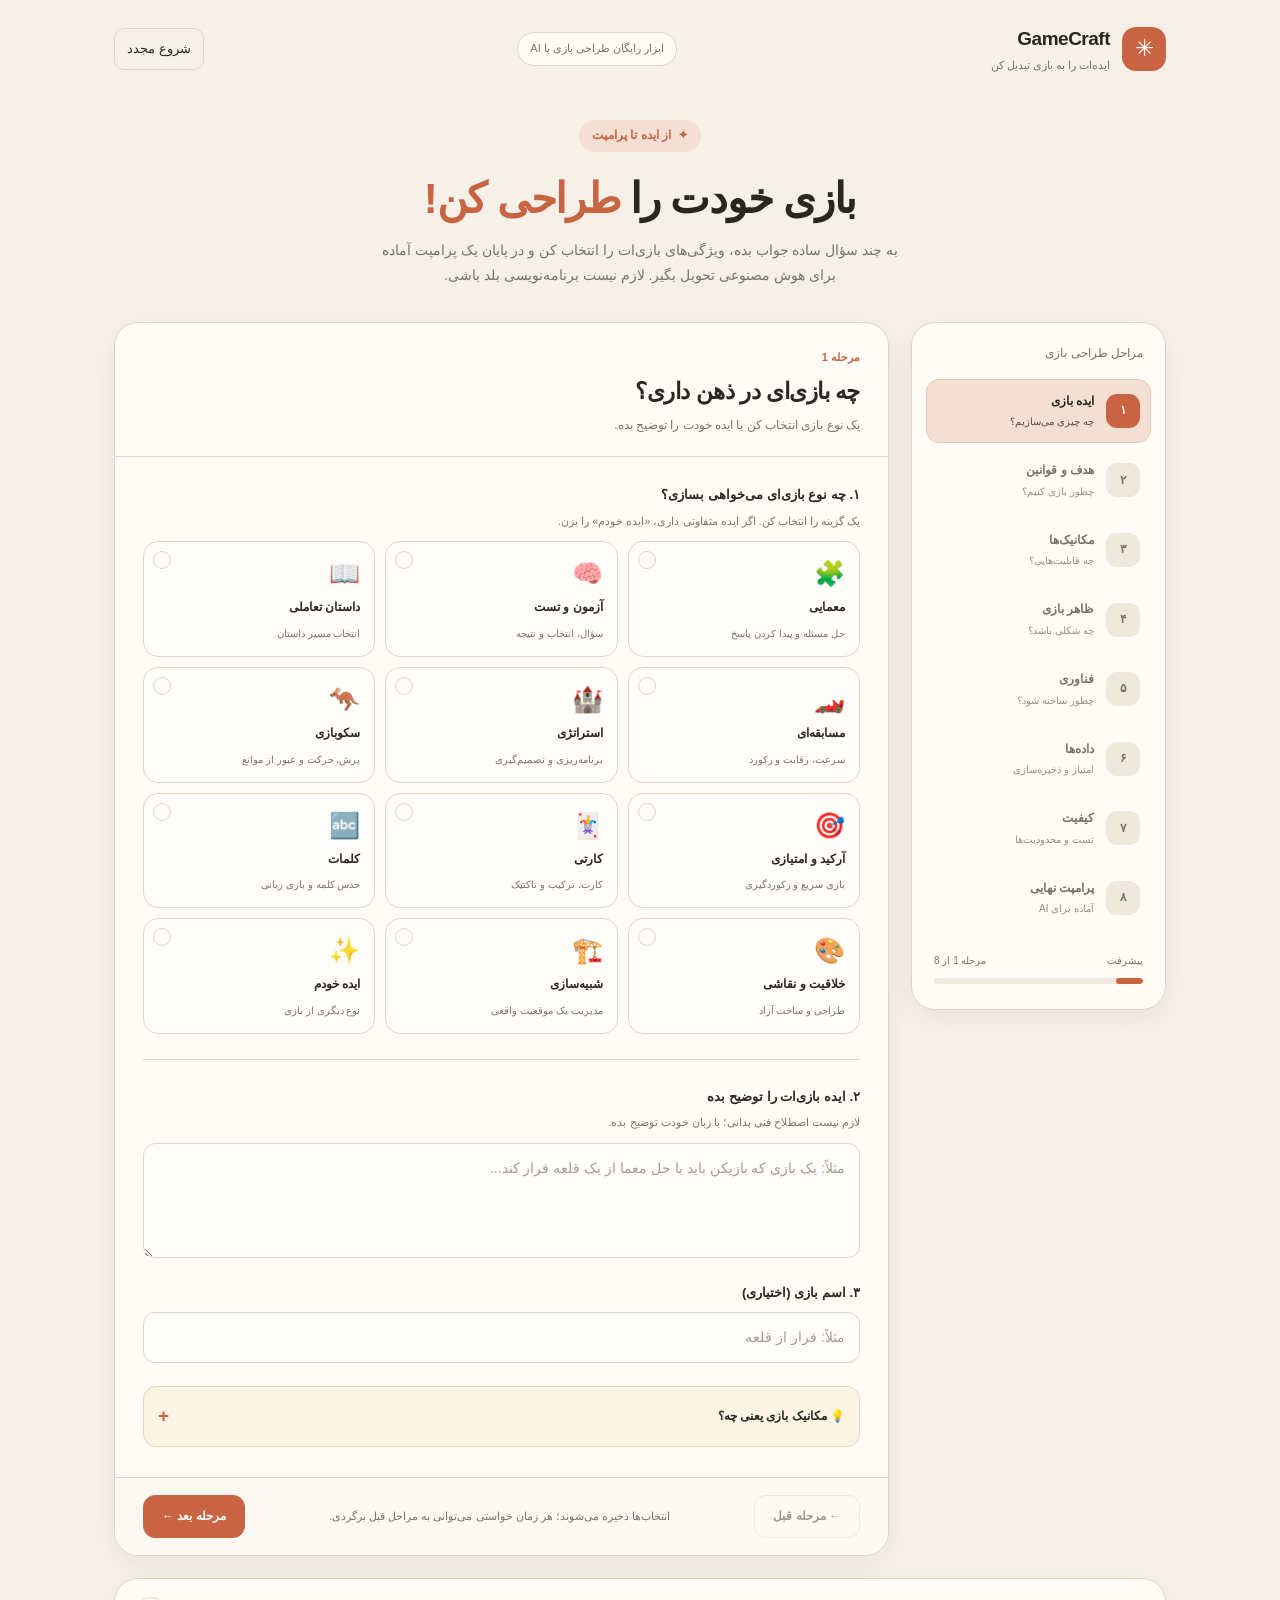
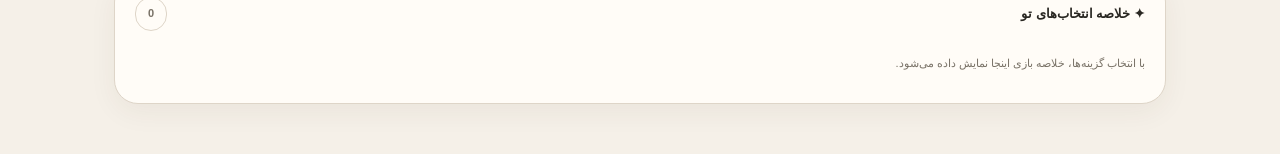
<file: projects/game-craft/game-craft.html>
<!DOCTYPE html>
<html lang="fa" dir="rtl">
<head>
<meta charset="UTF-8">
<meta name="viewport" content="width=device-width, initial-scale=1.0">
<meta name="theme-color" content="#F5F0E8">
<title>GameCraft — سازنده پرامپت بازی</title>

<style>
/* =========================================
   1. DESIGN TOKENS
   Claude-inspired warm visual theme
========================================= */
:root {
  --bg: #F5F0E8;
  --surface: #FFFCF7;
  --surface-2: #EFE8DD;
  --text: #292722;
  --muted: #797267;
  --border: #DED5C8;
  --primary: #C96442;
  --primary-hover: #AE5032;
  --primary-soft: #F4DFD4;
  --success: #47745A;
  --radius-sm: 10px;
  --radius-md: 16px;
  --radius-lg: 24px;
  --shadow: 0 8px 28px rgba(60, 45, 30, .06);
  --font: Tahoma, Arial, sans-serif;
}

* {
  box-sizing: border-box;
}

html {
  scroll-behavior: smooth;
}

body {
  margin: 0;
  background: var(--bg);
  color: var(--text);
  font-family: var(--font);
  font-size: 14px;
  line-height: 1.8;
}

button,
input,
textarea,
select {
  font: inherit;
}

button {
  cursor: pointer;
}

button:focus-visible,
input:focus-visible,
textarea:focus-visible,
select:focus-visible {
  outline: 3px solid rgba(201, 100, 66, .35);
  outline-offset: 3px;
}

button:disabled {
  opacity: .45;
  cursor: not-allowed;
}

.hidden {
  display: none !important;
}

/* =========================================
   2. APP HEADER
========================================= */
.app-header {
  max-width: 1100px;
  margin: auto;
  padding: 22px 24px;
  display: flex;
  align-items: center;
  justify-content: space-between;
  gap: 16px;
}

.brand {
  display: flex;
  align-items: center;
  gap: 12px;
}

.brand-icon {
  width: 44px;
  height: 44px;
  display: grid;
  place-items: center;
  background: var(--primary);
  color: white;
  border-radius: 14px;
  font-size: 23px;
}

.brand-name {
  font-size: 19px;
  font-weight: 800;
  letter-spacing: -.5px;
}

.brand-caption {
  color: var(--muted);
  font-size: 11px;
}

.header-badge {
  border: 1px solid var(--border);
  background: var(--surface);
  color: var(--muted);
  border-radius: 30px;
  padding: 6px 12px;
  font-size: 11px;
}

/* =========================================
   3. PAGE LAYOUT
========================================= */
.app-container {
  max-width: 1100px;
  margin: 10px auto 50px;
  padding: 0 24px;
}

.hero {
  text-align: center;
  max-width: 650px;
  margin: 22px auto 34px;
}

.hero-label {
  display: inline-flex;
  align-items: center;
  gap: 7px;
  color: var(--primary);
  background: var(--primary-soft);
  padding: 5px 13px;
  border-radius: 30px;
  font-size: 12px;
  font-weight: bold;
}

.hero h1 {
  font-size: clamp(27px, 4vw, 42px);
  line-height: 1.5;
  letter-spacing: -1.2px;
  margin: 15px 0 8px;
}

.hero h1 span {
  color: var(--primary);
}

.hero p {
  color: var(--muted);
  font-size: 14px;
  max-width: 530px;
  margin: auto;
}

/* =========================================
   4. WIZARD SHELL
========================================= */
.wizard-layout {
  display: grid;
  grid-template-columns: 255px minmax(0, 1fr);
  gap: 22px;
  align-items: start;
}

.sidebar,
.wizard-card,
.summary-card {
  background: var(--surface);
  border: 1px solid var(--border);
  border-radius: var(--radius-lg);
  box-shadow: var(--shadow);
}

/* =========================================
   5. SIDEBAR / STEPPER
========================================= */
.sidebar {
  padding: 20px 14px;
  position: sticky;
  top: 16px;
}

.sidebar-title {
  font-size: 12px;
  color: var(--muted);
  margin: 0 8px 14px;
}

.steps-list {
  display: flex;
  flex-direction: column;
  gap: 5px;
}

.step-item {
  display: flex;
  align-items: center;
  gap: 12px;
  width: 100%;
  padding: 11px 10px;
  border: 1px solid transparent;
  background: transparent;
  color: var(--muted);
  text-align: right;
  border-radius: 13px;
  transition: background .2s, color .2s;
}

.step-item:hover {
  background: var(--surface-2);
}

.step-item.active {
  background: var(--primary-soft);
  border-color: #E8C7B8;
  color: var(--text);
}

.step-item.completed .step-number {
  background: var(--success);
  color: white;
}

.step-number {
  width: 34px;
  height: 34px;
  flex: 0 0 34px;
  display: grid;
  place-items: center;
  border-radius: 11px;
  background: var(--surface-2);
  color: var(--muted);
  font-size: 12px;
  font-weight: bold;
}

.step-item.active .step-number {
  background: var(--primary);
  color: white;
}

.step-label {
  font-size: 12px;
  font-weight: bold;
}

.step-description {
  font-size: 10px;
  opacity: .8;
  margin-top: 1px;
}

.sidebar-progress {
  margin: 22px 8px 5px;
}

.progress-meta {
  display: flex;
  justify-content: space-between;
  color: var(--muted);
  font-size: 10px;
  margin-bottom: 8px;
}

.progress-track {
  height: 6px;
  background: var(--surface-2);
  border-radius: 10px;
  overflow: hidden;
}

.progress-fill {
  height: 100%;
  width: 0%;
  background: var(--primary);
  border-radius: inherit;
  transition: width .3s ease;
}

/* =========================================
   6. MAIN WIZARD CARD
========================================= */
.wizard-card {
  min-width: 0;
  overflow: hidden;
}

.wizard-card-header {
  padding: 25px 28px 20px;
  border-bottom: 1px solid var(--border);
}

.step-kicker {
  color: var(--primary);
  font-size: 11px;
  font-weight: bold;
  margin-bottom: 5px;
}

.step-heading {
  margin: 0;
  font-size: 23px;
  line-height: 1.6;
  letter-spacing: -.5px;
}

.step-subtitle {
  color: var(--muted);
  margin: 5px 0 0;
  font-size: 12px;
}

.wizard-content {
  padding: 26px 28px 30px;
  min-height: 360px;
}

.wizard-footer {
  padding: 17px 28px;
  border-top: 1px solid var(--border);
  display: flex;
  align-items: center;
  justify-content: space-between;
  gap: 12px;
  background: #FCF8F2;
}

.footer-hint {
  font-size: 11px;
  color: var(--muted);
}

/* =========================================
   7. BUTTONS
========================================= */
.btn {
  border: 1px solid var(--border);
  background: var(--surface);
  color: var(--text);
  padding: 10px 18px;
  border-radius: 12px;
  display: inline-flex;
  align-items: center;
  justify-content: center;
  gap: 8px;
  font-weight: bold;
  font-size: 12px;
  transition: background .2s, transform .2s;
}

.btn:hover:not(:disabled) {
  transform: translateY(-1px);
  background: var(--surface-2);
}

.btn-primary {
  color: white;
  background: var(--primary);
  border-color: var(--primary);
}

.btn-primary:hover:not(:disabled) {
  background: var(--primary-hover);
}

.btn-quiet {
  border-color: transparent;
  background: transparent;
}

.btn-small {
  padding: 7px 11px;
  font-size: 11px;
}

/* =========================================
   8. FORM ELEMENTS
========================================= */
.field {
  margin-bottom: 23px;
}

.field:last-child {
  margin-bottom: 0;
}

.field-label {
  display: block;
  font-weight: bold;
  font-size: 13px;
  margin-bottom: 8px;
}

.field-hint {
  color: var(--muted);
  font-size: 11px;
  margin: -3px 0 10px;
}

.text-input,
.text-area,
.select-input {
  display: block;
  width: 100%;
  padding: 12px 14px;
  border: 1px solid var(--border);
  border-radius: 12px;
  background: #FFFEFB;
  color: var(--text);
  outline: none;
  transition: border-color .2s, box-shadow .2s;
}

.text-input:focus,
.text-area:focus,
.select-input:focus {
  border-color: var(--primary);
  box-shadow: 0 0 0 3px rgba(201, 100, 66, .09);
}

.text-area {
  min-height: 115px;
  resize: vertical;
}

.text-area::placeholder,
.text-input::placeholder {
  color: #A69C8E;
}

/* =========================================
   9. OPTION CARDS
========================================= */
.option-grid {
  display: grid;
  grid-template-columns: repeat(3, minmax(0, 1fr));
  gap: 10px;
}

.option-card {
  position: relative;
  min-width: 0;
}

.option-card input {
  position: absolute;
  opacity: 0;
  pointer-events: none;
}

.option-card label {
  display: flex;
  flex-direction: column;
  align-items: flex-start;
  gap: 6px;
  min-height: 108px;
  padding: 14px;
  border: 1px solid var(--border);
  border-radius: 15px;
  background: #FFFEFB;
  cursor: pointer;
  transition: border-color .2s, background .2s, transform .2s;
}

.option-card label:hover {
  border-color: #D8A18C;
  transform: translateY(-2px);
}

.option-card input:checked + label {
  background: var(--primary-soft);
  border-color: var(--primary);
  box-shadow: inset 0 0 0 1px var(--primary);
}

.option-card input:focus-visible + label {
  outline: 3px solid rgba(201, 100, 66, .35);
  outline-offset: 2px;
}

.option-icon {
  font-size: 25px;
  line-height: 1.4;
}

.option-title {
  font-size: 12px;
  font-weight: bold;
}

.option-description {
  color: var(--muted);
  font-size: 10px;
  line-height: 1.7;
}

/* =========================================
   10. COLLAPSIBLE HELP
========================================= */
.help-box {
  margin-top: 18px;
  border: 1px solid #E6D7B8;
  background: #FBF4E5;
  border-radius: 13px;
  overflow: hidden;
}

.help-box summary {
  list-style: none;
  cursor: pointer;
  display: flex;
  align-items: center;
  gap: 9px;
  padding: 12px 14px;
  font-size: 12px;
  font-weight: bold;
}

.help-box summary::-webkit-details-marker {
  display: none;
}

.help-box summary::after {
  content: "+";
  margin-right: auto;
  font-size: 19px;
  color: var(--primary);
}

.help-box[open] summary::after {
  content: "−";
}

.help-content {
  padding: 0 14px 14px;
  color: #665B4A;
  font-size: 12px;
}

.help-content p {
  margin: 0 0 8px;
}

.help-content p:last-child {
  margin-bottom: 0;
}

/* =========================================
   11. SUMMARY PANEL
========================================= */
.summary-card {
  margin-top: 22px;
  padding: 18px 20px;
}

.summary-heading {
  display: flex;
  align-items: center;
  justify-content: space-between;
  gap: 10px;
  font-weight: bold;
  font-size: 13px;
  margin-bottom: 12px;
}

.summary-content {
  display: flex;
  flex-wrap: wrap;
  gap: 8px;
}

.summary-chip {
  border: 1px solid var(--border);
  background: var(--surface-2);
  border-radius: 30px;
  padding: 5px 10px;
  color: var(--muted);
  font-size: 10px;
}

.summary-empty {
  color: var(--muted);
  font-size: 11px;
}

/* =========================================
   12. TOAST NOTIFICATION
========================================= */
.toast {
  position: fixed;
  z-index: 1000;
  bottom: 22px;
  left: 50%;
  transform: translate(-50%, 20px);
  background: #292722;
  color: white;
  padding: 11px 18px;
  border-radius: 12px;
  font-size: 12px;
  opacity: 0;
  pointer-events: none;
  transition: opacity .25s, transform .25s;
  box-shadow: 0 6px 24px rgba(0, 0, 0, .15);
}

.toast.show {
  opacity: 1;
  transform: translate(-50%, 0);
}

/* =========================================
   13. RESPONSIVE
========================================= */
@media (max-width: 800px) {
  .wizard-layout {
    grid-template-columns: 1fr;
  }

  .sidebar {
    position: static;
    padding: 12px;
  }

  .sidebar-title,
  .sidebar-progress {
    display: none;
  }

  .steps-list {
    flex-direction: row;
    overflow-x: auto;
    gap: 7px;
    padding-bottom: 3px;
  }

  .step-item {
    flex: 0 0 47px;
    width: 47px;
    justify-content: center;
    padding: 5px;
  }

  .step-item > div:last-child {
    display: none;
  }

  .step-number {
    width: 34px;
    height: 34px;
  }

  .hero {
    margin-top: 10px;
  }

  .option-grid {
    grid-template-columns: repeat(2, minmax(0, 1fr));
  }
}

@media (max-width: 480px) {
  .app-header {
    padding: 16px;
  }

  .app-container {
    padding: 0 12px;
    margin-top: 5px;
  }

  .brand-name {
    font-size: 16px;
  }

  .header-badge {
    font-size: 10px;
    padding: 5px 8px;
  }

  .hero h1 {
    font-size: 28px;
  }

  .wizard-card-header {
    padding: 20px 17px 16px;
  }

  .wizard-content {
    padding: 20px 17px 24px;
    min-height: 300px;
  }

  .wizard-footer {
    padding: 14px 17px;
  }

  .step-heading {
    font-size: 20px;
  }

  .option-grid {
    gap: 8px;
  }

  .option-card label {
    min-height: 100px;
    padding: 11px;
  }

  .footer-hint {
    display: none;
  }

  .btn {
    padding: 10px 13px;
  }
}

@media (prefers-reduced-motion: reduce) {
  *,
  *::before,
  *::after {
    scroll-behavior: auto !important;
    animation-duration: .01ms !important;
    transition-duration: .01ms !important;
  }
}
</style>
</head>

<body>

<header class="app-header">
  <div class="brand">
    <div class="brand-icon" aria-hidden="true">✳</div>
    <div>
      <div class="brand-name">GameCraft</div>
      <div class="brand-caption">ایده‌ات را به بازی تبدیل کن</div>
    </div>
  </div>

  <div class="header-badge">ابزار رایگان طراحی بازی با AI</div>
</header>

<main class="app-container">

  <section class="hero">
    <div class="hero-label">
      <span>✦</span>
      <span>از ایده تا پرامپت</span>
    </div>

    <h1>بازی خودت را <span>طراحی کن!</span></h1>

    <p>
      به چند سؤال ساده جواب بده، ویژگی‌های بازی‌ات را انتخاب کن
      و در پایان یک پرامپت آماده برای هوش مصنوعی تحویل بگیر.
      لازم نیست برنامه‌نویسی بلد باشی.
    </p>
  </section>

  <section class="wizard-layout">

    <!-- SIDEBAR: STEPS -->
    <aside class="sidebar">
      <p class="sidebar-title">مراحل طراحی بازی</p>

      <nav class="steps-list" id="stepsList" aria-label="مراحل ویزارد">

        <button class="step-item active" type="button" data-step="0">
          <span class="step-number">۱</span>
          <div>
            <div class="step-label">ایده بازی</div>
            <div class="step-description">چه چیزی می‌سازیم؟</div>
          </div>
        </button>

        <button class="step-item" type="button" data-step="1">
          <span class="step-number">۲</span>
          <div>
            <div class="step-label">هدف و قوانین</div>
            <div class="step-description">چطور بازی کنیم؟</div>
          </div>
        </button>

        <button class="step-item" type="button" data-step="2">
          <span class="step-number">۳</span>
          <div>
            <div class="step-label">مکانیک‌ها</div>
            <div class="step-description">چه قابلیت‌هایی؟</div>
          </div>
        </button>

        <button class="step-item" type="button" data-step="3">
          <span class="step-number">۴</span>
          <div>
            <div class="step-label">ظاهر بازی</div>
            <div class="step-description">چه شکلی باشد؟</div>
          </div>
        </button>

        <button class="step-item" type="button" data-step="4">
          <span class="step-number">۵</span>
          <div>
            <div class="step-label">فناوری</div>
            <div class="step-description">چطور ساخته شود؟</div>
          </div>
        </button>

        <button class="step-item" type="button" data-step="5">
          <span class="step-number">۶</span>
          <div>
            <div class="step-label">داده‌ها</div>
            <div class="step-description">امتیاز و ذخیره‌سازی</div>
          </div>
        </button>

        <button class="step-item" type="button" data-step="6">
          <span class="step-number">۷</span>
          <div>
            <div class="step-label">کیفیت</div>
            <div class="step-description">تست و محدودیت‌ها</div>
          </div>
        </button>

        <button class="step-item" type="button" data-step="7">
          <span class="step-number">۸</span>
          <div>
            <div class="step-label">پرامپت نهایی</div>
            <div class="step-description">آماده برای AI</div>
          </div>
        </button>

      </nav>

      <div class="sidebar-progress">
        <div class="progress-meta">
          <span>پیشرفت</span>
          <span id="progressText">مرحله ۱ از ۸</span>
        </div>
        <div
          class="progress-track"
          role="progressbar"
          aria-label="پیشرفت مراحل"
          aria-valuemin="0"
          aria-valuemax="100"
          aria-valuenow="12"
          id="progressTrack"
        >
          <div class="progress-fill" id="progressFill"></div>
        </div>
      </div>
    </aside>

    <!-- MAIN WIZARD -->
    <section class="wizard-card" aria-live="polite">

      <header class="wizard-card-header">
        <div class="step-kicker" id="stepKicker">مرحله ۱ · شروع خلاقیت</div>
        <h2 class="step-heading" id="stepHeading">چه بازی‌ای در ذهن داری؟</h2>
        <p class="step-subtitle" id="stepSubtitle">
          یک نوع بازی انتخاب کن یا ایده خودت را توضیح بده.
        </p>
      </header>

      <!--
        پارت ۲:
        محتوای مرحله‌های ۱ تا ۴
        از اینجا اضافه می‌شود.
      -->
      <div class="wizard-content" id="wizardContent">
        <div id="partOnePlaceholder">
          <p>محتوای مراحل در پارت‌های بعدی اضافه خواهد شد.</p>
        </div>
      </div>

      <footer class="wizard-footer">
        <button
          type="button"
          class="btn"
          id="prevBtn"
          disabled
        >
          ← مرحله قبل
        </button>

        <span class="footer-hint" id="footerHint">
          می‌توانی بعداً انتخاب‌هایت را تغییر بدهی.
        </span>

        <button
          type="button"
          class="btn btn-primary"
          id="nextBtn"
        >
          مرحله بعد →
        </button>
      </footer>

    </section>

  </section>

  <!-- LIVE SUMMARY -->
  <section class="summary-card">
    <div class="summary-heading">
      <span>✦ خلاصه انتخاب‌های تو</span>
      <span class="header-badge" id="summaryCount">۰ انتخاب</span>
    </div>

    <div class="summary-content" id="summaryContent">
      <span class="summary-empty">
        با انتخاب گزینه‌ها، خلاصه بازی تو اینجا نمایش داده می‌شود.
      </span>
    </div>
  </section>

</main>

<div class="toast" id="toast" role="status" aria-live="polite"></div>

<!--
  محل ادامه کد جاوااسکریپت در پارت‌های بعدی.

  پارت ۲: فرم‌ها و محتوای مراحل ۱ تا ۴
  پارت ۳: مراحل ۵ تا ۸ و تولید پرامپت
  پارت ۴: منطق ویزارد، انتخاب‌ها، ذخیره‌سازی،
          خلاصه زنده و Copy for AI

  در پایان پارت ۴، تگ‌های script و body و html
  بسته خواهند شد.
-->
<!-- =====================================================
     PART 2 OF 4
     GameCraft: Wizard Steps 1–4
     Paste directly after Part 1
===================================================== -->

<style>
/* Additional wizard styles */

.section-divider {
  height: 1px;
  background: var(--border);
  margin: 25px 0;
}

.field-required {
  color: var(--primary);
  margin-right: 3px;
}

.selected-note {
  margin-top: 10px;
  font-size: 11px;
  color: var(--success);
}

.inline-fields {
  display: grid;
  grid-template-columns: repeat(2, minmax(0, 1fr));
  gap: 14px;
}

.option-card label {
  height: 100%;
}

.option-card input[type="checkbox"] + label::after,
.option-card input[type="radio"] + label::after {
  content: "";
  position: absolute;
  top: 10px;
  left: 10px;
  width: 16px;
  height: 16px;
  border: 1px solid var(--border);
  border-radius: 50%;
  background: var(--surface);
}

.option-card input[type="checkbox"] + label::after {
  border-radius: 5px;
}

.option-card input:checked + label::after {
  content: "✓";
  display: grid;
  place-items: center;
  background: var(--primary);
  color: white;
  border-color: var(--primary);
  font-size: 10px;
  font-weight: bold;
}

.choice-group {
  display: flex;
  flex-wrap: wrap;
  gap: 8px;
}

.choice-pill {
  position: relative;
}

.choice-pill input {
  position: absolute;
  opacity: 0;
  pointer-events: none;
}

.choice-pill label {
  display: inline-flex;
  align-items: center;
  justify-content: center;
  gap: 7px;
  padding: 8px 13px;
  background: var(--surface);
  border: 1px solid var(--border);
  border-radius: 30px;
  cursor: pointer;
  font-size: 11px;
  transition: all .2s;
}

.choice-pill input:checked + label {
  background: var(--primary-soft);
  border-color: var(--primary);
  color: var(--text);
}

.choice-pill input:focus-visible + label {
  outline: 3px solid rgba(201, 100, 66, .35);
  outline-offset: 2px;
}

.conditional-field {
  margin-top: 13px;
  padding: 15px;
  background: var(--surface-2);
  border-radius: 13px;
}

.counter-note {
  text-align: left;
  color: var(--muted);
  font-size: 10px;
  margin-top: 5px;
}

@media (max-width: 480px) {
  .inline-fields {
    grid-template-columns: 1fr;
  }
}
</style>

<script>
/* =====================================================
   GAMECRAFT DATA
   Shared state and helper functions
===================================================== */

window.GameCraft = window.GameCraft || {};

GameCraft.state = GameCraft.state || {
  currentStep: 0,
  answers: {},
  completedSteps: []
};

GameCraft.steps = GameCraft.steps || [
  {
    kicker: "مرحله ۱ · شروع خلاقیت",
    title: "چه بازی‌ای در ذهن داری؟",
    subtitle: "یک نوع بازی انتخاب کن یا ایده خودت را توضیح بده."
  },
  {
    kicker: "مرحله ۲ · هدف و قوانین",
    title: "بازیکن قرار است چه کاری انجام دهد؟",
    subtitle: "هدف بازی و قوانین اصلی آن را مشخص کن."
  },
  {
    kicker: "مرحله ۳ · مکانیک‌های بازی",
    title: "چه قابلیت‌هایی در بازی باشد؟",
    subtitle: "هر تعداد قابلیت که لازم داری انتخاب کن."
  },
  {
    kicker: "مرحله ۴ · ظاهر و تجربه",
    title: "بازی تو چه شکلی باشد؟",
    subtitle: "ظاهر، حس‌وحال، انیمیشن و کنترل‌ها را انتخاب کن."
  },
  {
    kicker: "مرحله ۵ · فناوری",
    title: "بازی چطور ساخته شود؟",
    subtitle: "روش ساخت را مشخص کن یا انتخاب را به AI بسپار."
  },
  {
    kicker: "مرحله ۶ · داده‌ها",
    title: "چه چیزهایی باید ذخیره شوند؟",
    subtitle: "امتیاز، پیشرفت و اطلاعات بازیکن را تنظیم کن."
  },
  {
    kicker: "مرحله ۷ · کیفیت",
    title: "چه انتظاری از نتیجه داری؟",
    subtitle: "محدودیت‌ها و استانداردهای اجرای بازی را مشخص کن."
  },
  {
    kicker: "مرحله ۸ · خروجی نهایی",
    title: "پرامپت بازی تو آماده است!",
    subtitle: "خلاصه را بررسی کن و پرامپت را برای AI کپی کن."
  }
];

/* Helper: create a safe HTML option */
GameCraft.option = function (
  group,
  value,
  icon,
  title,
  description = "",
  type = "checkbox"
) {
  const id = "gc-" + group + "-" +
    String(value).replace(/[^a-zA-Z0-9_-]/g, "-");

  return `
    <div class="option-card">
      <input
        type="${type}"
        id="${id}"
        name="${group}"
        value="${GameCraft.escape(value)}"
        data-group="${group}"
      >
      <label for="${id}">
        <span class="option-icon">${icon}</span>
        <span class="option-title">${title}</span>
        ${description
          ? `<span class="option-description">${description}</span>`
          : ""}
      </label>
    </div>
  `;
};

GameCraft.escape = function (value) {
  return String(value).replace(/[&<>"']/g, function (char) {
    return {
      "&": "&amp;",
      "<": "&lt;",
      ">": "&gt;",
      '"': "&quot;",
      "'": "&#39;"
    }[char];
  });
};

GameCraft.field = function (
  id,
  label,
  placeholder,
  hint = "",
  type = "textarea"
) {
  const safeId = GameCraft.escape(id);
  const safeLabel = GameCraft.escape(label);
  const safePlaceholder = GameCraft.escape(placeholder);

  if (type === "input") {
    return `
      <div class="field">
        <label class="field-label" for="${safeId}">
          ${safeLabel}
        </label>
        ${hint
          ? `<p class="field-hint">${hint}</p>`
          : ""}
        <input
          class="text-input"
          id="${safeId}"
          name="${safeId}"
          type="text"
          placeholder="${safePlaceholder}"
          data-field="${safeId}"
        >
      </div>
    `;
  }

  return `
    <div class="field">
      <label class="field-label" for="${safeId}">
        ${safeLabel}
      </label>
      ${hint
        ? `<p class="field-hint">${hint}</p>`
        : ""}
      <textarea
        class="text-area"
        id="${safeId}"
        name="${safeId}"
        placeholder="${safePlaceholder}"
        data-field="${safeId}"
      ></textarea>
    </div>
  `;
};

GameCraft.pills = function (group, options, type = "radio") {
  return `
    <div class="choice-group">
      ${options.map(function (item, index) {
        const id = "gc-pill-" + group + "-" + index;

        return `
          <div class="choice-pill">
            <input
              type="${type}"
              id="${id}"
              name="${group}"
              value="${GameCraft.escape(item.value)}"
              data-group="${group}"
            >
            <label for="${id}">
              ${item.icon || ""}
              ${item.label}
            </label>
          </div>
        `;
      }).join("")}
    </div>
  `;
};

GameCraft.help = function (title, content) {
  return `
    <details class="help-box">
      <summary>💡 ${title}</summary>
      <div class="help-content">
        ${content}
      </div>
    </details>
  `;
};

/* =====================================================
   STEP 1: GAME IDEA
===================================================== */

GameCraft.renderStep0 = function () {
  const types = [
    ["puzzle", "🧩", "معمایی", "حل مسئله و پیدا کردن پاسخ"],
    ["quiz", "🧠", "آزمون و تست", "سؤال، انتخاب و نتیجه"],
    ["story", "📖", "داستان تعاملی", "انتخاب مسیر داستان"],
    ["racing", "🏎️", "مسابقه‌ای", "سرعت، رقابت و رکورد"],
    ["strategy", "🏰", "استراتژی", "برنامه‌ریزی و تصمیم‌گیری"],
    ["platformer", "🦘", "سکوبازی", "پرش، حرکت و عبور از موانع"],
    ["arcade", "🎯", "آرکید و امتیازی", "بازی سریع و رکوردگیری"],
    ["cards", "🃏", "کارتی", "کارت، ترکیب و تاکتیک"],
    ["words", "🔤", "کلمات", "حدس کلمه و بازی زبانی"],
    ["creative", "🎨", "خلاقیت و نقاشی", "طراحی و ساخت آزاد"],
    ["simulation", "🏗️", "شبیه‌سازی", "مدیریت یک موقعیت واقعی"],
    ["custom", "✨", "ایده خودم", "نوع دیگری از بازی"]
  ];

  return `
    <div class="field">
      <span class="field-label">
        ۱. چه نوع بازی‌ای می‌خواهی بسازی؟
      </span>
      <p class="field-hint">
        یک گزینه را انتخاب کن. اگر ایده متفاوتی داری، «ایده خودم» را بزن.
      </p>

      <div class="option-grid" id="gameTypeGrid">
        ${types.map(function (item) {
          return GameCraft.option(
            "gameType",
            item[0],
            item[1],
            item[2],
            item[3],
            "radio"
          );
        }).join("")}
      </div>
    </div>

    <div class="section-divider"></div>

    ${GameCraft.field(
      "gameIdea",
      "۲. ایده بازی‌ات را توضیح بده",
      "مثلاً: یک بازی که بازیکن باید با حل معما از یک قلعه فرار کند...",
      "لازم نیست اصطلاح فنی بدانی؛ با زبان خودت توضیح بده."
    )}

    ${GameCraft.field(
      "gameName",
      "۳. اسم بازی (اختیاری)",
      "مثلاً: فرار از قلعه",
      "",
      "input"
    )}

    ${GameCraft.help(
      "مکانیک بازی یعنی چه؟",
      `
        <p>
          <strong>مکانیک</strong> یعنی کاری که بازیکن در بازی انجام می‌دهد.
          برای مثال، پریدن، حل معما، انتخاب جواب یا جمع‌آوری سکه.
        </p>
        <p>
          <strong>نمونه:</strong> «بازیکن باید ۵ کلید پیدا کند تا در خروجی باز شود.»
        </p>
      `
    )}
  `;
};

/* =====================================================
   STEP 2: GOAL AND RULES
===================================================== */

GameCraft.renderStep1 = function () {
  return `
    ${GameCraft.field(
      "playerGoal",
      "۱. هدف اصلی بازیکن چیست؟",
      "مثلاً: پیدا کردن گنج قبل از تمام شدن زمان..."
    )}

    <div class="field">
      <span class="field-label">۲. ساختار بازی چگونه باشد؟</span>
      ${GameCraft.pills("gameStructure", [
        { value: "levels", icon: "🪜", label: "مرحله‌ای" },
        { value: "endless", icon: "♾️", label: "بی‌پایان" },
        { value: "single", icon: "🎯", label: "یک دور کوتاه" },
        { value: "story", icon: "📖", label: "داستانی" }
      ])}
    </div>

    <div class="section-divider"></div>

    <div class="field">
      <span class="field-label">۳. شرایط پایان بازی</span>
      <p class="field-hint">
        می‌توانی چند مورد را انتخاب کنی.
      </p>
      <div class="option-grid">
        ${GameCraft.option(
          "endConditions", "win", "🏆", "شرط برد",
          "مثلاً رسیدن به هدف"
        )}
        ${GameCraft.option(
          "endConditions", "lose", "💥", "شرط باخت",
          "مثلاً تمام شدن جان‌ها"
        )}
        ${GameCraft.option(
          "endConditions", "timer", "⏱️", "پایان زمان",
          "تمام شدن تایمر"
        )}
        ${GameCraft.option(
          "endConditions", "free", "🕊️", "بدون باخت",
          "آزادی برای تجربه کردن"
        )}
      </div>
    </div>

    ${GameCraft.field(
      "gameRules",
      "۴. قوانین ویژه (اختیاری)",
      "مثلاً: بازیکن فقط سه فرصت دارد و هر پاسخ درست یک امتیاز می‌دهد..."
    )}

    ${GameCraft.help(
      "چطور قوانین خوب بنویسیم؟",
      `
        <p>قوانین باید مشخص کنند بازیکن چه کاری می‌تواند انجام دهد.</p>
        <p>
          <strong>مثال:</strong> هر پاسخ درست ۱۰ امتیاز دارد؛
          سه پاسخ اشتباه باعث پایان بازی می‌شود.
        </p>
        <p>
          اگر نمی‌دانی چه قوانینی مناسب‌اند، این بخش را خالی بگذار.
          پرامپت نهایی از AI می‌خواهد قوانین ساده و سازگار با ایده پیشنهاد کند.
        </p>
      `
    )}
  `;
};

/* =====================================================
   STEP 3: GAME MECHANICS
===================================================== */

GameCraft.renderStep2 = function () {
  const mechanics = [
    ["score", "🏆", "امتیاز", "افزایش امتیاز بازیکن"],
    ["timer", "⏱️", "تایمر", "محدودیت زمانی"],
    ["lives", "❤️", "جان محدود", "تعداد فرصت‌های بازیکن"],
    ["levels", "🪜", "مراحل", "پیشروی در بازی"],
    ["choices", "🔀", "انتخاب و پیامد", "تصمیم‌ها نتیجه دارند"],
    ["inventory", "🎒", "کوله‌پشتی", "نگهداری آیتم‌ها"],
    ["random", "🎲", "اتفاق تصادفی", "نتایج غیرقابل‌پیش‌بینی"],
    ["puzzle", "🧩", "معما", "حل مسئله برای پیشروی"],
    ["combo", "⚡", "ترکیب حرکات", "پاداش برای زنجیره حرکت‌ها"],
    ["unlock", "🔓", "قابلیت‌های قفل‌شده", "باز شدن محتوا"],
    ["save", "💾", "ذخیره پیشرفت", "ادامه از آخرین وضعیت"],
    ["achievements", "🏅", "دستاوردها", "پاداش برای رسیدن به هدف"],
    ["dragdrop", "✋", "کشیدن و رها کردن", "جابجایی با لمس یا ماوس"],
    ["matching", "🃏", "جفت‌یابی", "پیدا کردن موارد مرتبط"],
    ["physics", "⚙️", "حرکت و برخورد", "جاذبه و برخورد ساده"],
    ["drawing", "✏️", "طراحی آزاد", "کشیدن شکل با ماوس یا لمس"]
  ];

  return `
    <div class="field">
      <span class="field-label">
        قابلیت‌های موردنظر را انتخاب کن
      </span>
      <p class="field-hint">
        انتخاب چند گزینه مجاز است. فقط مواردی را انتخاب کن که واقعاً به بازی کمک می‌کنند.
      </p>

      <div class="option-grid">
        ${mechanics.map(function (item) {
          return GameCraft.option(
            "mechanics",
            item[0],
            item[1],
            item[2],
            item[3]
          );
        }).join("")}
      </div>
    </div>

    <div class="section-divider"></div>

    <div class="field">
      <span class="field-label">
        بازی چندنفره باشد؟
      </span>
      ${GameCraft.pills("multiplayer", [
        { value: "solo", icon: "👤", label: "تک‌نفره" },
        { value: "local", icon: "👥", label: "چندنفره روی یک دستگاه" },
        { value: "online", icon: "🌐", label: "چندنفره آنلاین" }
      ])}
      <p class="field-hint">
        بازی آنلاین معمولاً به سرور نیاز دارد و از نسخه تک‌فایلی پیچیده‌تر است.
      </p>
    </div>

    ${GameCraft.field(
      "customMechanics",
      "قابلیت دیگری در نظر داری؟ (اختیاری)",
      "مثلاً: امکان تغییر ظاهر شخصیت یا ساخت مرحله توسط بازیکن..."
    )}

    ${GameCraft.help(
      "آیا باید همه قابلیت‌ها را انتخاب کنم؟",
      `
        <p>
          نه! برای اولین نمونه، یک یا دو مکانیک اصلی کافی است.
          قابلیت‌های زیاد ممکن است ساخت بازی را دشوار و پرخطا کند.
        </p>
        <p>
          <strong>مثال:</strong> برای بازی حدس کلمه، انتخاب‌های مناسب
          می‌توانند امتیاز، تایمر و شروع مجدد باشند.
        </p>
      `
    )}
  `;
};

/* =====================================================
   STEP 4: VISUAL DESIGN AND UX
===================================================== */

GameCraft.renderStep3 = function () {
  return `
    <div class="field">
      <span class="field-label">۱. سبک بصری</span>
      ${GameCraft.pills("visualStyle", [
        { value: "minimal", icon: "◻️", label: "مینیمال" },
        { value: "cartoon", icon: "🎨", label: "کارتونی" },
        { value: "pixel", icon: "👾", label: "پیکسلی" },
        { value: "handdrawn", icon: "✏️", label: "دست‌کشیده" },
        { value: "neon", icon: "💜", label: "نئونی" },
        { value: "3d", icon: "🧊", label: "سه‌بعدی‌نما" },
        { value: "material", icon: "📱", label: "Material 3" }
      ])}
    </div>

    <div class="field">
      <span class="field-label">۲. تم رنگی</span>
      ${GameCraft.pills("colorTheme", [
        { value: "light", icon: "☀️", label: "روشن" },
        { value: "dark", icon: "🌙", label: "تاریک" },
        { value: "colorful", icon: "🌈", label: "رنگارنگ" },
        { value: "warm", icon: "🧡", label: "گرم و خاکی" },
        { value: "custom", icon: "🎨", label: "رنگ دلخواه" }
      ])}

      <div class="conditional-field hidden" id="customColorField">
        <label class="field-label" for="customColors">
          رنگ‌های دلخواه
        </label>
        <input
          class="text-input"
          id="customColors"
          data-field="customColors"
          placeholder="مثلاً کرم، نارنجی و قهوه‌ای"
        >
      </div>
    </div>

    <div class="field">
      <span class="field-label">۳. حس‌وحال بازی</span>
      ${GameCraft.pills("gameMood", [
        { value: "relaxing", icon: "🌿", label: "آرامش‌بخش" },
        { value: "funny", icon: "😂", label: "بامزه" },
        { value: "exciting", icon: "🔥", label: "هیجان‌انگیز" },
        { value: "mysterious", icon: "🔍", label: "مرموز" },
        { value: "competitive", icon: "🏁", label: "رقابتی" },
        { value: "educational", icon: "📚", label: "آموزشی" }
      ])}
    </div>

    <div class="section-divider"></div>

    <div class="field">
      <span class="field-label">۴. انیمیشن‌ها</span>
      ${GameCraft.pills("animationLevel", [
        { value: "none", label: "بدون انیمیشن" },
        { value: "simple", label: "ساده و روان" },
        { value: "rich", label: "پیشرفته" }
      ])}
    </div>

    <div class="field">
      <span class="field-label">۵. صدا</span>
      ${GameCraft.pills("soundLevel", [
        { value: "none", label: "بدون صدا" },
        { value: "sfx", label: "افکت صوتی" },
        { value: "music", label: "موسیقی و افکت" }
      ])}
    </div>

    <div class="field">
      <span class="field-label">۶. اجزای رابط کاربری</span>
      <div class="option-grid">
        ${GameCraft.option(
          "uiElements", "menu", "📋", "منوی اصلی",
          "شروع و تنظیمات"
        )}
        ${GameCraft.option(
          "uiElements", "hud", "📊", "نمایش وضعیت",
          "امتیاز، جان و تایمر"
        )}
        ${GameCraft.option(
          "uiElements", "progress", "📈", "نوار پیشرفت",
          "نمایش میزان پیشروی"
        )}
        ${GameCraft.option(
          "uiElements", "instructions", "💡", "راهنما",
          "آموزش نحوه بازی"
        )}
        ${GameCraft.option(
          "uiElements", "endScreen", "🏁", "صفحه پایان",
          "نتیجه و شروع مجدد"
        )}
        ${GameCraft.option(
          "uiElements", "settings", "⚙️", "تنظیمات",
          "کنترل صدا و ظاهر"
        )}
      </div>
    </div>

    <div class="field">
      <span class="field-label">۷. دستگاه هدف</span>
      ${GameCraft.pills("targetDevice", [
        { value: "mobile", icon: "📱", label: "موبایل" },
        { value: "desktop", icon: "💻", label: "کامپیوتر" },
        { value: "both", icon: "📱💻", label: "هر دو" }
      ])}
    </div>

    ${GameCraft.field(
      "visualNotes",
      "توضیحات ظاهری دلخواه (اختیاری)",
      "مثلاً: کارت‌های گرد، پس‌زمینه کرم، دکمه‌های بزرگ و انیمیشن نرم..."
    )}

    ${GameCraft.help(
      "UX و طراحی واکنش‌گرا یعنی چه؟",
      `
        <p>
          <strong>UX</strong> یعنی تجربه کاربر؛ بازی باید قابل‌فهم،
          راحت و لذت‌بخش باشد.
        </p>
        <p>
          <strong>طراحی واکنش‌گرا</strong> یعنی ظاهر بازی متناسب با
          اندازه صفحه موبایل یا کامپیوتر تغییر کند.
        </p>
        <p>
          <strong>Microinteraction</strong> یعنی واکنش کوچک رابط کاربری؛
          مثلاً دکمه هنگام کلیک تغییر کند یا پاسخ درست با انیمیشن نمایش داده شود.
        </p>
      `
    )}
  `;
};

/* =====================================================
   END OF PART 2
   Do not close the HTML document here.

   Part 3 will add:
   - Steps 5–8 content
   - Technology options
   - Data and storage options
   - Quality requirements
   - Final prompt preview and Copy for AI interface
===================================================== */
</script>
<!-- =====================================================
     PART 3 OF 4
     GameCraft: Wizard Steps 5–8
     Paste directly after Part 2
===================================================== -->

<style>
/* Part 3 additional styles */

.tech-note {
  padding: 13px 15px;
  background: #F5F0E8;
  border: 1px solid var(--border);
  border-radius: 12px;
  color: var(--muted);
  font-size: 11px;
  margin-top: 12px;
}

.tech-note strong {
  color: var(--text);
}

.prompt-preview {
  background: #292722;
  color: #F7F1E7;
  border-radius: 16px;
  padding: 18px;
  max-height: 450px;
  overflow: auto;
  direction: rtl;
  text-align: right;
  white-space: pre-wrap;
  overflow-wrap: anywhere;
  font-family: Tahoma, Arial, sans-serif;
  font-size: 12px;
  line-height: 2;
  border: 1px solid #49453D;
}

.prompt-toolbar {
  display: flex;
  align-items: center;
  justify-content: space-between;
  gap: 10px;
  flex-wrap: wrap;
  margin: 15px 0 10px;
}

.prompt-toolbar-title {
  font-size: 13px;
  font-weight: bold;
}

.prompt-actions {
  display: flex;
  flex-wrap: wrap;
  gap: 8px;
}

.btn-copy {
  background: #D97757;
  color: white;
  border-color: #D97757;
}

.btn-copy:hover:not(:disabled) {
  background: #BF6041;
}

.review-list {
  display: grid;
  gap: 10px;
  margin-bottom: 22px;
}

.review-item {
  display: flex;
  align-items: flex-start;
  gap: 12px;
  padding: 12px;
  border: 1px solid var(--border);
  border-radius: 12px;
  background: #FFFEFB;
}

.review-icon {
  font-size: 20px;
}

.review-label {
  font-size: 11px;
  color: var(--muted);
}

.review-value {
  font-size: 12px;
  font-weight: bold;
  overflow-wrap: anywhere;
}

.complexity-grid {
  display: grid;
  grid-template-columns: repeat(3, minmax(0, 1fr));
  gap: 10px;
}

.complexity-card {
  position: relative;
}

.complexity-card input {
  position: absolute;
  opacity: 0;
}

.complexity-card label {
  display: block;
  height: 100%;
  padding: 13px;
  background: #FFFEFB;
  border: 1px solid var(--border);
  border-radius: 13px;
  cursor: pointer;
}

.complexity-card input:checked + label {
  background: var(--primary-soft);
  border-color: var(--primary);
}

.complexity-card input:focus-visible + label {
  outline: 3px solid rgba(201, 100, 66, .35);
  outline-offset: 2px;
}

.complexity-card strong {
  display: block;
  font-size: 12px;
  margin-bottom: 5px;
}

.complexity-card span {
  display: block;
  font-size: 10px;
  color: var(--muted);
}

.review-warning {
  padding: 12px 14px;
  border-radius: 12px;
  background: #FBF4E5;
  border: 1px solid #E6D7B8;
  font-size: 11px;
  margin-bottom: 16px;
}

@media (max-width: 480px) {
  .complexity-grid {
    grid-template-columns: 1fr;
  }

  .prompt-preview {
    padding: 13px;
    max-height: 350px;
  }
}
</style>

<script>
/* =====================================================
   GAMECRAFT: STEP 5 — TECHNOLOGY
===================================================== */

GameCraft.renderStep4 = function () {
  return `
    <div class="field">
      <span class="field-label">۱. خروجی بازی</span>
      <p class="field-hint">
        برای شروع، پیشنهاد می‌کنیم گزینه اول را انتخاب کنی.
      </p>

      ${GameCraft.pills("outputFormat", [
        {
          value: "single",
          icon: "📄",
          label: "یک فایل HTML"
        },
        {
          value: "multi",
          icon: "📁",
          label: "پروژه چندفایلی"
        },
        {
          value: "ai",
          icon: "🤖",
          label: "انتخاب توسط AI"
        }
      ])}

      <div class="tech-note">
        <strong>فایل HTML مستقل:</strong>
        کد، ظاهر و منطق بازی در یک فایل قرار می‌گیرند.
        برای بازی‌های ساده و نمونه‌های اولیه انتخاب مناسبی است.
      </div>
    </div>

    <div class="field">
      <span class="field-label">۲. فناوری ساخت</span>
      ${GameCraft.pills("technology", [
        {
          value: "vanilla",
          icon: "🌐",
          label: "HTML + CSS + JS"
        },
        {
          value: "libraries",
          icon: "🧰",
          label: "کتابخانه‌های کمکی"
        },
        {
          value: "ai",
          icon: "🤖",
          label: "انتخاب توسط AI"
        }
      ])}
    </div>

    <div class="field">
      <span class="field-label">۳. ساختار کد</span>
      ${GameCraft.pills("codeStructure", [
        {
          value: "simple",
          icon: "🧒",
          label: "ساده و مبتدی"
        },
        {
          value: "modular",
          icon: "🧩",
          label: "ماژولار و قابل توسعه"
        },
        {
          value: "ai",
          icon: "🤖",
          label: "متناسب با بازی"
        }
      ])}
    </div>

    <div class="field">
      <span class="field-label">۴. سطح پیچیدگی پروژه</span>

      <div class="complexity-grid">
        ${[
          {
            value: "poc",
            title: "نمونه اولیه",
            desc: "کوچک، سریع و مناسب آزمایش ایده"
          },
          {
            value: "mvp",
            title: "نسخه قابل استفاده",
            desc: "بازی کامل با امکانات ضروری"
          },
          {
            value: "advanced",
            title: "پیشرفته",
            desc: "امکانات بیشتر در صورت نیاز واقعی"
          }
        ].map(function (item, index) {
          const id = "gc-complexity-" + index;

          return `
            <div class="complexity-card">
              <input
                type="radio"
                name="complexity"
                id="${id}"
                value="${item.value}"
                data-group="complexity"
              >
              <label for="${id}">
                <strong>${item.title}</strong>
                <span>${item.desc}</span>
              </label>
            </div>
          `;
        }).join("")}
      </div>
    </div>

    <div class="field">
      <span class="field-label">۵. کتابخانه یا ابزار خاص (اختیاری)</span>
      <input
        class="text-input"
        id="preferredLibrary"
        data-field="preferredLibrary"
        placeholder="مثلاً GSAP برای انیمیشن یا Chart.js برای نمودار"
      >
      <p class="field-hint">
        اگر ابزار خاصی مدنظر نداری، خالی بگذار.
      </p>
    </div>

    ${GameCraft.help(
      "کتابخانه، POC و MVP چه معنایی دارند؟",
      `
        <p>
          <strong>کتابخانه:</strong>
          کد آماده‌ای که قابلیت خاصی را ساده‌تر می‌کند.
        </p>
        <p>
          <strong>POC:</strong>
          نمونه کوچک برای بررسی اینکه ایده شدنی است یا نه.
        </p>
        <p>
          <strong>MVP:</strong>
          کوچک‌ترین نسخه‌ای که قابلیت‌های اصلی و قابل استفاده بازی را دارد.
        </p>
        <p>
          برای شروع معمولاً POC بهترین انتخاب است؛
          اول بازی را قابل اجرا کن، بعد قابلیت اضافه کن.
        </p>
      `
    )}
  `;
};

/* =====================================================
   GAMECRAFT: STEP 6 — DATA AND SAVING
===================================================== */

GameCraft.renderStep5 = function () {
  return `
    <div class="field">
      <span class="field-label">۱. چه اطلاعاتی در بازی نیاز داری؟</span>
      <p class="field-hint">
        فقط موارد موردنیاز را انتخاب کن.
      </p>

      <div class="option-grid">
        ${GameCraft.option(
          "dataFeatures", "score", "🏆", "امتیاز و رکورد",
          "ثبت بهترین نتیجه"
        )}
        ${GameCraft.option(
          "dataFeatures", "progress", "📈", "پیشرفت مراحل",
          "ذخیره مرحله فعلی"
        )}
        ${GameCraft.option(
          "dataFeatures", "profile", "👤", "پروفایل بازیکن",
          "مثلاً نام و آواتار"
        )}
        ${GameCraft.option(
          "dataFeatures", "questions", "❓", "بانک سؤال",
          "محتوای قابل تغییر"
        )}
        ${GameCraft.option(
          "dataFeatures", "items", "🎒", "آیتم‌ها",
          "اشیا و وسایل بازی"
        )}
        ${GameCraft.option(
          "dataFeatures", "leaderboard", "🥇", "جدول رتبه‌بندی",
          "مقایسه نتایج بازیکنان"
        )}
        ${GameCraft.option(
          "dataFeatures", "report", "📊", "گزارش عملکرد",
          "خلاصه نتیجه بازی"
        )}
        ${GameCraft.option(
          "dataFeatures", "custom", "🗂️", "داده سفارشی",
          "اطلاعات مخصوص بازی"
        )}
      </div>
    </div>

    <div class="section-divider"></div>

    <div class="field">
      <span class="field-label">۲. اطلاعات کجا ذخیره شوند؟</span>
      ${GameCraft.pills("storage", [
        {
          value: "none",
          icon: "🚫",
          label: "بدون ذخیره‌سازی"
        },
        {
          value: "local",
          icon: "💾",
          label: "در مرورگر"
        },
        {
          value: "cloud",
          icon: "☁️",
          label: "سرور یا فضای ابری"
        },
        {
          value: "ai",
          icon: "🤖",
          label: "پیشنهاد AI"
        }
      ])}

      <div class="conditional-field hidden" id="cloudStorageField">
        <p class="field-hint">
          ذخیره‌سازی ابری معمولاً به سرور، تنظیمات امنیتی و گاهی حساب کاربری نیاز دارد.
          این بخش برای نسخه تک‌فایلی ساده مناسب نیست.
        </p>

        <label class="field-label" for="cloudNotes">
          توضیحات ذخیره‌سازی ابری
        </label>

        <textarea
          class="text-area"
          id="cloudNotes"
          data-field="cloudNotes"
          placeholder="مثلاً: کاربران با حساب کاربری وارد شوند و پیشرفتشان روی سرور ذخیره شود..."
        ></textarea>
      </div>
    </div>

    <div class="field">
      <span class="field-label">۳. محتوای بازی چگونه تعریف شود؟</span>
      ${GameCraft.pills("contentStructure", [
        {
          value: "inline",
          label: "داخل کد"
        },
        {
          value: "data",
          label: "جدا از منطق بازی"
        },
        {
          value: "ai",
          label: "انتخاب توسط AI"
        }
      ])}
      <p class="field-hint">
        جدا کردن محتوا کمک می‌کند سؤال‌ها، مراحل و آیتم‌ها را راحت‌تر تغییر بدهی.
      </p>
    </div>

    ${GameCraft.field(
      "dataNotes",
      "توضیحات بیشتر درباره داده‌ها (اختیاری)",
      "مثلاً: پاسخ‌های آزمون در یک آرایه باشند تا بعداً بتوانم سؤال‌ها را تغییر بدهم..."
    )}

    ${GameCraft.help(
      "Local Storage و JSON یعنی چه؟",
      `
        <p>
          <strong>Local Storage:</strong>
          فضایی در مرورگر برای نگهداری اطلاعات ساده؛
          اطلاعات به‌طور خودکار بین دستگاه‌های مختلف همگام نمی‌شوند.
        </p>
        <p>
          <strong>JSON:</strong>
          روشی متنی برای نگهداری داده‌ها به‌صورت ساختاریافته؛
          مثلاً فهرست سؤال‌ها و پاسخ‌ها.
        </p>
        <p>
          <strong>نکته:</strong>
          Local Storage برای رمز عبور یا اطلاعات حساس مناسب نیست.
        </p>
      `
    )}
  `;
};

/* =====================================================
   GAMECRAFT: STEP 7 — QUALITY
===================================================== */

GameCraft.renderStep6 = function () {
  const quality = [
    ["working", "✅", "همه دکمه‌ها کار کنند", "بدون کنترل‌های نمایشی و بی‌عملکرد"],
    ["restart", "🔄", "شروع مجدد", "شروع بازی از ابتدا"],
    ["responsive", "📱", "طراحی واکنش‌گرا", "مناسب موبایل و دسکتاپ"],
    ["touch", "👆", "کنترل لمسی", "مناسب صفحه‌های لمسی"],
    ["keyboard", "⌨️", "پشتیبانی از کیبورد", "در صورت تناسب با بازی"],
    ["feedback", "💬", "بازخورد فوری", "نمایش نتیجه انتخاب‌ها"],
    ["validation", "🛡️", "مدیریت ورودی نامعتبر", "جلوگیری از خطاهای رایج"],
    ["testing", "🧪", "آزمایش مسیرهای بازی", "بررسی شروع تا پایان"],
    ["accessibility", "♿", "دسترس‌پذیری", "خوانایی و کنترل قابل فهم"],
    ["reducedMotion", "🌿", "کاهش حرکت", "احترام به تنظیم کاهش انیمیشن"],
    ["comments", "📝", "توضیحات در کد", "قابل فهم برای مبتدی"],
    ["minimal", "🧹", "وابستگی حداقلی", "پرهیز از ابزارهای غیرضروری"]
  ];

  return `
    <div class="field">
      <span class="field-label">
        ۱. الزامات کیفیت
      </span>
      <p class="field-hint">
        پیشنهاد می‌شود این گزینه‌ها را فعال نگه داری.
      </p>

      <div class="option-grid">
        ${quality.map(function (item) {
          return GameCraft.option(
            "quality",
            item[0],
            item[1],
            item[2],
            item[3]
          );
        }).join("")}
      </div>
    </div>

    <div class="section-divider"></div>

    <div class="field">
      <span class="field-label">۲. سطح توضیحات کد</span>
      ${GameCraft.pills("codeComments", [
        {
          value: "beginner",
          icon: "🧒",
          label: "مناسب مبتدی"
        },
        {
          value: "normal",
          icon: "📝",
          label: "توضیحات ضروری"
        },
        {
          value: "minimal",
          icon: "⚡",
          label: "حداقلی"
        }
      ])}
    </div>

    <div class="field">
      <span class="field-label">۳. خروجی موردانتظار از AI</span>
      ${GameCraft.pills("delivery", [
        {
          value: "code",
          label: "کد بازی"
        },
        {
          value: "instructions",
          label: "کد + راهنمای اجرا"
        },
        {
          value: "full",
          label: "کد + تست + محدودیت‌ها"
        }
      ])}
    </div>

    <div class="field">
      <span class="field-label">۴. محدودیت‌های اضافی (اختیاری)</span>
      <textarea
        class="text-area"
        id="constraints"
        data-field="constraints"
        placeholder="مثلاً: بدون اینترنت، بدون نصب نرم‌افزار، بدون API پولی و بدون حساب کاربری..."
      ></textarea>
    </div>

    ${GameCraft.help(
      "چرا تست بازی مهم است؟",
      `
        <p>
          ممکن است بازی در ظاهر درست باشد اما دکمه‌ها کار نکنند،
          امتیاز اشتباه محاسبه شود یا شروع مجدد وضعیت قبلی را پاک نکند.
        </p>
        <p>
          از AI بخواه مسیرهای اصلی بازی را آزمایش کند و مشکلات را
          پیش از تحویل برطرف سازد.
        </p>
        <p>
          البته درخواست تست به‌تنهایی تضمین نمی‌کند که تمام خطاها پیدا شوند؛
          بازی را در مرورگر نیز امتحان کن.
        </p>
      `
    )}
  `;
};

/* =====================================================
   GAMECRAFT: STEP 8 — FINAL PROMPT PREVIEW
===================================================== */

GameCraft.renderStep7 = function () {
  return `
    <div class="review-warning">
      ✦ این پرامپت از انتخاب‌های تو ساخته می‌شود.
      قبل از کپی کردن، آن را بررسی کن.
      می‌توانی به مراحل قبلی برگردی و تغییرات ایجاد کنی.
    </div>

    <div class="review-list" id="finalReview">
      <div class="review-item">
        <span class="review-icon">🎮</span>
        <div>
          <div class="review-label">ایده بازی</div>
          <div class="review-value">در حال آماده‌سازی...</div>
        </div>
      </div>
    </div>

    <div class="prompt-toolbar">
      <div class="prompt-toolbar-title">پرامپت آماده برای هوش مصنوعی</div>
      <div class="prompt-actions">
        <button type="button" class="btn btn-small" id="refreshPromptBtn">
          ↻ به‌روزرسانی
        </button>
      </div>
    </div>

    <pre
      class="prompt-preview"
      id="promptPreview"
      dir="auto"
    >پرامپت پس از تکمیل مراحل ساخته می‌شود.</pre>

    <div class="prompt-actions" style="margin-top: 15px;">
      <button
        type="button"
        class="btn btn-primary btn-copy"
        id="copyPromptBtn"
      >
        📋 Copy for AI
      </button>

      <button
        type="button"
        class="btn"
        id="downloadPromptBtn"
      >
        ⬇ دریافت فایل متنی
      </button>
    </div>

    <div class="tech-note">
      <strong>روش استفاده:</strong>
      پرامپت را در ابزار کدنویسی هوش مصنوعی خود قرار بده.
      اگر ابزار از ساخت پروژه پشتیبانی می‌کند، از آن بخواه ابتدا نسخه کوچک
      و قابل‌بازی را بسازد و سپس امکانات اضافی را مرحله‌به‌مرحله اضافه کند.
    </div>
  `;
};

/* =====================================================
   END OF PART 3

   Part 4 will connect:
   - Wizard navigation
   - Form state and persistence
   - Live summary
   - Final prompt generation
   - Copy for AI
   - Download prompt
   - Conditional fields
   - Reset and error handling

   Do not close body/html yet.
===================================================== */
</script>
<script>
(function () {
  "use strict";

  const GC = window.GameCraft;

  if (!GC || !GC.state || !Array.isArray(GC.steps)) {
    console.error("GameCraft initialization failed. Check Parts 1–3.");
    return;
  }

  const STORAGE_KEY = "gamecraft-builder-v1";

  const $ = (selector, root = document) => root.querySelector(selector);
  const $$ = (selector, root = document) => Array.from(root.querySelectorAll(selector));

  /*
   * توابع رندر ممکن است روی GameCraft یا در محدوده سراسری تعریف شده باشند.
   * هر دو حالت پشتیبانی می‌شوند.
   */
  function getRenderer(index) {
    const names = [
      "renderStep0",
      "renderStep1",
      "renderStep2",
      "renderStep3",
      "renderStep4",
      "renderStep5",
      "renderStep6",
      "renderStep7"
    ];

    return GC[names[index]] ||
      window[names[index]] ||
      GC["step" + index] ||
      null;
  }

  const labels = {
    gameType: {
      puzzle: "معمایی",
      quiz: "آزمون و اطلاعات عمومی",
      story: "داستانی و انتخاب‌محور",
      racing: "مسابقه‌ای",
      strategy: "استراتژی",
      platformer: "سکوبازی",
      arcade: "آرکید",
      cards: "کارتی",
      words: "کلمات و واژه‌ها",
      creative: "خلاقانه",
      simulation: "شبیه‌سازی",
      custom: "ایده اختصاصی"
    },
    goal: {
      solve: "حل مسئله",
      learn: "یادگیری",
      score: "کسب امتیاز",
      survive: "زنده ماندن",
      explore: "اکتشاف",
      create: "خلق کردن",
      decide: "تصمیم‌گیری",
      compete: "رقابت",
      custom: "هدف اختصاصی"
    },
    structure: {
      levels: "مرحله‌ای",
      endless: "بدون پایان مشخص",
      single: "یک دور بازی",
      story: "مسیر داستانی"
    },
    endCondition: {
      win: "شرط برد",
      lose: "شرط باخت",
      timer: "محدودیت زمانی",
      free: "بدون برد و باخت"
    },
    multiplayer: {
      solo: "تک‌نفره",
      local: "چند بازیکن روی یک دستگاه",
      online: "چندبازیکن آنلاین",
      ai: "بازی با حریف هوش مصنوعی"
    },
    visualStyle: {
      minimal: "مینیمال",
      cartoon: "کارتونی",
      pixel: "پیکسل‌آرت",
      handdrawn: "دست‌کشیده",
      neon: "نئونی",
      threeD: "سه‌بعدی",
      material: "طراحی مدرن و تمیز"
    },
    colorTheme: {
      light: "روشن",
      dark: "تیره",
      colorful: "رنگارنگ",
      warm: "گرم",
      custom: "رنگ‌های سفارشی"
    },
    mood: {
      calm: "آرام",
      playful: "سرگرم‌کننده",
      mysterious: "مرموز",
      competitive: "رقابتی",
      serious: "جدی",
      educational: "آموزشی"
    },
    animation: {
      none: "بدون انیمیشن اضافی",
      subtle: "ملایم",
      expressive: "پر تحرک",
      polished: "روان و حرفه‌ای"
    },
    sound: {
      none: "بدون صدا",
      effects: "افکت صوتی",
      music: "موسیقی",
      both: "موسیقی و افکت صوتی"
    },
    targetDevice: {
      mobile: "موبایل",
      desktop: "کامپیوتر",
      both: "موبایل و کامپیوتر"
    },
    outputFormat: {
      single: "یک فایل HTML مستقل",
      multi: "چند فایل جداگانه",
      ai: "انتخاب ساختار مناسب توسط هوش مصنوعی"
    },
    technology: {
      vanilla: "HTML، CSS و JavaScript ساده",
      libraries: "استفاده از کتابخانه‌های مناسب",
      ai: "انتخاب فناوری مناسب توسط هوش مصنوعی"
    },
    codeStructure: {
      simple: "ساده و قابل فهم برای مبتدی",
      modular: "ماژولار و قابل توسعه",
      ai: "انتخاب ساختار مناسب توسط هوش مصنوعی"
    },
    complexity: {
      poc: "نمونه اولیه کوچک (POC)",
      mvp: "نسخه اولیه قابل استفاده (MVP)",
      advanced: "نسخه پیشرفته"
    },
    preferredLibrary: {
      none: "بدون کتابخانه اضافی",
      gsap: "GSAP برای انیمیشن",
      phaser: "Phaser برای بازی دوبعدی",
      pixi: "PixiJS برای گرافیک دوبعدی",
      other: "کتابخانه مناسب با انتخاب هوش مصنوعی"
    },
    storage: {
      none: "بدون ذخیره‌سازی",
      local: "ذخیره در مرورگر",
      cloud: "ذخیره‌سازی آنلاین",
      ai: "انتخاب روش مناسب توسط هوش مصنوعی"
    },
    contentStructure: {
      inline: "محتوا داخل کد",
      data: "جدا کردن محتوا از منطق بازی",
      ai: "انتخاب ساختار مناسب توسط هوش مصنوعی"
    },
    codeComments: {
      beginner: "توضیحات ساده و مناسب مبتدی",
      important: "توضیح بخش‌های مهم",
      minimal: "حداقل توضیحات"
    },
    delivery: {
      code: "فقط کد نهایی",
      instructions: "کد همراه راهنمای اجرا",
      full: "کد، راهنما و چک‌لیست آزمایش"
    },
    mechanics: {
      score: "امتیاز",
      timer: "زمان‌سنج",
      lives: "جان",
      levels: "مرحله‌ها",
      choices: "انتخاب‌ها",
      inventory: "موجودی و آیتم‌ها",
      random: "اتفاقات تصادفی",
      puzzle: "معما",
      combo: "ترکیب حرکات",
      unlock: "باز کردن قابلیت‌ها",
      save: "ذخیره پیشرفت",
      achievements: "دستاوردها",
      dragdrop: "کشیدن و رها کردن",
      matching: "تطبیق",
      physics: "فیزیک",
      drawing: "نقاشی"
    },
    dataFeatures: {
      score: "امتیاز",
      progress: "پیشرفت",
      profile: "پروفایل",
      questions: "پرسش‌ها",
      items: "آیتم‌ها",
      leaderboard: "جدول رتبه‌بندی",
      report: "گزارش نتیجه",
      custom: "داده اختصاصی"
    },
    quality: {
      buttons: "عملکرد صحیح دکمه‌ها",
      restart: "شروع مجدد",
      responsive: "طراحی واکنش‌گرا",
      touch: "کنترل لمسی",
      keyboard: "کنترل صفحه‌کلید",
      feedback: "بازخورد فوری",
      validation: "اعتبارسنجی ورودی‌ها",
      testing: "آزمایش سناریوها",
      accessibility: "دسترس‌پذیری",
      reducedMotion: "رعایت کاهش حرکت",
      comments: "توضیحات کد",
      dependencies: "حداقل وابستگی"
    },
    uiElements: {
      score: "نمایش امتیاز",
      timer: "نمایش زمان",
      progress: "نوار پیشرفت",
      instructions: "راهنما",
      pause: "توقف بازی",
      restart: "شروع مجدد",
      settings: "تنظیمات",
      results: "صفحه نتایج"
    }
  };

  function escapeHTML(value) {
    if (typeof GC.escape === "function") {
      return GC.escape(String(value ?? ""));
    }

    return String(value ?? "").replace(/[&<>"']/g, char => ({
      "&": "&amp;",
      "<": "&lt;",
      ">": "&gt;",
      '"': "&quot;",
      "'": "&#39;"
    })[char]);
  }

  function getAnswer(key) {
    return GC.state.answers[key];
  }

  function getText(key, fallback = "") {
    const value = getAnswer(key);

    if (Array.isArray(value)) return value.join("، ");
    if (value === undefined || value === null) return fallback;

    const text = String(value).trim();
    return text || fallback;
  }

  function getLabel(key, value) {
    if (Array.isArray(value)) {
      return value.map(item => getLabel(key, item)).filter(Boolean).join("، ");
    }

    if (value === undefined || value === null || value === "") return "";

    const map = labels[key];

    if (map && Object.prototype.hasOwnProperty.call(map, value)) {
      return map[value];
    }

    return String(value);
  }

  function getChoice(key, fallback = "مشخص نشده") {
    return getLabel(key, getAnswer(key)) || fallback;
  }

  function showToast(message) {
    const toast = $("#toast");
    if (!toast) {
      console.info(message);
      return;
    }

    toast.textContent = message;
    toast.classList.add("show");

    clearTimeout(showToast.timer);
    showToast.timer = setTimeout(() => {
      toast.classList.remove("show");
    }, 2600);
  }

  function loadState() {
    try {
      const raw = localStorage.getItem(STORAGE_KEY);
      if (!raw) return;

      const saved = JSON.parse(raw);

      if (!saved || typeof saved !== "object") return;

      if (
        saved.answers &&
        typeof saved.answers === "object" &&
        !Array.isArray(saved.answers)
      ) {
        GC.state.answers = {
          ...GC.state.answers,
          ...saved.answers
        };
      }

      if (
        Number.isInteger(saved.currentStep) &&
        saved.currentStep >= 0 &&
        saved.currentStep < GC.steps.length
      ) {
        GC.state.currentStep = saved.currentStep;
      }

      if (Array.isArray(saved.completedSteps)) {
        GC.state.completedSteps = saved.completedSteps.filter(
          index => Number.isInteger(index) &&
            index >= 0 &&
            index < GC.steps.length
        );
      }
    } catch (error) {
      console.warn("GameCraft: could not restore saved data.", error);
    }
  }

  function saveState() {
    try {
      localStorage.setItem(STORAGE_KEY, JSON.stringify({
        currentStep: GC.state.currentStep,
        answers: GC.state.answers,
        completedSteps: GC.state.completedSteps
      }));
    } catch (error) {
      // فرم حتی در صورت غیرفعال بودن localStorage قابل استفاده است.
    }
  }

  function collectValues() {
    const root = $("#wizardContent");
    if (!root) return;

    const groups = new Set(
      $$("[data-group]", root).map(input => input.dataset.group)
    );

    groups.forEach(group => {
      const inputs = $$("[data-group]", root).filter(
        input => input.dataset.group === group
      );

      if (!inputs.length) return;

      if (inputs[0].type === "checkbox") {
        GC.state.answers[group] = inputs
          .filter(input => input.checked)
          .map(input => input.value);
      } else {
        const selected = inputs.find(input => input.checked);

        if (selected) {
          GC.state.answers[group] = selected.value;
        } else {
          delete GC.state.answers[group];
        }
      }
    });

    $$("[data-field]", root).forEach(field => {
      const key = field.dataset.field || field.id;
      if (key) GC.state.answers[key] = field.value;
    });
  }

  function restoreValues() {
    const root = $("#wizardContent");
    if (!root) return;

    $$("[data-group]", root).forEach(input => {
      const answer = GC.state.answers[input.dataset.group];

      if (input.type === "checkbox") {
        input.checked = Array.isArray(answer) && answer.includes(input.value);
      } else if (input.type === "radio") {
        input.checked = answer === input.value;
      }
    });

    $$("[data-field]", root).forEach(field => {
      const key = field.dataset.field || field.id;

      if (
        key &&
        GC.state.answers[key] !== undefined &&
        GC.state.answers[key] !== null
      ) {
        field.value = GC.state.answers[key];
      }
    });
  }

  function updateConditionalFields() {
    const customColors = $("#customColorField");
    const cloudStorage = $("#cloudStorageField");

    if (customColors) {
      customColors.hidden = GC.state.answers.colorTheme !== "custom";
    }

    if (cloudStorage) {
      cloudStorage.hidden = GC.state.answers.storage !== "cloud";
    }
  }

  function updateSummary() {
    const container = $("#summaryContent");
    const count = $("#summaryCount");

    if (!container) return;

    const answers = GC.state.answers;

    const rows = [
      ["نوع بازی", getChoice("gameType", "")],
      ["ایده", getText("gameIdea", "")],
      ["هدف", getChoice("goal", "")],
      ["مکانیک‌ها", getChoice("mechanics", "")],
      ["سبک بصری", getChoice("visualStyle", "")],
      ["خروجی", getChoice("outputFormat", "")],
      ["ذخیره‌سازی", getChoice("storage", "")]
    ].filter(row => row[1]);

    if (count) {
      count.textContent = String(
        Object.values(answers).filter(value =>
          Array.isArray(value)
            ? value.length > 0
            : String(value ?? "").trim() !== ""
        ).length
      );
    }

    if (!rows.length) {
      container.innerHTML =
        '<p class="summary-empty">با انتخاب گزینه‌ها، خلاصه بازی اینجا نمایش داده می‌شود.</p>';
      return;
    }

    container.innerHTML = rows.map(([title, value]) => `
      <div class="summary-row">
        <span class="summary-label">${escapeHTML(title)}</span>
        <span class="summary-value">${escapeHTML(value)}</span>
      </div>
    `).join("");
  }

  function updateProgress() {
    const current = GC.state.currentStep;
    const total = GC.steps.length;
    const percent = Math.round(((current + 1) / total) * 100);

    const progressText = $("#progressText");
    const progressFill = $("#progressFill");
    const progressTrack = $("#progressTrack");
    const previous = $("#prevBtn");
    const next = $("#nextBtn");
    const footerHint = $("#footerHint");

    if (progressText) {
      progressText.textContent = `مرحله ${current + 1} از ${total}`;
    }

    if (progressFill) {
      progressFill.style.width = `${percent}%`;
    }

    if (progressTrack) {
      progressTrack.setAttribute("aria-valuenow", String(percent));
    }

    $$(".step-item[data-step]").forEach(button => {
      const index = Number(button.dataset.step);

      button.classList.toggle("active", index === current);
      button.classList.toggle(
        "completed",
        index < current || GC.state.completedSteps.includes(index)
      );

      if (index === current) {
        button.setAttribute("aria-current", "step");
      } else {
        button.removeAttribute("aria-current");
      }
    });

    if (previous) previous.disabled = current === 0;

    if (next) {
      next.textContent = current === total - 1 ? "پایان" : "مرحله بعد ←";
      next.disabled = current === total - 1;
    }

    if (footerHint) {
      footerHint.textContent = current === total - 1
        ? "پرامپت را بررسی کن و برای ابزار هوش مصنوعی کپی بگیر."
        : "انتخاب‌ها ذخیره می‌شوند؛ هر زمان خواستی می‌توانی به مراحل قبل برگردی.";
    }
  }

  function generatePrompt() {
    const mechanics = getLabel("mechanics", getAnswer("mechanics"));
    const dataFeatures = getLabel("dataFeatures", getAnswer("dataFeatures"));
    const quality = getLabel("quality", getAnswer("quality"));
    const uiElements = getLabel("uiElements", getAnswer("uiElements"));

    const idea = getText("gameIdea", "ایده دقیق هنوز مشخص نشده است.");
    const gameName = getText("gameName", "بازی جدید");
    const gameType = getChoice("gameType", "متناسب با ایده انتخاب شود");
    const goal = getChoice("goal", "متناسب با ایده انتخاب شود");
    const structure = getChoice("structure", "متناسب با ایده انتخاب شود");
    const endCondition = getChoice("endCondition", "قوانین مناسب طراحی شود");
    const multiplayer = getChoice("multiplayer", "تک‌نفره");
    const visualStyle = getChoice("visualStyle", "ساده و تمیز");
    const colorTheme = getChoice("colorTheme", "هماهنگ با موضوع بازی");
    const mood = getChoice("mood", "");
    const animation = getChoice("animation", "");
    const sound = getChoice("sound", "");
    const device = getChoice("targetDevice", "موبایل و کامپیوتر");
    const output = getChoice("outputFormat", "یک فایل HTML مستقل");
    const technology = getChoice("technology", "HTML، CSS و JavaScript ساده");
    const structureCode = getChoice("codeStructure", "ساده و قابل فهم برای مبتدی");
    const complexity = getChoice("complexity", "نمونه اولیه کوچک (POC)");
    const library = getChoice("preferredLibrary", "");
    const storage = getChoice("storage", "بدون ذخیره‌سازی");
    const contentStructure = getChoice("contentStructure", "جدا کردن محتوا از منطق بازی");
    const comments = getChoice("codeComments", "توضیحات مناسب مبتدی");
    const delivery = getChoice("delivery", "کد، راهنما و چک‌لیست آزمایش");

    const sections = [];

    sections.push(
      "# پرامپت ساخت بازی وب",
      "",
      "نقش تو: طراح بازی، طراح تجربه کاربری و توسعه‌دهنده وب هستی. یک بازی واقعاً قابل اجرا و منسجم بساز، نه صرفاً یک طرح ظاهری.",
      "",
      "## ۱. ایده و هدف",
      `- نام بازی: ${gameName}`,
      `- نوع بازی: ${gameType}`,
      `- ایده: ${idea}`,
      `- هدف بازیکن: ${goal}`,
      `- ساختار بازی: ${structure}`,
      `- شرایط پایان: ${endCondition}`,
      "",
      "## ۲. قوانین و مکانیک‌ها",
      getText("rules", "قوانین را بر اساس ایده طراحی کن و پیش از پیاده‌سازی مطمئن شو با یکدیگر تناقض ندارند."),
      `- مکانیک‌ها: ${mechanics || "مکانیک‌های ضروری و متناسب با ایده"}`,
      `- حالت بازی: ${multiplayer}`,
      `- مکانیک اختصاصی: ${getText("customMechanics", "مورد خاصی تعیین نشده است.")}`,
      "",
      "## ۳. طراحی بصری و تجربه کاربری",
      `- سبک: ${visualStyle}`,
      `- رنگ‌بندی: ${colorTheme}`,
      `- حس‌وحال: ${mood || "متناسب با موضوع بازی"}`,
      `- انیمیشن: ${animation || "در حد نیاز"}`,
      `- صدا: ${sound || "در صورت نیاز"}`,
      `- دستگاه هدف: ${device}`,
      `- اجزای رابط کاربری: ${uiElements || "اجزای ضروری و کاربردی"}`,
      `- رنگ‌های سفارشی: ${getText("customColors", "تعیین نشده")}`,
      `- نکات طراحی: ${getText("visualNotes", "رابطی خوانا، هماهنگ، خلوت و متناسب با موضوع بازی طراحی کن.")}`,
      "",
      "الزامات تجربه کاربری:",
      "- بازیکن باید بداند چه کاری انجام دهد و نتیجه هر اقدام را ببیند.",
      "- وضعیت بازی، امتیاز، پیشرفت و نتیجه را در صورت نیاز نمایش بده.",
      "- کنترل‌ها باید واضح و قابل استفاده باشند.",
      "- از قابلیت‌ها و افکت‌های غیرضروری پرهیز کن.",
      "",
      "## ۴. فناوری و ساختار",
      `- قالب خروجی: ${output}`,
      `- فناوری: ${technology}`,
      `- ساختار کد: ${structureCode}`,
      `- پیچیدگی: ${complexity}`,
      `- کتابخانه پیشنهادی: ${library}`,
      `- توضیحات کد: ${comments}`
    );

    if (output === "یک فایل HTML مستقل") {
      sections.push(
        "- HTML، CSS و JavaScript را در یک فایل HTML قرار بده.",
        "- تا حد امکان از وابستگی خارجی، نصب و راه‌اندازی پیچیده پرهیز کن.",
        "- اگر کتابخانه خارجی لازم است، وابستگی به اینترنت را مشخص کن."
      );
    } else if (output === "چند فایل جداگانه") {
      sections.push(
        "- فایل‌ها را با نام و مسئولیت مشخص ارائه کن.",
        "- ساختار پوشه‌ها و دستورالعمل اجرای پروژه را توضیح بده.",
        "- تمام فایل‌های لازم را کامل ارائه کن."
      );
    }

    sections.push(
      "",
      "## ۵. داده و ذخیره‌سازی",
      `- روش ذخیره‌سازی: ${storage}`,
      `- ساختار محتوا: ${contentStructure}`,
      `- اطلاعات موردنیاز: ${dataFeatures || "فقط اطلاعات ضروری"}`,
      `- توضیحات داده‌ها: ${getText("dataNotes", "ساختار داده را متناسب با نیاز بازی طراحی کن.")}`
    );

    if (storage === "ذخیره در مرورگر") {
      sections.push(
        "- برای ذخیره محلی از localStorage یا راهکار ساده مناسب استفاده کن.",
        "- ذخیره، بارگذاری مجدد و نبود داده قبلی را آزمایش کن."
      );
    }

    if (storage === "ذخیره‌سازی آنلاین") {
      sections.push(
        "- ذخیره‌سازی آنلاین به سرویس سمت سرور یا API نیاز دارد و با HTML مستقل به‌تنهایی فراهم نمی‌شود.",
        `- جزئیات موردنیاز: ${getText("cloudNotes", "سرویس و معماری مناسب را پیشنهاد بده.")}`,
        "- هیچ کلید محرمانه‌ای را در کد سمت کاربر قرار نده.",
        "- اگر زیرساخت آماده نیست، محدودیت را اعلام کن و نسخه اولیه قابل اجرا بساز."
      );
    }

    if (multiplayer === "چندبازیکن آنلاین") {
      sections.push(
        "- بازی آنلاین چندنفره به ارتباط شبکه‌ای و معمولاً سرویس سمت سرور نیاز دارد.",
        "- آنلاین بودن را صرفاً به‌صورت ظاهری شبیه‌سازی نکن؛ زیرساخت موردنیاز را توضیح بده."
      );
    }

    sections.push(
      "",
      "## ۶. کیفیت و آزمایش",
      `موارد مورد تأکید: ${quality || "عملکرد صحیح، واکنش‌گرایی و امکان شروع مجدد"}`,
      "",
      "پیش از تحویل:",
      "۱. تمام دکمه‌ها و تعاملات را بررسی کن.",
      "۲. مسیر بازی را از شروع تا پایان آزمایش کن.",
      "۳. شرایط برد، باخت، امتیازدهی و شروع مجدد را بررسی کن.",
      "۴. نمایش و کنترل‌ها را روی موبایل و کامپیوتر بررسی کن.",
      "۵. خطاهای JavaScript و مشکلات رابط کاربری را رفع کن.",
      "۶. قابلیت‌هایی را که پیاده‌سازی نشده‌اند، آماده و کامل معرفی نکن.",
      "",
      "## ۷. محدودیت‌ها",
      getText("constraints", "پیاده‌سازی را ساده نگه دار و از قابلیت‌های غیرضروری پرهیز کن."),
      "",
      "## ۸. روش تحویل",
      `- خروجی مورد انتظار: ${delivery}`,
      "- اگر جزئیات کوچکی نامشخص است، فرضی منطقی و ساده انتخاب کن و آن را اعلام کن.",
      "- ابتدا یک نسخه کوچک، کامل و قابل اجرا بساز.",
      "- راهنمای اجرا و کنترل‌های بازی را توضیح بده.",
      "- اگر امکان آزمایش واقعی نداری، صادقانه اعلام کن چه مواردی آزمایش نشده‌اند.",
      "",
      "معیار موفقیت: بازی قابل اجرا، قابل فهم و متناسب با ایده کاربر؛ نه صرفاً یک رابط زیبا."
    );

    return sections.join("\n");
  }

  function updateFinalReview() {
    const prompt = generatePrompt();
    const preview = $("#promptPreview");
    const review = $("#finalReview");

    if (preview) preview.textContent = prompt;

    if (review) {
      review.innerHTML = `
        <div class="review-item">
          <span class="review-label">نام بازی</span>
          <strong>${escapeHTML(getText("gameName", "بازی جدید"))}</strong>
        </div>
        <div class="review-item">
          <span class="review-label">نوع بازی</span>
          <strong>${escapeHTML(getChoice("gameType", "مشخص نشده"))}</strong>
        </div>
        <div class="review-item">
          <span class="review-label">ایده</span>
          <p>${escapeHTML(getText("gameIdea", "ایده هنوز تکمیل نشده است."))}</p>
        </div>
        <div class="review-item">
          <span class="review-label">قالب خروجی</span>
          <strong>${escapeHTML(getChoice("outputFormat", "یک فایل HTML مستقل"))}</strong>
        </div>
        <div class="review-item">
          <span class="review-label">پیچیدگی</span>
          <strong>${escapeHTML(getChoice("complexity", "نمونه اولیه کوچک (POC)"))}</strong>
        </div>
      `;
    }
  }

  function renderCurrentStep() {
    const index = GC.state.currentStep;
    const step = GC.steps[index];
    const content = $("#wizardContent");

    if (!step || !content) return;

    const kicker = $("#stepKicker");
    const heading = $("#stepHeading");
    const subtitle = $("#stepSubtitle");

    if (kicker) kicker.textContent = `مرحله ${index + 1}`;
    if (heading) heading.textContent = step.title || step.heading || step.name || "";
    if (subtitle) subtitle.textContent = step.subtitle || step.description || "";

    const renderer = getRenderer(index);

    if (typeof renderer !== "function") {
      content.innerHTML = `
        <div class="error-message">
          <p>تابع ساخت محتوای این مرحله پیدا نشد.</p>
          <p>نام تابع مورد انتظار: <code>renderStep${index}</code></p>
        </div>
      `;
      console.error(`GameCraft: renderStep${index} is missing.`);
      updateProgress();
      return;
    }

    content.innerHTML = renderer();

    restoreValues();
    updateConditionalFields();
    updateProgress();
    updateSummary();

    if (index === 7) updateFinalReview();

    saveState();
  }

  function markStepComplete() {
    const current = GC.state.currentStep;

    if (!GC.state.completedSteps.includes(current)) {
      GC.state.completedSteps.push(current);
    }
  }

  function goToStep(index) {
    collectValues();

    if (!Number.isInteger(index) || index < 0 || index >= GC.steps.length) {
      return;
    }

    if (index > GC.state.currentStep) markStepComplete();

    GC.state.currentStep = index;
    saveState();
    renderCurrentStep();
  }

  function nextStep() {
    collectValues();

    if (GC.state.currentStep === 0) {
      if (!getText("gameIdea", "") && !getText("gameType", "")) {
        showToast("برای شروع، نوع بازی یا ایده‌ات را وارد کن.");
        return;
      }
    }

    if (GC.state.currentStep < GC.steps.length - 1) {
      markStepComplete();
      goToStep(GC.state.currentStep + 1);
    }
  }

  function previousStep() {
    if (GC.state.currentStep > 0) {
      goToStep(GC.state.currentStep - 1);
    }
  }

  async function copyPrompt() {
    collectValues();

    const prompt = generatePrompt();

    try {
      if (navigator.clipboard && window.isSecureContext) {
        await navigator.clipboard.writeText(prompt);
      } else {
        const textarea = document.createElement("textarea");
        textarea.value = prompt;
        textarea.readOnly = true;
        textarea.style.position = "fixed";
        textarea.style.opacity = "0";

        document.body.appendChild(textarea);
        textarea.select();
        textarea.setSelectionRange(0, textarea.value.length);

        const copied = document.execCommand("copy");
        textarea.remove();

        if (!copied) throw new Error("Clipboard copy failed");
      }

      showToast("پرامپت کپی شد؛ حالا آن را در ابزار هوش مصنوعی قرار بده.");
    } catch (error) {
      showToast("کپی خودکار ناموفق بود؛ متن پیش‌نمایش را دستی کپی کن.");
      const preview = $("#promptPreview");
      if (preview) {
        preview.focus();
        preview.select?.();
      }
    }
  }

  function downloadPrompt() {
    collectValues();

    const prompt = generatePrompt();
    const blob = new Blob([prompt], {
      type: "text/plain;charset=utf-8"
    });

    const url = URL.createObjectURL(blob);
    const link = document.createElement("a");

    const fileName = getText("gameName", "gamecraft-prompt")
      .replace(/[\\/:*?"<>|]/g, "-")
      .trim()
      .slice(0, 60) || "gamecraft-prompt";

    link.href = url;
    link.download = `${fileName}.txt`;

    document.body.appendChild(link);
    link.click();
    link.remove();

    setTimeout(() => URL.revokeObjectURL(url), 1000);

    showToast("فایل پرامپت دانلود شد.");
  }

  function resetWizard() {
    const confirmed = window.confirm(
      "تمام انتخاب‌های ذخیره‌شده پاک شوند و از ابتدا شروع کنی؟"
    );

    if (!confirmed) return;

    GC.state.currentStep = 0;
    GC.state.answers = {};
    GC.state.completedSteps = [];

    try {
      localStorage.removeItem(STORAGE_KEY);
    } catch (error) {}

    renderCurrentStep();
    showToast("فرم از ابتدا شروع شد.");
  }

  function bindEvents() {
    const previous = $("#prevBtn");
    const next = $("#nextBtn");

    if (previous) previous.addEventListener("click", previousStep);
    if (next) next.addEventListener("click", nextStep);

    $$(".step-item[data-step]").forEach(button => {
      button.addEventListener("click", () => {
        goToStep(Number(button.dataset.step));
      });
    });

    const content = $("#wizardContent");

    if (content) {
      content.addEventListener("input", event => {
        if (!event.target.matches("[data-field]")) return;

        collectValues();
        updateConditionalFields();
        updateSummary();

        if (GC.state.currentStep === 7) updateFinalReview();

        saveState();
      });

      content.addEventListener("change", event => {
        if (!event.target.matches("[data-group], [data-field]")) return;

        collectValues();
        updateConditionalFields();
        updateSummary();

        if (GC.state.currentStep === 7) updateFinalReview();

        saveState();
      });
    }

    const refresh = $("#refreshPromptBtn");
    const copy = $("#copyPromptBtn");
    const download = $("#downloadPromptBtn");

    if (refresh) {
      refresh.addEventListener("click", () => {
        collectValues();
        updateFinalReview();
        showToast("پرامپت به‌روزرسانی شد.");
      });
    }

    if (copy) copy.addEventListener("click", copyPrompt);
    if (download) download.addEventListener("click", downloadPrompt);

    const header = $("header") || $(".app-header") || $(".topbar");

    if (header && !$("#gameCraftResetButton")) {
      const reset = document.createElement("button");

      reset.id = "gameCraftResetButton";
      reset.type = "button";
      reset.className = "reset-button";
      reset.textContent = "شروع مجدد";
      reset.style.cssText = [
        "border:1px solid var(--border,#e5d9ca)",
        "border-radius:10px",
        "padding:8px 12px",
        "background:transparent",
        "color:var(--text,#3d3028)",
        "cursor:pointer",
        "font:inherit",
        "font-size:13px"
      ].join(";");

      reset.addEventListener("click", resetWizard);
      header.appendChild(reset);
    }
  }

  function init() {
    loadState();
    bindEvents();
    renderCurrentStep();
  }

  if (document.readyState === "loading") {
    document.addEventListener("DOMContentLoaded", init, { once: true });
  } else {
    init();
  }
})();
</script>
</body>
</html>
</file>
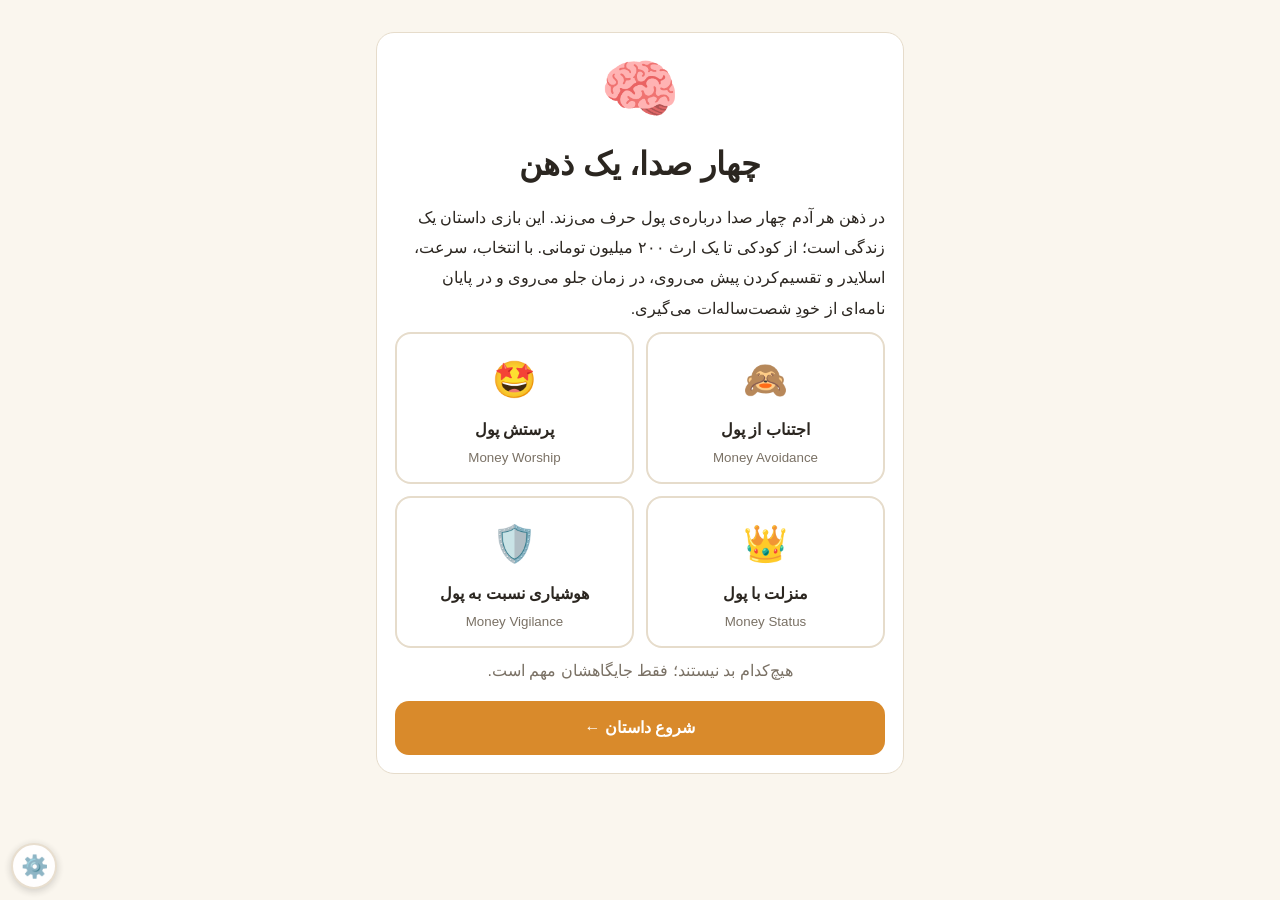
<file: projects/financial-simulation-games/projects/00-money-scripts.html>
<!DOCTYPE html>
<html lang="fa" dir="rtl">
<head>
<meta charset="utf-8">
<meta name="viewport" content="width=device-width, initial-scale=1, viewport-fit=cover">
<title>چهار صدای پول در ذهن تو</title>
<script src="assets/howler.min.js"></script>
<style>
:root{--bg:#faf6ee;--card:#fff;--tx:#2b2620;--mu:#7a7165;--ac:#d98a2b;--bd:#e6dccb;--bb:#f1e9da;box-sizing:border-box;padding-top:env(safe-area-inset-top,0px);padding-bottom:env(safe-area-inset-bottom,0px)}
@media(prefers-color-scheme:dark){:root:not([data-theme="light"]){--bg:#1d1a16;--card:#2a251f;--tx:#f3ece0;--mu:#a89d8e;--bd:#3e362c;--bb:#38302a}}
:root[data-theme="dark"]{--bg:#1d1a16;--card:#2a251f;--tx:#f3ece0;--mu:#a89d8e;--bd:#3e362c;--bb:#38302a}
*{box-sizing:border-box}
html{scroll-padding-top:env(safe-area-inset-top,0px)}
body{margin:0;background:var(--bg);color:var(--tx);font-family:Vazirmatn,Tahoma,"Segoe UI",sans-serif;line-height:1.9;transition:background .8s}
#app{max-width:560px;margin:0 auto;padding:18px 16px 60px}
.top{display:flex;justify-content:space-between;align-items:center;color:var(--mu);font-size:14px}
.card{background:var(--card);border:1px solid var(--bd);border-radius:18px;padding:18px;margin:14px 0}
.big{font-size:64px;text-align:center;line-height:1.2;animation:pop .5s}
@keyframes pop{from{transform:scale(.85);opacity:0}to{transform:scale(1);opacity:1}}
@keyframes blink{50%{opacity:.35}}
h1{margin:6px 0;text-align:center}
p{margin:8px 0}
button{font:inherit;color:inherit;cursor:pointer}
.btn{display:block;width:100%;padding:12px;border-radius:14px;border:0;background:var(--ac);color:#fff;font-weight:bold;margin-top:14px}
.btn:disabled{opacity:.4}
.ch{display:block;width:100%;text-align:right;padding:12px 14px;margin:8px 0;border-radius:14px;border:1.5px solid var(--bd);background:var(--card)}
.ch:hover{border-color:var(--ac)}
.grid{display:grid;grid-template-columns:1fr 1fr;gap:12px}
.hc{border:2px solid var(--bd);border-radius:16px;background:var(--card);padding:12px 8px;text-align:center}
.hc.on{border-color:var(--ac)}
.hc small{display:block;color:var(--mu)}
.bb{display:flex;gap:10px;align-items:flex-start;margin:12px 0;animation:pop .4s}
.bb>span{font-size:28px;line-height:1.4}
.bb small{display:block;font-weight:bold;color:var(--mu);font-size:13px}
.bb p{margin:0;background:var(--bb);border-radius:14px;padding:6px 12px 8px}
.q{border-top:1px dashed var(--bd);margin-top:14px;padding-top:12px}
.pr{color:var(--ac);font-weight:bold}
.rx{border-right:4px solid var(--ac);padding:4px 12px;margin-top:12px;animation:pop .4s}
.w{text-align:center;color:var(--mu)}
.hint{text-align:center;color:var(--mu);animation:blink 1.6s infinite;margin-top:16px}
.pg{height:8px;border-radius:4px;background:var(--bd);margin:10px 0;overflow:hidden}.pg i{display:block;height:100%;background:var(--ac)}
.lab{display:flex;justify-content:space-between;font-size:13px;color:var(--mu)}
.row{display:flex;justify-content:space-between;align-items:center;margin:8px 0}
.row button{width:36px;height:36px;border-radius:50%;border:1.5px solid var(--bd);background:var(--card);font-size:20px}
input[type=range]{width:100%}
.jc{border-radius:14px;padding:8px 12px;margin:10px 0;border:1.5px solid;animation:pop .4s}
.jc.bad{border-color:#d0583a;background:rgba(208,88,58,.08)}.jc.ok{border-color:#3a9d5d;background:rgba(58,157,93,.08)}
.letter{line-height:2.1}.letter p{margin:10px 0}
.shimg{width:100%;border-radius:14px;border:1px solid var(--bd)}
textarea{width:100%;height:150px;font:inherit;border-radius:10px;border:1px solid var(--bd);background:var(--card);color:var(--tx);padding:8px}
.ov{position:fixed;inset:0;z-index:9;display:flex;flex-direction:column;align-items:center;justify-content:center;color:var(--tx);animation:fi .4s}
.ov.out{opacity:0;transition:opacity .4s}
.ov h2{margin:8px 0 0}.ov p{color:var(--mu);margin:0}
.em{position:relative;width:140px;height:140px;font-size:110px;text-align:center;line-height:140px}
.em span{position:absolute;inset:0}
.em .o{animation:fo 1s .5s forwards}
.em .n{opacity:0;animation:ageup 1s 1.2s forwards}
@keyframes fo{to{opacity:0;transform:scale(.3) rotate(-30deg)}}
@keyframes ageup{0%{opacity:0;transform:scale(.3) rotate(30deg)}70%{opacity:1;transform:scale(1.2)}100%{opacity:1;transform:scale(1)}}
@keyframes fi{from{opacity:0}}
</style>
<script src="assets/ui.js"></script>
</head>
<body>
<div id="app"></div>
<script>
function fa(s){return String(s).replace(/\d/g,function(d){return '۰۱۲۳۴۵۶۷۸۹'[d]})}
function wav(n,d){d=d||.15;var r=8000,o=[];n.forEach(function(f){var L=r*d;for(var i=0;i<L;i++)o.push(128+Math.round(60*Math.sin(2*Math.PI*f*i/r)*(1-i/L)))});
var b=new Uint8Array(44+o.length),v=new DataView(b.buffer),s=function(p,t){for(var i=0;i<t.length;i++)b[p+i]=t.charCodeAt(i)};
s(0,'RIFF');v.setUint32(4,36+o.length,true);s(8,'WAVEfmt ');v.setUint32(16,16,true);v.setUint16(20,1,true);v.setUint16(22,1,true);v.setUint32(24,r,true);v.setUint32(28,r,true);v.setUint16(32,1,true);v.setUint16(34,8,true);s(36,'data');v.setUint32(40,o.length,true);b.set(o,44);
var t='';b.forEach(function(x){t+=String.fromCharCode(x)});return 'data:audio/wav;base64,'+btoa(t)}
var DEF={click:[[660],.07],pop:[[500,600],.06],tick:[[300],.05],good:[[392,523,659],.16],win:[[523,659,784,1047],.18]};
var SND={},muted=false;
function play(k){if(muted||!window.Howl)return;try{if(!SND[k])SND[k]=new Howl({src:[wav(DEF[k][0],DEF[k][1])],format:['wav'],volume:.5});SND[k].play()}catch(e){}}

var V={a:['🙈','اجتناب از پول','Money Avoidance'],w:['🤩','پرستش پول','Money Worship'],s:['👑','منزلت با پول','Money Status'],v:['🛡️','هوشیاری نسبت به پول','Money Vigilance']};
function vo(k,t){return [V[k][0],V[k][1],t]}
var R='راوی',T='تو (در دلت)',U='تو';
var ST=[{n:'کودکی',e:'🧒',age:'۹ سالگی',c:['#fff1cc','#3b3017']},{n:'نوجوانی',e:'🧑‍🎓',age:'۱۴ سالگی',c:['#dcecfb','#1a2a3a']},{n:'جوانی',e:'🧑‍💼',age:'۲۴ تا ۲۷ سالگی',c:['#e0f3df','#1b2f21']},{n:'بزرگسالی',e:'🧔',age:'۳۰ سالگی',c:['#f1e2f4','#2d2036']},{n:'یک سال بعد',e:'🌅',age:'۳۱ سالگی',c:['#fde5d3','#35241a']},{n:'نامه از آینده',e:'🧓',age:'۶۰ سالگی',c:['#f4efe0','#2a2820']}];
var ECH={a:'«فعلاً نگاه نکن؛ بعداً درستش می‌کنیم.»',w:'«یک کم بیشتر که باشد، همه‌چیز آرام می‌شود.»',s:'«مهم است دیگران چطور می‌بینند.»',v:'«اول مطمئن شو که خطری در راه نیست.»'};
var Z={
a:['نگاه مستقیم به پول برایت راحت است؛ مراقب باش این نگاه به وسواس نرسد و آرامشت را نگیرد.','با «نگاه‌کردن» به پول رابطه‌ی متعادلی داری.','وقتی پول می‌آید گاهی نگاه را برمی‌گردانی. هفته‌ای یک قرار ثابت ۱۵ دقیقه‌ای با حساب، هزینه‌اش کم و آرامشش زیاد است.'],
w:['پول برایت ابزاری کم‌صداست؛ شاید جا برای هدف‌گذاری و رشد بیشتری داری.','پول را ابزاری ارزشمند می‌دانی نه هدف؛ همین را نگه دار.','صدای «بیشتر» بلند است. یک عدد «کافی» بنویس تا رشد جایی برای ایستادن داشته باشد.'],
s:['به تصویر بیرونی کم اهمیت می‌دهی؛ مراقب باش لذت و تعلق را قربانی نکنی.','دیده‌شدن و لذت سهم معقولی در زندگی‌ات دارند.','تصویر بیرونی بر تصمیم‌هایت اثر زیادی دارد. سهم ثابت ۱۰٪ برای لذت بهتر از قرض برای نمایش است.'],
v:['احتیاط کم‌صداست؛ صندوق اضطراری ۶ ماهه و بیمه شروع خوبی است.','حاشیه‌ی امن در حد خوبی داری.','ترس نگهبان خوبی است ولی راننده‌ی بدی. بگذار بخشی از پول زندگی کند.']};
var ZN=['کم‌صدا','متعادل','پرصدا'];
var PR={choice:'حالا به این پرسش پاسخ بده:',timed:'⏱️ حالا سریع به این پرسش پاسخ بده (۱۵ ثانیه وقت داری):',slider:'حالا این اسلایدر را مشخص کن:',cards:'حالا برای هر جمله بگو شبیه توست یا نه:',alloc:'حالا بسته‌ها را بین پاکت‌ها تقسیم کن:',jump:'حالا یک صدا و یک بازه‌ی زمانی انتخاب کن و هر دو مسیر را ببین:',mixer:'حالا با اسلایدرها صدای ایده‌آل هر کدام را مشخص کن:'};

var M=[
{st:0,e:'🌙',dm:'awsv',d:[
 ['📖',R,'شب پاییزی است. تو نه‌ساله‌ای و برای آب‌خوردن از اتاقت بیرون آمده‌ای، اما صدای آشپزخانه تو را پشت در نگه می‌دارد.'],
 ['👩','مادر','«اجاره‌ی این ماه را از کجا بیاوریم؟ صاحب‌خانه دو بار زنگ زده. ما باید یاد بگیریم همیشه یک پس‌انداز داشته باشیم، نه اینکه هر ماه نفس‌نفس بزنیم!»'],
 ['👨','پدر','«بس کن! جلوی بچه‌ها از پول حرف نزن. فردا یک راهی پیدا می‌شود.»'],
 ['👩','مادر','«فردا، فردا... بچه‌ها همه‌چیز را می‌فهمند.»'],
 ['🧒',T,'قلبت تند می‌زند. نمی‌دانی چرا، ولی حس می‌کنی پول چیزی است که خانه را ناآرام می‌کند. همین شب در ذهنت چهار صدا بیدار می‌شود و هر کدام درس خودش را برمی‌دارد.']],
 t:'choice',q:'کدام جمله بیشتر در ذهنت ماند؟',o:[['«بهتر است به پول فکر نکنم؛ دعوا می‌آورد.»',{a:3}],['«باید پول زیاد داشته باشم تا دیگر ترسی نباشد.»',{w:3}],['«نباید کسی ببیند که ما سختی داریم.»',{s:3}],['«بدون ذخیره، هر لحظه همه‌چیز می‌ریزد.»',{v:3}]],
 k:'به این «اسکریپت پول» (Money Script) می‌گویند: باوری ناخودآگاه که از تجربه‌ی کودکی ساخته می‌شود، نه از حساب‌وکتاب. هر چهار برداشت منطقی‌اند و هیچ‌کدام بد یا خوب نیست.'},
{st:0,e:'🎒',dm:'as',d:[
 ['🧑‍🏫','معلم','«بچه‌ها، ثبت‌نام اردوی علمی تا فردا است. عزیزم، تو چرا هنوز ثبت‌نام نکرده‌ای؟»'],
 ['👧','همکلاسی','«حتماً پول ندارند!» (می‌خندد)'],
 ['📖',R,'گوش‌هایت داغ می‌شود. همه‌ی کلاس برگشته‌اند و منتظر جواب تو هستند.'],
 ['🧒',T,'«کاش زمین دهان باز کند و من را ببلعد.»']],
 t:'timed',def:2,q:'به معلم چه جوابی می‌دهی؟',o:[['«دوست ندارم.» (دروغ)',{a:2,s:3}],['«پول نداریم.» (راست)',{}],['سکوت می‌کنم و سرم را پایین می‌اندازم.',{a:3,s:1}]],
 k:'دروغ یا سکوت برای فرار از شرم، ریشه‌ی «اجتناب از پول» و «منزلت با پول» است. راستگویی آرام درباره‌ی پول نشانه‌ی رابطه‌ی سالم با آن است.'},
{st:1,e:'🐷',dm:'v',d:[
 ['📖',R,'چهارده‌ساله‌ای و هر ماه کمی پول‌توجیبی داری. قلک سفالی‌ات روی طاقچه است و ترکی کوچک برداشته، چون هر چه پول داخلش می‌رود دیگر بیرون نمی‌آید.'],
 ['🧑','دوستت (رضا)','«بیا امروز بعد از مدرسه بستنی بخوریم و ساندویچ هم بزنیم! من مهمان تو، دفعه‌ی بعد تو.»'],
 ['🧑‍🎓',T,'«اگر خرج کنم، آخر ماه چیزی ندارم. اگر نروم، مثل آدم‌های خسیس می‌شوم.»']],
 t:'slider',q:'چند درصد پول‌توجیبی‌ات را قلک می‌کنی؟',l:'همه را خرج می‌کنم',r:'همه را نگه می‌دارم',f:function(x){return {v:x/100*3}},
 k:'پس‌انداز نیمه‌ی سالم «هوشیاری نسبت به پول» است. اما قلکی که هیچ‌وقت شکسته نشود یعنی ترس جای لذت را گرفته. جای درست معمولاً میانه است.'},
{st:1,e:'🌌',dm:'awsv',d:[
 ['📖',R,'پانزده‌ساله‌ای. شب‌ها روی تخت دراز می‌کشی و به خودت فکر می‌کنی: من درباره‌ی پول چطور آدمی هستم؟'],
 ['🧑‍🎓',T,'«نه درست و غلط دارد، نه نمره؛ فقط ببین کدام جمله به تو نزدیک‌تر است.»']],
 t:'cards',q:'هر جمله شبیه توست؟',c:[['وقتی قبض می‌آید، اول می‌گذارمش کنار.','a'],['اگر پولم دو برابر شود، بالاخره راحت می‌شوم.','w'],['خودم را با چیزهایی که دیگران دارند مقایسه می‌کنم.','s'],['قبل از هر خرج بزرگ باید ذخیره‌ی اضطراری داشته باشم.','v']],
 k:'«شبیه من» گفتن ایرادی ندارد. هر صدا یک نیمه‌ی سالم دارد؛ مهم این است که صدای کدام بلندتر است.'},
{st:2,e:'☕',dm:'awsv',d:[
 ['📖',R,'۲۴ ساله‌ای. اولین حقوق واقعی‌ات به حساب نشسته: ۳۰ میلیون تومان. اولین بار است که پول خودت را داری و چهار صدا همزمان شروع می‌کنند.'],
 vo('a','«نگاه نکن. اگر بازش کنی دوباره نگران می‌شوی.»'),
 vo('w','«اگر همه‌اش را الان به کار بیندازی، تا یک سال دیگر دو برابر می‌شود.»'),
 vo('s','«بالاخره می‌توانی همان کت و کفشی را بخری که همکارها دارند.»'),
 vo('v','«اول ببین اجاره و قبض‌ها چقدر است؛ بعد بقیه.»')],
 t:'choice',q:'اولین کاری که با حقوق می‌کنی؟',o:[['گوشی را خاموش می‌کنم؛ بعداً نگاه می‌کنم.',{a:3}],['همه‌اش را یک‌جا در سرمایه‌گذاری می‌ریزم؛ زودتر پولدار شوم.',{w:3}],['یک دست لباس برند می‌خرم؛ باید بدرخشم!',{s:3}],['نصفش را ثابت کنار می‌گذارم، باقی را برای زندگی.',{v:1,w:1,s:1}]],
 k:'اسکریپت‌ها با تصمیم‌های کوچک شکل می‌گیرند. گزینه‌ی آخر چیزی از هر صدا دارد بی‌آنکه یکی را تنها بگذارد.'},
{st:2,e:'📬',dm:'av',d:[
 ['🏦','پیامک بانک','«مشتری گرامی، سررسید قسط وام شما فردا است.»'],
 ['👩‍💼','همکار (مریم)','«راستی تو هم وام گرفته بودی؟ من پارسال دیرکردش را ندیده بودم؛ جریمه‌اش سه برابر شد!»'],
 ['📖',R,'روی میز کنار لپ‌تاپ‌ات سه پاکت بسته است. دو هفته است که باز نشده‌اند.']],
 t:'timed',def:1,q:'با قسط و قبض‌ها چه می‌کنی؟',o:[['همین حالا همه را باز می‌کنم و حساب می‌کنم.',{v:1}],['گوشی را برمی‌گردانم؛ فردا.',{a:3}],['پرداخت خودکار می‌گذارم تا هر ماه خودش برود.',{v:1}]],
 k:'«بعداً» در کوتاه‌مدت آرام می‌کند و در بلندمدت جریمه می‌آورد. پرداخت خودکار فایده‌ی اجتناب (کم‌دغدغه بودن) را نگه می‌دارد، بی‌هزینه.'},
{st:2,e:'💒',dm:'s',d:[
 ['📖',R,'عروسی همکلاسی قدیمی‌ات است. کنار در، میزی هست که همه پاکت هدیه را آنجا می‌گذارند.'],
 ['🧑‍🎓','دوست قدیمی (امیر)','«ما با بچه‌ها هر کدام پنج میلیون گذاشتیم. تو چقدر می‌خواهی بگذاری؟»'],
 vo('s','«نکند فکر کنند کم داده‌ای. همه نگاه می‌کنند.»'),
 ['🧑‍💼',T,'«این ماه قسطم هم هست...»']],
 t:'slider',q:'چقدر هدیه می‌دهی؟',l:'خیلی کمتر از توانم',r:'بیش از توانم',f:function(x){return {s:x/100*3}},
 k:'«منزلت با پول» یعنی ارزش دادن به دیده‌شدن و تعلق، و این طبیعی است. مرز سالم آنجاست که برای تصویرت قرض نکنی.'},
{st:2,e:'📈',dm:'wva',d:[
 ['🧑‍💼','دوستت (کیان)','«داداش، یک فرصت دارم: یک ارز دیجیتال که قول داده‌اند سه ماهه دو برابر شود. من همه‌ی پس‌اندازم را ریختم!»'],
 vo('w','«فرصت‌ها همیشه نمی‌مانند. هر چه بیشتر بگذاری، بیشتر برمی‌داری!»'),
 vo('v','«وقتی کسی فقط از سود می‌گوید و از ریسک حرف نمی‌زند، یعنی چیزی را پنهان می‌کند.»')],
 t:'choice',q:'چه می‌کنی؟',o:[['همه‌ی پس‌اندازم را می‌گذارم.',{w:3}],['می‌پرسم کجا، کی، چه ریسکی؛ بعد یک مبلغ کوچک.',{w:1,v:1}],['اصلاً گوش نمی‌دهم؛ پول را دست نمی‌زنم.',{a:2,v:3}]],
 k:'«پرستش پول» انگیزه‌ی رشد می‌دهد ولی «کافی» را تعریف نمی‌کند. سؤال «چقدر ریسک؟» بیشتر از «چقدر سود؟» کمکت می‌کند.'},
{st:3,e:'💌',dm:'awsv',d:[
 ['📖',R,'سی‌ساله‌ای. پدربزرگ بعد از یک بیماری طولانی درگذشته؛ روز هفتم، وکیل خانواده تماس می‌گیرد.'],
 ['⚖️','وکیل','«ایشان وصیت کرده‌اند ۲۰۰ میلیون تومان به نام شما باشد. نوشته‌اند: "هر طور صلاح می‌دانی، ولی عاقلانه."»'],
 ['🧔',T,'«بغض و ذوق با هم آمده. چقدر عجیب است که با رفتن او، این پول برسد.»']],
 t:'choice',q:'اولین واکنش درونی‌ات چیست؟',o:[['«الان نمی‌خواهم بهش فکر کنم.»',{a:3}],['«اگر کمی بیشتر شود، همه‌چیز عوض می‌شود.»',{w:3}],['«بالاخره می‌توانم چیزی بخرم که دیده شوم.»',{s:3}],['«اول باید جایی امن نگهش دارم.»',{v:3}]],
 k:'پول ناگهانی اسکریپت‌ها را بلند می‌کند، چون تصمیم‌ها بزرگ‌تر و احساس‌ها پررنگ‌ترند.'},
{st:3,e:'💰',dm:'awsv',d:[
 ['🏦','راوی','۲۰۰ میلیون تومان در حساب است: ده بسته‌ی ۲۰ میلیونی.'],
 vo('v','«قبل از هر چیز، صندوق اضطراری و بیمه.»'),
 vo('s','«برای خودت هم باید چیزی بماند؛ سال‌ها صبر کرده‌ای!»'),
 vo('a','«نیازی نیست الان تصمیم بگیری. بگذارش همان‌جا.»')],
 t:'alloc',q:'بسته‌ها را بین چهار پاکت تقسیم کن.',it:[['🛡️ صندوق اضطراری و بیمه','v'],['📈 رشد و سرمایه‌گذاری','w'],['👑 لذت و ظاهر و هدیه به خودت','s'],['🙈 فعلاً همان‌جا می‌ماند','a']],
 k:'تقسیم متعادل یعنی هر صدا سهمی دارد و هیچ‌کدام همه‌چیز را نمی‌برد. اگر یک پاکت بیش از ۵ بسته گرفت، آن صدا فرماندهی می‌کند.'},
{st:3,e:'⏱️',dm:'sav',d:[
 ['🏪','فروشنده','«فقط امروز! اگر الان بخرید ۳۰٪ تخفیف دارید؛ فردا قیمت اصلی است. دو نفر دیگر هم دارند فکر می‌کنند.»'],
 vo('s','«همه این را دارند. وقتش است تو هم داشته باشی.»'),
 ['📖',R,'قلبت کمی تندتر می‌زند. فروشنده منتظر است.']],
 t:'timed',def:0,q:'چه می‌کنی؟',o:[['همین حالا می‌خرم!',{s:3}],['می‌گویم ۲۴ ساعت فکر می‌کنم و می‌روم.',{v:1}],['حوصله ندارم؛ می‌روم و فراموش می‌کنم.',{a:3}]],
 k:'فشار زمان اسکریپت‌ها را بلندتر می‌کند. قانون ۲۴ ساعت، تصمیم را از اسکریپت جدا می‌کند.'},
{st:3,e:'🌙',dm:'av',d:[
 ['📖',R,'ساعت یک بامداد است. روی تخت دراز کشیده‌ای و گوشی در دستت است.'],
 vo('a','«نگاه نکن. فردا نگاه می‌کنی.»'),
 vo('v','«فقط یک بار دیگر موجودی را ببین؛ مطمئن شو چیزی کم نشده.»')],
 t:'slider',q:'چند بار در هفته موجودی حساب را چک می‌کنی؟',l:'هیچ‌وقت',r:'هر ساعت',f:function(x){return {a:(100-x)/100*3,v:x/100*3}},
 k:'نگاه‌نکردن و وسواسی‌نگاه‌کردن هر دو افراط‌اند. یک قرار ثابت هفتگی هم آرامش می‌دهد هم آگاهی.'},
{st:4,e:'🔧',dm:'awsv',
 d:function(){var o={a:'یک سال بعد: بخشی از پول بی‌حرکت مانده و تورم آن را خورده. هنوز دقیقاً نمی‌دانی چقدر داری.',w:'یک سال بعد: بیشتر پول در ریسک است. ارزشش بالا و پایین می‌شود و آرامش نداری.',s:'یک سال بعد: ظاهر زندگی‌ات درخشان است، ولی ذخیره‌ی واقعی کم است.',v:'یک سال بعد: ذخیره‌ات امن است، ولی لذت‌ها عقب افتاده‌اند و زندگی همان‌جا مانده.'};return [['🌅',R,o[lead()]],['🔧','تعمیرکار','«موتور ماشین مشکل دارد. حدود ۲۰ میلیون تومان می‌شود؛ تا فردا باید جواب بدهید.»']]},
 t:'choice',q:'چه می‌کنی؟',o:[['از صندوق اضطراری می‌پردازم؛ دقیقاً برای همین بود.',{v:1}],['پرداختش را عقب می‌اندازم و بهش نگاه نمی‌کنم.',{a:3}],['قرض می‌گیرم تا سرمایه‌گذاری‌ها دست نخورد.',{w:3}],['با کارت اعتباری می‌پردازم تا شکل زندگی‌ام عوض نشود.',{s:3}]],
 k:'پیامد اسکریپت‌ها معمولاً وقتی دیده می‌شود که زندگی غافلگیرت کند. حاشیه‌ی امن یعنی آن لحظه برایت فاجعه نباشد.'},
{st:4,e:'⏳',ne:1,t:'jump',d:[
 ['⏳',R,'حالا فرض کن می‌شود زمان را جلو برد. یک صدا را انتخاب می‌کنی و می‌بینی اگر فرمانده‌ی زندگی‌ات شود، یا اگر در جای درستش بنشیند، ۱ سال، ۵ سال و ۲۰ سال بعد چه می‌شود.'],
 ['📝',R,'این یک سناریوست، نه پیش‌گویی؛ برای دیدن است، نه برای ترسیدن.']],q:'کدام صدا را می‌خواهی در زمان جلو ببری؟',
 k:'تفاوت دو مسیر معمولاً در سال اول دیده نمی‌شود؛ هزینه‌ی افراط آهسته و بی‌صدا جمع می‌شود. برای همین عادت‌های کوچک امروز مهم‌اند.'},
{st:4,e:'🎚️',ne:1,t:'mixer',d:[['🎚️',R,'حالا پشت میز صدا نشسته‌ای و همه‌ی دستگیره‌ها دست توست.']],q:'صدای ایده‌آل هر کدام در ذهنت چقدر باشد؟',
 k:'در آخر، ایده‌آلی که تعیین کردی را با آنچه از تصمیم‌هایت درآمد مقایسه می‌کنیم.'}
];
var S,X,I,AL,CI,JV,JH,JT,COM,WANT,TM,TO,RN=0,CUR=-1,CHATON=false,app=document.getElementById('app');
function ap(d,dm){for(var k in d)S[k]+=d[k];for(var j=0;j<dm.length;j++)X[dm[j]]+=3}
function pc(k){return X[k]?Math.round(S[k]/X[k]*100):0}
function lead(){var b='a',bp=-1;['a','w','s','v'].forEach(function(k){if(pc(k)>bp){bp=pc(k);b=k}});return b}
function dark(){var t=document.documentElement.getAttribute('data-theme');return t?t=='dark':!!(window.matchMedia&&matchMedia('(prefers-color-scheme: dark)').matches)}
function paint(s){if(s<0)document.documentElement.style.removeProperty('--bg');else document.documentElement.style.setProperty('--bg',ST[s].c[dark()?1:0])}
function vn(k){return V[k][0]+' '+V[k][1]+' <small dir="ltr">'+V[k][2]+'</small>'}
function hdr(){var n=Math.min(I+1,16);return '<div class="top"><span>🧠 چهار صدای پول</span><span>'+fa(n)+' از ۱۶</span><button onclick="muteT(this)" style="background:none;border:0">'+(muted?'🔇':'🔊')+'</button></div><div class="pg"><i style="width:'+(n*100/16)+'%"></i></div>'}
function muteT(b){muted=!muted;b.textContent=muted?'🔇':'🔊'}
function hub(){
 CUR=-1;CHATON=false;paint(-1);
 app.innerHTML='<div class="card"><div class="big">🧠</div><h1>چهار صدا، یک ذهن</h1><p>در ذهن هر آدم چهار صدا درباره‌ی پول حرف می‌زند. این بازی داستان یک زندگی است؛ از کودکی تا یک ارث ۲۰۰ میلیون تومانی. با انتخاب، سرعت، اسلایدر و تقسیم‌کردن پیش می‌روی، در زمان جلو می‌روی و در پایان نامه‌ای از خودِ شصت‌ساله‌ات می‌گیری.</p><div class="grid">'+
 ['a','w','s','v'].map(function(k){return '<div class="hc"><div style="font-size:36px">'+V[k][0]+'</div><b>'+V[k][1]+'</b><small dir="ltr">'+V[k][2]+'</small></div>'}).join('')+'</div><p class="w">هیچ‌کدام بد نیستند؛ فقط جایگاهشان مهم است.</p><button class="btn" onclick="go()">شروع داستان ←</button></div>';
}
function go(){I=0;S={a:0,w:0,s:0,v:0};X={a:0,w:0,s:0,v:0};WANT=null;COM=null;CUR=-1;r(0)}
function age(s,cb){
 var o=document.createElement('div');o.className='ov';o.style.background=ST[s].c[dark()?1:0];
 o.innerHTML='<div class="em"><span class="o">'+(CUR<0?'✨':ST[CUR].e)+'</span><span class="n">'+ST[s].e+'</span></div><h2>'+(CUR<0?'':'سال‌ها می‌گذرد... ')+ST[s].n+'</h2><p>'+ST[s].age+'</p>';
 document.body.appendChild(o);paint(s);play('good');CHATON=false;var d=false;
 function end(){if(d)return;d=true;o.classList.add('out');setTimeout(function(){o.remove();cb()},400)}
 o.onclick=end;setTimeout(end,3000);
}
function getD(m){var d=typeof m.d=='function'?m.d():m.d.slice();if(I>=4&&!m.ne){var L=lead();d.push(vo(L,ECH[L]))}return d}
function bub(l){return '<div class="bb"><span>'+l[0]+'</span><div><small>'+l[1]+'</small><p>'+l[2]+'</p></div></div>'}
function head(m){var s=ST[m.st];return '<div class="top"><span>'+s.e+' '+s.n+' · '+s.age+'</span><span>ماژول '+fa(I+1)+' از ۱۶</span></div>'}
function r(n){clearInterval(TM);var m=M[I];
 if(n==0&&m.st!==CUR){var s=m.st;CHATON=false;age(s,function(){CUR=s;r2(0)});return}
 r2(n)}
function r2(n){
 RN=n;clearInterval(TM);var m=M[I],D=getD(m),inter=n>=D.length;CHATON=!inter;play('pop');
 var h=hdr()+'<div class="card">'+head(m)+(n==0?'<div class="big">'+m.e+'</div>':'')+D.slice(0,Math.min(n+1,D.length)).map(bub).join('');
 if(inter)h+='<div class="q"><p class="pr">👉 '+PR[m.t]+'</p><p><b>'+m.q+'</b></p><div id="ui">'+ui(m)+'</div></div>';
 else h+='<p class="hint">👆 برای ادامه‌ی گفتگو روی صفحه بزن</p>';
 app.innerHTML=h+'</div>';
 if(inter&&m.t=='timed')timer(m);
 setTimeout(function(){window.scrollTo({top:document.body.scrollHeight,behavior:'smooth'})},60);
}
document.addEventListener('click',function(e){if(!CHATON||e.target.closest('button'))return;r2(RN+1)});
document.addEventListener('keydown',function(e){if(CHATON&&(e.key==' '||e.key=='Enter')){e.preventDefault();r2(RN+1)}});
function opts(m){return m.o.map(function(o,j){return '<button class="ch" onclick="pk('+j+')">'+o[0]+'</button>'}).join('')}
function ui(m){
 if(m.t=='choice')return opts(m);
 if(m.t=='timed')return '<div class="pg"><i id="tb" style="width:100%"></i></div><p class="w" id="tc">'+fa(15)+' ثانیه</p>'+opts(m);
 if(m.t=='slider')return '<input id="sl" type="range" min="0" max="100" value="50"><div class="lab"><span>'+m.l+'</span><span>'+m.r+'</span></div><button class="btn" onclick="sv()">ثبت</button>';
 if(m.t=='cards'){CI=0;return cardUI()}
 if(m.t=='alloc'){AL=[0,0,0,0];return allocUI()}
 if(m.t=='jump'){JV=lead();JH=[];JT=-1;return jumpUI()}
 if(m.t=='mixer')return ['a','w','s','v'].map(function(k,j){return '<div class="row"><b>'+V[k][0]+' '+V[k][1]+'</b></div><input id="mx'+j+'" type="range" min="0" max="100" value="50">'}).join('')+'<button class="btn" onclick="mx()">ثبت</button>';
}
function timer(m){TO=0;var t0=Date.now(),L=15000;TM=setInterval(function(){var left=L-(Date.now()-t0),b=document.getElementById('tb'),c=document.getElementById('tc');if(b)b.style.width=Math.max(left/L,0)*100+'%';if(c)c.textContent=fa(Math.max(Math.ceil(left/1000),0))+' ثانیه';if(left<=0){clearInterval(TM);TO=1;pk(m.def)}},100)}
function pk(j){clearInterval(TM);var m=M[I],o=m.o[j];ap(o[1],m.dm);fin(o[0])}
function sv(){var m=M[I],v=+document.getElementById('sl').value;ap(m.f(v),m.dm);fin('عدد '+fa(v)+' از ۱۰۰')}
function cardUI(){var s=M[I].c[CI];return '<p class="w" style="font-size:18px">«'+s[0]+'»</p><div class="grid"><button class="hc" onclick="cd(1)">👍 شبیه من</button><button class="hc" onclick="cd(0)">👎 نه</button></div><p class="w">'+fa(CI+1)+' از ۴</p>'}
function cd(y){var s=M[I].c[CI];X[s[1]]+=3;if(y)S[s[1]]+=3;CI++;play('tick');if(CI>=M[I].c.length)fin('به هر چهار جمله پاسخ دادی.');else document.getElementById('ui').innerHTML=cardUI()}
function allocUI(){var m=M[I],t=AL.reduce(function(a,b){return a+b},0);return m.it.map(function(x,j){return '<div class="row"><span>'+x[0]+'</span><span><button onclick="al('+j+',-1)">−</button> <b>'+fa(AL[j])+'</b> <button onclick="al('+j+',1)">+</button></span></div>'}).join('')+'<p class="w">باقی‌مانده: '+fa(10-t)+' بسته</p><button class="btn" '+(t==10?'':'disabled')+' onclick="ad()">ثبت تقسیم</button>'}
function al(j,d){var t=AL.reduce(function(a,b){return a+b},0);if(AL[j]+d<0||t+d>10)return;AL[j]+=d;play('tick');document.getElementById('ui').innerHTML=allocUI()}
function ad(){var m=M[I];m.it.forEach(function(x,j){S[x[1]]+=Math.min(3,AL[j]*.4);X[x[1]]+=3});fin('تقسیم ۱۰ بسته ثبت شد.')}
var JM={
a:[['قبض‌های باز‌نشده جریمه می‌شوند. آرام به نظر می‌رسی، ولی زیر آن نگرانی بی‌نامی موج می‌زند.','دیرکردها و تورم پس‌انداز را کوچک کرده‌اند. تصمیم‌های مهم را دیگران گرفته‌اند، چون نمی‌دانستی چقدر داری.','در بیماری یا بیکاری ناگهان غافلگیر می‌شوی. بدهی و ناآگاهی روی هم آمده و شرم دلیل سکوتت شده است.'],
 ['هفته‌ای ۱۵ دقیقه نگاه می‌کنی. اولش سخت است، بعد عادی. هیولا اندازه‌ی واقعی‌اش را پیدا می‌کند.','پرداخت‌ها خودکار است و عدد دارایی‌ات را می‌دانی. پول مرکز زندگی‌ات نیست، ولی دیگر غافلگیرت نمی‌کند.','ذهنت آزاد است چون چیزی پنهان نیست. با فرزندانت راحت از پول حرف می‌زنی؛ همان کاری که برای خودت اتفاق نیفتاد.']],
w:[['درآمدت بالا رفته، ولی «کافی» جلوتر رفته است. شب‌ها به بازار نگاه می‌کنی و آرام نمی‌گیری.','چند سرمایه‌گذاری پرریسک شکسته‌اند. رابطه‌ها کم‌رنگ شده؛ همسرت می‌گوید حتی وقتی کنارم هستی، کنارم نیستی.','ثروت زیادی داری و کسی کنارت نیست که برایش خرج کنی. پول ابزار بود، شد خودِ زندگی.'],
 ['عدد «کافی» را نوشته‌ای. بخشی سرمایه‌گذاری می‌شود و بخشی خرج زندگی.','رشدت کندتر ولی پایدار است. شب‌ها به‌جای بازار، سر میز شام هستی.','ثروتی ساخته‌ای که فقط عدد نیست؛ آزادی انتخاب دارد و کسانی را که کنارت می‌خندند.']],
s:[['زندگی‌ات از بیرون درخشان است: سفر، برند، عکس. پشت صحنه، کارت اعتباری به سقف رسیده.','قسط‌ها به لذت‌ها چنگ می‌زنند. وقتی تنها هستی، خانه‌ای را که برای دیگران خریدی دوست نداری و فقط نگهش می‌داری.','تصویر ثروتمند ماند، ثروت نه. بازنشستگی با دست خالی است و دعوت‌ها کم شده‌اند.'],
 ['۱۰٪ درآمد را برای لذتی معنادار کنار می‌گذاری؛ بدون قرض و بدون عذاب وجدان.','چیزهایی که خریده‌ای واقعاً مال خودت است. دوستانت به‌خاطر خودت می‌آیند، نه تصویرت.','ثروتت دیده نمی‌شود، ولی خودت دیده می‌شوی؛ با آرامش و عزت‌نفسی که کسی نمی‌تواند بگیرد.']],
v:[['ذخیره‌ات رشد می‌کند و هیچ خرجی بی‌دلیل نیست. ولی سفر خانوادگی را دوباره عقب انداخته‌ای.','حساب بانکی پر است و خانه خاموش. فرزندت دیگر نمی‌پرسد «برویم سفر؟»؛ یاد گرفته جوابت نه است.','پول زیادی مانده، ولی خاطره‌ای که بشود به آن لبخند زد نه. ترس نگهبان بود و راننده شد.'],
 ['صندوق اضطراری ۶ ماهه و بیمه داری و بخشی از پول برای سفر کنار گذاشته شده.','وقتی بحران آمد، غافلگیر نشدی چون آماده بودی. و آن سفر را هم رفتی.','امنیت و زندگی هر دو را داری. خانواده‌ات از تو ترس را یاد نگرفته‌اند، آمادگی را.']]};
function jumpUI(){var m=M[I],H=['۱ سال بعد','۵ سال بعد','۲۰ سال بعد'];
 var h='<div class="grid">'+['a','w','s','v'].map(function(k){return '<button class="hc'+(k==JV?' on':'')+'" onclick="jv(\''+k+'\')"><div style="font-size:30px">'+V[k][0]+'</div><b>'+V[k][1]+'</b></button>'}).join('')+'</div><div class="grid" style="grid-template-columns:repeat(3,1fr);margin-top:12px">'+H.map(function(t,j){return '<button class="hc'+(j==JT?' on':'')+'" onclick="jt('+j+')">'+(JH.indexOf(j)>-1?'✔ ':'')+t+'</button>'}).join('')+'</div>';
 if(JT>=0)h+='<div class="jc bad"><b>🔥 اگر «'+V[JV][1]+'» فرمانده شود</b><p>'+JM[JV][0][JT]+'</p></div><div class="jc ok"><b>⚖️ اگر در جای درستش بنشیند</b><p>'+JM[JV][1][JT]+'</p></div>';else h+='<p class="w">یک بازه‌ی زمانی را انتخاب کن.</p>';
 if(JH.length==3)h+='<div class="rx">💡 '+m.k+'</div><p class="w">می‌توانی صدای دیگری را هم ببینی.</p><button class="btn" onclick="nx()">ادامه ←</button>';return h}
function jv(k){JV=k;play('pop');document.getElementById('ui').innerHTML=jumpUI()}
function jt(j){JT=j;if(JH.indexOf(j)<0)JH.push(j);play('pop');document.getElementById('ui').innerHTML=jumpUI()}
function mx(){WANT={};['a','w','s','v'].forEach(function(k,j){WANT[k]=+document.getElementById('mx'+j).value});fin('تنظیم ایده‌آل ثبت شد.')}
function fin(t){
 clearInterval(TM);var m=M[I];play('click');CHATON=false;
 app.innerHTML=hdr()+'<div class="card">'+head(m)+'<p><b>'+m.q+'</b></p>'+(TO?'<p class="w">⏱️ وقت تمام شد؛ ذهن به عادتش برگشت و این هم یک انتخاب بود.</p>':'')+'<p>✔ '+t+'</p><div class="rx">💡 '+m.k+'</div><button class="btn" onclick="nx()">'+(I>=14?'🪞 دیدن آینه':'ادامه ←')+'</button></div>';TO=0;
}
function nx(){I++;if(I>=15)age(5,function(){CUR=5;final()});else r(0)}
var LT={a:['یادم هست چقدر دوست داشتی به پول نگاه نکنی. آن آرامش کوتاه هزینه‌ی سنگینی داشت؛ بعضی تصمیم‌ها را دیگران برایم گرفتند، چون من آنجا نبودم.','ممنونم که یاد گرفتی به پول نگاه کنی. آن قرارهای کوتاه آرامشی ساخت که هیچ عددی نمی‌خرد.'],
w:['یادم هست «کافی» همیشه یک پله بالاتر بود. ثروت جمع شد، ولی خیلی از شام‌ها را از دست دادم.','ممنونم که پول را ابزار دیدی و برایش «کافی» تعریف کردی. رشدمان آرام بود، کنار آدم‌هایی که دوستشان داشتیم.'],
s:['یادم هست چقدر مهم بود دیگران چه فکری می‌کنند. خیلی چیزها را برای آن‌ها خریدم و گاهی فراموش کردم خودم چه می‌خواهم.','ممنونم که لذت و دیده‌شدن را بدون قرض و نمایش چشیدی. زندگی‌ام قشنگ بود و لازم نبود کسی تأییدش کند.'],
v:['یادم هست چقدر محتاط بودی. هیچ بحرانی ما را نبرد، ولی خاطره‌های کمی ساخته شد که بشود به آن‌ها لبخند زد.','ممنونم که حاشیه‌ی امن ساختی و بعد اجازه دادی زندگی کنیم. وقتی روزهای سخت آمد آماده بودیم و روزهای خوب هم از دست نرفت.']};
var LW={a:'یک خواهش دارم: گاهی نگاهی هم به حساب بینداز. نگاه‌کردن از نادیدن ترسناک‌تر نیست.',w:'یک خواهش دارم: برای رشد هم هدفی بگذار؛ پول می‌تواند آزادی بسازد.',s:'یک خواهش دارم: از لذت و دیده‌شدن نترس؛ زندگی فقط حساب‌وکتاب نیست.',v:'یک خواهش دارم: برای روز مبادا هم جایی بگذار؛ امنیت هدیه‌ای است به آینده‌ی خودت.'};
var CMT={a:'هفته‌ای یک قرار ۱۵ دقیقه‌ای با حساب بانکی',w:'نوشتن یک عدد «کافی» برای خودم',s:'تعیین سهم ثابت ۱۰٪ برای لذت، بدون قرض',v:'شروع صندوق اضطراری ۶ ماهه (حتی با مبلغ کوچک)'};
function weak(L){var b='a',bp=1e9;['a','w','s','v'].forEach(function(k){if(k!=L&&pc(k)<bp){bp=pc(k);b=k}});return b}
function ext(){var b='a',bd=-1;['a','w','s','v'].forEach(function(k){var d=Math.abs(pc(k)-46);if(d>bd){bd=d;b=k}});return b}
function zi(p){return p<30?0:p<=62?1:2}
function shareText(){var L=lead(),t='🧠 چهار صدای پول در ذهن من\nنزدیک‌ترین: '+V[L][0]+' '+V[L][1]+' ('+fa(pc(L))+'٪)\n';['a','w','s','v'].forEach(function(k){t+=V[k][0]+' '+V[k][1]+': '+fa(pc(k))+'٪ ('+ZN[zi(pc(k))]+')\n'});if(COM)t+='تعهدم: '+CMT[COM]+'\n';return t+'تو کدام صدا را داری؟'}
function cmtUI(){var r=ext();return '<p><b>🤝 یک تعهد کوچک برای هفته‌ی آینده</b></p>'+['a','w','s','v'].map(function(k){return '<button class="ch" onclick="cm(\''+k+'\')">'+(COM==k?'✅ ':'')+V[k][0]+' '+CMT[k]+(k==r?' ⭐':'')+'</button>'}).join('')+'<p class="w">⭐ نزدیک‌ترین به صدای پرتنش تو</p>'}
function cm(k){COM=k;play('good');document.getElementById('cmt').innerHTML=cmtUI()}
function cardImg(L){try{var c=document.createElement('canvas');c.width=1080;c.height=1350;var x=c.getContext('2d'),col={a:'#4a8fd0',w:'#d98a2b',s:'#a45cc2',v:'#3a9d5d'};
 x.fillStyle='#faf6ee';x.fillRect(0,0,1080,1350);x.fillStyle=col[L];x.fillRect(0,0,1080,18);x.textAlign='center';x.direction='rtl';
 x.font='200px sans-serif';x.fillText(V[L][0],540,290);
 x.font='46px Tahoma,sans-serif';x.fillStyle='#7a7165';x.fillText('نزدیک‌ترین صدای پولی من',540,380);
 x.font='bold 84px Tahoma,sans-serif';x.fillStyle=col[L];x.fillText(V[L][1],540,490);
 x.font='40px Tahoma,sans-serif';x.direction='ltr';x.fillText(V[L][2],540,550);x.direction='rtl';
 ['a','w','s','v'].forEach(function(k,j){var y=650+j*135,p=pc(k);x.font='38px Tahoma,sans-serif';x.fillStyle='#2b2620';x.textAlign='right';x.fillText(V[k][0]+' '+V[k][1],1000,y);x.textAlign='left';x.fillText(fa(p)+'٪',80,y);x.fillStyle='#e6dccb';x.fillRect(80,y+22,920,26);x.fillStyle=col[k];x.fillRect(1000-920*p/100,y+22,920*p/100,26)});
 x.textAlign='center';x.fillStyle='#2b2620';x.font='bold 44px Tahoma,sans-serif';x.fillText('تو کدام صدا را داری؟',540,1240);x.fillStyle='#7a7165';x.font='30px Tahoma,sans-serif';x.fillText('بازی «چهار صدای پول در ذهن تو»',540,1295);
 return c.toDataURL('image/png')}catch(e){return ''}}
function cp(){var t=shareText(),fb=function(){document.getElementById('cpa').innerHTML='<textarea id="cpt" readonly></textarea>';var a=document.getElementById('cpt');a.value=t;a.select();document.getElementById('cpm').textContent='متن را انتخاب کن و کپی کن.'};
 try{if(navigator.clipboard&&navigator.clipboard.writeText)navigator.clipboard.writeText(t).then(function(){document.getElementById('cpm').textContent='کپی شد ✅'},fb);else fb()}catch(e){fb()}}
function final(){
 play('win');I=15;CHATON=false;var L=lead(),hi=pc(L)>62,Wk=weak(L);
 var img=cardImg(L);
 app.innerHTML=hdr()+
 '<div class="card letter"><div class="big">🧓</div><h1>نامه از خودِ شصت‌ساله‌ات</h1><p>به تو، که هنوز در سی‌ویک‌سالگی تصمیم می‌گیری،</p><p>'+LT[L][hi?0:1]+'</p><p>'+LW[Wk]+'</p><p>و بیشتر از همه‌چیز: هیچ‌کدام از آن چهار صدا دشمن تو نیست. بگذار هر کدام جای درستش بنشیند.</p><p>— خودِ شصت‌ساله‌ات 🧓</p></div>'+
 '<div class="card"><div class="big">'+V[L][0]+'</div><h1>نزدیک‌ترین صدا به تو: '+V[L][1]+'</h1><p class="w" dir="ltr">'+V[L][2]+'</p><p class="w">'+fa(pc(L))+'٪ از انتخاب‌هایت با این صدا هم‌جهت بود</p></div>'+
 ['a','w','s','v'].map(function(k){var p=pc(k),z=zi(p),w=WANT?WANT[k]:null,g='';
  if(w!==null&&Math.abs(w-p)>=25)g='<p class="rx">🎚️ ایده‌آل تو '+fa(w)+'٪ بود و رفتارت '+fa(p)+'٪؛ '+(p>w?'این صدا در عمل بلندتر از چیزی است که می‌خواهی.':'این صدا در عمل کم‌صداتر از چیزی است که می‌خواهی.')+'</p>';
  return '<div class="card"><div class="row"><b>'+vn(k)+'</b><span>'+fa(p)+'٪ · '+ZN[z]+'</span></div><div class="pg" style="position:relative;overflow:visible"><i style="width:'+p+'%"></i>'+(w!==null?'<span style="position:absolute;top:-14px;right:'+w+'%;font-size:12px;transform:translateX(50%)">▼</span>':'')+'</div><p>'+Z[k][z]+'</p>'+g+'</div>'}).join('')+
 '<div class="card" id="cmt">'+cmtUI()+'</div>'+
 '<div class="card"><p><b>📤 کارت نتیجه‌ی تو</b></p>'+(img?'<img class="shimg" src="'+img+'" alt="کارت نتیجه"><p class="w">عکس را نگه دار (یا راست‌کلیک کن) و ذخیره کن.</p>':'')+'<button class="btn" onclick="cp()">📋 کپی متن نتیجه</button><div id="cpa"></div><p class="w" id="cpm"></p></div>'+
 '<div class="card"><p><b>⚖️ درس نهایی</b></p><p>هیچ‌کدام از این چهار صدا بد نیست. آگاهی، رشد، لذت و امنیت هر کدام یک نیاز واقعی‌اند. مشکل وقتی است که یکی همه‌ی مسیر را فرماندهی کند. هدف خاموش‌کردن صداها نیست؛ نشاندن هر یک جای درستش است.</p><p class="w">📝 این بازی ابزار تشخیص روان‌شناختی نیست؛ فقط آینه‌ای برای فکر کردن است.</p></div><button class="btn" onclick="hub()">↻ دوباره بازی کن</button>';
 window.scrollTo({top:0});
}
hub();
</script>
</body>
</html>
</file>
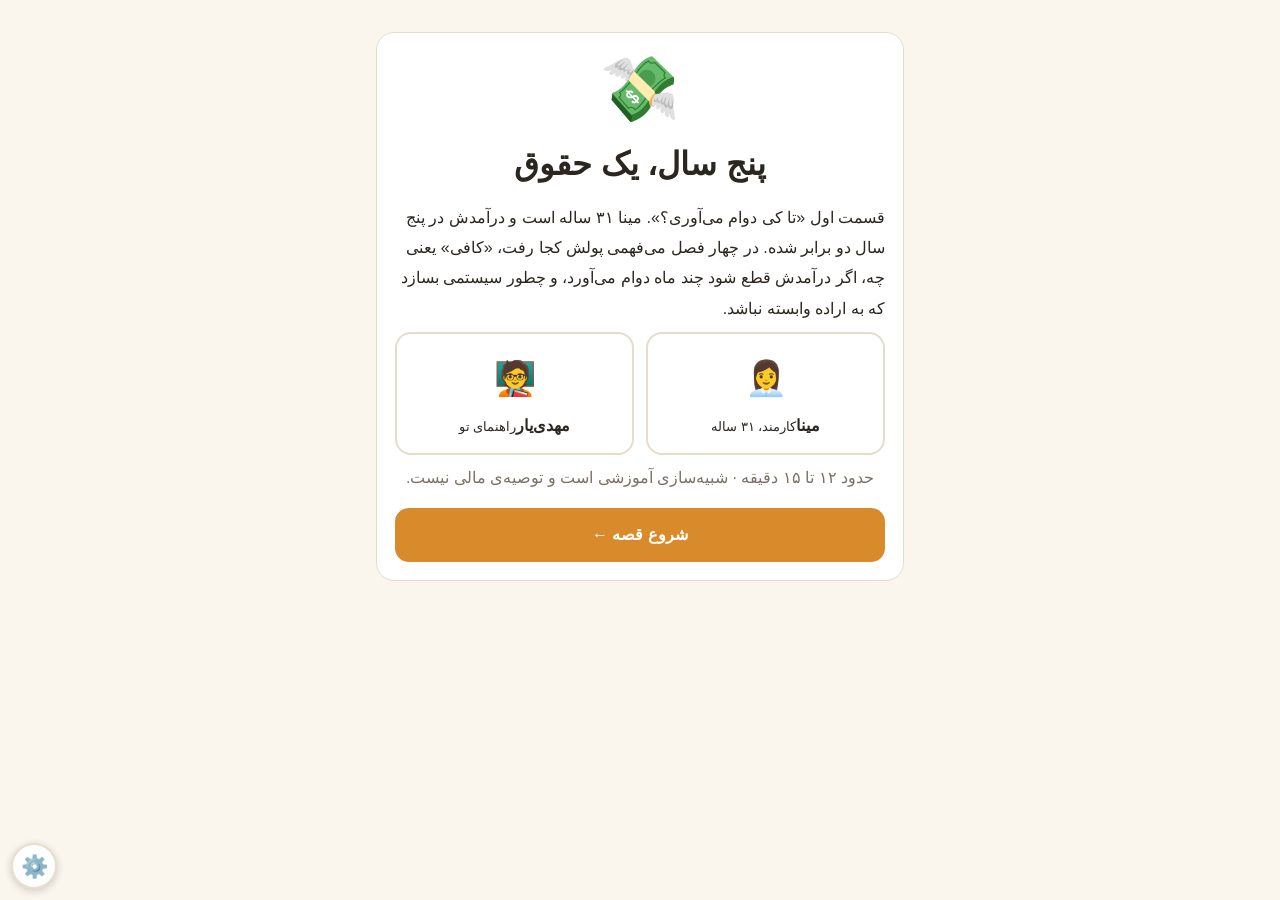
<file: projects/financial-simulation-games/projects/01-game-a-panj-sal-yek-hoghoogh.html>
<!DOCTYPE html>
<html lang="fa" dir="rtl">
<head>
<meta charset="utf-8">
<meta name="viewport" content="width=device-width, initial-scale=1, viewport-fit=cover">
<title>پنج سال، یک حقوق</title>
<script src="assets/howler.min.js"></script>
<style>
:root{--bg:#faf6ee;--card:#fff;--tx:#2b2620;--mu:#7a7165;--ac:#d98a2b;--bd:#e6dccb;--bb:#f1e9da;--bad:#b23a26;--good:#2b7a5b;--mid:#c27a12;box-sizing:border-box;padding-top:env(safe-area-inset-top,0px);padding-bottom:env(safe-area-inset-bottom,0px)}
@media(prefers-color-scheme:dark){:root:not([data-theme="light"]){--bg:#1d1a16;--card:#2a251f;--tx:#f3ece0;--mu:#a89d8e;--bd:#3e362c;--bb:#38302a}}
:root[data-theme="dark"]{--bg:#1d1a16;--card:#2a251f;--tx:#f3ece0;--mu:#a89d8e;--bd:#3e362c;--bb:#38302a}
*{box-sizing:border-box}
html{scroll-padding-top:env(safe-area-inset-top,0px)}
body{margin:0;background:var(--bg);color:var(--tx);font-family:Vazirmatn,Tahoma,"Segoe UI",sans-serif;line-height:1.9;transition:background .8s}
#app{max-width:560px;margin:0 auto;padding:18px 16px 60px}
.top{display:flex;justify-content:space-between;align-items:center;color:var(--mu);font-size:14px}
.card{background:var(--card);border:1px solid var(--bd);border-radius:18px;padding:18px;margin:14px 0}
.big{font-size:64px;text-align:center;line-height:1.2;animation:pop .5s}
@keyframes pop{from{transform:scale(.85);opacity:0}to{transform:scale(1);opacity:1}}
@keyframes blink{50%{opacity:.35}}
h1{margin:6px 0;text-align:center}
p{margin:8px 0}
button{font:inherit;color:inherit;cursor:pointer}
.btn{display:block;width:100%;padding:12px;border-radius:14px;border:0;background:var(--ac);color:#fff;font-weight:bold;margin-top:14px}
.btn:disabled{opacity:.4}
.btn.sec{background:transparent;border:1.5px solid var(--ac);color:var(--tx)}
.ch{display:block;width:100%;text-align:right;padding:12px 14px;margin:8px 0;border-radius:14px;border:1.5px solid var(--bd);background:var(--card)}
.ch:hover{border-color:var(--ac)}
.grid{display:grid;grid-template-columns:1fr 1fr;gap:12px}
.hc{border:2px solid var(--bd);border-radius:16px;background:var(--card);padding:12px 8px;text-align:center}
.hc.on{border-color:var(--ac)}
.bb{display:flex;gap:10px;align-items:flex-start;margin:12px 0;animation:pop .4s}
.bb>span{font-size:28px;line-height:1.4}
.bb small{display:block;font-weight:bold;color:var(--mu);font-size:13px}
.bb p{margin:0;background:var(--bb);border-radius:14px;padding:6px 12px 8px}
.q{border-top:1px dashed var(--bd);margin-top:14px;padding-top:12px}
.pr{color:var(--ac);font-weight:bold}
.rx{border-right:4px solid var(--ac);padding:4px 12px;margin-top:12px;animation:pop .4s}
.w{text-align:center;color:var(--mu)}
.hint{text-align:center;color:var(--mu);animation:blink 1.6s infinite;margin-top:16px}
.pg{height:8px;border-radius:4px;background:var(--bd);margin:6px 0 10px;overflow:hidden}.pg i{display:block;height:100%;background:var(--ac)}
.row{display:flex;justify-content:space-between;align-items:center;margin:8px 0}
.row button{width:36px;height:36px;border-radius:50%;border:1.5px solid var(--bd);background:var(--card);font-size:20px}
input[type=range]{width:100%;accent-color:var(--ac)}
.hero{background:#14283d;color:#fff;border-radius:20px;padding:18px 14px 8px;margin:12px 0;text-align:center}
.hero .tag{display:inline-block;padding:2px 14px;border-radius:999px;font-weight:700;font-size:14px;background:var(--mid)}
.hero.bad .tag{background:var(--bad)}.hero.good .tag{background:var(--good)}
.hero .hb{font-size:72px;font-weight:800;line-height:1.1;color:#e0a21b}
.hero p{color:#cfd8e0;margin:2px 0}
svg{width:100%;height:auto;display:block}
.bar{transform-box:fill-box;transform:scaleY(0);animation:grow .5s ease-out forwards}
@keyframes grow{to{transform:scaleY(1)}}
@media (prefers-reduced-motion:reduce){.bar{animation:none;transform:none}.hint{animation:none}}
.shimg{width:100%;border-radius:14px;border:1px solid var(--bd)}
textarea{width:100%;height:140px;font:inherit;border-radius:10px;border:1px solid var(--bd);background:var(--card);color:var(--tx);padding:8px}
.ov{position:fixed;inset:0;z-index:9;display:flex;flex-direction:column;align-items:center;justify-content:center;color:var(--tx);animation:fi .4s}
.ov.out{opacity:0;transition:opacity .4s}
.ov h2{margin:8px 0 0}.ov p{color:var(--mu);margin:0}
.em{position:relative;width:140px;height:140px;font-size:110px;text-align:center;line-height:140px}
.em span{position:absolute;inset:0}
.em .o{animation:fo 1s .5s forwards}
.em .n{opacity:0;animation:ageup 1s 1.2s forwards}
@keyframes fo{to{opacity:0;transform:scale(.3) rotate(-30deg)}}
@keyframes ageup{0%{opacity:0;transform:scale(.3) rotate(30deg)}70%{opacity:1;transform:scale(1.2)}100%{opacity:1;transform:scale(1)}}
@keyframes fi{from{opacity:0}}
</style>
<script src="assets/ui.js"></script>
</head>
<body>
<div id="app"></div>
<script>
function fa(s){return String(s).replace(/\d/g,function(d){return '۰۱۲۳۴۵۶۷۸۹'[d]})}
function m1(n){return fa(Math.round(n*10)/10)}
function wav(n,d){d=d||.15;var r=8000,o=[];n.forEach(function(f){var L=r*d;for(var i=0;i<L;i++)o.push(128+Math.round(60*Math.sin(2*Math.PI*f*i/r)*(1-i/L)))});
var b=new Uint8Array(44+o.length),v=new DataView(b.buffer),s=function(p,t){for(var i=0;i<t.length;i++)b[p+i]=t.charCodeAt(i)};
s(0,'RIFF');v.setUint32(4,36+o.length,true);s(8,'WAVEfmt ');v.setUint32(16,16,true);v.setUint16(20,1,true);v.setUint16(22,1,true);v.setUint32(24,r,true);v.setUint32(28,r,true);v.setUint16(32,1,true);v.setUint16(34,8,true);s(36,'data');v.setUint32(40,o.length,true);b.set(o,44);
var t='';b.forEach(function(x){t+=String.fromCharCode(x)});return 'data:audio/wav;base64,'+btoa(t)}
var DEF={click:[[660],.07],pop:[[500,600],.06],tick:[[300],.05],good:[[392,523,659],.16],bad:[[247,196],.2],storm:[[196,165,131],.25],win:[[523,659,784,1047],.18]};
var SND={},muted=false;
function play(k){if(muted||!window.Howl)return;try{if(!SND[k])SND[k]=new Howl({src:[wav(DEF[k][0],DEF[k][1])],format:['wav'],volume:.5});SND[k].play()}catch(e){}}

var AX={cf:['💸','انضباط جریان نقدی'],rs:['🛟','تاب‌آوری']};
var R='راوی',T='مینا (در دلت)',MD='مهدی‌یار';
var ST=[{n:'سال‌های رشد',e:'🌱',age:'سال اول تا پنجم',c:['#fff1cc','#3b3017']},
{n:'وقتی «کافی» نیست',e:'🏔️',age:'سال پنجم',c:['#e0f3df','#1b2f21']},
{n:'روز تعدیل',e:'⛈️',age:'یک سه‌شنبه‌ی بد',c:['#dfe6ee','#1c2430']},
{n:'بازسازی',e:'🌅',age:'سه ماه بعد',c:['#fde5d3','#35241a']},
{n:'آینه',e:'🪞',age:'پایان قصه',c:['#f4efe0','#2a2820']}];
var PR={choice:'حالا به این پرسش پاسخ بده:',timed:'⏱️ حالا سریع به این پرسش پاسخ بده (۱۵ ثانیه وقت داری):',slider:'حالا این اسلایدر را مشخص کن:',self:'حالا سه حدس درباره‌ی خودت را مشخص کن:',cards:'حالا برای هر مورد تصمیم بگیر:',alloc:'حالا سهم‌ها را تقسیم کن:',lab:'حالا شبیه‌سازی را اجرا کن:',whatif:'حالا هر سه تغییر را امتحان کن:',jump:'حالا بازه‌ی زمانی را انتخاب کن:'};

var M=[
{st:0,e:'🌱',dm:[],t:'self',d:[
 ['📖',R,'مینا ۳۱ ساله است و پنج سال از اولین روز کارش در یک شرکت می‌گذرد. امشب دورهمی خانوادگی است و همه فکر می‌کنند او «آدم منظم و پولداری» شده.'],
 ['🧑','سینا (پسرخاله)','«مینا، شنیدم حقوقت تقریباً دو برابر شده! حتماً کلی هم پس‌انداز کرده‌ای، نه؟»'],
 ['👩‍🦳','مادر','«مینا همیشه حساب‌کتاب‌دار بوده. من نگران نیستم؛ اگر یک روز کارش هم قطع شود، چند ماه راحت می‌رسد.»'],
 ['🧑‍🏫',MD,'«قبل از شروع قصه، سه حدس ساده درباره‌ی خودت بزن. آخر قصه با هم می‌سنجیم. قضاوتی در کار نیست.»']],
 q:'سه حدس درباره‌ی خودت',k:'این حدس‌ها نگه داشته می‌شوند. هدف قضاوت نیست؛ آخر قصه می‌بینی فاصله‌ی تصورت با رفتار واقعی‌ات چقدر است.'},
{st:0,e:'🎉',dm:['cf'],t:'choice',d:[
 ['📖',R,'سال دوم. مینا ارتقا گرفته و حقوقش از ۳۰ به ۳۶ میلیون می‌رسد؛ شش میلیون اضافه در هر ماه.'],
 ['👩‍🦰','سیما (همکار)','«ارتقا مبارک! یک شام بیرون که می‌ارزد؛ بالاخره زحمتش را کشیدی.»'],
 ['🧑‍🏫',MD,'«شش میلیون اضافه یک تصمیم ساده می‌خواهد: هر ماه این پول کجا برود؟»'],
 ['👩‍💼',T,'«نمی‌خواهم مثل مادرم همیشه نگران باشم، ولی نمی‌خواهم فقط حساب‌کتاب هم بکنم.»']],
 q:'شش میلیونِ اضافه‌ی هر ماه کجا برود؟',o:[['همه‌اش را خرج ارتقای زندگی می‌کنم؛ حقم است.',{cf:0},.3],['یک‌سومش پس‌انداز، بقیه ارتقا.',{cf:1},.45],['نصفش پس‌انداز خودکار، نصف دیگر لذت.',{cf:3},.7],['همه‌اش پس‌انداز؛ هیچ لذتی.',{cf:2},.8]],
 k:'پولِ تازه یا قبل از عادت‌شدن به خرج می‌رود پس‌انداز، یا در هزینه‌های ثابت حل می‌شود. اولین ماه بعد از ارتقا مهم‌ترین ماه است.'},
{st:0,e:'📊',dm:['cf'],t:'cards',d:[
 ['📖',R,'سال دوم تا پنجم. هر سال یک «ثابتِ تازه» به در می‌زند و هر کدام کوچک و منطقی به نظر می‌رسد.'],
 ['🧑‍🏫',MD,'«هر کدام را جدا ببین؛ درست و غلط ندارد. فقط آخرش را نگاه کن.»']],
 q:'هر پیشنهاد را قبول می‌کنی؟',c:[['خانه‌ی بزرگ‌تر با اجاره‌ی بیشتر',5],['ماشین بهتر با قسط ماهانه',6],['اشتراک‌ها، رستوران و دورهمی‌های بیشتر',4],['سفر و گوشی و لباسِ سطح بالاتر هر سال',5]],
 k:'درآمد دو برابر شد، اما هر «ثابتِ تازه» پله‌ای بود که پایین نیامد. به این «سبک‌زندگیِ خزنده» (Lifestyle Creep) می‌گویند. مسئله درآمد نبود؛ نرخ پس‌انداز بود.'},
{st:0,e:'🔎',dm:['cf'],t:'choice',d:[
 ['🧑‍🏫',MD,'«نمودار را دیدی. حالا سؤال اصلی: پول مینا کجا رفت؟»'],
 ['👩‍💼',T,'«درآمدم دو برابر شده ولی ته حساب همان است. یعنی من بد خرج کرده‌ام؟»']],
 q:'ریشه‌ی مشکل چیست؟',o:[['درآمدم هنوز کم است.',{cf:0}],['خرج بزرگی نکردم؛ فقط ثابت‌ها پله‌پله بالا رفتند.',{cf:3}],['تورم همه‌چیز را خورد؛ کاری از من برنمی‌آمد.',{cf:1}]],
 k:'جواب دوم دقیق‌تر است: ثابت‌ها (اجاره، قسط، اشتراک) بعد از پذیرفته‌شدن برنمی‌گردند. تورم واقعی است، ولی نرخ پس‌انداز را تصمیم‌ها عوض می‌کنند.'},
{st:1,e:'🧑',dm:['cf'],t:'choice',d:[
 ['📖',R,'سال پنجم. سینا، دوستِ دوران دانشگاه، بعد از مدت‌ها زنگ می‌زند. درآمد او سه برابر شده است.'],
 ['🧑','سینا','«راستش را بگویم؟ درآمدم سه برابر شده ولی هنوز احساس می‌کنم کم است. هر ماه فکر می‌کنم با کمی بیشتر همه‌چیز درست می‌شود.»'],
 ['🧑','سینا','«تو چطور؟ اگر پولت دو برابر شود، مطمئنی مشکلت حل می‌شود؟»']],
 q:'جواب سینا را چه می‌دهی؟',o:[['بله؛ فقط کمی بیشتر لازم است.',{cf:0}],['نمی‌دانم؛ بیا اول بنویسیم «کافی» یعنی چه عددی.',{cf:3}],['پول بیشتر فقط مشکل را بزرگ‌تر می‌کند؛ ولش کن.',{cf:1}]],
 k:'وقتی «کافی» عدد ندارد، هر پله‌ی تازه بعد از مدتی عادی می‌شود (سازگاری لذتی) و خط پایان جلوتر می‌رود.'},
{st:1,e:'🎯',dm:['cf'],t:'slider',d:function(){var c=ctx();return [['🧑‍🏫',MD,'«سینا یک سؤال ساده پرسید که کمتر کسی جواب می‌دهد: چقدر برای تو کافی است؟»'],['📖',R,'درآمد فعلی مینا ماهی '+fa(Math.round(c.I))+' میلیون و هزینه‌هایش ماهی '+fa(Math.round(c.E))+' میلیون است.']]},
 q:'ماهانه چند میلیون برایت «کافی» است؟',
 k:'عدد «کافی» را یک بار بنویس و هر سال بازنگری کن. عددی که روی کاغذ نیست، با هر ارتقا جابه‌جا می‌شود.'},
{st:1,e:'🚗',dm:['cf'],t:'timed',def:0,d:[
 ['🏪','فروشنده‌ی ماشین','«خانم مینا، ماشین بهتر با ۳۰٪ تخفیف و اقساط راحت؛ فقط تا امشب.»'],
 ['👩‍🦰','سیما','«بگیر! همه‌ی همکارها در این سطح ماشین دارند.»'],
 ['📖',R,'ساعت ۶ عصر است و فروشنده منتظر جواب.']],
 q:'چه می‌کنی؟',o:[['همین حالا قرارداد را امضا می‌کنم.',{cf:0}],['می‌گویم ۲۴ ساعت فکر می‌کنم.',{cf:3}],['نه؛ ماشین فعلی را نگه می‌دارم.',{cf:2}]],
 k:'فشار زمانِ فروش، تصمیم را از برنامه جدا می‌کند. قانون ۲۴ ساعت یعنی خرید بزرگ همان روز امضا نمی‌شود.'},
{st:1,e:'📝',dm:['cf'],t:'choice',d:[
 ['🧑‍🏫',MD,'«هر بار که درآمد بالا می‌رود، یک قانون ساده می‌تواند ثابت‌ها را کنترل کند.»'],
 ['👩‍💼',T,'«اگر قبل از رسیدن ارتقای بعدی، قاعده‌ای از خودم بنویسم...»'],
 ['📖',R,'فردا صبح، ایمیلی از منابع انسانی در صندوق مینا نشسته است.']],
 q:'قانون ارتقای مینا چه باشد؟',o:[['از هر ارتقا فقط نصفش به خرج ثابت برود.',{cf:3}],['فقط وقتی ذخیره‌ی ۳ ماهه‌ام کامل شد.',{cf:2}],['قانونی نمی‌نویسم؛ ببینیم چه می‌شود.',{cf:0}]],
 k:'قانون ارتقا یعنی تصمیم را قبل از رسیدن پول می‌گیری، وقتی هیجان کم است.'},
{st:2,e:'📩',dm:['rs'],t:'choice',snd:'storm',d:function(){var c=ctx();return [
 ['📖',R,'صبح یک سه‌شنبه. ایمیل: «جلسه‌ی فوری، ساعت ۱۰». مینا بوی خبر بد را حس می‌کند.'],
 ['🧑‍💼','آقای رضایی (منابع انسانی)','«متأسفانه شرکت ناچار به تعدیل نیرو شده. همکاری شما از پایان همین ماه تمام می‌شود.»'],
 ['👩‍💼',T,'«ماهی '+fa(Math.round(c.I))+' میلیون... و ماه بعد صفر.»'],
 ['🧑‍🏫',MD,'«نفس بکش. رفتار ۲۴ ساعت اول، مسیر بعدی را می‌سازد.»']]},
 q:'اولین واکنش مینا چیست؟',o:[['دو هفته به حساب‌ها نگاه نمی‌کنم.',{rs:0}],['به همه خبر می‌دهم تا کمک کنند.',{rs:1}],['همین الان حساب می‌کنم چند ماه می‌رسد.',{rs:3}]],
 k:'اولین واکنش به شوک درآمدی معمولاً از جنس هیجان است. کسی که زود شمارش می‌کند، دقیقاً می‌داند چقدر زمان دارد.'},
{st:2,e:'🧮',dm:['rs'],t:'lab',d:function(){var c=ctx();return [
 ['🧑‍🏫',MD,'«بیا با اعداد خودِ مینا حساب کنیم، نه با حدس.»'],
 ['📖',R,'هزینه‌ی ماهانه‌ی مینا '+fa(Math.round(c.E))+' میلیون و پس‌انداز نقدش حدود '+fa(Math.round(c.S0))+' میلیون است. این اعداد از تصمیم‌هایی آمده‌اند که تا اینجا گرفتی.'],
 ['⚙️','فرض‌های آموزشی','درآمد از ماه اول صفر است، تورم سالانه ۴۰٪ فرض شده و یک خرج ناگهانی در ماه سوم می‌رسد. این توصیه‌ی مالی نیست.']]},
 q:'پول مینا چند ماه می‌رسد؟',k:'ماه‌های دوام = پس‌انداز نقد ÷ هزینه‌ی ماهانه‌ای که با تورم بالا می‌رود. هر خرج ناگهانی هم از این زمان کم می‌کند.'},
{st:2,e:'☎️',dm:['rs'],t:'choice',d:[
 ['👩','ندا (خواهر)','«مینا، صدایت گرفته است. چیزی شده؟»'],
 ['👩‍💼',T,'«اگر بگویم نگران می‌شوند؛ اگر نگویم تنها می‌مانم.»'],
 ['👩‍🦳','مادر','«هر چه هست، با هم حلش می‌کنیم.»']],
 q:'مینا چه می‌کند؟',o:[['پنهان می‌کنم تا خودم حلش کنم.',{rs:0}],['فقط به یک نفر می‌گویم.',{rs:1}],['شفاف می‌گویم و با هم یک برنامه‌ی ۳ ماهه می‌چینیم.',{rs:3}]],
 k:'تاب‌آوری فقط پول نیست؛ شبکه‌ی حمایت، اطلاعات و برنامه هم ماه‌های دوام را بیشتر می‌کنند.'},
{st:2,e:'🔁',dm:[],t:'whatif',d:[
 ['🧑‍🏫',MD,'«حالا شگفت‌انگیزترین بخش: همان سال را با تغییرهایی که می‌توانستی از قبل بدهی، دوباره ببین.»']],
 q:'هر سه تغییر را امتحان کن.',k:'صندوق اضطراری، درآمد جانبی و کاهش هزینه هر کدام زمان می‌خرند؛ ولی صندوق از قبل بزرگ‌ترین اثر را دارد، چون وقتی بحران رسیده، ساختنش سخت است.'},
{st:3,e:'💼',dm:['cf'],t:'timed',def:0,d:[
 ['📖',R,'سه ماه بعد. مینا کار تازه‌ای با حقوق ۴۵ میلیون پیدا کرده است. اولین حقوق امروز واریز شده.'],
 ['👩‍🦰','سیما','«بیا امشب جشن بگیریم! تازه کار پیدا کردی.»'],
 ['🧑‍🏫',MD,'«هر ماه همین لحظه، تصمیم است: اول خرج یا اول پس‌انداز؟»']],
 q:'روز حقوق، پول اول به کجا می‌رود؟',o:[['اول خرج؛ هرچه ماند پس‌انداز.',{cf:0}],['اول پس‌انداز، به‌صورت دستی.',{cf:2}],['انتقال خودکار در همان روز حقوق.',{cf:3}]],
 k:'پس‌اندازی که به اراده وابسته باشد، آخر ماه معمولاً چیزی از آن نمی‌ماند. «اول پس‌انداز» خودکار، تصمیم را از آن لحظه برمی‌دارد.'},
{st:3,e:'🧩',dm:['cf'],t:'alloc',d:[
 ['🧑‍🏫',MD,'«سیستمی بساز که به اراده وابسته نباشد. حقوق ۴۵ میلیونی را ده سهمِ ۴٫۵ میلیونی ببین.»'],
 ['👩‍💼',T,'«این بار می‌خواهم هم امنیت داشته باشم، هم زندگی.»']],
 q:'ده سهم را بین چهار پاکت تقسیم کن.',it:[['💸 پس‌انداز و صندوق خودکار'],['🏠 هزینه‌های ثابت'],['🛒 خرج روزمره'],['🎈 لذت و جشن']],
 sc:function(a){var s=a[0],c=(s>=2&&s<=4)?3:((s==1||s==5)?2:(s==0?0:1));if(a[3]==0)c=Math.max(c-1,0);return {cf:c}},
 k:'سیستم خوب هم پس‌انداز دارد هم لذت؛ سیستمی که هیچ لذتی نداشته باشد معمولاً بعد از چند ماه رها می‌شود.'},
{st:3,e:'⏳',dm:[],t:'jump',d:[
 ['🧑‍🏫',MD,'«ببین اگر این سیستم را راه بیندازی چه می‌شود. مقایسه با ماهی که فقط «هر چه ماند، پس‌انداز» را می‌گذاشتی.»'],
 ['📝',R,'این یک سناریو است، نه پیش‌گویی.']],
 q:'کدام بازه را می‌خواهی ببینی؟',k:'تفاوت دو مسیر در ماه اول دیده نمی‌شود؛ مثل سود مرکب، اثرش در سال‌ها خودش را نشان می‌دهد.'}
];

var S,X,I,G,CI,AL,TM,TO,RN=0,CUR=-1,CHATON=false,WI,JT,EV=[],app=document.getElementById('app');
function ev(t,v){EV.push({event_type:t,lesson_id:'game-a',scene_index:I,timestamp:Date.now(),value:v})}
function ap(d,dm){for(var k in d)S[k]+=d[k];for(var j=0;j<dm.length;j++)X[dm[j]]+=3}
function pc(k){return X[k]?Math.round(S[k]/X[k]*100):0}
var CAmt=[5,6,4,5];
function ctx(){var inc=[],exp=[],sv=[],tot=0;
 for(var i=0;i<5;i++){var a=0;for(var j=0;j<4;j++)if(G.CA[j]&&j+1<=i)a+=CAmt[j];
  var ic=30*Math.pow(1.2,i),ex=22*Math.pow(1.12,i)+a;inc.push(ic);exp.push(ex);sv.push(ic-ex);tot+=Math.max(ic-ex,0)*12}
 return {inc:inc,exp:exp,sv:sv,S0:tot*G.keep,E:exp[4],I:inc[4]}}
function run(S0,E,o){o=o||{};var mi=Math.pow(1.4,1/12)-1,bal=S0,h=[],fail=0;
 for(var m=1;m<=12;m++){var p=Math.pow(1+mi,m),ex=E*(o.cut?1-o.cut:1)*p,sh=(m==3)?.8*E*p:0,inc=(o.side&&m>=2)?o.side:0;bal+=inc-ex-sh;h.push({m:m,bal:bal,sh:m==3});if(bal<0){fail=m;break}}
 return {h:h,fail:fail,months:fail?fail-1:12,S0:S0}}
function lifeChart(c){var W=360,H=200,top=26,bot=22,hh=H-top-bot,mx=Math.max.apply(null,c.inc),y=function(a){return top+(mx-a)/mx*hh},b=top+hh;
 var s='<svg viewBox="0 0 360 200" role="img" aria-label="درآمد و هزینه در پنج سال">';
 for(var i=0;i<5;i++){var gx=W-34-i*68,iy=y(c.inc[i]),ey=y(c.exp[i]),rate=Math.round(c.sv[i]/c.inc[i]*100);
  s+='<rect class="bar" style="animation-delay:'+i*90+'ms;transform-origin:50% 100%" x="'+(gx-26)+'" y="'+iy+'" width="24" height="'+(b-iy)+'" rx="3" fill="#4fb58a"/><rect class="bar" style="animation-delay:'+(i*90+60)+'ms;transform-origin:50% 100%" x="'+(gx+2)+'" y="'+ey+'" width="24" height="'+(b-ey)+'" rx="3" fill="#e0624a"/><text x="'+gx+'" y="16" text-anchor="middle" font-size="12" fill="currentColor">'+fa(rate)+'٪</text><text x="'+gx+'" y="'+(H-6)+'" text-anchor="middle" font-size="11" fill="currentColor">سال '+fa(i+1)+'</text>'}
 return s+'</svg><p class="w" style="font-size:13px;margin:0">سبز: درآمد · قرمز: هزینه · عدد بالای هر سال: نرخ پس‌انداز</p>'}
function runChart(o){var W=360,H=190,top=24,bot=22,hh=H-top-bot,n=12,bw=20,gap=(W-n*bw)/(n+1),v=o.h.map(function(x){return x.bal}),mx=Math.max(o.S0,1),mn=Math.min.apply(null,[0].concat(v)),rg=mx-mn,y=function(a){return top+(mx-a)/rg*hh},y0=y(0);
 var s='<svg viewBox="0 0 360 190" role="img" aria-label="موجودی هر ماه"><line x1="0" x2="360" y1="'+y0+'" y2="'+y0+'" stroke="#6f8296"/>';
 for(var i=0;i<n;i++){var x=W-gap-(i+1)*bw-i*gap,d=o.h[i];
  if(d){var yy=y(d.bal),up=d.bal>=0,yt=Math.min(yy,y0),hh2=Math.max(Math.abs(yy-y0),2);
   s+='<rect class="bar" style="animation-delay:'+i*70+'ms;transform-origin:50% '+(up?'100%':'0%')+'" x="'+x+'" y="'+yt+'" width="'+bw+'" height="'+hh2+'" rx="3" fill="'+(up?'#4fb58a':'#e0624a')+'"/>';
   if(d.sh)s+='<text x="'+(x+bw/2)+'" y="16" text-anchor="middle" font-size="15">🔧</text>'}
  else s+='<rect x="'+x+'" y="'+(y0-2)+'" width="'+bw+'" height="4" rx="2" fill="#3b516a"/>';
  s+='<text x="'+(x+bw/2)+'" y="'+(H-6)+'" text-anchor="middle" font-size="10" fill="#9fb0c0">'+fa(i+1)+'</text>'}
 return s+'</svg>'}
function hero(o,lab){var m=o.months,kind=m>=6?'good':m>=3?'mid':'bad',tag=m>=6?'امن':m>=3?'لنگان':'زنگ خطر';
 return '<div class="hero '+kind+'"><span class="tag">'+tag+'</span><div class="hb">'+(o.fail?'ماه '+fa(m):'+۱۲ ماه')+'</div><p>'+(lab||(o.fail?'پولِ مینا بعد از '+fa(m)+' ماه تمام شد':'مینا تا ۱۲ ماه دوام آورد'))+'</p>'+runChart(o)+'<p style="font-size:13px;color:#9fb0c0">موجودی هر ماه · 🔧 خرج ناگهانی</p></div>'}

function dark(){var t=document.documentElement.getAttribute('data-theme');return t?t=='dark':!!(window.matchMedia&&matchMedia('(prefers-color-scheme: dark)').matches)}
function paint(s){if(s<0)document.documentElement.style.removeProperty('--bg');else document.documentElement.style.setProperty('--bg',ST[s].c[dark()?1:0])}
function hdr(){var n=Math.min(I+1,16);return '<div class="top"><span>💸 پنج سال، یک حقوق</span><span>'+fa(n)+' از ۱۶</span><button onclick="muteT(this)" style="background:none;border:0">'+(muted?'🔇':'🔊')+'</button></div><div class="pg"><i style="width:'+(n*100/16)+'%"></i></div>'}
function muteT(b){muted=!muted;b.textContent=muted?'🔇':'🔊'}
function hub(){CUR=-1;CHATON=false;paint(-1);
 app.innerHTML='<div class="card"><div class="big">💸</div><h1>پنج سال، یک حقوق</h1><p>قسمت اول «تا کی دوام می‌آوری؟». مینا ۳۱ ساله است و درآمدش در پنج سال دو برابر شده. در چهار فصل می‌فهمی پولش کجا رفت، «کافی» یعنی چه، اگر درآمدش قطع شود چند ماه دوام می‌آورد، و چطور سیستمی بسازد که به اراده وابسته نباشد.</p><div class="grid"><div class="hc"><div style="font-size:34px">👩‍💼</div><b>مینا</b><small>کارمند، ۳۱ ساله</small></div><div class="hc"><div style="font-size:34px">🧑‍🏫</div><b>مهدی‌یار</b><small>راهنمای تو</small></div></div><p class="w">حدود ۱۲ تا ۱۵ دقیقه · شبیه‌سازی آموزشی است و توصیه‌ی مالی نیست.</p><button class="btn" onclick="go()">شروع قصه ←</button></div>'}
function go(){I=0;S={cf:0,rs:0};X={cf:0,rs:0};G={keep:.5,CA:[0,0,0,0],s1:5,s2:4,s3:3,lab:0};CUR=-1;EV=[];r(0)}
function age(s,cb){var o=document.createElement('div');o.className='ov';o.style.background=ST[s].c[dark()?1:0];
 o.innerHTML='<div class="em"><span class="o">'+(CUR<0?'✨':ST[CUR].e)+'</span><span class="n">'+ST[s].e+'</span></div><h2>'+(CUR<0?'':'ادامه‌ی قصه... ')+ST[s].n+'</h2><p>'+ST[s].age+'</p>';
 document.body.appendChild(o);paint(s);play(s==2?'storm':'good');CHATON=false;var d=false;
 function end(){if(d)return;d=true;o.classList.add('out');setTimeout(function(){o.remove();cb()},400)}
 o.onclick=end;setTimeout(end,3000)}
function getD(m){return typeof m.d=='function'?m.d():m.d.slice()}
function bub(l){return '<div class="bb"><span>'+l[0]+'</span><div><small>'+l[1]+'</small><p>'+l[2]+'</p></div></div>'}
function head(m){var s=ST[m.st];return '<div class="top"><span>'+s.e+' '+s.n+' · '+s.age+'</span><span>ماژول '+fa(I+1)+' از ۱۶</span></div>'}
function r(n){clearInterval(TM);var m=M[I];
 if(n==0&&m.st!==CUR){var s=m.st;CHATON=false;age(s,function(){CUR=s;r2(0)});return}
 r2(n)}
function r2(n){RN=n;clearInterval(TM);var m=M[I],D=getD(m),inter=n>=D.length;CHATON=!inter;play(m.snd&&n==0?m.snd:'pop');
 var h=hdr()+'<div class="card">'+head(m)+(n==0?'<div class="big">'+m.e+'</div>':'')+D.slice(0,Math.min(n+1,D.length)).map(bub).join('');
 if(inter)h+='<div class="q"><p class="pr">👉 '+PR[m.t]+'</p><p><b>'+m.q+'</b></p><div id="ui">'+ui(m)+'</div></div>';
 else h+='<p class="hint">👆 برای ادامه‌ی گفتگو روی صفحه بزن</p>';
 app.innerHTML=h+'</div>';if(inter&&m.t=='timed')timer(m);
 setTimeout(function(){window.scrollTo({top:document.body.scrollHeight,behavior:'smooth'})},60)}
document.addEventListener('click',function(e){if(!CHATON||e.target.closest('button'))return;r2(RN+1)});
document.addEventListener('keydown',function(e){if(CHATON&&(e.key==' '||e.key=='Enter')){e.preventDefault();r2(RN+1)}});
function slr(id,mn,mx,v,lab,sfx){sfx=sfx||'';return '<div class="row"><b>'+lab+'</b><span id="'+id+'v">'+fa(v)+sfx+'</span></div><input id="'+id+'" type="range" min="'+mn+'" max="'+mx+'" value="'+v+'" oninput="document.getElementById(\''+id+'v\').textContent=fa(this.value)+\''+sfx+'\'">'}
function opts(m){return m.o.map(function(o,j){return '<button class="ch" onclick="pk('+j+')">'+o[0]+'</button>'}).join('')}
function ui(m){
 if(m.t=='choice')return opts(m);
 if(m.t=='timed')return '<div class="pg"><i id="tb" style="width:100%"></i></div><p class="w" id="tc">'+fa(15)+' ثانیه</p>'+opts(m);
 if(m.t=='self')return slr('s1',1,10,5,'من چقدر پس‌اندازگرم؟ (۱ تا ۱۰)')+slr('s2',0,12,4,'اگر فردا درآمدم قطع شود، چند ماه دوام می‌آورم؟',' ماه')+slr('s3',1,5,3,'هرچه درآمدم بیشتر شود، پس‌اندازم هم بیشتر می‌شود. (۱ مخالف … ۵ موافق)')+'<button class="btn" onclick="ss()">ثبت حدس‌ها</button>';
 if(m.t=='slider'){var c=ctx();return slr('sl',30,150,Math.round(c.E*1.3),'عدد «کافی» تو',' میلیون')+'<button class="btn" onclick="sv()">ثبت</button>'}
 if(m.t=='cards'){CI=0;return cardUI()}
 if(m.t=='alloc'){AL=[0,0,0,0];return allocUI()}
 if(m.t=='lab')return '<button class="btn" onclick="lab()">▶ اجرای شبیه‌سازی ماه‌به‌ماه</button>';
 if(m.t=='whatif'){WI={};return wiUI()}
 if(m.t=='jump'){JT=-1;return jumpUI()}}
function timer(m){TO=0;var t0=Date.now(),L=15000;TM=setInterval(function(){var left=L-(Date.now()-t0),b=document.getElementById('tb'),c=document.getElementById('tc');if(b)b.style.width=Math.max(left/L,0)*100+'%';if(c)c.textContent=fa(Math.max(Math.ceil(left/1000),0))+' ثانیه';if(left<=0){clearInterval(TM);TO=1;pk(m.def)}},100)}
function pk(j){clearInterval(TM);var m=M[I],o=m.o[j];ap(o[1],m.dm);if(o[2]!==undefined)G.keep=o[2];ev('choice_made',{m:I,j:j,to:TO});fin(o[0])}
function ss(){G.s1=+document.getElementById('s1').value;G.s2=+document.getElementById('s2').value;G.s3=+document.getElementById('s3').value;ev('guess_submitted',{self:G.s1,months:G.s2,belief:G.s3});fin('پس‌اندازگری '+fa(G.s1)+' از ۱۰ · دوام '+fa(G.s2)+' ماه · باور '+fa(G.s3)+' از ۵')}
function sv(){var m=M[I],v=+document.getElementById('sl').value,c=ctx(),E=c.E,d=v<=E*1.15?3:v<=E*1.4?2:v<=E*1.8?1:0;ap({cf:d},m.dm);ev('choice_made',{m:I,v:v});fin(fa(v)+' میلیون در ماه',lifeNote(v,c))}
function lifeNote(v,c){return '<p>هزینه‌ی فعلی مینا '+fa(Math.round(c.E))+' میلیون است. «کافیِ» تو '+fa(Math.round(v/c.E*100))+'٪ آن است'+(v>c.E*1.4?'؛ یعنی خط پایان از همین حالا جلوتر از وضعیت فعلی است.':'؛ یعنی هنوز نزدیک به زندگی فعلی‌ات است.')+'</p>'}
function cardUI(){var c=M[I].c[CI];return '<p class="w" style="font-size:18px">«'+c[0]+'»</p><p class="w">+'+fa(c[1])+' میلیون خرج ثابت در ماه</p><div class="grid"><button class="hc" onclick="cd(1)">👍 قبول می‌کنم</button><button class="hc" onclick="cd(0)">👎 فعلاً نه</button></div><p class="w">'+fa(CI+1)+' از ۴</p>'}
function cd(y){G.CA[CI]=y;X.cf+=3;if(!y)S.cf+=3;CI++;play('tick');if(CI>=M[I].c.length){var c=ctx();ev('choice_made',{m:I,CA:G.CA});fin('پنج سال گذشت.','<div class="card" style="margin:10px 0">'+lifeChart(c)+'<p>نرخ پس‌انداز: سال اول '+fa(Math.round(c.sv[0]/c.inc[0]*100))+'٪ ← سال پنجم '+fa(Math.round(c.sv[4]/c.inc[4]*100))+'٪</p></div>')}else document.getElementById('ui').innerHTML=cardUI()}
function allocUI(){var m=M[I],t=AL.reduce(function(a,b){return a+b},0);return m.it.map(function(x,j){return '<div class="row"><span>'+x[0]+'</span><span><button onclick="al('+j+',-1)">−</button> <b>'+fa(AL[j])+'</b> <button onclick="al('+j+',1)">+</button></span></div>'}).join('')+'<p class="w">باقی‌مانده: '+fa(10-t)+' سهم</p><button class="btn" '+(t==10?'':'disabled')+' onclick="ad()">ثبت تقسیم</button>'}
function al(j,d){var t=AL.reduce(function(a,b){return a+b},0);if(AL[j]+d<0||t+d>10)return;AL[j]+=d;play('tick');document.getElementById('ui').innerHTML=allocUI()}
function ad(){var m=M[I];ap(m.sc(AL),m.dm);G.AL=AL.slice();ev('choice_made',{m:I,AL:AL});fin('پس‌انداز '+fa(AL[0])+' · ثابت '+fa(AL[1])+' · روزمره '+fa(AL[2])+' · لذت '+fa(AL[3]))}
function lab(){var c=ctx(),o=run(c.S0,c.E);G.lab=o.months;G.c0=c;var d=o.months>=6?3:o.months>=4?2:o.months>=2?1:0;ap({rs:d},M[I].dm);play(o.months>=3?'good':'bad');ev('choice_made',{m:I,months:o.months});
 var gap=G.s2-o.months;
 fin(o.fail?'پول مینا '+fa(o.months)+' ماه دوام آورد.':'مینا بیش از ۱۲ ماه دوام آورد.',hero(o)+'<p>در ابتدای قصه حدس زدی <b>'+fa(G.s2)+' ماه</b>؛ شبیه‌سازی می‌گوید <b>'+(o.fail?fa(o.months):'بیش از ۱۲')+' ماه</b>.'+(gap>=2?' فکر می‌کردی بیشتر دوام می‌آوری؛ این طبیعی است، چون خرج ناگهانی و تورم در حدس‌ها معمولاً دیده نمی‌شوند.':gap<=-2?' دوامت بیشتر از تصورت بود.':' حدست نزدیک بود.')+'</p>')}
function wiUI(){var c=G.c0||ctx(),b=run(c.S0,c.E),it=[['fund','🏦 اگر صندوق ۳ ماه هزینه داشتی',function(){return run(Math.max(c.S0,3*c.E),c.E)}],['side','💼 اگر از ماه دوم ماهی ۱۵ میلیون درآمد جانبی داشتی',function(){return run(c.S0,c.E,{side:15})}],['cut','✂️ اگر ۲۰٪ هزینه‌ها را کم می‌کردی',function(){return run(c.S0,c.E,{cut:.2})}]];
 var h='<p class="w">وضع فعلی: <b>'+(b.fail?fa(b.months)+' ماه':'بیش از ۱۲ ماه')+'</b></p>';
 it.forEach(function(x,j){var done=WI[x[0]];h+='<button class="ch" onclick="wi(\''+x[0]+'\','+j+')">'+(done?'✔ ':'')+x[1]+(done?' ← <b>'+(done.fail?fa(done.months)+' ماه':'بیش از ۱۲ ماه')+'</b>':'')+'</button>'});
 if(Object.keys(WI).length==3)h+='<div class="rx">💡 '+M[I].k+'</div><button class="btn" onclick="nx()">ادامه ←</button>';
 wiUI.it=it;return h}
function wi(k,j){var o=wiUI.it[j][2]();WI[k]=o;play('good');ev('choice_made',{m:I,whatif:k,months:o.months});document.getElementById('ui').innerHTML=wiUI()}
function jumpUI(){var H=[['۶ ماه بعد',6],['۲ سال بعد',24],['۵ سال بعد',60]],u=4.5,s1=AL?0:0;var a=G.AL||[3,3,3,1],sv1=a[0]*u,sv2=2.25,ess=Math.max((a[1]+a[2])*u,1);
 var h='<div class="grid" style="grid-template-columns:repeat(3,1fr)">'+H.map(function(t,j){return '<button class="hc'+(j==JT?' on':'')+'" onclick="jt('+j+')">'+t[0]+'</button>'}).join('')+'</div>';
 if(JT>=0){var mm=H[JT][1],A=sv1*mm,B=sv2*mm;h+='<div class="card" style="border-color:#3a9d5d"><b>⚖️ با سیستم خودکار تو</b><p>پس‌انداز: '+m1(A)+' میلیون = '+m1(A/ess)+' ماه هزینه‌ی ضروری</p></div><div class="card" style="border-color:#d0583a"><b>🔥 اگر «هرچه ماند، پس‌انداز»</b><p>پس‌انداز: '+m1(B)+' میلیون = '+m1(B/ess)+' ماه هزینه‌ی ضروری</p></div>'}
 else h+='<p class="w">یک بازه را انتخاب کن. (بدون احتساب سود و تورم؛ فقط ساده‌ترین حساب)</p>';
 if(G.jv&&G.jv.length==3)h+='<div class="rx">💡 '+M[I].k+'</div><button class="btn" onclick="nx()">🪞 دیدن آینه</button>';return h}
function jt(j){JT=j;G.jv=G.jv||[];if(G.jv.indexOf(j)<0)G.jv.push(j);play('pop');document.getElementById('ui').innerHTML=jumpUI()}
function fin(t,ex){clearInterval(TM);var m=M[I];play('click');CHATON=false;
 app.innerHTML=hdr()+'<div class="card">'+head(m)+'<p><b>'+m.q+'</b></p>'+(TO?'<p class="w">⏱️ وقت تمام شد؛ ذهن به عادتش برگشت و این هم یک انتخاب بود.</p>':'')+'<p>✔ '+t+'</p>'+(ex||'')+'<div class="rx">💡 '+m.k+'</div><button class="btn" onclick="nx()">ادامه ←</button></div>';TO=0}
function nx(){I++;if(I>=15)age(4,function(){CUR=4;pre()});else r(0)}
function pre(){I=15;CHATON=false;G.jv=null;
 app.innerHTML=hdr()+'<div class="card"><div class="big">🪞</div><h1>یک سؤال آخر</h1><p class="w">قبل از دیدن آینه:</p>'+slr('b2',1,5,3,'هرچه درآمدم بیشتر شود، پس‌اندازم هم بیشتر می‌شود. (۱ مخالف … ۵ موافق)')+'<button class="btn" onclick="mirror()">نمایش آینه ←</button></div>'}
function cmp(lab,sp,bp,su,bu,txt){return '<div class="card"><b>'+lab+'</b><div class="row"><span>تصور تو</span><b>'+su+'</b></div><div class="pg"><i style="width:'+sp+'%;background:#8fa2b5"></i></div><div class="row"><span>رفتار تو</span><b>'+bu+'</b></div><div class="pg"><i style="width:'+bp+'%"></i></div><p>'+txt+'</p></div>'}
function gapTxt(d,t){return d>=t?'🔦 <b>نقطه‌ی کور:</b> خودت را بهتر از رفتارت می‌بینی. این شرم‌آور نیست؛ بیشتر خرج‌های ریز دیده نمی‌شوند.':d<=-t?'💪 <b>قدرت پنهان:</b> رفتارت بهتر از تصورت است. به خودت اعتماد بیشتری بده.':'🎯 تصورت و رفتارت نزدیک‌اند؛ خودت را خوب می‌شناسی.'}
function share(){var t='💸 پنج سال، یک حقوق\nپس‌اندازگری: تصور '+fa(G.s1*10)+'٪ ← رفتار '+fa(pc('cf'))+'٪\nدوام در بحران: تصور '+fa(G.s2)+' ماه ← شبیه‌سازی '+(G.lab>=12?'+۱۲':fa(G.lab))+' ماه'+(G.cm?'\nتعهدم: '+G.cm:'')+'\nتو چند ماه دوام می‌آوری؟';return t}
function cardImg(){try{var c=document.createElement('canvas');c.width=1080;c.height=1350;var x=c.getContext('2d'),F='Tahoma,sans-serif';x.fillStyle='#14283d';x.fillRect(0,0,1080,1350);x.direction='rtl';x.textAlign='center';
 x.fillStyle='#e0a21b';x.font='bold 60px '+F;x.fillText('پنج سال، یک حقوق',540,140);x.font='160px sans-serif';x.fillText('💸',540,330);
 x.fillStyle='#cfd8e0';x.font='46px '+F;x.fillText('تصور من از دوامم',540,450);x.fillStyle='#8fa2b5';x.font='bold 120px '+F;x.fillText(fa(G.s2)+' ماه',540,580);
 x.fillStyle='#cfd8e0';x.font='46px '+F;x.fillText('شبیه‌سازی می‌گوید',540,700);x.fillStyle='#e0a21b';x.font='bold 170px '+F;x.fillText((G.lab>=12?'+۱۲':fa(G.lab))+' ماه',540,870);
 x.fillStyle='#cfd8e0';x.font='44px '+F;x.fillText('پس‌اندازگری: تصور '+fa(G.s1*10)+'٪ ← رفتار '+fa(pc('cf'))+'٪',540,1000);
 x.fillStyle='#fff';x.font='bold 48px '+F;x.fillText('تو چند ماه دوام می‌آوری؟',540,1180);x.fillStyle='#8fa2b5';x.font='30px '+F;x.fillText('شبیه‌سازی آموزشی؛ توصیه‌ی مالی نیست',540,1290);
 return c.toDataURL('image/png')}catch(e){return ''}}
function cp(){var t=share(),fb=function(){document.getElementById('cpa').innerHTML='<textarea id="cpt" readonly></textarea>';var a=document.getElementById('cpt');a.value=t;a.select();document.getElementById('cpm').textContent='متن را انتخاب کن و کپی کن.'};
 try{if(navigator.clipboard&&navigator.clipboard.writeText)navigator.clipboard.writeText(t).then(function(){document.getElementById('cpm').textContent='کپی شد ✅'},fb);else fb()}catch(e){fb()}}
var CM=['انتقال خودکار ۱۰٪ حقوق در روز واریز','نوشتن عدد «کافی» برای خودم','محاسبه‌ی ماه‌های دوام خودم با اعداد واقعی'];
function cmx(j){G.cm=CM[j];play('good');document.getElementById('cmt').innerHTML=cmUI()}
function cmUI(){return '<p><b>🤝 یک تعهد کوچک برای هفته‌ی آینده</b></p>'+CM.map(function(t,j){return '<button class="ch" onclick="cmx('+j+')">'+(G.cm==t?'✅ ':'')+t+'</button>'}).join('')}
function mirror(){play('win');G.b2=+document.getElementById('b2').value;var c=G.c0||ctx(),cf=pc('cf'),rs=pc('rs'),lab=Math.min(G.lab,12),b1=G.s3,b2=G.b2;
 try{localStorage.setItem('fc_game_a',JSON.stringify({cf:cf,rs:rs,selfCf:G.s1*10,labMonths:G.lab,claimMonths:G.s2,belief:[b1,b2]}))}catch(e){}
 ev('completion',{cf:cf,rs:rs});
 var bt=b2<b1?'ذهنت عوض شد: درآمد بیشتر به‌تنهایی پس‌انداز نمی‌آورد؛ تصمیم می‌آورد.':(b1<=2?'از اول هم می‌دانستی که درآمد بیشتر خودبه‌خود پس‌انداز نمی‌شود.':'هنوز فکر می‌کنی درآمد بیشتر یعنی پس‌انداز بیشتر. نمودار فصل اول را دوباره ببین: نرخ پس‌انداز، نه درآمد، تعیین‌کننده بود.');
 var img=cardImg(),dc=G.s1*10-cf,dm=G.s2-lab,note=(dc>=20||dm>=2)?'بیشتر آدم‌ها دوام و پس‌انداز خودشان را بیشتر از واقعیت می‌بینند، چون خرج‌های ریز و شوک‌ها در ذهن ثبت نمی‌شوند. دیدنِ این فاصله اولین قدمِ پر کردنش است.':(dc<=-20||dm<=-2)?'رفتارت از آنچه فکر می‌کردی بهتر بود. حالا که می‌دانی، می‌توانی با اطمینان بیشتری تصمیم بگیری.':'تصورت و رفتارت نزدیک بودند. حالا وقت آن است که هر دو را بهتر کنی.';
 app.innerHTML=hdr()+'<div class="card"><div class="big">🪞</div><h1>آینه‌ی مینا، و تو</h1><p class="w">تصور تو در برابر رفتار تو</p></div>'+
 cmp('💸 پس‌اندازگری',G.s1*10,cf,fa(G.s1*10)+'٪',fa(cf)+'٪',gapTxt(G.s1*10-cf,20))+
 cmp('🛟 دوام در بحران',Math.round(G.s2/12*100),Math.round(lab/12*100),fa(G.s2)+' ماه',(G.lab>=12?'+۱۲':fa(G.lab))+' ماه',gapTxt((G.s2-lab)*8,16)+' <span class="w">(تاب‌آوری رفتاری تو در تصمیم‌های بحران: '+fa(rs)+'٪)</span>')+
 '<div class="card"><b>🧠 باور تو</b><p>قبل: '+fa(b1)+' از ۵ ← بعد: '+fa(b2)+' از ۵</p><p>'+bt+'</p></div>'+
 '<div class="card"><b>📈 نمودار زندگی مینا</b>'+lifeChart(c)+'</div>'+
 '<div class="card"><div class="row"><b>🧑‍🏫 یادداشت مهدی‌یار</b></div><p>'+note+'</p></div>'+
 '<div class="card" id="cmt">'+cmUI()+'</div>'+
 '<div class="card"><p><b>📤 کارت نتیجه‌ی تو</b></p>'+(img?'<img class="shimg" src="'+img+'" alt="کارت نتیجه"><p class="w">عکس را نگه دار (یا راست‌کلیک کن) و ذخیره کن.</p>':'')+'<button class="btn" onclick="cp()">📋 کپی متن نتیجه</button><div id="cpa"></div><p class="w" id="cpm"></p></div>'+
 '<div class="card"><p><b>⏭️ قسمت بعد</b></p><p>«شبی که بازار لرزید»؛ یک شب پرتنش که در آن می‌فهمی وقتی همه می‌خرند یا قیمت ۲۰٪ می‌ریزد، چه می‌کنی. به‌زودی.</p><p class="w">📝 این بازی ابزار تشخیص نیست؛ آینه‌ای برای فکر کردن است.</p></div><button class="btn sec" onclick="hub()">↻ دوباره بازی کن</button>';
 window.scrollTo({top:0})}
hub();
</script>
</body>
</html>
</file>
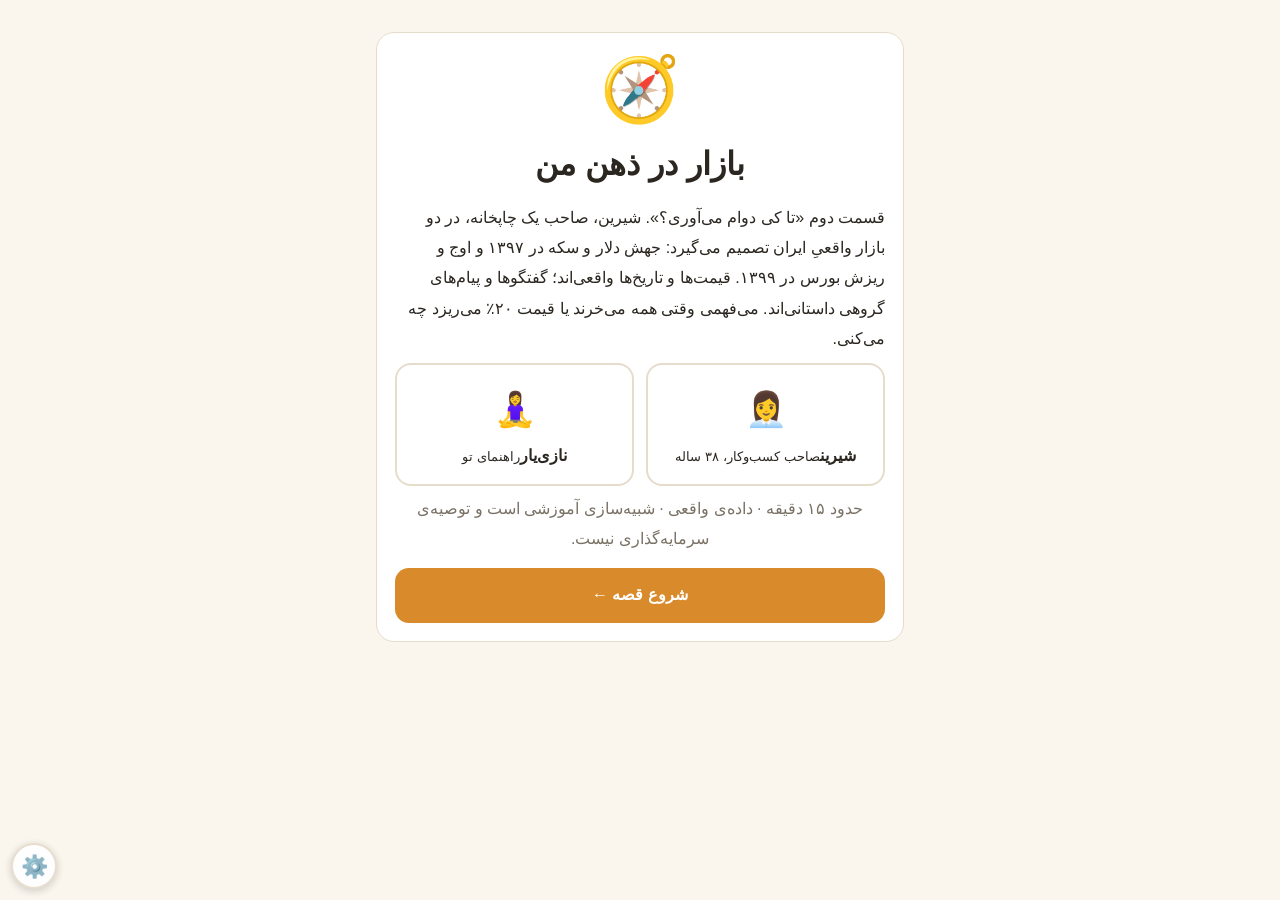
<file: projects/financial-simulation-games/projects/02-game-b-bazar-dar-zehn-man.html>
<!DOCTYPE html>
<html lang="fa" dir="rtl">
<head>
<meta charset="utf-8">
<meta name="viewport" content="width=device-width, initial-scale=1, viewport-fit=cover">
<title>بازار در ذهن من</title>
<script src="assets/howler.min.js"></script>
<style>
:root{--bg:#faf6ee;--card:#fff;--tx:#2b2620;--mu:#7a7165;--ac:#d98a2b;--bd:#e6dccb;--bb:#f1e9da;--bad:#b23a26;--good:#2b7a5b;box-sizing:border-box;padding-top:env(safe-area-inset-top,0px);padding-bottom:env(safe-area-inset-bottom,0px)}
@media(prefers-color-scheme:dark){:root:not([data-theme="light"]){--bg:#1d1a16;--card:#2a251f;--tx:#f3ece0;--mu:#a89d8e;--bd:#3e362c;--bb:#38302a}}
:root[data-theme="dark"]{--bg:#1d1a16;--card:#2a251f;--tx:#f3ece0;--mu:#a89d8e;--bd:#3e362c;--bb:#38302a}
*{box-sizing:border-box}
html{scroll-padding-top:env(safe-area-inset-top,0px)}
body{margin:0;background:var(--bg);color:var(--tx);font-family:Vazirmatn,Tahoma,"Segoe UI",sans-serif;line-height:1.9;transition:background .8s}
#app{max-width:560px;margin:0 auto;padding:18px 16px 60px}
.top{display:flex;justify-content:space-between;align-items:center;color:var(--mu);font-size:14px}
.card{background:var(--card);border:1px solid var(--bd);border-radius:18px;padding:18px;margin:14px 0}
.big{font-size:64px;text-align:center;line-height:1.2;animation:pop .5s}
@keyframes pop{from{transform:scale(.85);opacity:0}to{transform:scale(1);opacity:1}}
@keyframes blink{50%{opacity:.35}}
h1{margin:6px 0;text-align:center}
p{margin:8px 0}
button{font:inherit;color:inherit;cursor:pointer}
.btn{display:block;width:100%;padding:12px;border-radius:14px;border:0;background:var(--ac);color:#fff;font-weight:bold;margin-top:14px}
.btn:disabled{opacity:.4}
.btn.sec{background:transparent;border:1.5px solid var(--ac);color:var(--tx)}
.ch{display:block;width:100%;text-align:right;padding:12px 14px;margin:8px 0;border-radius:14px;border:1.5px solid var(--bd);background:var(--card)}
.ch:hover:not(:disabled){border-color:var(--ac)}
.ch:disabled{opacity:.4}
.grid{display:grid;grid-template-columns:1fr 1fr;gap:12px}
.hc{border:2px solid var(--bd);border-radius:16px;background:var(--card);padding:12px 8px;text-align:center}
.hc.on{border-color:var(--ac)}
.bb{display:flex;gap:10px;align-items:flex-start;margin:12px 0;animation:pop .4s}
.bb>span{font-size:28px;line-height:1.4}
.bb small{display:block;font-weight:bold;color:var(--mu);font-size:13px}
.bb p{margin:0;background:var(--bb);border-radius:14px;padding:6px 12px 8px}
.q{border-top:1px dashed var(--bd);margin-top:14px;padding-top:12px}
.pr{color:var(--ac);font-weight:bold}
.rx{border-right:4px solid var(--ac);padding:4px 12px;margin-top:12px;animation:pop .4s}
.w{text-align:center;color:var(--mu)}
.hint{text-align:center;color:var(--mu);animation:blink 1.6s infinite;margin-top:16px}
.pg{height:8px;border-radius:4px;background:var(--bd);margin:6px 0 10px;overflow:hidden}.pg i{display:block;height:100%;background:var(--ac)}
.row{display:flex;justify-content:space-between;align-items:center;margin:8px 0}
.row button{width:36px;height:36px;border-radius:50%;border:1.5px solid var(--bd);background:var(--card);font-size:20px}
input[type=range]{width:100%;accent-color:var(--ac)}
svg{width:100%;height:auto;display:block}
.tb{width:100%;border-collapse:collapse;font-size:14px}.tb td,.tb th{padding:4px 6px;border-bottom:1px solid var(--bd);text-align:center}
.pos{background:var(--bb);border-radius:12px;padding:6px 12px;font-size:14px;margin:8px 0}
.shimg{width:100%;border-radius:14px;border:1px solid var(--bd)}
textarea{width:100%;height:140px;font:inherit;border-radius:10px;border:1px solid var(--bd);background:var(--card);color:var(--tx);padding:8px}
.ov{position:fixed;inset:0;z-index:9;display:flex;flex-direction:column;align-items:center;justify-content:center;color:var(--tx);animation:fi .4s}
.ov.out{opacity:0;transition:opacity .4s}
.ov h2{margin:8px 0 0}.ov p{color:var(--mu);margin:0}
.em{position:relative;width:140px;height:140px;font-size:110px;text-align:center;line-height:140px}
.em span{position:absolute;inset:0}
.em .o{animation:fo 1s .5s forwards}
.em .n{opacity:0;animation:ageup 1s 1.2s forwards}
@keyframes fo{to{opacity:0;transform:scale(.3) rotate(-30deg)}}
@keyframes ageup{0%{opacity:0;transform:scale(.3) rotate(30deg)}70%{opacity:1;transform:scale(1.2)}100%{opacity:1;transform:scale(1)}}
@keyframes fi{from{opacity:0}}
@media (prefers-reduced-motion:reduce){.hint{animation:none}}
</style>
<script src="assets/ui.js"></script>
</head>
<body>
<div id="app"></div>
<script>
function fa(s){return String(s).replace(/\d/g,function(d){return '۰۱۲۳۴۵۶۷۸۹'[d]})}
function nf(n){return fa(Math.round(n).toString().replace(/\B(?=(\d{3})+(?!\d))/g,'٬'))}
function m1(n){return fa(Math.round(n*10)/10)}
function wav(n,d){d=d||.15;var r=8000,o=[];n.forEach(function(f){var L=r*d;for(var i=0;i<L;i++)o.push(128+Math.round(60*Math.sin(2*Math.PI*f*i/r)*(1-i/L)))});
var b=new Uint8Array(44+o.length),v=new DataView(b.buffer),s=function(p,t){for(var i=0;i<t.length;i++)b[p+i]=t.charCodeAt(i)};
s(0,'RIFF');v.setUint32(4,36+o.length,true);s(8,'WAVEfmt ');v.setUint32(16,16,true);v.setUint16(20,1,true);v.setUint16(22,1,true);v.setUint32(24,r,true);v.setUint32(28,r,true);v.setUint16(32,1,true);v.setUint16(34,8,true);s(36,'data');v.setUint32(40,o.length,true);b.set(o,44);
var t='';b.forEach(function(x){t+=String.fromCharCode(x)});return 'data:audio/wav;base64,'+btoa(t)}
var DEF={click:[[660],.07],pop:[[500,600],.06],tick:[[300],.05],good:[[392,523,659],.16],bad:[[247,196],.2],storm:[[196,165,131],.25],win:[[523,659,784,1047],.18]};
var SND={},muted=false;
function play(k){if(muted||!window.Howl)return;try{if(!SND[k])SND[k]=new Howl({src:[wav(DEF[k][0],DEF[k][1])],format:['wav'],volume:.5});SND[k].play()}catch(e){}}
/* تاریخ شمسی */
function g2j(gy,gm,gd){var gdm=[0,31,59,90,120,151,181,212,243,273,304,334],gy2=gm>2?gy+1:gy,days=355666+365*gy+Math.floor((gy2+3)/4)-Math.floor((gy2+99)/100)+Math.floor((gy2+399)/400)+gd+gdm[gm-1],jy=-1595+33*Math.floor(days/12053);days%=12053;jy+=4*Math.floor(days/1461);days%=1461;if(days>365){jy+=Math.floor((days-1)/365);days=(days-1)%365}var jm,jd;if(days<186){jm=1+Math.floor(days/31);jd=1+days%31}else{jm=7+Math.floor((days-186)/30);jd=1+(days-186)%30}return [jy,jm,jd]}
var JMN=['فروردین','اردیبهشت','خرداد','تیر','مرداد','شهریور','مهر','آبان','آذر','دی','بهمن','اسفند'];
function jd(n){var y=Math.floor(n/10000),m=Math.floor(n/100)%100,d=n%100,j=g2j(y,m,d);return fa(j[2])+' '+JMN[j[1]-1]+' '+fa(j[0])}
function di(n){return Date.UTC(Math.floor(n/10000),Math.floor(n/100)%100-1,n%100)/864e5}
function sub(n,days){var t=new Date(di(n)*864e5-days*864e5);return t.getUTCFullYear()*10000+(t.getUTCMonth()+1)*100+t.getUTCDate()}
function ser(a,x,y){return a.filter(function(p){return p[0]>=x&&p[0]<=y})}
function at(a,n){var v=null;for(var i=0;i<a.length;i++){if(a[i][0]<=n)v=a[i][1];else break}return v}
function mom(a,n){var v=at(a,n),w=at(a,sub(n,30));return w?(v/w-1)*100:0}
var D={"u":[[20180301,44690],[20180303,47700],[20180304,47690],[20180305,47750],[20180306,47880],[20180307,47860],[20180308,47890],[20180310,48030],[20180311,48260],[20180312,48160],[20180313,48510],[20180314,48490],[20180315,48650],[20180317,48190],[20180318,48570],[20180319,48990],[20180325,51030],[20180326,50490],[20180327,50460],[20180328,50450],[20180329,51020],[20180403,50560],[20180404,50940],[20180405,50940],[20180407,56600],[20180408,58650],[20180409,58200],[20180410,55030],[20180411,46600],[20180414,49200],[20180415,52700],[20180417,44100],[20180418,48780],[20180419,51929],[20180421,55870],[20180422,55290],[20180423,54500],[20180424,54230],[20180425,56234],[20180428,58540],[20180429,57030],[20180430,59650],[20180501,59640],[20180503,61160],[20180505,63500],[20180506,59230],[20180507,63900],[20180508,65710],[20180509,66530],[20180510,66900],[20180512,64550],[20180513,63300],[20180514,64140],[20180515,61520],[20180516,62740],[20180517,62640],[20180519,62010],[20180520,63330],[20180521,63870],[20180522,63640],[20180523,63440],[20180524,63670],[20180526,63630],[20180527,63530],[20180528,62920],[20180529,64380],[20180530,64640],[20180531,65020],[20180602,64390],[20180603,64250],[20180607,64390],[20180609,65760],[20180610,67810],[20180611,70350],[20180612,70080],[20180613,67690],[20180614,68670],[20180617,70540],[20180618,72270],[20180619,74000],[20180620,74911],[20180623,87050],[20180624,81550],[20180625,78910],[20180626,79740],[20180627,82280],[20180628,82280],[20180630,83580],[20180701,83310],[20180702,81600],[20180703,80140],[20180704,78470],[20180705,80370],[20180707,79860],[20180708,79460],[20180709,77882],[20180711,77900],[20180712,78220],[20180714,80740],[20180715,79190],[20180716,81950],[20180717,81340],[20180718,81960],[20180719,81490],[20180721,88970],[20180722,93700],[20180723,94060],[20180724,91550],[20180725,93160],[20180726,94560],[20180728,110368],[20180729,114700],[20180730,105410],[20180731,105980],[20180801,112960],[20180802,105770],[20180804,98170],[20180805,95960],[20180806,89760],[20180807,102540],[20180808,103360],[20180809,109430],[20180811,100850],[20180812,106260],[20180813,105550],[20180814,105030],[20180815,107090],[20180816,107120],[20180818,103050],[20180819,104140],[20180820,105840],[20180821,105460],[20180823,102790],[20180825,105430],[20180826,107150],[20180827,110610],[20180828,110110],[20180829,110350],[20180901,124573],[20180903,127950],[20180904,136890],[20180905,134771],[20180908,129630],[20180909,138160],[20180910,135330],[20180911,137160],[20180912,137600],[20180913,137650],[20180915,142700],[20180916,143650],[20180917,145880],[20180918,145880],[20180922,149340],[20180923,160000],[20180924,169990],[20180925,186680],[20180926,175390],[20180927,175390],[20180929,170220],[20180930,151770],[20181001,145288],[20181002,132200],[20181003,126800],[20181005,128800],[20181006,131100],[20181007,141400],[20181008,121400],[20181009,123700],[20181010,121900],[20181012,142700],[20181013,131000],[20181014,125100],[20181015,135500],[20181016,121800],[20181017,134000],[20181019,134300],[20181021,144150],[20181022,141940],[20181023,140390],[20181024,118800],[20181026,118400],[20181027,120600],[20181028,118400],[20181030,120500],[20181031,119600],[20181102,119200],[20181103,120300],[20181104,120500],[20181105,120300],[20181109,118600],[20181110,120600],[20181111,119900],[20181112,119200],[20181114,118400],[20181115,118400],[20181117,120870],[20181118,127220],[20181119,128400],[20181120,127910],[20181121,127710],[20181122,127710],[20181124,127250],[20181126,123030],[20181127,121150],[20181128,112450],[20181129,112450],[20181201,121100],[20181202,114300],[20181203,113670],[20181204,113520],[20181205,113418],[20181208,112410],[20181209,107900],[20181210,108190],[20181211,97100],[20181212,101300],[20181213,101300],[20181215,99500],[20181216,99400],[20181217,99400],[20181218,99900],[20181219,99700],[20181220,99700],[20181221,100970],[20181223,101000],[20181224,105000],[20181225,112000],[20181226,107500],[20181227,107500],[20181229,107000],[20181230,108000],[20181231,105000],[20190101,104500],[20190102,106000],[20190103,106000],[20190105,105500],[20190106,107000],[20190107,109000],[20190108,108800],[20190109,108900],[20190110,108900],[20190112,114000],[20190113,109900],[20190114,112500],[20190115,114500],[20190116,115900],[20190117,115900],[20190119,114500],[20190120,116300],[20190121,116500],[20190122,115400],[20190123,115000],[20190124,115000],[20190126,117900],[20190127,118000],[20190128,118300],[20190129,119450],[20190130,118500],[20190131,118500],[20190202,110000],[20190203,116500],[20190204,117500],[20190205,118500],[20190206,116450],[20190207,116450],[20190210,117100],[20190212,119300],[20190213,118500],[20190214,118500],[20190216,123500],[20190217,129000],[20190218,128000],[20190219,129700],[20190220,126380],[20190223,136500],[20190224,134500],[20190225,133000],[20190226,132500],[20190227,132000],[20190228,132000],[20190302,129860],[20190303,127070],[20190304,125980],[20190305,131540],[20190306,130370],[20190307,130370],[20190309,130420],[20190310,129050],[20190311,128470],[20190312,128550],[20190313,131020],[20190314,131020],[20190316,128830],[20190317,128890],[20190318,128940],[20190319,128940],[20190325,129510],[20190326,129420],[20190327,131890],[20190328,131890],[20190330,132000]],"c":[[20180301,15535000],[20180302,15730000],[20180303,15910000],[20180304,15917000],[20180305,15888000],[20180306,15861000],[20180307,15831000],[20180308,15837000],[20180309,15750000],[20180310,15820000],[20180311,16000000],[20180312,16144000],[20180313,16402000],[20180314,16300000],[20180316,16000000],[20180317,16060000],[20180318,16166000],[20180319,16143000],[20180321,16211000],[20180324,16361000],[20180325,17100000],[20180326,17125000],[20180327,17050000],[20180328,17250000],[20180402,17290000],[20180403,17360000],[20180404,17490000],[20180405,17390000],[20180406,17830000],[20180407,19300000],[20180408,19550000],[20180409,17700000],[20180410,17910000],[20180411,17850000],[20180412,17850000],[20180414,17810000],[20180415,18560000],[20180416,17970000],[20180417,18400000],[20180418,18290000],[20180419,18290000],[20180420,18350000],[20180421,18200000],[20180422,17700000],[20180423,17600000],[20180424,17470000],[20180425,17670000],[20180426,17670000],[20180427,18000000],[20180428,18450000],[20180429,18550000],[20180430,19000000],[20180501,19080000],[20180502,19600000],[20180503,19660000],[20180504,20475000],[20180505,20370000],[20180506,18980000],[20180507,20020000],[20180508,20190000],[20180509,21030000],[20180510,21060000],[20180511,20580000],[20180512,19790000],[20180513,19040000],[20180514,19050000],[20180515,19380000],[20180516,19750000],[20180517,19760000],[20180518,19360000],[20180519,19560000],[20180520,19960000],[20180521,20130000],[20180522,20070000],[20180523,20360000],[20180524,20220000],[20180525,20310000],[20180526,20450000],[20180527,20775000],[20180528,21450000],[20180529,21495000],[20180530,21550000],[20180531,21560000],[20180601,21380000],[20180602,21745000],[20180603,21760000],[20180604,22210000],[20180605,22150000],[20180606,22440000],[20180607,22250000],[20180608,23270000],[20180609,24535000],[20180610,24755000],[20180611,25245000],[20180612,25125000],[20180613,23955000],[20180614,23865000],[20180615,23830000],[20180616,24535000],[20180617,24930000],[20180618,25200000],[20180619,25530000],[20180620,25820000],[20180621,25945000],[20180622,28210000],[20180623,29760000],[20180624,28160000],[20180625,28220000],[20180626,28700000],[20180627,29000000],[20180628,29200000],[20180629,28625000],[20180630,29920000],[20180701,29830000],[20180702,29560000],[20180703,28700000],[20180704,27470000],[20180705,28830000],[20180706,28920000],[20180707,28720000],[20180708,28500000],[20180709,27400000],[20180710,26600000],[20180711,27150000],[20180712,27000000],[20180713,28570000],[20180714,28240000],[20180715,27450000],[20180716,28600000],[20180717,28925000],[20180718,29930000],[20180719,29930000],[20180720,31570000],[20180721,32535000],[20180722,34035000],[20180723,34730000],[20180724,33510000],[20180725,34750000],[20180726,35250000],[20180727,38700000],[20180728,45110000],[20180729,44210000],[20180730,39050000],[20180731,37880000],[20180801,40600000],[20180802,39050000],[20180803,37310000],[20180804,36650000],[20180805,34350000],[20180806,30600000],[20180807,37650000],[20180808,38150000],[20180809,38160000],[20180810,38400000],[20180811,36980000],[20180812,38450000],[20180813,38750000],[20180814,37330000],[20180815,38000000],[20180816,38000000],[20180817,37150000],[20180818,37780000],[20180819,38010000],[20180820,38700000],[20180821,38650000],[20180822,38380000],[20180823,38180000],[20180824,37980000],[20180825,38540000],[20180826,39720000],[20180827,40250000],[20180828,40740000],[20180829,40480000],[20180830,40330000],[20180831,41740000],[20180901,44400000],[20180902,45750000],[20180903,45700000],[20180904,45350000],[20180905,43800000],[20180906,44550000],[20180907,41450000],[20180908,41900000],[20180909,43800000],[20180910,44030000],[20180911,43910000],[20180912,44030000],[20180913,44000000],[20180914,44350000],[20180915,45530000],[20180916,45450000],[20180917,45880000],[20180918,45970000],[20180920,45080000],[20180921,44850000],[20180922,46050000],[20180923,47630000],[20180924,49200000],[20180925,54150000],[20180926,51700000],[20180927,51300000],[20180928,51000000],[20180929,49900000],[20180930,45700000],[20181001,44000000],[20181002,43800000],[20181003,40510000],[20181005,39010000],[20181006,37800000],[20181007,40950000],[20181008,46100000],[20181009,45010000],[20181010,45010000],[20181012,42810000],[20181013,42810000],[20181109,45250000],[20181110,43150000],[20181111,42500000],[20181112,41750000],[20181113,39300000],[20181114,39600000],[20181116,39950000],[20181123,39400000],[20181126,38450000],[20181127,36500000],[20181128,37550000],[20181129,37650000],[20181130,37130000],[20181201,39030000],[20181202,37430000],[20181203,37580000],[20181204,37770000],[20181205,38950000],[20181206,38800000],[20181207,38920000],[20181208,37650000],[20181209,36550000],[20181210,36170000],[20181211,35800000],[20181212,36500000],[20181214,34800000],[20181215,33800000],[20181216,35000000],[20181217,35060000],[20181218,33820000],[20181219,33550000],[20181221,33850000],[20181222,34600000],[20181223,34660000],[20181224,37050000],[20181225,36830000],[20181226,35710000],[20181228,34700000],[20181229,36180000],[20181230,37170000],[20181231,36200000],[20190101,36210000],[20190102,36630000],[20190104,36120000],[20190105,36900000],[20190106,37570000],[20190107,37450000],[20190108,37840000],[20190109,38210000],[20190111,38970000],[20190112,37650000],[20190113,38450000],[20190114,38900000],[20190115,39240000],[20190116,38900000],[20190118,39520000],[20190119,39960000],[20190120,40675000],[20190121,40180000],[20190122,40540000],[20190123,40670000],[20190125,41490000],[20190126,41510000],[20190127,42020000],[20190128,42390000],[20190129,42050000],[20190130,41380000],[20190201,39780000],[20190202,40920000],[20190203,41600000],[20190204,42110000],[20190206,41410000],[20190209,42340000],[20190211,42770000],[20190212,42935000],[20190213,42490000],[20190215,43235000],[20190216,43625000],[20190217,44480000],[20190218,44835000],[20190219,45970000],[20190220,45960000],[20190222,46990000],[20190223,47895000],[20190224,46480000],[20190225,46630000],[20190226,46400000],[20190227,46100000],[20190301,45990000],[20190302,44670000],[20190303,44180000],[20190304,45100000],[20190305,44990000],[20190306,44560000],[20190308,45490000],[20190309,44950000],[20190310,44690000],[20190311,44580000],[20190312,46520000],[20190313,46370000],[20190315,46030000],[20190316,45520000],[20190317,46140000],[20190318,46620000],[20190324,46290000],[20190325,46530000],[20190326,46840000],[20190329,46670000],[20190330,46780000]],"t":[[20200601,988121],[20200602,1028538],[20200606,1068844],[20200607,1116187],[20200608,1118912],[20200609,1118118],[20200610,1153680],[20200613,1189807],[20200614,1185377],[20200615,1200121],[20200616,1229702],[20200620,1270603],[20200621,1300828],[20200622,1341532],[20200623,1391041],[20200624,1419439],[20200627,1466276],[20200628,1491952],[20200629,1481924],[20200630,1546850],[20200701,1612882],[20200704,1621368],[20200705,1655407],[20200706,1718350],[20200707,1747078],[20200708,1753678],[20200711,1741296],[20200712,1812832],[20200713,1822117],[20200714,1844860],[20200715,1841696],[20200718,1809147],[20200719,1864946],[20200720,1924798],[20200721,1916202],[20200722,1901169],[20200725,1952921],[20200726,1946134],[20200727,1933944],[20200728,1941157],[20200729,1904316],[20200801,1961649],[20200802,2011493],[20200803,1993328],[20200804,1995037],[20200805,2034187],[20200809,2078512],[20200810,2065112],[20200811,1999854],[20200812,1975545],[20200815,1903259],[20200816,1813574],[20200817,1815696],[20200818,1825354],[20200819,1757258],[20200822,1727265],[20200823,1662205],[20200824,1608544],[20200825,1650026],[20200826,1718763],[20200831,1727953],[20200901,1684741],[20200902,1631884],[20200905,1642038],[20200906,1647855],[20200907,1607212],[20200908,1570049],[20200909,1556315],[20200912,1583747],[20200913,1578186],[20200914,1607491],[20200915,1664559],[20200916,1704099],[20200919,1699506],[20200920,1652249],[20200921,1595148],[20200922,1581206],[20200923,1611452],[20200926,1615678],[20200927,1572158],[20200928,1515933],[20200929,1492902],[20200930,1503413],[20201003,1546147],[20201004,1522938],[20201005,1490154],[20201006,1514699],[20201007,1540707],[20201010,1541843],[20201011,1597045],[20201012,1579566],[20201013,1579633],[20201014,1561451],[20201018,1514244],[20201019,1462382],[20201020,1419312],[20201021,1412300],[20201024,1374049],[20201026,1336583],[20201027,1301959],[20201028,1288286],[20201031,1305979],[20201101,1279902],[20201102,1264538],[20201104,1290507],[20201107,1262870],[20201108,1240513],[20201109,1215223],[20201110,1211936],[20201111,1221082],[20201114,1247591],[20201115,1257364],[20201116,1273747],[20201117,1296958],[20201118,1345295],[20201121,1366536],[20201122,1358848],[20201123,1375530],[20201124,1356944],[20201125,1367171],[20201128,1390803],[20201129,1427199],[20201130,1465934],[20201201,1473702],[20201202,1470968],[20201205,1490713],[20201206,1523106],[20201207,1512962],[20201208,1507363],[20201209,1506275],[20201212,1527453],[20201213,1515758],[20201214,1484159],[20201215,1428324],[20201216,1413430],[20201219,1444888],[20201220,1439055],[20201221,1436415],[20201222,1444889],[20201223,1447841],[20201226,1423507],[20201227,1419059],[20201228,1437142],[20201229,1411824],[20201230,1397848],[20210102,1354114],[20210103,1355475],[20210104,1374501],[20210105,1350211],[20210106,1310709],[20210109,1285948],[20210110,1306715],[20210111,1301245],[20210112,1260698],[20210113,1229890],[20210116,1186787],[20210118,1149722],[20210119,1150625],[20210120,1183948],[20210123,1222070],[20210124,1234597],[20210125,1235764],[20210126,1215034],[20210127,1207733],[20210130,1247177],[20210131,1250992],[20210201,1233614],[20210202,1205429],[20210203,1173050],[20210206,1135369],[20210207,1170497],[20210208,1192858],[20210209,1214371],[20210213,1262202],[20210214,1264338],[20210215,1257237],[20210216,1245844],[20210217,1238398],[20210220,1232762],[20210221,1222659],[20210222,1214500],[20210223,1211767],[20210224,1205798],[20210227,1193978],[20210228,1185599],[20210301,1181659],[20210302,1186334],[20210303,1177976],[20210306,1169761],[20210307,1175591],[20210308,1199945],[20210309,1210149],[20210310,1206782],[20210313,1229419],[20210314,1245140],[20210315,1254252],[20210316,1290519],[20210317,1307658],[20210327,1309573],[20210328,1306859],[20210330,1303089],[20210331,1294544],[20210403,1282874],[20210404,1269534],[20210405,1262745],[20210406,1260800],[20210407,1249898],[20210410,1240759],[20210411,1230927],[20210412,1226119],[20210413,1244587],[20210414,1243236],[20210417,1233724],[20210418,1224778],[20210419,1216836],[20210420,1219665],[20210421,1207063],[20210424,1199339],[20210425,1187820],[20210426,1186933],[20210427,1202638],[20210428,1207702],[20210501,1194304],[20210502,1180709],[20210503,1167073],[20210505,1172249],[20210508,1167498],[20210509,1151873],[20210510,1157642],[20210511,1179618],[20210512,1183980],[20210515,1189524],[20210516,1188806],[20210517,1174673],[20210518,1173536],[20210519,1154768],[20210522,1128164],[20210523,1107900],[20210524,1095726],[20210525,1105446],[20210526,1109370],[20210529,1139481],[20210530,1156892],[20210531,1145971],[20210601,1140498],[20210602,1148666],[20210607,1157229],[20210608,1160568],[20210609,1151842],[20210612,1144873],[20210613,1141290],[20210614,1150215],[20210615,1150159],[20210616,1147669],[20210619,1161985],[20210620,1163716],[20210621,1168593],[20210622,1186906],[20210623,1213023],[20210626,1233783],[20210627,1238486],[20210628,1243748],[20210629,1248540],[20210630,1256960]],"um":[[201111,13590],[201112,15900],[201201,18300],[201202,19250],[201203,19190],[201204,17100],[201205,17700],[201206,19530],[201207,20070],[201208,21914],[201209,34700],[201210,32900],[201211,29050],[201212,32400],[201301,38830],[201302,36613],[201303,34867],[201304,35700],[201305,36340],[201306,33900],[201307,31920],[201308,32580],[201309,30550],[201310,30082],[201311,29530],[201312,30070],[201401,29380],[201402,30100],[201403,30630],[201404,33100],[201405,32810],[201406,31180],[201407,31231],[201408,31480],[201409,32430],[201410,32520],[201411,33670],[201412,35010],[201501,34550],[201502,34260],[201503,33300],[201504,33390],[201505,33130],[201506,33090],[201507,33100],[201508,34000],[201509,34062],[201510,33950],[201511,33981],[201512,33850],[201601,33830],[201602,34540],[201603,34850],[201604,34510],[201605,34650],[201606,35168],[201607,35280],[201608,35585],[201609,35820],[201610,36270],[201611,38274],[201612,38350],[201701,38260],[201702,37840],[201703,37450],[201704,37670],[201705,37333],[201706,37745],[201707,38190],[201708,38803],[201709,39147],[201710,40580],[201711,41544],[201712,42880],[201801,46768],[201802,44700],[201803,51020],[201804,59650],[201805,65020],[201806,83580],[201807,105980],[201808,110350],[201809,151770],[201810,119600],[201811,112450],[201812,105000],[201901,118500],[201902,132000],[201903,132000],[201904,145070],[201905,135370],[201906,130140],[201907,120790],[201908,113820],[201909,115010],[201910,111520],[201911,128120],[201912,132990],[202001,134540],[202002,155060],[202003,149011],[202004,156000],[202005,177020],[202006,205770],[202007,208020],[202008,243600],[202009,299730],[202010,276960],[202011,262480],[202012,256294],[202101,240850],[202102,254250],[202103,257520],[202104,232310],[202105,234060],[202106,251530],[202107,254890],[202108,270350],[202109,284710],[202110,275040],[202111,291900],[202112,273880],[202201,274600],[202202,259650],[202203,271140],[202204,281580],[202205,315180],[202206,321439],[202207,317030],[202208,299030],[202209,318480],[202210,334720],[202211,358880],[202212,411740],[202301,447040],[202302,556510],[202303,546655],[202304,557350],[202305,513330],[202306,492800],[202307,500700],[202308,490200],[202309,495540],[202310,516860],[202311,506950],[202312,505980],[202401,576496],[202402,584660],[202403,618334],[202404,631000],[202405,599600],[202406,613620],[202407,606000],[202408,599000],[202409,614950],[202410,682300],[202411,699000],[202412,812300],[202501,837650],[202502,921600],[202503,1027800],[202504,819450],[202505,822500],[202506,917200],[202507,905600],[202508,1048300],[202509,1141300],[202510,1073000],[202511,1173800],[202512,1355650],[202601,1629600],[202602,1663600],[202603,1585750],[202604,1779100],[202605,1704850],[202606,1725000],[202607,1924000],[202608,2093000],[202609,2547000],[202610,2683000]]};var K={"ua":44690,"ub":132000,"uc":220510,"ud":514600,"ue":2683000,"uf":97100,"ug":186680,"t_peak":2078511.8,"t_2023":1961310.8};var W=[{"l":"۱ اسفند ۱۳۹۶ تا ۱۰ دی ۱۳۹۷","usd":135.0,"coin":133.0,"stk":64.8},{"l":"اوج دلار (۳ مهر ۱۳۹۷) تا ۱۰ دی ۱۳۹۷","usd":-43.8,"coin":-33.1,"stk":-7.6},{"l":"۱۱ فروردین تا ۱۹ مرداد ۱۳۹۹ (رالی بورس)","usd":48.0,"coin":63.7,"stk":279.5},{"l":"اوج بورس (۱۹ مرداد ۱۳۹۹) تا ۳ خرداد ۱۴۰۰","usd":4.9,"coin":-4.5,"stk":-47.3}];
function lineChart(sets,o){o=o||{};var W=360,H=o.h||190,pad=14,top=14,bot=20,hh=H-top-bot,all=[];
 sets.forEach(function(s){s.p=o.norm?s.d.map(function(p){return [p[0],p[1]/s.d[0][1]*100]}):s.d;all=all.concat(s.p)});
 var t0=di(all[0][0]),t1=di(all[all.length-1][0]);all.forEach(function(p){var t=di(p[0]);if(t<t0)t0=t;if(t>t1)t1=t});
 var mn=Math.min.apply(null,all.map(function(p){return p[1]})),mx=Math.max.apply(null,all.map(function(p){return p[1]}));if(mx==mn)mx=mn+1;
 var X=function(n){return W-pad-(di(n)-t0)/Math.max(t1-t0,1)*(W-2*pad)},Y=function(v){return top+(mx-v)/(mx-mn)*hh};
 var s='<svg viewBox="0 0 '+W+' '+H+'" role="img" aria-label="نمودار قیمت واقعی">';
 sets.forEach(function(st){s+='<polyline fill="none" stroke="'+st.c+'" stroke-width="2" points="'+st.p.map(function(p){return X(p[0]).toFixed(1)+','+Y(p[1]).toFixed(1)}).join(' ')+'"/>'});
 (o.marks||[]).forEach(function(m){var set=sets[m.s||0],v=m.n?(function(){var a=set.p,b=null;for(var i=0;i<a.length;i++){if(a[i][0]<=m.n)b=a[i][1];else break}return b})():null;if(v==null)return;s+='<circle cx="'+X(m.n).toFixed(1)+'" cy="'+Y(v).toFixed(1)+'" r="4" fill="'+(m.c||'#2b2620')+'"/><text x="'+X(m.n).toFixed(1)+'" y="'+(Y(v)-7).toFixed(1)+'" text-anchor="middle" font-size="13">'+m.e+'</text>'});
 var f=all.map(function(p){return p[0]}).sort(function(a,b){return a-b});
 s+='<text x="'+(W-pad)+'" y="'+(H-4)+'" text-anchor="start" font-size="10" fill="currentColor">'+jd(f[0])+'</text><text x="'+pad+'" y="'+(H-4)+'" text-anchor="end" font-size="10" fill="currentColor">'+jd(f[f.length-1])+'</text></svg>';
 if(o.leg)s+='<p class="w" style="font-size:13px;margin:0">'+o.leg+'</p>';return s}

var AX={hd:['🧭','استقلال از گله'],cm:['🧘','آرامش در افت']};
var R='راوی',T='شیرین (در دلت)',NZ='نازی‌یار',CR='گروه دوستان (پیام خیالی)';
var ST=[{n:'دو کوزه',e:'🏺',age:'اسفند ۱۳۹۶',c:['#fff1cc','#3b3017']},
{n:'همه می‌خرند',e:'🔥',age:'فروردین تا مهر ۱۳۹۷',c:['#ffe3d2','#3a2216']},
{n:'ریزش',e:'📉',age:'تیر تا شهریور ۱۳۹۹',c:['#dfe6ee','#1c2430']},
{n:'پشیمانی',e:'🕰️',age:'بعد از طوفان',c:['#e9e2f4','#2a2236']},
{n:'آینه',e:'🪞',age:'پایان قصه',c:['#f4efe0','#2a2820']}];
var PR={self:'حالا سه حدس درباره‌ی خودت را مشخص کن:',jar:'حالا این اسلایدر را مشخص کن:',guess:'حالا حدس بزن:',choice:'حالا به این پرسش پاسخ بده:',timed:'⏱️ حالا سریع تصمیم بگیر (۱۵ ثانیه وقت داری):',ride:'حالا برای هر تاریخ تصمیم بگیر:',views:'حالا هر سه نما را ببین:',cards:'حالا برای هر مورد تصمیم بگیر:',alloc:'حالا ده سهم را تقسیم کن:'};
var OPT=['«فروش»','«نگه‌داشتن»','«قانون»','«خرید»'];

var M=[
{st:0,e:'🏺',t:'self',d:[
 ['📖',R,'اسفند ۱۳۹۶. شیرین ۳۸ ساله است و یک چاپخانه‌ی کوچک دارد. بعد از چند سال کار، ۳۰۰ میلیون تومان پس‌انداز نقد جمع کرده است. (گفتگوها در این بازی داستانی‌اند؛ قیمت‌ها و تاریخ‌ها واقعی‌اند.)'],
 ['🧔','کیوان (همسر)','«این پول را باید جایی بگذاریم که هم خیالمان راحت باشد، هم از تورم عقب نمانیم. نظرت چیست؟»'],
 ['🧘‍♀️',NZ,'«قبل از هر چیز، سه حدس درباره‌ی خودت بزن. آخر قصه با رفتار واقعی‌ات می‌سنجیم؛ قضاوتی در کار نیست.»']],
 q:'سه حدس درباره‌ی خودت',k:'حدس‌ها ثبت می‌شوند و آخر قصه با رفتار تو سنجیده می‌شوند. قیمت‌های این بازی واقعی‌اند، پس نتیجه‌ها هم واقعی خواهند بود.'},
{st:0,e:'🫙',t:'jar',d:[
 ['🧔','کیوان','«من دلم می‌خواهد اول هزینه‌ی دوازده ماه چاپخانه و خانه امن باشد. ولی نمی‌خواهم پولمان پشت تورم جا بماند.»'],
 ['👩‍💼',T,'«اگر همه‌اش را امن نگه داریم رشدی نیست. اگر همه‌اش را ریسک کنیم، شب‌ها خوابم نمی‌برد.»'],
 ['🧘‍♀️',NZ,'«دو کوزه داری: «امنیت» و «آزادی». اولی آرامش می‌خرد، دومی امکان رشد، با نوسان.»']],
 q:'چند درصد پول در کوزه‌ی امنیت بماند؟',k:'امنیتِ بیشتر آرامش می‌دهد؛ آزادیِ بیشتر امکان رشد، با نوسان. جواب درست وجود ندارد، ولی این نسبت تعیین می‌کند چه مقدار پول در لحظه‌ی هیجان در معرض تصمیم قرار می‌گیرد.'},
{st:0,e:'📈',t:'guess',d:[
 ['📖',R,'شیرین نمودار قیمت دلار آزاد را از ۱۳۹۰ تا امروز (اسفند ۱۳۹۶) نگاه می‌کند. قیمت در این سال‌ها چند برابر شده، ولی بیشتر وقت‌ها آرام بوده.'],
 ['🧔','کیوان','«یک سال دیگر، دلار کجا می‌ایستد؟ بیا هر کدام حدس بزنیم.»']],
 q:'قیمت دلار آزاد در ۱۰ اسفند ۱۳۹۷ (یک سال بعد) چند تومان خواهد بود؟',k:'حدس قبل از دیدن واقعیت، یادگیری را عمیق‌تر می‌کند. جواب واقعی را در پایان فصل بعد می‌بینی.'},
{st:0,e:'💭',t:'choice',d:[
 ['🧔','کیوان','«اگر فقط یک جمله بخواهی بگویی، پول برای تو بیشتر امنیت است یا آزادی؟»'],
 ['👩‍💼',T,'«امنیت یعنی خوابِ راحت. آزادی یعنی یک روز کار نکنم و پول کار کند.»'],
 ['🧘‍♀️',NZ,'«هر دو واقعی‌اند. ببین کدام‌یک در لحظه‌ی هیجان بلندتر می‌شود.»']],
 q:'کدام جمله به تو نزدیک‌تر است؟',o:[['اول امنیت؛ بعد رشد.',{},'val'],['اول آزادی مالی؛ حتی با ریسک.',{},'val'],['بستگی به دوره‌ی زندگی دارد.',{},'val']],
 k:'این پرسش جواب درست ندارد؛ فقط جهت صدای تو را نشان می‌دهد. در فصل‌های بعد می‌بینی این صدا زیر فشار چه می‌کند.'},
{st:1,e:'🔥',t:'ride',kind:'usd',d:[
 ['📖',R,'فروردین ۱۳۹۷. اخبار نگران‌کننده‌اند و بحث دلار در همه‌ی گروه‌ها داغ شده است. کوزه‌ی آزادی شیرین در اختیار خودش است.'],
 ['🧔','کیوان','«تصمیم با خودت؛ من فقط یک چیز می‌خواهم: بعداً نگویی «همه می‌خریدند».»']],
 cps:[{n:20180410,lines:[['📖',R,'در همین روزها بانک مرکزی تلاش کرد نرخ را روی ۴۲ هزار ریال ثابت کند و بازار آزاد را متوقف کند؛ نتیجه، رونق بازار غیررسمی بود. (به گزارش AFP)'],['👥',CR,'«بازار آزاد بسته نمی‌شود؛ دلار اگر نخری، گران‌تر می‌شود!»']]},
  {n:20180623,lines:[['👥',CR,'«۸۷ هزار! همه دارند می‌خرند؛ فردا ۱۰۰ می‌شود!»'],['🧔','کیوان','«این بار فرق دارد یا همان ازدحام قبلی است؟»']]}],
 q:'در هر تاریخ چه می‌کنی؟',k:'قیمتِ داغ همیشه نشانه‌ی ارزش نیست؛ گاهی نشانه‌ی ازدحام است. «۳۰ روز پیش تا امروز» را ببین: رشد خیلی سریع یعنی بازار داغ است.'},
{st:1,e:'🌡️',t:'ride',kind:'usd',d:[
 ['📖',R,'تیر تا شهریور ۱۳۹۷. تحریم‌ها دوباره برگشته‌اند و صحبت از دلار در هر مجلسی هست.']],
 cps:[{n:20180807,lines:[['👥',CR,'«دلار از ۱۰۰ هزار رد شد. هر که دارد می‌گوید نفروشید!»'],['🧑‍💻','فرهاد (دوستِ باخبر)','«از منبع موثق شنیده‌ام تا آخر شهریور ۲۰۰ می‌شود.» (شایعه؛ منبعش را نمی‌شناسی)']]},
  {n:20180903,lines:[['📖',R,'امروز رکورد تازه‌ای ثبت شد: حدود ۱۲۸ هزار ریال؛ در سه روز حدود ۱۵٪ رشد. (به گزارش AFP)'],['👥',CR,'«هر که الان نخرد، تا آخر عمر پشیمان است!»']]}],
 q:'در هر تاریخ چه می‌کنی؟',k:'شایعه و ازدحام هر دو «اطلاعات» به نظر می‌رسند ولی سند ندارند. پرسش مفید این است: منبعش کیست و اگر اشتباه باشد چقدر از دست می‌دهم؟'},
{st:1,e:'⏱️',t:'timed',def:0,d:[
 ['📖',R,'مهر ۱۳۹۷، ۳ مهر. قیمت دلار به حدود ۱۸۶ هزار ریال رسیده؛ در سی روز گذشته حدود ۷۴٪ بالا رفته است.'],
 ['👥',CR,'«۱۸۶ هزار! امروز آخرین فرصت است قبل از ۲۰۰!»'],
 ['🧘‍♀️',NZ,'«وقتی همه به یک سمت می‌دوند، قیمت چه چیزی را نشان می‌دهد: ارزش، یا ازدحام؟»']],
 on:20180925,q:'چه می‌کنی؟',o:[['🛒 با ۴۰٪ از نقدِ کوزه‌ی آزادی دلار می‌خرم.',{hd:0},'buy'],['✋ نگه می‌دارم و تماشا می‌کنم.',{hd:2},'hold'],['💰 دلارهایم را می‌فروشم و کنار می‌کشم.',{hd:3},'sell']],
 ch:function(){return lineChart([{d:ser(D.u,20180301,20180925),c:'#e0624a'}],{h:150,marks:usdMarks(),leg:'دلار آزاد از ۱۰ اسفند ۱۳۹۶ تا ۳ مهر ۱۳۹۷ (داده‌ی واقعی)'})},
 k:'«آخرین فرصت» یک ابزار فشار است، نه اطلاعات. قانون ۲۴ ساعت و سقف خرید از قبل، تصمیم را از هیجان جدا می‌کند.'},
{st:1,e:'🔍',t:'views',d:[
 ['🧘‍♀️',NZ,'«حالا ببین واقعاً چه شد. یادت باشد این نگاهِ بعد از وقوع است؛ آن روز کسی آینده را نمی‌دانست.»']],
 q:'سه نما را ببین.',views:['۱. نمودار واقعی','۲. نتیجه‌ی تو','۳. حدس و واقعیت'],vf:'v8',
 k:'نتیجه‌ی یک معامله خوب‌یا‌بد بودن تصمیم را ثابت نمی‌کند، ولی این مثال نشان می‌دهد در اوج ازدحام، ریزش هم تند می‌تواند باشد. دلار و سکه هر دو بعد از اوج حدود ۳۰ تا ۵۰٪ ریختند و بعد دوباره بالا رفتند.'},
{st:2,e:'📊',t:'choice',d:[
 ['📖',R,'تیر ۱۳۹۹، دو سال بعد. بورس تهران یک ماه است هر روز رکورد می‌زند؛ شاخص از ۱٫۵ میلیون واحد گذشت. شیرین دوباره ۱۵۰ میلیون تومان پس‌انداز آزاد دارد.'],
 ['👥',CR,'«بچه‌ها بورس! هر که وارد نشود عقب می‌ماند.»'],
 ['🧔','کیوان','«۲ سال پیش یادمان هست. این بار با چه قاعده‌ای وارد شویم؟»']],
 q:'شیرین چقدر وارد بورس شود؟',o:[['همه‌ی ۱۵۰ میلیون را همین امروز.',{hd:0},150],['۷۵ میلیون امروز؛ بقیه نقد بماند.',{hd:3},75],['فقط ۳۰ میلیون امتحان کنم.',{hd:2},30]],
 ch:function(){return lineChart([{d:ser(D.t,20200601,20200630),c:'#2b7a5b'}],{h:150,leg:'شاخص کل بورس تهران، ۱۲ خرداد تا ۱۰ تیر ۱۳۹۹ (داده‌ی واقعی)'})},
 k:'ورود پله‌ای یا با سهم کوچک، ریسک «زمان‌بندی بد» را کم می‌کند؛ ورود یک‌جا در اوج هیجان آن را بزرگ می‌کند.'},
{st:2,e:'📉',t:'ride',kind:'stk',d:[
 ['📖',R,'مرداد ۱۳۹۹. شاخص از ۱٫۵ میلیون در ۱۰ تیر، در ۱۹ مرداد به اوج ۲٫۰۷۸ میلیون رسید؛ یعنی حدود ۳۴٪ رشد در کمتر از چهل روز. حالا شروع به ریزش کرده است.']],
 cps:[{n:20200811,lines:[['📖',R,'شاخص بعد از اوج چند روز است ریخته و بعضی «اصلاح معمولی» می‌گویند.'],['👥',CR,'«حباب نیست؛ فقط یک اصلاح است. دوباره بالا می‌رود!»']]},
  {n:20200816,lines:[['📖',R,'ریزش چهار روز پشت‌هم ادامه یافته؛ مقام‌ها از «نوسان اصلاحی عادی» حرف می‌زنند. (به گزارش Intellinews)'],['👥',CR,'«بدبخت شدیم! بفروش، قبل از اینکه صفر شود!»']]}],
 q:'در هر تاریخ چه می‌کنی؟',k:'ریزش دو چهره دارد: ترس («بفروش») و امید («دوباره بالا می‌رود»). هر دو هیجان‌اند. قانون از قبل نوشته‌شده یعنی بدون هیجان تصمیم بگیری.'},
{st:2,e:'⏱️',t:'timed',def:1,d:[
 ['📖',R,'۲ شهریور ۱۳۹۹. دو هفته است که شاخص می‌ریزد و حالا ۲۰٪ زیر اوج است (۱٫۶۶ میلیون).'],
 ['👥',CR,'«همه دارند می‌فروشند! نفروشی، می‌سوزی.»'],
 ['🧘‍♀️',NZ,'«کدام تصمیم را از قبل نوشته بودی؟»']],
 on:20200823,q:'چه می‌کنی؟',o:[['همه را می‌فروشم تا بیشتر ضرر نکنم.',{cm:0},'sell'],['نگه می‌دارم و صبر می‌کنم.',{cm:2},'hold'],['طبق قاعده‌ی از قبل: نصفش را می‌فروشم، نصفش می‌ماند.',{cm:3},'rule'],['با نقدِ باقی‌مانده بیشتر می‌خرم؛ ارزان شده.',{cm:1},'buy']],
 ch:function(){return lineChart([{d:ser(D.t,20200601,20200823),c:'#2b7a5b'}],{h:150,marks:stkMarks(),leg:'شاخص کل از ۱۲ خرداد تا ۲ شهریور ۱۳۹۹ (داده‌ی واقعی)'})},
 k:'در لحظه‌ی ریزش، نبودِ «قاعده‌ی از قبل» یعنی تصمیم را به هیجان سپرده‌ای. نتیجه‌ی خوب یا بد بعداً مشخص می‌شود، ولی کیفیت فرایند همین حالا قابل سنجش است.'},
{st:2,e:'🔭',t:'views',d:[
 ['🧘‍♀️',NZ,'«حالا ببین بعدش چه شد؛ نه برای افسوس، برای فهمیدن.»']],
 q:'سه بازه‌ی زمانی را ببین.',views:['۳ ماه بعد','۹ ماه بعد','۳ سال بعد'],vf:'v12',
 k:'نتیجه‌ی خوب لزوماً تصمیم خوب نبود و نتیجه‌ی بد لزوماً تصمیم بد نیست. و عدد اسمی گول می‌زند: شاخص بعد از سه سال تقریباً به اوج برگشت، ولی در مقیاس دلار خیلی پایین‌تر بود.'},
{st:3,e:'💭',t:'cards',d:[
 ['📖',R,'حالا شیرین دو نوع پشیمانی را می‌شناسد: «فروختم و بالا رفت» و «نگه داشتم و ریخت».'],
 ['🧘‍♀️',NZ,'«ببین کدام‌یک در تو سنگین‌تر است. نه درست و غلط دارد، نه نمره.»']],
 q:'هر جمله شبیه توست؟',c:[['اگر می‌فروختم و بعد قیمت بالا می‌رفت، مدت‌ها خودم را سرزنش می‌کردم.','o'],['اگر نگه می‌داشتم و بعد بیشتر می‌ریخت، خودم را سرزنش می‌کردم.','l'],['وقتی دوستانم سود می‌کنند و من نه، از وقتی همه ضرر می‌کنند ناراحت‌ترم.','o'],['ضرر حساب‌شده را راحت‌تر از سود از دست‌رفته می‌پذیرم.','l']],
 k:'این دو ترس («ضرر» و «از دست دادن فرصت») هر کدام نیمه‌ی سالمی دارند: اولی احتیاط، دومی جسارت. مشکل وقتی است که یکی بی‌صدا همه‌ی تصمیم‌ها را اداره کند.'},
{st:3,e:'🧩',t:'alloc',d:[
 ['🧘‍♀️',NZ,'«حالا ده سهم داری. آن را بین چهار دارایی بچین، بعد با چهار بازه‌ی واقعی تاریخ آزمایشش کن.»'],
 ['🧔','کیوان','«هیچ ترکیبی همه‌ی بازه‌ها را نمی‌برد؛ ببین هر کدام کجا درد دارد.»']],
 q:'ده سهم را بین چهار دارایی تقسیم کن.',it:[['💵 نقد'],['🏦 دلار'],['🪙 سکه'],['📊 سهام (شاخص کل)']],
 k:'هر ترکیب در یک بازه بهتر و در بازه‌ی دیگر بدتر است. تنوع جواب جادویی نیست؛ هزینه‌ی این است که هیچ‌وقت بهترین نتیجه را نمی‌گیری، ولی بدترین را هم نمی‌گیری. (نتایج اسمی‌اند و تورم و سود بانکی در آن‌ها لحاظ نشده است.)'},
{st:3,e:'🕰️',t:'views',d:[
 ['📖',R,'ایستادن در امروز، ۱۲ مهر ۱۴۰۵. قیمت دلار آزاد حدود ۲٫۶۸ میلیون ریال است.'],
 ['🧘‍♀️',NZ,'«این نگاه از بالا به گذشته است. آن روز نمی‌شد این را دانست؛ فقط می‌شد برای هر دو حالت آماده بود.»']],
 q:'سه نقطه‌ی شروع را ببین.',views:['از اسفند ۱۳۹۶','از مرداد ۱۳۹۹','از آبان ۱۴۰۲'],vf:'v15',
 k:'«کوزه‌ی امنیت» بدون هیچ حفاظی در برابر قدرت خرید، آرامش ظاهری می‌دهد. ولی دانستنِ نتیجه بعد از وقوع، تصمیم آن روز را ساده نمی‌کند: خطای «نگاه پس از وقوع» (Hindsight Bias).'}
];

var S,X,I,G,CI,AL,TM,TO,RN=0,CUR=-1,CHATON=false,VS,app=document.getElementById('app');
function ap(d,dm){for(var k in d)S[k]+=d[k];for(var j=0;j<dm.length;j++)X[dm[j]]+=3}
function pc(k){return X[k]?Math.round(S[k]/X[k]*100):0}
function ev(){}
function usdMarks(){return G.tr.map(function(t){return {n:t.n,e:t.a=='buy'?'🛒':t.a=='sell'?'💰':'✋',c:'#e0624a'}})}
function stkMarks(){return G.tr2.map(function(t){return {n:t.n,e:t.a=='buy'?'🛒':t.a=='sell'?'💰':t.a=='rule'?'⚖️':'✋',c:'#2b7a5b'}})}
function tradeUSD(a,n){var p=at(D.u,n);if(a=='buy'){var sp=G.cashU*.4;G.usd+=sp*1e7/p;G.cashU-=sp}else if(a=='sell'){G.cashU+=G.usd*p/1e7;G.usd=0}G.tr.push({n:n,a:a})}
function tradeSTK(a,n){var p=at(D.t,n);if(a=='sell'){G.stc+=G.stu*p;G.stu=0}else if(a=='rule'){var s=G.stu*.5;G.stc+=s*p;G.stu-=s}else if(a=='buy'){var sp=G.stc*.5;G.stu+=sp/p;G.stc-=sp}G.tr2.push({n:n,a:a})}
function usdTotal(n){return G.secCash+G.cashU+G.usd*at(D.u,n)/1e7}
function stkTotal(n){return G.stc+G.stu*at(D.t,n)}

function dark(){var t=document.documentElement.getAttribute('data-theme');return t?t=='dark':!!(window.matchMedia&&matchMedia('(prefers-color-scheme: dark)').matches)}
function paint(s){if(s<0)document.documentElement.style.removeProperty('--bg');else document.documentElement.style.setProperty('--bg',ST[s].c[dark()?1:0])}
function hdr(){var n=Math.min(I+1,16);return '<div class="top"><span>🧭 بازار در ذهن من</span><span>'+fa(n)+' از ۱۶</span><button onclick="muteT(this)" style="background:none;border:0">'+(muted?'🔇':'🔊')+'</button></div><div class="pg"><i style="width:'+(n*100/16)+'%"></i></div>'}
function muteT(b){muted=!muted;b.textContent=muted?'🔇':'🔊'}
function hub(){CUR=-1;CHATON=false;paint(-1);
 app.innerHTML='<div class="card"><div class="big">🧭</div><h1>بازار در ذهن من</h1><p>قسمت دوم «تا کی دوام می‌آوری؟». شیرین، صاحب یک چاپخانه، در دو بازار واقعیِ ایران تصمیم می‌گیرد: جهش دلار و سکه در ۱۳۹۷ و اوج و ریزش بورس در ۱۳۹۹. قیمت‌ها و تاریخ‌ها واقعی‌اند؛ گفتگوها و پیام‌های گروهی داستانی‌اند. می‌فهمی وقتی همه می‌خرند یا قیمت ۲۰٪ می‌ریزد چه می‌کنی.</p><div class="grid"><div class="hc"><div style="font-size:34px">👩‍💼</div><b>شیرین</b><small>صاحب کسب‌وکار، ۳۸ ساله</small></div><div class="hc"><div style="font-size:34px">🧘‍♀️</div><b>نازی‌یار</b><small>راهنمای تو</small></div></div><p class="w">حدود ۱۵ دقیقه · داده‌ی واقعی · شبیه‌سازی آموزشی است و توصیه‌ی سرمایه‌گذاری نیست.</p><button class="btn" onclick="go()">شروع قصه ←</button></div>'}
function go(){I=0;S={hd:0,cm:0};X={hd:0,cm:0};G={s1:5,s2:5,s3:3,sec:50,secCash:150,cashU:150,usd:0,tr:[],tr2:[],guess:6000,la:0,oa:0,stu:0,stc:0,inv:0,ri:0};CUR=-1;r(0)}
function age(s,cb){var o=document.createElement('div');o.className='ov';o.style.background=ST[s].c[dark()?1:0];
 o.innerHTML='<div class="em"><span class="o">'+(CUR<0?'✨':ST[CUR].e)+'</span><span class="n">'+ST[s].e+'</span></div><h2>'+(CUR<0?'':'ادامه‌ی قصه... ')+ST[s].n+'</h2><p>'+ST[s].age+'</p>';
 document.body.appendChild(o);paint(s);play(s==2?'storm':'good');CHATON=false;var d=false;
 function end(){if(d)return;d=true;o.classList.add('out');setTimeout(function(){o.remove();cb()},400)}
 o.onclick=end;setTimeout(end,3000)}
function getD(m){return m.d.slice()}
function bub(l){return '<div class="bb"><span>'+l[0]+'</span><div><small>'+l[1]+'</small><p>'+l[2]+'</p></div></div>'}
function head(m){var s=ST[m.st];return '<div class="top"><span>'+s.e+' '+s.n+' · '+s.age+'</span><span>ماژول '+fa(I+1)+' از ۱۶</span></div>'}
function r(n){clearInterval(TM);var m=M[I];
 if(n==0&&m.st!==CUR){var s=m.st;CHATON=false;age(s,function(){CUR=s;r2(0)});return}
 r2(n)}
function r2(n){RN=n;clearInterval(TM);var m=M[I],D0=getD(m),inter=n>=D0.length;CHATON=!inter;play(inter?'pop':'pop');
 if(inter&&m.t=='ride')G.ri=0;
 var h=hdr()+'<div class="card">'+head(m)+(n==0?'<div class="big">'+m.e+'</div>':'')+D0.slice(0,Math.min(n+1,D0.length)).map(bub).join('');
 if(inter)h+='<div class="q"><p class="pr">👉 '+PR[m.t]+'</p><p><b>'+m.q+'</b></p><div id="ui">'+ui(m)+'</div></div>';
 else h+='<p class="hint">👆 برای ادامه‌ی گفتگو روی صفحه بزن</p>';
 app.innerHTML=h+'</div>';if(inter&&m.t=='timed')timer(m);
 setTimeout(function(){window.scrollTo({top:document.body.scrollHeight,behavior:'smooth'})},60)}
document.addEventListener('click',function(e){if(!CHATON||e.target.closest('button'))return;r2(RN+1)});
document.addEventListener('keydown',function(e){if(CHATON&&(e.key==' '||e.key=='Enter')){e.preventDefault();r2(RN+1)}});
function slr(id,mn,mx,v,lab,sfx,st){sfx=sfx||'';return '<div class="row"><b>'+lab+'</b><span id="'+id+'v">'+fa(v)+sfx+'</span></div><input id="'+id+'" type="range" min="'+mn+'" max="'+mx+'" step="'+(st||1)+'" value="'+v+'" oninput="document.getElementById(\''+id+'v\').textContent=fa(this.value)+\''+sfx+'\'">'}
function opts(m){return m.o.map(function(o,j){return '<button class="ch" onclick="pk('+j+')">'+o[0]+'</button>'}).join('')}
function ui(m){
 if(m.t=='choice')return (m.ch?m.ch():'')+opts(m);
 if(m.t=='timed')return m.ch()+'<div class="pg"><i id="tb" style="width:100%"></i></div><p class="w" id="tc">'+fa(15)+' ثانیه</p>'+opts(m);
 if(m.t=='self')return slr('s1',1,10,5,'وقتی همه یک دارایی را می‌خرند، من چقدر مستقل تصمیم می‌گیرم؟ (۱ تا ۱۰)')+slr('s2',1,10,5,'اگر سرمایه‌گذاری‌ام ۲۰٪ بریزد، چقدر آرام می‌مانم؟ (۱ تا ۱۰)')+slr('s3',1,5,3,'وقتی قیمت ۲۰٪ ریخت، بهترین کار فروختن است تا ضرر بیشتر نشود. (۱ مخالف … ۵ موافق)')+'<button class="btn" onclick="ss()">ثبت حدس‌ها</button>';
 if(m.t=='jar')return slr('sl',10,90,50,'سهم کوزه‌ی امنیت',' ٪')+'<button class="btn" onclick="sj()">ثبت</button>';
 if(m.t=='guess')return lineChart([{d:D.um.filter(function(p){return p[0]<=201803}).map(function(p){return [p[0]*100+15,p[1]/10]}),c:'#e0624a'}],{h:150,leg:'دلار آزاد (تومان)، ۱۳۹۰ تا اسفند ۱۳۹۶ (داده‌ی واقعی، پایان هر ماه)'})+slr('sl',3000,30000,6000,'حدس تو (تومان)','',500)+'<button class="btn" onclick="sg()">ثبت حدس</button>';
 if(m.t=='ride')return rideUI();
 if(m.t=='views'){VS=[];return viewsUI()}
 if(m.t=='cards'){CI=0;return cardUI()}
 if(m.t=='alloc'){AL=[0,0,0,0];return allocUI()}}
function timer(m){TO=0;var t0=Date.now(),L=15000;TM=setInterval(function(){var left=L-(Date.now()-t0),b=document.getElementById('tb'),c=document.getElementById('tc');if(b)b.style.width=Math.max(left/L,0)*100+'%';if(c)c.textContent=fa(Math.max(Math.ceil(left/1000),0))+' ثانیه';if(left<=0){clearInterval(TM);TO=1;pk(m.def)}},100)}
function pk(j){clearInterval(TM);var m=M[I],o=m.o[j];
 if(o[2]=='val'){G.val=j;fin(o[0]);return}
 if(m.on&&m.ch&&m.st==1){ap(o[1],['hd']);tradeUSD(o[2],m.on);fin(o[0],'<div class="pos">'+posUSD()+'</div>');return}
 if(m.on&&m.st==2&&m.t=='timed'){ap(o[1],['cm']);tradeSTK(o[2],m.on);G.late=o[2];fin(o[0],'<div class="pos">'+posSTK(m.on)+'</div>');return}
 if(m.st==2&&m.t=='choice'){ap(o[1],['hd']);var p0=at(D.t,20200630);G.inv=o[2];G.stu=o[2]/p0;G.stc=150-o[2];fin(o[0],'<div class="pos">شاخص ۱۰ تیر ۱۳۹۹: '+nf(p0)+' · در بورس: '+fa(o[2])+' میلیون · نقد: '+fa(150-o[2])+' میلیون</div>');return}
 ap(o[1],[]);fin(o[0])}
function ss(){G.s1=+document.getElementById('s1').value;G.s2=+document.getElementById('s2').value;G.s3=+document.getElementById('s3').value;fin('استقلال '+fa(G.s1)+' از ۱۰ · آرامش '+fa(G.s2)+' از ۱۰ · باور '+fa(G.s3)+' از ۵')}
function sj(){G.sec=+document.getElementById('sl').value;G.secCash=300*G.sec/100;G.cashU=300-G.secCash;fin('امنیت '+fa(G.sec)+'٪ ('+fa(Math.round(G.secCash))+' میلیون) · آزادی '+fa(100-G.sec)+'٪ ('+fa(Math.round(G.cashU))+' میلیون)')}
function sg(){G.guess=+document.getElementById('sl').value;fin(nf(G.guess)+' تومان')}
function posUSD(){var p=at(D.u,G.tr.length?G.tr[G.tr.length-1].n:20180301);return 'کوزه‌ی آزادی: نقد '+m1(G.cashU)+' میلیون · دلار '+nf(G.usd)+' (ارزش '+m1(G.usd*p/1e7)+' میلیون تومان)'}
function posSTK(n){return 'ارزش دارایی در بورس: '+m1(G.stu*at(D.t,n))+' میلیون · نقد: '+m1(G.stc)+' میلیون'}
function rideUI(){var m=M[I],cp=m.cps[G.ri],u=m.kind=='usd',arr=u?D.u:D.t,pr=at(arr,cp.n),h='';
 if(u){var mo=mom(arr,cp.n);cp.mo=mo;cp.hot=mo>=25;
  h+=bub(['📅','تاریخ',jd(cp.n)+' · دلار '+nf(pr/10)+' تومان · ۳۰ روز اخیر: '+(mo>=0?'+':'')+fa(Math.round(mo))+'٪ '+(cp.hot?'🔥 داغ':'')])+lineChart([{d:ser(arr,20180301,cp.n),c:'#e0624a'}],{h:140,marks:usdMarks()});
 }else{var pk0=2078511.8,dd=(pr/pk0-1)*100;cp.dd=dd;
  h+=bub(['📅','تاریخ',jd(cp.n)+' · شاخص '+nf(pr)+' · '+fa(Math.round(dd))+'٪ نسبت به اوج'])+lineChart([{d:ser(arr,20200601,cp.n),c:'#2b7a5b'}],{h:140,marks:stkMarks()})}
 cp.lines.forEach(function(l){h+=bub(l)});
 h+='<div class="pos">'+(u?posUSD():posSTK(cp.n))+'</div>';
 if(u)h+='<button class="ch" '+(G.cashU<1?'disabled':'')+' onclick="rd(\'buy\')">🛒 ۴۰٪ از نقدِ کوزه‌ی آزادی را دلار می‌خرم</button><button class="ch" onclick="rd(\'hold\')">✋ نگه می‌دارم و صبر می‌کنم</button><button class="ch" '+(G.usd<=0?'disabled':'')+' onclick="rd(\'sell\')">💰 دلارهایم را می‌فروشم</button>';
 else h+='<button class="ch" onclick="rd(\'sell\')">💰 همه را می‌فروشم تا بیشتر ضرر نکنم</button><button class="ch" onclick="rd(\'hold\')">✋ نگه می‌دارم و صبر می‌کنم</button><button class="ch" onclick="rd(\'rule\')">⚖️ طبق قاعده‌ی از قبل: نصفش را می‌فروشم</button><button class="ch" '+(G.stc<1?'disabled':'')+' onclick="rd(\'buy\')">🛒 با نقدِ باقی‌مانده بیشتر می‌خرم</button>';
 return h}
function rd(a){var m=M[I],cp=m.cps[G.ri],u=m.kind=='usd',d;play('click');
 if(u){var hot=cp.hot;d={hd:a=='buy'?(hot?0:2):a=='hold'?2:(hot?3:1)};ap(d,['hd']);tradeUSD(a,cp.n)}
 else{d={cm:{sell:0,hold:2,rule:3,buy:1}[a]};ap(d,['cm']);tradeSTK(a,cp.n)}
 G.ri++;if(G.ri>=m.cps.length){var last=m.cps[m.cps.length-1].n;fin('دو تصمیم ثبت شد.','<div class="pos">'+(u?posUSD():posSTK(last))+'</div>')}else document.getElementById('ui').innerHTML=rideUI()}
function cardUI(){var c=M[I].c[CI];return '<p class="w" style="font-size:18px">«'+c[0]+'»</p><div class="grid"><button class="hc" onclick="cd(1)">👍 شبیه من</button><button class="hc" onclick="cd(0)">👎 نه</button></div><p class="w">'+fa(CI+1)+' از ۴</p>'}
function cd(y){var c=M[I].c[CI];if(y){if(c[1]=='o')G.oa++;else G.la++}CI++;play('tick');if(CI>=M[I].c.length){var t=G.la>G.oa?'ترس از ضرر در تو بلندتر است.':G.oa>G.la?'ترس از دست دادن فرصت در تو بلندتر است.':'هر دو ترس تقریباً هم‌وزن‌اند.';fin('به هر چهار جمله پاسخ دادی.','<p><b>'+t+'</b> (ضرر: '+fa(G.la)+' · فرصت: '+fa(G.oa)+')</p>')}else document.getElementById('ui').innerHTML=cardUI()}
function allocUI(){var m=M[I],t=AL.reduce(function(a,b){return a+b},0);return m.it.map(function(x,j){return '<div class="row"><span>'+x[0]+'</span><span><button onclick="al('+j+',-1)">−</button> <b>'+fa(AL[j])+'</b> <button onclick="al('+j+',1)">+</button></span></div>'}).join('')+'<p class="w">باقی‌مانده: '+fa(10-t)+' سهم</p><button class="btn" '+(t==10?'':'disabled')+' onclick="ad()">آزمایش با چهار بازه‌ی واقعی</button>'}
function al(j,d){var t=AL.reduce(function(a,b){return a+b},0);if(AL[j]+d<0||t+d>10)return;AL[j]+=d;play('tick');document.getElementById('ui').innerHTML=allocUI()}
function ad(){G.AL=AL.slice();var rows='';W.forEach(function(w){var r=(AL[1]*w.usd+AL[2]*w.coin+AL[3]*w.stk)/10,col=r>=0?'#2b7a5b':'#b23a26';rows+='<tr><td style="text-align:right">'+w.l+'</td><td>'+fa(Math.round(w.usd))+'٪</td><td>'+fa(Math.round(w.coin))+'٪</td><td>'+fa(Math.round(w.stk))+'٪</td><td style="color:'+col+'"><b>'+fa(Math.round(r))+'٪</b></td></tr>'});
 fin('نقد '+fa(AL[0])+' · دلار '+fa(AL[1])+' · سکه '+fa(AL[2])+' · سهام '+fa(AL[3]),'<table class="tb"><tr><th>بازه (داده‌ی واقعی)</th><th>دلار</th><th>سکه</th><th>سهام</th><th>ترکیب تو</th></tr>'+rows+'</table><p class="w" style="font-size:13px">بازده اسمی. نقد ۰٪ فرض شده؛ تورم و سود بانکی لحاظ نشده است.</p>')}
function viewsUI(){var m=M[I],h='<div class="grid" style="grid-template-columns:repeat(3,1fr)">'+m.views.map(function(t,j){return '<button class="hc'+(VS.cur==j?' on':'')+'" onclick="vw('+j+')">'+(VS.indexOf(j)>-1?'✔ ':'')+t+'</button>'}).join('')+'</div>';
 if(VS.cur>=0)h+=VIEWS[m.vf](VS.cur);else h+='<p class="w">یکی را انتخاب کن.</p>';
 if(VS.length==3)h+='<div class="rx">💡 '+m.k+'</div><button class="btn" onclick="nx()">'+(I>=14?'🪞 دیدن آینه':'ادامه ←')+'</button>';return h}
function vw(j){if(VS.indexOf(j)<0)VS.push(j);VS.cur=j;play('pop');document.getElementById('ui').innerHTML=viewsUI()}
var VIEWS={
v8:function(j){var tm=G.tr.length?G.tr:[];
 if(j==0)return lineChart([{d:ser(D.u,20180301,20190331),c:'#e0624a'},{d:ser(D.c,20180301,20190331),c:'#d9a21b'}],{norm:1,h:170,marks:usdMarks(),leg:'قرمز: دلار · زرد: سکه‌ی امامی (هر دو =۱۰۰ در ۱۰ اسفند ۱۳۹۶) · اوج دلار ۳ مهر ۱۳۹۷'})+'<p>دلار از ۴۴٬۶۹۰ ریال به ۱۸۶٬۶۸۰ (حدود ۴ برابر) رسید و تا ۲۰ آذر ۱۳۹۷ به ۹۷٬۱۰۰ ریال برگشت؛ یعنی حدود ۴۸٪ افت از اوج. سکه هم از اوج حدود ۳۸٪ افت کرد. (۱۰ مهر ۱۳۹۷ بعد از رسیدن به حدود ۱۳۵ هزار ریال، خبرها از «ریزش دلار» می‌گفتند؛ به گزارش RFE/RL و Gulf News.)</p>';
 if(j==1){var a=usdTotal(20181211),b=usdTotal(20190228),h0=G.secCash+(300-G.secCash)*at(D.u,20181211)/at(D.u,20180301),h1=G.secCash+(300-G.secCash)*at(D.u,20190228)/at(D.u,20180301);return '<table class="tb"><tr><th></th><th>۲۰ آذر ۹۷</th><th>۱۰ اسفند ۹۷</th></tr><tr><td style="text-align:right">دارایی تو (از ۳۰۰ میلیون)</td><td><b>'+m1(a)+'</b></td><td><b>'+m1(b)+'</b></td></tr><tr><td style="text-align:right">اگر ۱۰ اسفند ۹۶ می‌خریدی و می‌ماندی</td><td>'+m1(h0)+'</td><td>'+m1(h1)+'</td></tr><tr><td style="text-align:right">اگر همه نقد می‌ماند</td><td>۳۰۰</td><td>۳۰۰</td></tr></table><p class="w" style="font-size:13px">میلیون تومان، اسمی. نقد از نظر قدرت خریدش در این مدت کم شد؛ ولی این جدول فقط عدد اسمی را نشان می‌دهد.</p>'}
 var ac=at(D.u,20190228)/10;return '<p>حدس تو برای ۱۰ اسفند ۱۳۹۷: <b>'+nf(G.guess)+' تومان</b></p><p>قیمت واقعی (داده‌ی TGJU): <b>'+nf(ac)+' تومان</b></p><p>'+(G.guess<ac*.8?'کمتر از واقعیت حدس زده بودی؛ جهش‌ها معمولاً کمتر از آنچه فکر می‌کنیم پیش‌بینی می‌شوند.':G.guess>ac*1.25?'بیشتر از واقعیت حدس زده بودی؛ فاصله‌ی حدس و واقعیت همیشه یک‌طرفه نیست.':'حدس تو به واقعیت نزدیک بود.')+'</p><p class="w" style="font-size:13px">روی نمودار: ۱۰ مهر ۱۳۹۷ هم قیمت ریخت و هم بالا رفت؛ پیش‌بینی نقطه‌ای سخت است.</p>'},
v12:function(j){var ns=[20201108,20210524,20231029],n=ns[j],ix=at(D.t,n)||K.t_2023,p0=at(D.t,20200630),u0=G.inv/p0,her=G.stc+G.stu*ix,held=(150-G.inv)+u0*ix,sold=(150-G.inv)+u0*at(D.t,20200823);
 var h='<p>شاخص در '+jd(n)+': <b>'+nf(ix)+'</b> ('+fa(Math.round((ix/K.t_peak-1)*100))+'٪ نسبت به اوج)</p><table class="tb"><tr><th>سناریو</th><th>ارزش دارایی (میلیون تومان)</th></tr><tr><td style="text-align:right">تصمیم‌های تو</td><td><b>'+m1(her)+'</b></td></tr><tr><td style="text-align:right">اگر همه را نگه می‌داشتی</td><td>'+m1(held)+'</td></tr><tr><td style="text-align:right">اگر در ۲ شهریور ۹۹ همه را می‌فروختی</td><td>'+m1(sold)+'</td></tr></table>';
 if(j==2){var rt=(K.t_2023/K.ud)/(K.t_peak/K.uc);h+='<p>به قیمت دلار آزاد، شاخص در آبان ۱۴۰۲ حدود <b>'+fa(Math.round(rt*100))+'٪</b> ارزش اوج مرداد ۱۳۹۹ را داشت، چون دلار از ۲۲۰ هزار به ۵۱۴ هزار ریال رسیده بود.</p>'}
 return h+'<p class="w" style="font-size:13px">اسمی؛ بدون کارمزد و مالیات. شاخص کل تا ۷ آبان ۱۴۰۲ در داده موجود است.</p>'},
v15:function(j){var ks=[K.ua,K.uc,K.ud],ds=['۱۰ اسفند ۱۳۹۶','۱۹ مرداد ۱۳۹۹','۷ آبان ۱۴۰۲'],now=K.ue,then=1e9/ks[j],nw=1e9/now;
 return '<p>۱۰۰ میلیون تومانِ نقد در '+ds[j]+' حدود <b>'+nf(then)+' دلار</b> می‌خرید.</p><p>همان ۱۰۰ میلیون تومان، امروز (۱۲ مهر ۱۴۰۵) حدود <b>'+nf(nw)+' دلار</b> می‌خرد.</p><p>یعنی حدود <b>'+fa(Math.round((1-nw/then)*100))+'٪</b> کمتر.</p><p class="w" style="font-size:13px">این فقط قدرت خرید در برابر دلار آزاد را نشان می‌دهد؛ تورم داخلی، سود سپرده و دارایی‌های دیگر را در بر نمی‌گیرد. دلار هم در هر زمان بهترین انتخاب نبود (مثلاً بعد از اوج ۱۳۹۷).</p>'}};
function fin(t,ex){clearInterval(TM);var m=M[I];play('click');CHATON=false;
 app.innerHTML=hdr()+'<div class="card">'+head(m)+'<p><b>'+m.q+'</b></p>'+(TO?'<p class="w">⏱️ وقت تمام شد؛ ذهن به عادتش برگشت و این هم یک انتخاب بود.</p>':'')+'<p>✔ '+t+'</p>'+(ex||'')+'<div class="rx">💡 '+m.k+'</div><button class="btn" onclick="nx()">ادامه ←</button></div>';TO=0}
function nx(){I++;if(I>=15)age(4,function(){CUR=4;pre()});else r(0)}
function pre(){I=15;CHATON=false;
 app.innerHTML=hdr()+'<div class="card"><div class="big">🪞</div><h1>یک سؤال آخر</h1><p class="w">قبل از دیدن آینه:</p>'+slr('b2',1,5,3,'وقتی قیمت ۲۰٪ ریخت، بهترین کار فروختن است تا ضرر بیشتر نشود. (۱ مخالف … ۵ موافق)')+'<button class="btn" onclick="mirror()">نمایش آینه ←</button></div>'}
function cmp(lab,sp,bp,su,bu,txt){return '<div class="card"><b>'+lab+'</b><div class="row"><span>تصور تو</span><b>'+su+'</b></div><div class="pg"><i style="width:'+sp+'%;background:#8fa2b5"></i></div><div class="row"><span>رفتار تو</span><b>'+bu+'</b></div><div class="pg"><i style="width:'+bp+'%"></i></div><p>'+txt+'</p></div>'}
function gapTxt(d,t){return d>=t?'🔦 <b>نقطه‌ی کور:</b> خودت را بهتر از رفتارت می‌بینی. این شرم‌آور نیست؛ بیشتر آدم‌ها زیر فشار هیجان کمتر مستقل‌اند.':d<=-t?'💪 <b>قدرت پنهان:</b> رفتارت بهتر از تصورت است. به خودت اعتماد بیشتری بده.':'🎯 تصورت و رفتارت نزدیک‌اند؛ خودت را خوب می‌شناسی.'}
function share(){return '🧭 بازار در ذهن من\nاستقلال از گله: تصور '+fa(G.s1*10)+'٪ ← رفتار '+fa(pc('hd'))+'٪\nآرامش در افت: تصور '+fa(G.s2*10)+'٪ ← رفتار '+fa(pc('cm'))+'٪'+(G.cm?'\nتعهدم: '+G.cm:'')+'\nتو وقتی همه می‌خرند چه می‌کنی؟'}
function cardImg(){try{var c=document.createElement('canvas');c.width=1080;c.height=1350;var x=c.getContext('2d'),F='Tahoma,sans-serif';x.fillStyle='#1d2a3a';x.fillRect(0,0,1080,1350);x.direction='rtl';x.textAlign='center';
 x.fillStyle='#e0a21b';x.font='bold 60px '+F;x.fillText('بازار در ذهن من',540,140);x.font='160px sans-serif';x.fillText('🧭',540,330);
 var rows=[['استقلال از گله',G.s1*10,pc('hd')],['آرامش در افت',G.s2*10,pc('cm')]];
 rows.forEach(function(r,i){var y=480+i*300;x.fillStyle='#cfd8e0';x.font='46px '+F;x.fillText(r[0],540,y);x.fillStyle='#8fa2b5';x.font='bold 80px '+F;x.fillText('تصور '+fa(r[1])+'٪',540,y+100);x.fillStyle='#e0a21b';x.fillText('رفتار '+fa(r[2])+'٪',540,y+200)});
 x.fillStyle='#fff';x.font='bold 48px '+F;x.fillText('وقتی همه می‌خرند، تو چه می‌کنی؟',540,1180);x.fillStyle='#8fa2b5';x.font='30px '+F;x.fillText('داده‌ی واقعی · شبیه‌سازی آموزشی؛ توصیه‌ی سرمایه‌گذاری نیست',540,1290);
 return c.toDataURL('image/png')}catch(e){return ''}}
function cp(){var t=share(),fb=function(){document.getElementById('cpa').innerHTML='<textarea id="cpt" readonly></textarea>';var a=document.getElementById('cpt');a.value=t;a.select();document.getElementById('cpm').textContent='متن را انتخاب کن و کپی کن.'};
 try{if(navigator.clipboard&&navigator.clipboard.writeText)navigator.clipboard.writeText(t).then(function(){document.getElementById('cpm').textContent='کپی شد ✅'},fb);else fb()}catch(e){fb()}}
var CM=['نوشتن قاعده‌ی «سقف ضرر و سقف خرید» قبل از هیجان','قانون ۲۴ ساعت برای هر خرید یا فروش بزرگ','تعیین یک نسبت ثابت برای «کوزه‌ی امنیت»'];
function cmx(j){G.cm=CM[j];play('good');document.getElementById('cmt').innerHTML=cmUI()}
function cmUI(){return '<p><b>🤝 یک تعهد کوچک برای هفته‌ی آینده</b></p>'+CM.map(function(t,j){return '<button class="ch" onclick="cmx('+j+')">'+(G.cm==t?'✅ ':'')+t+'</button>'}).join('')}
function mirror(){play('win');G.b2=+document.getElementById('b2').value;var hd=pc('hd'),cm=pc('cm'),b1=G.s3,b2=G.b2,ac=at(D.u,20190228)/10,err=Math.round((G.guess/ac-1)*100);
 var bt=b2<b1?'ذهنت عوض شد: «فروختن در اولین ریزش» دیگر برایت جواب قطعی نیست.':(b2==b1?'باورت تغییر نکرد؛ این هم نتیجه‌ی قابل‌احترامی است.':'باورت به «فروختن بعد از ریزش» قوی‌تر شد؛ دوباره نمودار ۱۳۹۹ و «بعد از آن» را ببین.');
 var img=cardImg(),prof=G.la>G.oa?'ترس از ضرر':G.oa>G.la?'ترس از دست دادن فرصت':'هر دو ترس هم‌وزن';
 var note=(G.s1*10-hd>=20||G.s2*10-cm>=20)?'بیشتر آدم‌ها خودشان را در ازدحام و ریزش آرام‌تر و مستقل‌تر از رفتار واقعی‌شان می‌بینند. دیدن این فاصله اولین قدم برای پر کردنش است: قاعده‌ی از قبل نوشته‌شده.':(G.s1*10-hd<=-20||G.s2*10-cm<=-20)?'رفتارت از تصورت بهتر بود. حالا می‌دانی که زیر فشار هم می‌توانی مستقل بمانی.':'تصور و رفتارت نزدیک بودند. حالا بهتر کردن هر دو را با قاعده‌ی از قبل شروع کن.';
 app.innerHTML=hdr()+'<div class="card"><div class="big">🪞</div><h1>آینه‌ی شیرین، و تو</h1><p class="w">تصور تو در برابر رفتار تو</p></div>'+
 cmp('🧭 استقلال از گله',G.s1*10,hd,fa(G.s1*10)+'٪',fa(hd)+'٪',gapTxt(G.s1*10-hd,20))+
 cmp('🧘 آرامش در افت',G.s2*10,cm,fa(G.s2*10)+'٪',fa(cm)+'٪',gapTxt(G.s2*10-cm,20))+
 '<div class="card"><b>🎯 حدس دلار (۱۰ اسفند ۱۳۹۷)</b><p>حدس تو '+nf(G.guess)+' تومان؛ واقعیت '+nf(ac)+' تومان ('+(err>=0?'+':'')+fa(err)+'٪ خطا)</p></div>'+
 '<div class="card"><b>🧠 باور تو</b><p>قبل: '+fa(b1)+' از ۵ ← بعد: '+fa(b2)+' از ۵</p><p>'+bt+'</p><p>ترس غالب تو: <b>'+prof+'</b></p></div>'+
 '<div class="card"><b>📈 دو بازار واقعی که بازی کردی</b>'+lineChart([{d:ser(D.u,20180301,20190331),c:'#e0624a'},{d:ser(D.c,20180301,20190331),c:'#d9a21b'}],{norm:1,h:150,marks:usdMarks(),leg:'دلار و سکه، ۱۳۹۶ تا ۱۳۹۷ (هر دو =۱۰۰ در شروع)'})+lineChart([{d:ser(D.t,20200601,20210630),c:'#2b7a5b'}],{h:150,marks:stkMarks(),leg:'شاخص کل بورس، خرداد ۱۳۹۹ تا خرداد ۱۴۰۰'})+'</div>'+
 '<div class="card"><div class="row"><b>🧘‍♀️ یادداشت نازی‌یار</b></div><p>'+note+'</p></div>'+
 '<div class="card" id="cmt">'+cmUI()+'</div>'+
 '<div class="card"><p><b>📤 کارت نتیجه‌ی تو</b></p>'+(img?'<img class="shimg" src="'+img+'" alt="کارت نتیجه"><p class="w">عکس را نگه دار (یا راست‌کلیک کن) و ذخیره کن.</p>':'')+'<button class="btn" onclick="cp()">📋 کپی متن نتیجه</button><div id="cpa"></div><p class="w" id="cpm"></p></div>'+
 '<div class="card"><p><b>📚 منبع داده‌ها و محدودیت‌ها</b></p><p style="font-size:14px">دلار آزاد و سکه‌ی امامی: TGJU (اتحادیه‌ی طلا و جواهر تهران) از طریق مجموعه‌داده‌های عمومی GitHub. شاخص کل بورس تهران: مجموعه‌داده‌ی عمومی (Kaggle/GitHub) تا ۷ آبان ۱۴۰۲؛ سکه تا ۲۳ آذر ۱۴۰۲. داده‌ها در ۱۴ مهر ۱۴۰۵ دریافت شد. اوج بورس (۲٬۰۷۸٬۵۱۲ در ۱۹ مرداد ۱۳۹۹) و اوج دلار ۱۳۹۷ (حدود ۱۸۶ هزار ریال) با گزارش‌های Iran Times، Tehran Times و Gulf News همخوان بود. سایت‌های مختلف قیمت‌ها را چند درصد متفاوت گزارش می‌کنند (مثلاً دی ۱۳۹۷: ۹۷ تا ۱۰۵ هزار ریال). سکه فقط به‌طور کلی بررسی شد.</p><p class="w" style="font-size:13px">آموزشی است، نه توصیه‌ی سرمایه‌گذاری. گذشته تضمینی برای آینده نیست و گفتگوها داستانی‌اند.</p></div>'+
 '<div class="card"><p><b>⏭️ قسمت بعد</b></p><p>«همه‌چیز تا عروسی»؛ جایی که درآمد، هزینه و هدف‌ها با هم برخورد می‌کنند. به‌زودی.</p></div><button class="btn sec" onclick="hub()">↻ دوباره بازی کن</button>';
 try{localStorage.setItem('fc_game_b',JSON.stringify({hd:hd,cm:cm,selfHd:G.s1*10,selfCm:G.s2*10,guessErr:err,belief:[b1,b2],fear:prof}))}catch(e){}
 window.scrollTo({top:0})}
hub();
</script>
</body>
</html>
</file>
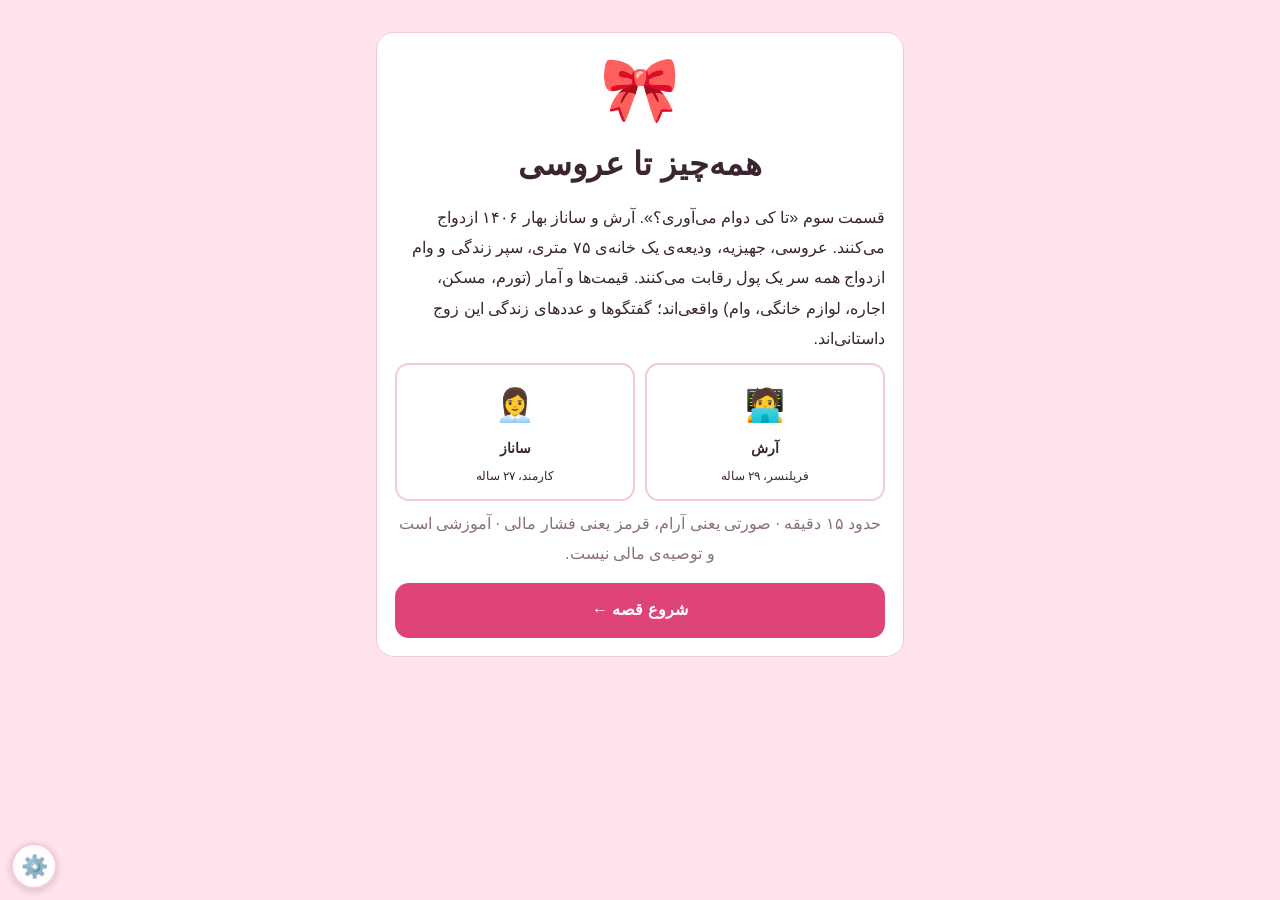
<file: projects/financial-simulation-games/projects/03-game-c-hame-chiz-ta-aroosi.html>
<!DOCTYPE html>
<html lang="fa" dir="rtl">
<head>
<meta charset="utf-8">
<meta name="viewport" content="width=device-width, initial-scale=1, viewport-fit=cover">
<title>همه‌چیز تا عروسی</title>
<script src="assets/howler.min.js"></script>
<style>
:root{--bg:#ffe4ec;--card:#fff;--tx:#3a2530;--mu:#8a6f7c;--ac:#e0457b;--bd:#f3cbd8;--bb:#fde8ef;--bad:#c62828;--good:#2b7a5b;box-sizing:border-box;padding-top:env(safe-area-inset-top,0px);padding-bottom:env(safe-area-inset-bottom,0px)}
@media(prefers-color-scheme:dark){:root:not([data-theme="light"]){--bg:#2b1520;--card:#3a1f2c;--tx:#f8e6ee;--mu:#c9a4b4;--bd:#5a3445;--bb:#472838}}
:root[data-theme="dark"]{--bg:#2b1520;--card:#3a1f2c;--tx:#f8e6ee;--mu:#c9a4b4;--bd:#5a3445;--bb:#472838}
*{box-sizing:border-box}
html{scroll-padding-top:env(safe-area-inset-top,0px)}
body{margin:0;background:var(--bg);color:var(--tx);font-family:Vazirmatn,Tahoma,"Segoe UI",sans-serif;line-height:1.9;transition:background .8s}
#app{max-width:560px;margin:0 auto;padding:18px 16px 60px}
.top{display:flex;justify-content:space-between;align-items:center;color:var(--mu);font-size:14px}
.card{background:var(--card);border:1px solid var(--bd);border-radius:18px;padding:18px;margin:14px 0}
.big{font-size:64px;text-align:center;line-height:1.2;animation:pop .5s}
@keyframes pop{from{transform:scale(.85);opacity:0}to{transform:scale(1);opacity:1}}
@keyframes blink{50%{opacity:.35}}
h1{margin:6px 0;text-align:center}
p{margin:8px 0}
button{font:inherit;color:inherit;cursor:pointer}
.btn{display:block;width:100%;padding:12px;border-radius:14px;border:0;background:var(--ac);color:#fff;font-weight:bold;margin-top:14px;transition:background .8s}
.btn:disabled{opacity:.4}
.btn.sec{background:transparent;border:1.5px solid var(--ac);color:var(--tx)}
.ch{display:block;width:100%;text-align:right;padding:12px 14px;margin:8px 0;border-radius:14px;border:1.5px solid var(--bd);background:var(--card)}
.ch:hover{border-color:var(--ac)}
.ch.on,.hc.on{border-color:var(--ac);background:var(--bb)}
.grid{display:grid;grid-template-columns:1fr 1fr;gap:10px}
.hc{border:2px solid var(--bd);border-radius:14px;background:var(--card);padding:10px 6px;text-align:center;font-size:14px}
.bb{display:flex;gap:10px;align-items:flex-start;margin:12px 0;animation:pop .4s}
.bb>span{font-size:28px;line-height:1.4}
.bb small{display:block;font-weight:bold;color:var(--mu);font-size:13px}
.bb p{margin:0;background:var(--bb);border-radius:14px;padding:6px 12px 8px}
.q{border-top:1px dashed var(--bd);margin-top:14px;padding-top:12px}
.pr{color:var(--ac);font-weight:bold}
.rx{border-right:4px solid var(--ac);padding:4px 12px;margin-top:12px;animation:pop .4s}
.w{text-align:center;color:var(--mu)}
.hint{text-align:center;color:var(--mu);animation:blink 1.6s infinite;margin-top:16px}
.pg{height:8px;border-radius:4px;background:var(--bd);margin:6px 0 8px;overflow:hidden}.pg i{display:block;height:100%;background:var(--ac);transition:width .6s}
.row{display:flex;justify-content:space-between;align-items:center;margin:8px 0}
.row button{width:36px;height:36px;border-radius:50%;border:1.5px solid var(--bd);background:var(--card);font-size:20px}
input[type=range]{width:100%;accent-color:var(--ac)}
.tb{width:100%;border-collapse:collapse;font-size:14px}.tb td,.tb th{padding:4px 6px;border-bottom:1px solid var(--bd);text-align:center}
.pos{background:var(--bb);border-radius:12px;padding:6px 12px;font-size:14px;margin:8px 0}
.bad{color:var(--bad);font-weight:bold}.ok{color:var(--good);font-weight:bold}
.shimg{width:100%;border-radius:14px;border:1px solid var(--bd)}
textarea{width:100%;height:140px;font:inherit;border-radius:10px;border:1px solid var(--bd);background:var(--card);color:var(--tx);padding:8px}
.ov{position:fixed;inset:0;z-index:9;display:flex;flex-direction:column;align-items:center;justify-content:center;color:var(--tx);animation:fi .4s}
.ov.out{opacity:0;transition:opacity .4s}
.ov h2{margin:8px 0 0}.ov p{color:var(--mu);margin:0}
.em{position:relative;width:140px;height:140px;font-size:110px;text-align:center;line-height:140px}
.em span{position:absolute;inset:0}
.em .o{animation:fo 1s .5s forwards}
.em .n{opacity:0;animation:ageup 1s 1.2s forwards}
@keyframes fo{to{opacity:0;transform:scale(.3) rotate(-30deg)}}
@keyframes ageup{0%{opacity:0;transform:scale(.3) rotate(30deg)}70%{opacity:1;transform:scale(1.2)}100%{opacity:1;transform:scale(1)}}
@keyframes fi{from{opacity:0}}
@media (prefers-reduced-motion:reduce){.hint{animation:none}}
</style>
<script src="assets/ui.js"></script>
</head>
<body>
<div id="app"></div>
<script>
function fa(s){return String(s).replace(/\d/g,function(d){return '۰۱۲۳۴۵۶۷۸۹'[d]})}
function m1(n){return fa((Math.round(n*10)/10).toString().replace('.','٫'))}
function mt(x){return x>=1000?m1(x/1000)+' میلیارد':fa(Math.round(x))+' میلیون'}
function wav(n,d){d=d||.15;var r=8000,o=[];n.forEach(function(f){var L=r*d;for(var i=0;i<L;i++)o.push(128+Math.round(60*Math.sin(2*Math.PI*f*i/r)*(1-i/L)))});
var b=new Uint8Array(44+o.length),v=new DataView(b.buffer),s=function(p,t){for(var i=0;i<t.length;i++)b[p+i]=t.charCodeAt(i)};
s(0,'RIFF');v.setUint32(4,36+o.length,true);s(8,'WAVEfmt ');v.setUint32(16,16,true);v.setUint16(20,1,true);v.setUint16(22,1,true);v.setUint32(24,r,true);v.setUint32(28,r,true);v.setUint16(32,1,true);v.setUint16(34,8,true);s(36,'data');v.setUint32(40,o.length,true);b.set(o,44);
var t='';b.forEach(function(x){t+=String.fromCharCode(x)});return 'data:audio/wav;base64,'+btoa(t)}
var DEF={click:[[660],.07],pop:[[500,600],.06],tick:[[300],.05],good:[[523,659,784],.14],bad:[[247,196],.2],bell:[[784,988,1175],.2],win:[[523,659,784,1047],.18]};
var SND={},muted=false;
function play(k){if(muted||!window.Howl)return;try{if(!SND[k])SND[k]=new Howl({src:[wav(DEF[k][0],DEF[k][1])],format:['wav'],volume:.5});SND[k].play()}catch(e){}}

/* داده‌های واقعی و فرض‌ها (میلیون تومان) */
var INC=58,S0=450,PRICE_M2=88.5,LOAN_RATIO=0.00909;
var RENT=[[700,10,'ارزان‌تر (مثل تهرانپارس، ۸۰ متر): ودیعه ۷۰۰ + اجاره ۱۰ میلیون'],[1300,21,'میانگین مناطق ۴ و ۵: ودیعه ≈۱٫۳ میلیارد + اجاره ۲۱ میلیون']];
var BK=[['📺 تلویزیون ۵۰ اینچ',[[35,'ایرانی ارزان (کف بازار)'],[48,'میان‌رده (جی‌پلاس/ایکس‌ویژن)'],[65,'۵۵ اینچ (دوو)']]],
 ['🧊 یخچال فریزر',[[30,'۵ فوت'],[75,'دوقلوی ایرانی'],[225,'دوقلوی ۴۰ فوت']]],
 ['🧺 ماشین لباسشویی',[[12,'سطلی'],[35,'اتوماتیک ایرانی ارزان'],[75,'اسنوا ۸ کیلویی']]],
 ['🧶 فرش ماشینی ۱۲ متری',[[20,'۷۰۰ شانه'],[36,'۱۲۰۰ شانه ارزان'],[55,'۱۲۰۰ شانه کاشان']]]];
var SL=[['۷ ماه',7],['۲ سال',24],['۵ سال',60],['۱۰ سال',120]];
var AX={cl:['🧾','وضوح هزینه'],sh:['🛡️','سپر و برنامه‌ی هدف']};
var R='راوی',MD='مهدی‌یار',AR='آرش (تو)',SA='ساناز',TT='آرش (در دلت)';
var ST=[{n:'خبر خوب',e:'💍',age:'مهر ۱۴۰۵',c:['#ffe4ec','#2b1520']},
{n:'خانه‌تکانی',e:'🧾',age:'چند هفته بعد',c:['#ffdce7','#2f1623']},
{n:'سپر زندگی',e:'🛡️',age:'آبان ۱۴۰۵',c:['#fbdcf0','#2c1830']},
{n:'نردبان اهداف',e:'🪜',age:'آذر ۱۴۰۵',c:['#ffd3df','#301420']},
{n:'بودجه‌ی نهایی',e:'🎀',age:'دی ۱۴۰۵',c:['#ffe0ea','#2b1520']},
{n:'آینه',e:'🪞',age:'پایان قصه',c:['#fff0f4','#2a1a22']}];
var PR={self:'حالا سه حدس درباره‌ی خودت را مشخص کن:',guess2:'حالا دو حدس بزن:',triage:'حالا هر هزینه را دسته‌بندی کن:',views:'حالا هر سه نما را ببین:',choice:'حالا به این پرسش پاسخ بده:',shield:'حالا این اسلایدر را مشخص کن:',basket:'حالا سبد جهیزیه‌ات را بچین:',ladder:'حالا هر هدف را روی زمان بگذار:',loan:'حالا مبلغ وام را انتخاب کن:',timed:'⏱️ حالا سریع جواب بده (۱۵ ثانیه وقت داری):',alloc:'حالا ده سهم منابع را بین هدف‌ها تقسیم کن:'};

var M=[
{st:0,e:'💍',t:'self',d:[
 ['📖',R,'مهر ۱۴۰۵. آرش ۲۹ ساله و ساناز ۲۷ ساله بعد از دو سال آشنایی قرار عروسی را بهار ۱۴۰۶ گذاشته‌اند. خانواده‌ها خوشحال‌اند و فهرست خرج‌ها هر روز بلندتر می‌شود. (گفتگوها و عددهای زندگی این زوج داستانی‌اند؛ قیمت‌ها و آمار بازار واقعی‌اند.)'],
 ['👩‍💼',SA,'«من هم ذوق دارم هم می‌ترسم. هر جا حساب می‌کنم عدد بزرگ‌تر از چیزی می‌شود که فکر می‌کردم.»'],
 ['🧑‍🏫',MD,'«قبل از هر عددی، سه حدس درباره‌ی خودتان بزنید. آخر قصه می‌سنجیم؛ قضاوتی در کار نیست.»']],
 q:'سه حدس درباره‌ی خودت',k:'حدس‌ها ثبت می‌شوند و آخر قصه با رفتار تو سنجیده می‌شوند.'},
{st:0,e:'🏠',t:'guess2',d:[
 ['🧑‍💻',AR,'«ساناز، فکر می‌کنی قسط ماهانه‌ی وام ازدواج چقدر می‌شود؟ و یک متر مسکن در تهران چند است؟»'],
 ['👩‍💼',SA,'«هر کدام را حدس بزنیم؛ آخر قصه جوابش را از داده‌های واقعی می‌بینیم.»']],
 q:'دو حدس',k:'حدس قبل از دیدن واقعیت، یادگیری را عمیق‌تر می‌کند. جواب‌ها را در ماژول‌های بعد و آینه می‌بینی.'},
{st:1,e:'🧾',t:'triage',d:[
 ['📖',R,'جمعه‌شب، یک لپ‌تاپ و یک فهرست. ساناز و آرش هزینه‌های ماهانه‌شان را می‌نویسند تا ببینند «پول کجا می‌رود».'],
 ['👩‍💼',SA,'«هر خرج یا ضروری است، یا قابل‌تغییر، یا برای تصویر ما پیش دیگران.»'],
 ['🧑‍🏫',MD,'«خرج «هویتی» بد نیست؛ فقط باید بدانی چقدر از درآمدت را می‌خورد.»']],
 q:'هر هزینه در کدام دسته است؟',c:[['اجاره‌ی فعلی',14,0],['خوراک و میوه و خانه',9,0],['اینترنت و قبض‌ها',3,0],['رفت‌وآمد',4,0],['اشتراک‌ها و سرگرمی',2.5,1],['رستوران و کافه‌ی آخر هفته',5,1],['لباس و ظاهر (هر ماه)',3,2],['هدیه و مهمانی‌های فامیلی',2.5,2],['قسط ماشین بهتر',6,2],['دورهمی‌های شلوغ و برند',2,2]],
 k:'«ضروری» یعنی بدون آن زندگی نمی‌چرخد؛ «قابل‌تغییر» یعنی می‌توان کم یا زیادش کرد؛ «هویتی» یعنی بخشی از آن برای تصویری است که دیگران می‌بینند. (اعداد این زوج داستانی است.)'},
{st:1,e:'🔍',t:'views',vf:'v4',views:['۱. نقشه‌ی هزینه','۲. اگر هویتی نصف شود','۳. اگر درآمد ۲۰٪ بالا برود'],d:[
 ['🧑‍🏫',MD,'«حالا سه نگاه به همین هزینه‌ها: عدد واقعی، اگر هویتی نصف شود، و اگر درآمد بیشتر شود.»']],
 q:'سه نما را ببین.',k:'درآمد بیشتر فقط وقتی کمک می‌کند که هزینه‌ها همراهش بالا نروند. با تورم ماهانه‌ی بالا، «درآمد ۲۰٪ بیشتر» می‌تواند در چند ماه بخورد.'},
{st:1,e:'🎯',t:'choice',dm:['cl'],d:[
 ['👩‍💼',SA,'«پس مشکل ما درآمد کم است یا خرج‌هایمان؟»'],
 ['🧑‍💻',TT,'«هر دو یک‌کم... ولی کدام را می‌توانم همین هفته تغییر بدهم؟»']],
 q:'اول چه را تغییر می‌دهید؟',o:[['منتظر ارتقا یا افزایش درآمد می‌مانیم.',{cl:0},0],['اول هزینه‌ی هویتی (قسط ماشین و ظاهر) را کم می‌کنیم.',{cl:3},.5],['هم درآمد و هم هزینه، با عدد و تاریخ.',{cl:2},.3]],
 on:function(o){G.cut=o[2];G.E=51-13.5*G.cut;G.eSet=1},
 k:'وقتی ریشه‌ی مشکل را با عدد می‌بینی، می‌دانی اول کدام اهرم را بکشی. هزینه‌ی هویتی سریع‌ترین اهرم است، چون تصمیمش دست خودت است.'},
{st:1,e:'👵',t:'choice',dm:['cl'],d:[
 ['👩‍🦳','مادر آرش','«بچه‌ها، تالار را بگیریم؟ من برای شما کمی کنار گذاشته‌ام، ولی نمی‌دانم چقدر لازم دارید.»'],
 ['🧑‍💻',TT,'«خودمان هم هنوز دقیق نمی‌دانیم...»'],
 ['🧑‍🏫',MD,'«حرف زدن درباره‌ی پول با خانواده یک مهارت است: عدد، تاریخ، و درخواست مشخص.»']],
 q:'آرش چه می‌گوید؟',o:[['«همه‌چیز خوب است؛ کمکی نمی‌خواهیم.»',{cl:0},0],['«تا بهمن حدود ۱۰۰ میلیون برای ودیعه کمک می‌کنید؟»',{cl:3},100],['«هر کاری شما بخواهید می‌کنیم.»',{cl:1},0]],
 on:function(o){G.fam=o[2]},
 k:'درخواست مشخص (عدد + تاریخ) به خانواده امکان کمک واقعی می‌دهد. «همه‌چیز خوب است» یا «هر چه شما بخواهید» معمولاً بدون کمک و با فشار بیشتر تمام می‌شود.'},
{st:2,e:'🛡️',t:'choice',dm:[],d:[
 ['📖',R,'آبان. همکار ساناز ناگهان بیمار شد و خانواده‌اش ماه‌ها درگیر هزینه‌ی درمان بود. ساناز شب‌ها بیدار می‌ماند.'],
 ['👩‍💼',SA,'«اگر چنین چیزی برای ما پیش بیاید، وسط ماه عسل بدهکار می‌شویم.»'],
 ['🧑‍🏫',MD,'«به این می‌گویند «سپر»: ذخیره‌ی نقد، بیمه، مهارت درآمد دوم و شبکه‌ی حمایتی. هر کدام هزینه دارد و هزینه‌ی فرصت.»']],
 q:'کدام خطر بیشتر نگرانت می‌کند؟',o:[['بیماری یا هزینه‌ی ناگهانی درمان',{},0],['کاهش یا قطع درآمد آرش (فریلنس)',{},1],['جهش اجاره',{},2],['فشار تورم و قیمت‌ها',{},3]],
 on:function(o){G.risk=o[2]},k:'این پرسش جواب درست ندارد؛ فقط جهت نگرانی تو را نشان می‌دهد. سپر خوب چند لایه است.'},
{st:2,e:'🧱',t:'shield',dm:['sh'],d:[
 ['🧑‍🏫',MD,'«سپر نقد را با «ماه هزینه» بسنجیم. هر ماه سپر پولی است که دیگر برای عروسی نیست.»'],
 ['🧑‍💻',TT,'«درآمد من نوسان دارد. ساناز حقوق ثابت دارد.»']],
 q:'سپر نقدِ آرش و ساناز چند ماه هزینه باشد؟',k:'قاعده‌ی رایج ۳ تا ۶ ماه هزینه است و برای درآمد نوسانی به سمت ۶ می‌رود. این یک راهنمای آموزشی است، نسخه‌ی شخصی نیست.'},
{st:2,e:'🤝',t:'choice',dm:['sh'],d:[
 ['👩‍💼',SA,'«پس باید از بودجه‌ی عروسی کم کنیم. آرش، تو چه می‌گویی؟»'],
 ['🧑‍💻',TT,'«اگر سپر بزرگ بگذاریم عروسی کوچک‌تر می‌شود؛ اگر عروسی بزرگ بگیریم سپر نازک می‌شود.»']],
 q:'چه توافقی؟',o:[['اول سپر؛ عروسی با هر چه ماند.',{sh:3},0],['نصف‌نصف.',{sh:2},0],['اول عروسی؛ سپر را بعداً می‌سازیم.',{sh:0},0]],
 k:'سپر را قبل از هزینه‌ی بزرگ بساز؛ بعد از آن، وقتی بحران می‌رسد دیر است.'},
{st:2,e:'🎞️',t:'views',vf:'v10',views:['۱. بیماری ناگهانی','۲. نصف شدن درآمد آرش','۳. جهش اجاره'],d:[
 ['🧑‍🏫',MD,'«سه رخداد روی نقشه‌ی شما؛ با سپر خودتان.»']],
 q:'سه رخداد را ببین.',k:'سپر همه‌چیز را حل نمی‌کند، ولی تفاوت «یک ماجرا» و «یک بحران» است.'},
{st:3,e:'🧺',t:'basket',d:[
 ['📖',R,'آذر. جهیزیه اولین ردیف بزرگ فهرست است. مادر ساناز چهار قلم اصلی را مشخص کرده: تلویزیون، یخچال، لباسشویی و فرش ۱۲ متری.'],
 ['👩‍💼',SA,'«قیمت‌ها را که دیدم دلم ریخت. ماه به ماه هم گران‌تر می‌شود.»'],
 ['🧑‍🏫',MD,'«قیمت‌ها واقعی‌اند (بهمن ۱۴۰۴ تا خرداد ۱۴۰۵) ولی بازه‌اند. هر ردیف را خودت انتخاب کن.»']],
 q:'سبد جهیزیه‌ات چیست؟',k:'جهیزیه‌ی کامل فقط ۴ قلم نیست؛ مبلمان، آشپزخانه، خواب و ده‌ها قلم دیگر هم دارد. چهار قلم اصلی حدود یک‌چهارم کل بود (در جمع‌بندی اسفند ۱۴۰۳).'},
{st:3,e:'🪜',t:'ladder',dm:['sh'],d:[
 ['👩‍💼',SA,'«حالا همه‌ی خواسته‌ها را روی زمان بچینیم: کدام را کی؟»'],
 ['🧑‍🏫',MD,'«هر هدف با منابع همان زمان سنجیده می‌شود: پس‌انداز فعلی + وام + کمک خانواده + پس‌اندازِ ماهانه.»']],
 q:'هر هدف را روی زمان بگذار.',k:'هدف بدون تاریخ آرزوست. تاریخ، مبلغ ماهانه را مشخص می‌کند و تضاد بین هدف‌ها را قبل از پرداخت نشان می‌دهد.'},
{st:3,e:'🏦',t:'loan',d:[
 ['👩‍💼',SA,'«وام ازدواج را هم داریم؛ مبلغ و قسطش چقدر است؟»'],
 ['🧑‍🏫',MD,'«۳۰۰ میلیون برای هر نفر، ۱۰ سال، کارمزد ۴٪؛ قسط حدود ۲٫۷۲۷ میلیون برای هر ۳۰۰ میلیون. ولی صف طولانی است و طبق گزارش‌ها بیش از یک میلیون نفر در صف‌اند.»']],
 q:'چه مقدار وام در برنامه می‌گذاری؟',k:'وام منبع است، نه رایگان: قسطش هر ماه از ظرفیت پس‌انداز کم می‌کند. و زمان رسیدنش نامطمئن است.'},
{st:3,e:'⏱️',t:'timed',def:2,dm:['cl'],d:[
 ['👨‍🦳','آقای کیانی (پدر ساناز)','«۵۰۰ نفر کم است! آبرو هم دارد. تالار بزرگ می‌گیریم، شما نگران نباشید.»'],
 ['👩‍🦳','مادر آرش','«ما هم فامیل زیاد داریم...»'],
 ['👩‍💼',SA,'«آرش، چه می‌گویی؟ زود جواب بده.»']],
 q:'آرش چه می‌گوید؟',o:[['«قبول می‌کنیم؛ آبرو مهم است.»',{cl:0},450],['«ما حدود ۲۵۰ میلیون داریم؛ با همین عدد برنامه می‌چینیم.»',{cl:3},250],['سکوت می‌کنم تا بعداً حل شود.',{cl:0},400]],
 on:function(o){G.wed=o[2];G.wSet=1},
 k:'عدد روی میز بگذار. سکوت یا «بعداً» معمولاً به بزرگ‌ترین عدد فشار اجتماعی می‌رسد.'},
{st:4,e:'🎀',t:'alloc',dm:['sh'],d:[
 ['🧑‍🏫',MD,'«حالا بودجه‌ی نهایی. منابع شما را ده سهم کرده‌ام. هر هدف چقدر سهم می‌گیرد؟»'],
 ['👩‍💼',SA,'«رنگ صفحه را نگاه کن؛ هر کسری می‌آید قرمزتر می‌شود.»']],
 q:'ده سهم را بین پنج ردیف تقسیم کن.',k:'کسری یعنی یکی از هدف‌ها باید کوچک‌تر یا دیرتر شود، منبعی اضافه شود، یا مصالحه‌ای با خانواده انجام شود. فرقی ندارد کدام؛ مهم است کسری را قبل از پرداخت ببینی.'}
];
var S,X,I,G,CI,AL,TM,TO,VS,LS,RN=0,CUR=-1,CHATON=false,app=document.getElementById('app');
function ap(d,dm){for(var k in d)S[k]+=d[k];for(var j=0;j<dm.length;j++)X[dm[j]]+=3}
function pc(k){return X[k]?Math.round(S[k]/X[k]*100):0}
function fourSum(){var s=0;BK.forEach(function(b,i){s+=b[1][G.jt[i]][0]});return s}
function jah(){return G.J!=null?G.J:fourSum()*(1+G.rest)}
function cap(){var rm=RENT[G.rent][1];return INC-(G.E-14+rm)}
function res(t){return S0+(G.loan!=null?G.loan:600)+G.fam+cap()*t}
function needs(){var n=0;if(G.wSet)n+=G.wed;if(G.J!=null)n+=G.J;if(G.rSet)n+=RENT[G.rent][0];if(G.shSet)n+=G.shm*G.E;return n}
function pressure(){if(G.cov!=null)return Math.max(0,Math.min(1,1-G.cov));var n=needs();if(n<=0)return .05;return Math.max(.05,Math.min(1,(n-res(7))/n))}
function hex(h){return [parseInt(h.slice(1,3),16),parseInt(h.slice(3,5),16),parseInt(h.slice(5,7),16)]}
function mixc(a,b,t){var x=hex(a),y=hex(b);return '#'+[0,1,2].map(function(i){var v=Math.round(x[i]+(y[i]-x[i])*t).toString(16);return v.length<2?'0'+v:v}).join('')}
function dark(){var t=document.documentElement.getAttribute('data-theme');return t?t=='dark':!!(window.matchMedia&&matchMedia('(prefers-color-scheme: dark)').matches)}
function theme(){var p=pressure(),s=CUR<0?0:CUR,bgc=ST[s].c[dark()?1:0],red=dark()?'#5a1d1d':'#f6b3ab',st=document.documentElement.style;st.setProperty('--bg',mixc(bgc,red,Math.min(p,1)*.85));st.setProperty('--ac',mixc('#e0457b','#c62828',Math.min(p,1)))}
function hdr(){var n=Math.min(I+1,16),p=pressure();return '<div class="top"><span>🎀 همه‌چیز تا عروسی</span><span>'+fa(n)+' از ۱۶</span><button onclick="muteT(this)" style="background:none;border:0">'+(muted?'🔇':'🔊')+'</button></div><div class="pg"><i style="width:'+(n*100/16)+'%"></i></div><div class="row" style="font-size:12px;margin:0"><span>'+(p>.6?'💔':'💖')+' فشار مالی</span><span>'+fa(Math.round(p*100))+'٪</span></div><div class="pg"><i style="width:'+Math.round(p*100)+'%;background:#c62828"></i></div>'}
function muteT(b){muted=!muted;b.textContent=muted?'🔇':'🔊'}
function hub(){CUR=-1;CHATON=false;G={rent:0,E:51,fam:0,wed:250,rest:2.8,jt:[1,1,1,1],shm:3,tri:[]};theme();document.documentElement.style.removeProperty('--bg');
 app.innerHTML='<div class="card"><div class="big">🎀</div><h1>همه‌چیز تا عروسی</h1><p>قسمت سوم «تا کی دوام می‌آوری؟». آرش و ساناز بهار ۱۴۰۶ ازدواج می‌کنند. عروسی، جهیزیه، ودیعه‌ی یک خانه‌ی ۷۵ متری، سپر زندگی و وام ازدواج همه سر یک پول رقابت می‌کنند. قیمت‌ها و آمار (تورم، مسکن، اجاره، لوازم خانگی، وام) واقعی‌اند؛ گفتگوها و عددهای زندگی این زوج داستانی‌اند.</p><div class="grid"><div class="hc"><div style="font-size:32px">🧑‍💻</div><b>آرش</b><br><small>فریلنسر، ۲۹ ساله</small></div><div class="hc"><div style="font-size:32px">👩‍💼</div><b>ساناز</b><br><small>کارمند، ۲۷ ساله</small></div></div><p class="w">حدود ۱۵ دقیقه · صورتی یعنی آرام، قرمز یعنی فشار مالی · آموزشی است و توصیه‌ی مالی نیست.</p><button class="btn" onclick="go()">شروع قصه ←</button></div>'}
function go(){I=0;S={cl:0,sh:0};X={cl:0,sh:0};G={s1:5,s2:5,s3:3,g1:3,g2:60,rent:0,E:51,fam:0,wed:250,rest:2.8,jt:[1,1,1,1],shm:3,tri:[],cut:0,loan:null,cov:null};LS={wed:0,jah:0,dep:0,sh:0,house:3};CUR=-1;r(0)}
function age(s,prev,cb){var o=document.createElement('div');o.className='ov';o.style.background=ST[s].c[dark()?1:0];
 o.innerHTML='<div class="em"><span class="o">'+(prev<0?'✨':ST[prev].e)+'</span><span class="n">'+ST[s].e+'</span></div><h2>'+(prev<0?'':'ادامه‌ی قصه... ')+ST[s].n+'</h2><p>'+ST[s].age+'</p>';
 document.body.appendChild(o);CUR=CUR;theme();play('bell');CHATON=false;var d=false;
 function end(){if(d)return;d=true;o.classList.add('out');setTimeout(function(){o.remove();cb()},400)}
 o.onclick=end;setTimeout(end,3000)}
function bub(l){return '<div class="bb"><span>'+l[0]+'</span><div><small>'+l[1]+'</small><p>'+l[2]+'</p></div></div>'}
function head(m){var s=ST[m.st];return '<div class="top"><span>'+s.e+' '+s.n+' · '+s.age+'</span><span>ماژول '+fa(I+1)+' از ۱۶</span></div>'}
function getD(m){return typeof m.d=='function'?m.d():(m.d||[]).slice()}
function r(n){clearInterval(TM);var m=M[I];
 if(n==0&&m.st!==CUR){var s=m.st,pv=CUR;CHATON=false;CUR=s;age(s,pv,function(){r2(0)});return}
 r2(n)}
function r2(n){RN=n;clearInterval(TM);var m=M[I],D0=getD(m),inter=n>=D0.length;CHATON=!inter;play('pop');theme();
 var h=hdr()+'<div class="card">'+head(m)+(n==0?'<div class="big">'+m.e+'</div>':'')+D0.slice(0,Math.min(n+1,D0.length)).map(bub).join('');
 if(inter)h+='<div class="q"><p class="pr">👉 '+PR[m.t]+'</p><p><b>'+m.q+'</b></p><div id="ui">'+ui(m)+'</div></div>';
 else h+='<p class="hint">👆 برای ادامه‌ی گفتگو روی صفحه بزن</p>';
 app.innerHTML=h+'</div>';if(inter&&m.t=='timed')timer(m);
 setTimeout(function(){window.scrollTo({top:document.body.scrollHeight,behavior:'smooth'})},60)}
document.addEventListener('click',function(e){if(!CHATON||e.target.closest('button'))return;r2(RN+1)});
document.addEventListener('keydown',function(e){if(CHATON&&(e.key==' '||e.key=='Enter')){e.preventDefault();r2(RN+1)}});
function slr(id,mn,mx,v,lab,sfx,st){sfx=sfx||'';return '<div class="row"><b>'+lab+'</b><span id="'+id+'v">'+fa(v)+sfx+'</span></div><input id="'+id+'" type="range" min="'+mn+'" max="'+mx+'" step="'+(st||1)+'" value="'+v+'" oninput="document.getElementById(\''+id+'v\').textContent=fa(this.value)+\''+sfx+'\'">'}
function opts(m){return m.o.map(function(o,j){return '<button class="ch" onclick="pk('+j+')">'+o[0]+'</button>'}).join('')}
function ui(m){
 if(m.t=='choice')return opts(m);
 if(m.t=='timed')return '<div class="pg"><i id="tb" style="width:100%"></i></div><p class="w" id="tc">'+fa(15)+' ثانیه</p>'+opts(m);
 if(m.t=='self')return slr('s1',1,10,5,'خودم را در تشخیص «ضروری» از «هویتی» چقدر دقیق می‌دانم؟ (۱ تا ۱۰)')+slr('s2',1,10,5,'برای اتفاقات ناگهانی چقدر آماده‌ایم؟ (۱ تا ۱۰)')+slr('s3',1,5,3,'اگر درآمدمان بیشتر شود، خرج عروسی خودبه‌خود جور می‌شود. (۱ مخالف … ۵ موافق)')+'<button class="btn" onclick="ss()">ثبت حدس‌ها</button>';
 if(m.t=='guess2')return slr('g1',1,10,3,'قسط ماهانه‌ی وام ۳۰۰ میلیونی ازدواج (میلیون تومان)',' م',.5)+slr('g2',20,150,60,'میانگین قیمت هر متر مسکن تهران (میلیون تومان)',' م',5)+'<button class="btn" onclick="sg()">ثبت حدس‌ها</button>';
 if(m.t=='triage'){CI=0;G.tri=[];return triUI()}
 if(m.t=='views'){VS=[];return viewsUI()}
 if(m.t=='shield'){setTimeout(function(){var e=document.getElementById('sh');var u=function(){var v=+e.value,t=document.getElementById('shc');if(t)t.innerHTML='هزینه‌ی این سپر: <b>'+mt(v*G.E)+'</b> · '+fa(Math.round(v*G.E/700*100))+'٪ ودیعه‌ی ۷۰۰ میلیونی'};if(e){e.addEventListener('input',u);u()}},0);return slr('sh',0,8,3,'ماه‌های هزینه در سپر',' ماه')+'<div class="pos" id="shc"></div><button class="btn" onclick="ssh()">ثبت</button>'}
 if(m.t=='basket')return basketUI();
 if(m.t=='ladder')return ladderUI();
 if(m.t=='loan')return loanUI();
 if(m.t=='alloc'){AL=[0,0,0,0,0];return allocUI()}}
function timer(m){TO=0;var t0=Date.now(),L=15000;TM=setInterval(function(){var left=L-(Date.now()-t0),b=document.getElementById('tb'),c=document.getElementById('tc');if(b)b.style.width=Math.max(left/L,0)*100+'%';if(c)c.textContent=fa(Math.max(Math.ceil(left/1000),0))+' ثانیه';if(left<=0){clearInterval(TM);TO=1;pk(m.def)}},100)}
function pk(j){clearInterval(TM);var m=M[I],o=m.o[j];ap(o[1],m.dm||[]);if(m.on)m.on(o);fin(o[0])}
function ss(){G.s1=+document.getElementById('s1').value;G.s2=+document.getElementById('s2').value;G.s3=+document.getElementById('s3').value;fin('تشخیص '+fa(G.s1)+' از ۱۰ · آمادگی '+fa(G.s2)+' از ۱۰ · باور '+fa(G.s3)+' از ۵')}
function sg(){G.g1=+document.getElementById('g1').value;G.g2=+document.getElementById('g2').value;fin('قسط '+m1(G.g1)+' میلیون · هر متر '+m1(G.g2)+' میلیون')}
function triUI(){var c=M[I].c[CI];return '<p class="w" style="font-size:18px">«'+c[0]+'»</p><p class="w"><b>'+m1(c[1])+' میلیون در ماه</b></p><div class="grid" style="grid-template-columns:repeat(3,1fr)"><button class="hc" onclick="tr(0)">✅ ضروری</button><button class="hc" onclick="tr(1)">🔄 قابل‌تغییر</button><button class="hc" onclick="tr(2)">👑 هویتی</button></div><p class="w">'+fa(CI+1)+' از ۱۰</p>'}
function tr(j){var c=M[I].c[CI];X.cl+=3;if(j==c[2])S.cl+=3;G.tri.push([c,j]);CI++;play('tick');
 if(CI>=M[I].c.length){var ok=G.tri.filter(function(x){return x[1]==x[0][2]}).length,bad=G.tri.filter(function(x){return x[1]!=x[0][2]}),nm=['ضروری','قابل‌تغییر','هویتی'];
  fin('دقت تو: '+fa(ok)+' از ۱۰',bad.length?'<p class="w" style="font-size:13px">متفاوت با دسته‌بندی مرجع: '+bad.map(function(x){return x[0][0]+' ('+nm[x[0][2]]+')'}).join('، ')+'</p>':'<p class="ok">همه‌ی دسته‌ها با مرجع یکی بود.</p>')}
 else document.getElementById('ui').innerHTML=triUI()}
function viewsUI(){var m=M[I],h='<div class="grid" style="grid-template-columns:repeat(3,1fr)">'+m.views.map(function(t,j){return '<button class="hc'+(VS.cur==j?' on':'')+'" onclick="vw('+j+')">'+(VS.indexOf(j)>-1?'✔ ':'')+t+'</button>'}).join('')+'</div>';
 if(VS.cur>=0)h+=VIEWS[m.vf](VS.cur);else h+='<p class="w">یکی را انتخاب کن.</p>';
 if(VS.length==3)h+='<div class="rx">💡 '+m.k+'</div><button class="btn" onclick="nx()">ادامه ←</button>';return h}
function vw(j){if(VS.indexOf(j)<0)VS.push(j);VS.cur=j;play('pop');document.getElementById('ui').innerHTML=viewsUI()}
function barRow(l,v,t,c){return '<div class="row" style="margin:2px 0"><span>'+l+'</span><b>'+m1(v)+' م</b></div><div class="pg"><i style="width:'+Math.round(v/t*100)+'%;background:'+c+'"></i></div>'}
var VIEWS={
v4:function(j){var t=51;
 if(j==0)return barRow('✅ ضروری',30,t,'#2b7a5b')+barRow('🔄 قابل‌تغییر',7.5,t,'#e0a21b')+barRow('👑 هویتی',13.5,t,'#e0457b')+'<p>جمع هزینه‌ی ماهانه‌ی داستان: ۵۱ میلیون؛ درآمد مشترک ۵۸ میلیون؛ پس‌انداز ماهانه ۷ میلیون. هویتی ≈ ۲۶٪ هزینه است.</p><p class="w" style="font-size:13px">مرجع واقعی: میانگین خانوار شهری ۱۴۰۳ (مرکز آمار): هزینه ≈۲۷۰ و درآمد ≈۳۴۰ میلیون در سال (≈۲۲٫۵ و ۲۸٫۳ در ماه)؛ ۱۳۹۶: ۳۲٫۹ و ۳۶٫۶ میلیون در سال.</p>';
 if(j==1)return '<p>هویتی ۱۳٫۵ ← ۶٫۷۵ میلیون: ماهی <b>۶٫۷۵ میلیون</b> آزاد می‌شود.</p><p>در ۷ ماه حدود <b>۴۷ میلیون</b>؛ برابر ۷٪ ودیعه‌ی ۷۰۰ میلیونی.</p><p class="w" style="font-size:13px">تصمیمش دست خودت است؛ فقط به «تصویر» بستگی دارد، نه به بازار.</p>';
 var e7=51*Math.pow(1.042,7);return '<p>درآمد ۲۰٪ بالا: ۵۸ ← ۶۹٫۶ میلیون.</p><p>ولی با تورم ماهانه‌ی <b>۴٫۲٪</b> (مرکز آمار، شهریور ۱۴۰۵)، هزینه‌ی ۵۱ میلیونی بعد از ۷ ماه حدود <b>'+m1(e7)+' میلیون</b> می‌شود (+۳۴٪).</p><p>پس‌انداز ماهانه از ۷ به <b class="'+(69.6-e7<7?'bad':'ok')+'">'+m1(69.6-e7)+' میلیون</b> می‌رسد.</p><p class="w" style="font-size:13px">فرض ساده: همه‌ی هزینه‌ها با تورم عمومی بالا می‌روند. در خرداد ۱۴۰۵ «مبلمان و لوازم خانگی» ماهانه ۹٫۷٪ گران شد.</p>'},
v10:function(j){var E=G.E,sh=G.shm*E,ev=[['بیماری یا هزینه‌ی درمان ناگهانی',40],['درآمد آرش دو ماه نصف می‌شود (۱۵ از ۳۰ میلیون)',30],['جهش اجاره ۳۱٪ روی اجاره‌ی ۱۰ میلیونی در یک سال',37]][j],cov=Math.min(1,sh/ev[1]);
 return '<p><b>'+ev[0]+'</b></p><p>هزینه: <b>'+fa(ev[1])+' میلیون</b></p><p>سپر تو ('+fa(G.shm)+' ماه): <b>'+m1(sh)+' میلیون</b> ← پوشش <b class="'+(cov>=1?'ok':'bad')+'">'+fa(Math.round(cov*100))+'٪</b></p>'+(cov<1?'<p class="bad">کسری: '+m1(ev[1]-sh)+' میلیون (باید از وام، قرض یا کاهش هزینه جبران شود)</p>':'<p class="ok">سپر همه‌ی رخداد را پوشش می‌دهد.</p>')+(j==2?'<p class="w" style="font-size:13px">رشد رسمی اجاره (اردیبهشت ۱۴۰۵: ۳۳٫۲٪ سالانه) برای همه‌ی قراردادها است؛ قرارداد جدید ممکن است بیشتر بالا برود.</p>':'')}};
function ssh(){G.shm=+document.getElementById('sh').value;G.shSet=1;var m=G.shm,d=(m>=4&&m<=6)?3:(m==3||m==7)?2:(m==2||m==8)?1:0;ap({sh:d},['sh']);fin(fa(m)+' ماه هزینه ('+mt(m*G.E)+')','<p>هزینه‌ی فرصت: این سپر برابر <b>'+fa(Math.round(m*G.E/700*100))+'٪</b> ودیعه‌ی ۷۰۰ میلیونی یا <b>'+fa(Math.round(m*G.E/jah()*100))+'٪</b> جهیزیه است.</p>')}
function basketUI(){var h='';BK.forEach(function(b,i){h+='<p style="margin:6px 0 2px"><b>'+b[0]+'</b></p><div class="grid" style="grid-template-columns:repeat(3,1fr)">'+b[1].map(function(t,j){return '<button class="hc'+(G.jt[i]==j?' on':'')+'" onclick="bk('+i+','+j+')">'+fa(t[0])+' م<br><small>'+t[1]+'</small></button>'}).join('')+'</div>'});
 var f=fourSum();h+='<p class="pos">۴ قلم: <b>'+fa(f)+' میلیون</b></p>'+slr('rs',1,4,G.rest,'«بقیه‌ی اقلام» (مبلمان، آشپزخانه، خواب...) برابر چند برابر ۴ قلم؟','×',.2)+'<p class="pos" id="jt">جهیزیه‌ی کامل (برآورد): <b>'+mt(f*(1+G.rest))+'</b></p><p class="w" style="font-size:13px">قیمت‌ها: ۲۸ بهمن ۱۴۰۴ و ۳ خرداد ۱۴۰۵؛ فرش: لیست‌های ترب (تاریخ دقیق نامشخص). ضریب ۲٫۸: ۴ قلم ≈ ۲۷٪ جهیزیه‌ی ۲۹۰ میلیونی در اسفند ۱۴۰۳. عدد کل برآورد است، نه قیمت. در خرداد ۱۴۰۵ لوازم خانگی ماهانه ۹٫۷٪ گران شد.</p><button class="btn" onclick="sb()">ثبت سبد</button>';
 setTimeout(function(){var e=document.getElementById('rs');if(e)e.addEventListener('input',function(){G.rest=+this.value;var t=document.getElementById('jt');if(t)t.innerHTML='جهیزیه‌ی کامل (برآورد): <b>'+mt(fourSum()*(1+G.rest))+'</b>'})},0);return h}
function bk(i,j){G.jt[i]=j;G.J=fourSum()*(1+G.rest);theme();play('tick');document.getElementById('ui').innerHTML=basketUI()}
function sb(){G.rest=+document.getElementById('rs').value;G.J=fourSum()*(1+G.rest);fin('۴ قلم '+mt(fourSum())+' · کل (برآورد) '+mt(G.J),'<div class="pos">جهیزیه '+fa(Math.round(G.J/(res(7)+0)*100))+'٪ منابع ۷ ماه آینده است.</div>')}
function goals(){var E=G.E;return [['wed','💒 عروسی',G.wed],['jah','🧺 جهیزیه کامل',jah()],['dep','🏠 ودیعه‌ی ۷۵ متری',RENT[G.rent][0]],['sh','🛡️ سپر',G.shm*E],['house','🏡 خرید خانه ۷۵ متری',75*PRICE_M2]]}
function ladderUI(){var gs=goals(),h='<p style="margin:4px 0"><b>ودیعه‌ی ۷۵ متری:</b></p>'+RENT.map(function(x,j){return '<button class="ch'+(G.rent==j?' on':'')+'" onclick="rn('+j+')">'+x[2]+'</button>'}).join('');
 h+='<p class="w" style="font-size:13px">آگهی‌های بهمن ۱۴۰۴ (نبض بورس). هر ۱ میلیون ودیعه ≈ ۳۰ هزار تومان اجاره‌ی ماهانه.</p>';
 gs.forEach(function(g){h+='<p style="margin:8px 0 2px"><b>'+g[1]+'</b> · '+mt(g[2])+'</p><div class="grid" style="grid-template-columns:repeat(4,1fr)">'+SL.map(function(s,k){return '<button class="hc'+(LS[g[0]]==k?' on':'')+'" onclick="ls(\''+g[0]+'\','+k+')">'+s[0]+'</button>'}).join('')+'</div>'});
 h+='<table class="tb" style="margin-top:12px"><tr><th>تا</th><th>هدف‌های این زمان</th><th>منابع</th><th></th></tr>';
 for(var k=0;k<4;k++){var c=0;gs.forEach(function(g){if(g[0]!='house'&&LS[g[0]]<=k)c+=g[2]});var rr=res(SL[k][1]);h+='<tr><td>'+SL[k][0]+'</td><td>'+mt(c)+'</td><td>'+mt(rr)+'</td><td>'+(c<=rr?'<span class="ok">✅</span>':'<span class="bad">❌</span>')+'</td></tr>'}
 var hc=75*PRICE_M2,hs=res(120);h+='</table><p class="pos">🏡 خانه‌ی ۷۵ متری: ≈ <b>'+mt(hc)+'</b> (بانک مرکزی، مرداد ۱۴۰۳: ۸۸٫۵ میلیون در متر؛ مرکز آمار ≈۸۰٫۸ و اتحادیه ۹۰ تا ۱۰۰). منابع ۱۰ ساله‌ی فعلی: <b>'+mt(hs)+'</b>؛ فاصله ≈ <b class="bad">'+mt(Math.max(0,hc-hs))+'</b> (اسمی، بدون سود و رشد قیمت).</p><p class="w" style="font-size:13px">ظرفیت پس‌انداز ماهانه: '+m1(cap())+' میلیون.</p><button class="btn" onclick="sl()">ثبت نردبان</button>';return h}
function rn(j){G.rent=j;G.rSet=1;theme();document.getElementById('ui').innerHTML=ladderUI()}
function ls(k,s){LS[k]=s;G.rSet=1;play('tick');theme();document.getElementById('ui').innerHTML=ladderUI()}
function sl(){var gs=goals(),okc=0;for(var k=0;k<4;k++){var c=0;gs.forEach(function(g){if(g[0]!='house'&&LS[g[0]]<=k)c+=g[2]});if(c<=res(SL[k][1]))okc++}
 var d=Math.round(3*okc/4);ap({sh:d},['sh']);G.rSet=1;G.shSet=G.shSet||1;fin(fa(okc)+' از ۴ بازه‌ی زمانی از نظر منابع شدنی است.','<p class="w" style="font-size:13px">سه نمره‌ی مشکل: هدف‌های هم‌زمان، جهیزیه و ودیعه. خانه‌ی ۷۵ متری برای ۱۰ سال بدون جهش درآمد یا کمک بزرگ شدنی نیست.</p>')}
function loanUI(){var h='<div class="grid" style="grid-template-columns:repeat(3,1fr)">'+[0,300,600].map(function(v){return '<button class="hc'+(G.loan==v?' on':'')+'" onclick="ln('+v+')">'+(v?fa(v)+' میلیون<br><small>'+(v==300?'یک نفر':'هر دو نفر')+'</small>':'بدون وام')+'</button>'}).join('')+'</div>';
 if(G.loan!=null){var q=G.loan*LOAN_RATIO;h+='<p class="pos">قسط ماهانه: <b>'+m1(q)+' میلیون</b> (۱۰ سال) = '+fa(Math.round(q/INC*100))+'٪ درآمد مشترک</p><p>حدس تو برای قسط ۳۰۰ میلیونی: <b>'+m1(G.g1)+' میلیون</b>؛ واقعیت: <b>۲٫۷۲۷ میلیون</b>.</p><p class="w" style="font-size:13px">مبلغ وام از ۱۴۰۳ تغییر نکرده؛ بیش از یک میلیون نفر در صف‌اند (رادیو فردا، مرداد ۱۴۰۵). افزایش‌های پیشنهادی (۴۰۰ و ۵۰۰) هنوز اجرایی‌شدنش تأیید نشده است.</p><button class="btn" onclick="slo()">ثبت</button>'}else h+='<p class="w">یک گزینه را انتخاب کن.</p>';return h}
function ln(v){G.loan=v;play('tick');theme();document.getElementById('ui').innerHTML=loanUI()}
function slo(){var q=G.loan*LOAN_RATIO;fin(G.loan?fa(G.loan)+' میلیون وام؛ قسط '+m1(q)+' میلیون در ماه':'بدون وام',q>cap()?'<p class="bad">قسط از ظرفیت پس‌انداز ماهانه ('+m1(cap())+' میلیون) بیشتر است؛ از فشار ماهانه کم نمی‌کند.</p>':'')}
function allocUI(){var m=M[I],it=['💒 عروسی','🧺 جهیزیه','🏠 ودیعه/رهن','🛡️ سپر','🌱 پس‌انداز بلندمدت'],t=AL.reduce(function(a,b){return a+b},0),R=res(7),unit=R/10,tg=[G.wed,jah(),RENT[G.rent][0],G.shm*G.E,0];
 var h='<p class="pos">منابع تا ۷ ماه: <b>'+mt(R)+'</b> (پس‌انداز '+fa(S0)+' + وام '+fa(G.loan!=null?G.loan:600)+' + کمک خانواده '+fa(G.fam)+' + ۷ ماه پس‌انداز) · هر سهم ≈ '+mt(unit)+'</p>';
 it.forEach(function(x,j){var cov=tg[j]?Math.min(1,AL[j]*unit/tg[j]):null;h+='<div class="row"><span>'+x+(tg[j]?'<br><small>هدف: '+mt(tg[j])+(cov!=null?' · پوشش '+fa(Math.round(cov*100))+'٪':'')+'</small>':'')+'</span><span><button onclick="al('+j+',-1)">−</button> <b>'+fa(AL[j])+'</b> <button onclick="al('+j+',1)">+</button></span></div>'});
 return h+'<p class="w">باقی‌مانده: '+fa(10-t)+' سهم</p><button class="btn" '+(t==10?'':'disabled')+' onclick="ad()">ثبت بودجه‌ی نهایی</button>'}
function al(j,d){var t=AL.reduce(function(a,b){return a+b},0);if(AL[j]+d<0||t+d>10)return;AL[j]+=d;play('tick');document.getElementById('ui').innerHTML=allocUI()}
function ad(){var R0=res(7),unit=R0/10,tg=[G.wed,jah(),RENT[G.rent][0],G.shm*G.E],cv=tg.map(function(t,j){return Math.min(1,AL[j]*unit/t)}),avg=cv.reduce(function(a,b){return a+b},0)/4;G.cov=avg;G.cv=cv;G.AL=AL.slice();theme();
 var d=avg>=.9?3:avg>=.7?2:avg>=.5?1:0;ap({sh:d},['sh']);play(avg>=.7?'good':'bad');
 fin('پوشش میانگین هدف‌ها: '+fa(Math.round(avg*100))+'٪','<table class="tb"><tr><th>هدف</th><th>پوشش</th></tr>'+['💒 عروسی','🧺 جهیزیه','🏠 ودیعه','🛡️ سپر'].map(function(x,j){return '<tr><td>'+x+'</td><td class="'+(cv[j]>=.9?'ok':'bad')+'">'+fa(Math.round(cv[j]*100))+'٪</td></tr>'}).join('')+'</table>'+(avg<.9?'<p class="bad">کسری تا پوشش کامل: ≈ '+mt((1-avg)*tg.reduce(function(a,b){return a+b},0))+'. باید یک هدف کوچک‌تر یا دیرتر شود، یا منبع تازه‌ای اضافه شود.</p>':'<p class="ok">همه‌ی هدف‌ها پوشش داده شد.</p>'))}
function fin(t,ex){clearInterval(TM);var m=M[I];play('click');CHATON=false;theme();
 app.innerHTML=hdr()+'<div class="card">'+head(m)+'<p><b>'+m.q+'</b></p>'+(TO?'<p class="w">⏱️ وقت تمام شد؛ ذهن به عادتش برگشت و این هم یک انتخاب بود.</p>':'')+'<p>✔ '+t+'</p>'+(ex||'')+'<div class="rx">💡 '+m.k+'</div><button class="btn" onclick="nx()">'+(I>=14?'🪞 دیدن آینه':'ادامه ←')+'</button></div>';TO=0}
function nx(){I++;if(I>=15){var pv=CUR;CUR=5;age(5,pv,function(){pre()})}else r(0)}
function pre(){I=15;CHATON=false;theme();
 app.innerHTML=hdr()+'<div class="card"><div class="big">🪞</div><h1>یک سؤال آخر</h1><p class="w">قبل از دیدن آینه:</p>'+slr('b2',1,5,3,'اگر درآمدمان بیشتر شود، خرج عروسی خودبه‌خود جور می‌شود. (۱ مخالف … ۵ موافق)')+'<button class="btn" onclick="mirror()">نمایش آینه ←</button></div>'}
function cmp(lab,sp,bp,su,bu,txt){return '<div class="card"><b>'+lab+'</b><div class="row"><span>تصور تو</span><b>'+su+'</b></div><div class="pg"><i style="width:'+sp+'%;background:#b9a3ae"></i></div><div class="row"><span>رفتار تو</span><b>'+bu+'</b></div><div class="pg"><i style="width:'+bp+'%"></i></div><p>'+txt+'</p></div>'}
function gapTxt(d,t){return d>=t?'🔦 <b>نقطه‌ی کور:</b> خودت را بهتر از رفتارت می‌بینی. این شرم‌آور نیست؛ بیشتر آدم‌ها هزینه‌های هویتی و ریسک‌ها را کمتر می‌بینند.':d<=-t?'💪 <b>قدرت پنهان:</b> رفتارت بهتر از تصورت است. به خودت اعتماد بیشتری بده.':'🎯 تصورت و رفتارت نزدیک‌اند؛ خودت را خوب می‌شناسی.'}
function share(){return '🎀 همه‌چیز تا عروسی\nوضوح هزینه: تصور '+fa(G.s1*10)+'٪ ← رفتار '+fa(pc('cl'))+'٪\nآمادگی و برنامه: تصور '+fa(G.s2*10)+'٪ ← رفتار '+fa(pc('sh'))+'٪\nپوشش هدف‌ها: '+fa(Math.round((G.cov||0)*100))+'٪'+(G.cm?'\nتعهدم: '+G.cm:'')+'\nتو چقدر برای عروسی و زندگی آماده‌ای؟'}
function cardImg(){try{var c=document.createElement('canvas');c.width=1080;c.height=1350;var x=c.getContext('2d'),F='Tahoma,sans-serif',p=pressure();x.fillStyle=mixc('#ffe4ec','#f6b3ab',p*.85);x.fillRect(0,0,1080,1350);x.direction='rtl';x.textAlign='center';
 x.fillStyle='#c2185b';x.font='bold 60px '+F;x.fillText('همه‌چیز تا عروسی',540,140);x.font='160px sans-serif';x.fillText('🎀',540,330);
 var rows=[['وضوح هزینه',G.s1*10,pc('cl')],['آمادگی و برنامه',G.s2*10,pc('sh')]];
 rows.forEach(function(r,i){var y=480+i*260;x.fillStyle='#6b3a4a';x.font='46px '+F;x.fillText(r[0],540,y);x.fillStyle='#9a7a88';x.font='bold 76px '+F;x.fillText('تصور '+fa(r[1])+'٪',540,y+90);x.fillStyle='#c2185b';x.fillText('رفتار '+fa(r[2])+'٪',540,y+180)});
 x.fillStyle='#6b3a4a';x.font='bold 54px '+F;x.fillText('پوشش هدف‌ها '+fa(Math.round((G.cov||0)*100))+'٪',540,1060);
 x.fillStyle='#3a2530';x.font='bold 46px '+F;x.fillText('تو چقدر آماده‌ای؟',540,1180);x.fillStyle='#8a6f7c';x.font='30px '+F;x.fillText('آمار واقعی · شبیه‌سازی آموزشی؛ توصیه‌ی مالی نیست',540,1290);
 return c.toDataURL('image/png')}catch(e){return ''}}
function cp(){var t=share(),fb=function(){document.getElementById('cpa').innerHTML='<textarea id="cpt" readonly></textarea>';var a=document.getElementById('cpt');a.value=t;a.select();document.getElementById('cpm').textContent='متن را انتخاب کن و کپی کن.'};
 try{if(navigator.clipboard&&navigator.clipboard.writeText)navigator.clipboard.writeText(t).then(function(){document.getElementById('cpm').textContent='کپی شد ✅'},fb);else fb()}catch(e){fb()}}
var CM=['هر ماه هزینه‌ها را در سه دسته (ضروری، قابل‌تغییر، هویتی) مرور کنیم','برای هر خرید بزرگ قانون ۲۴ ساعت و سه قیمت','سقف عروسی را روی کاغذ بنویسیم و به خانواده بگوییم'];
function cmx(j){G.cm=CM[j];play('good');document.getElementById('cmt').innerHTML=cmUI()}
function cmUI(){return '<p><b>🤝 یک تعهد کوچک برای هفته‌ی آینده</b></p>'+CM.map(function(t,j){return '<button class="ch'+(G.cm==t?' on':'')+'" onclick="cmx('+j+')">'+(G.cm==t?'✅ ':'')+t+'</button>'}).join('')}
function mirror(){play('win');G.b2=+document.getElementById('b2').value;var cl=pc('cl'),sh=pc('sh'),b1=G.s3,b2=G.b2,cov=G.cov!=null?G.cov:0,p=pressure();theme();
 var bt=b2<b1?'ذهنت عوض شد: درآمد بیشتر خودبه‌خود خرج عروسی را جور نمی‌کند.':(b1<=2?'از اول هم می‌دانستی که درآمد بیشتر به‌تنهایی کافی نیست.':'هنوز فکر می‌کنی درآمد بیشتر مشکل را حل می‌کند. دوباره ماژول «اگر درآمد ۲۰٪ بالا برود» را ببین.');
 var img=cardImg(),ie=G.g1/2.727-1,ip=G.g2/PRICE_M2-1,
 note=(G.s1*10-cl>=20||G.s2*10-sh>=20)?'بیشتر آدم‌ها آمادگی و دقت خودشان را بیشتر از رفتار واقعی می‌بینند، چون هزینه‌های هویتی و رخدادهای ناگهانی در ذهن ثبت نمی‌شوند. دیدن این فاصله اولین قدم برای پر کردنش است.':(G.s1*10-cl<=-20||G.s2*10-sh<=-20)?'رفتارت از تصورت بهتر بود. حالا که می‌دانی، با اطمینان بیشتری برنامه بچین.':'تصور و رفتارت نزدیک بودند. حالا بهتر کردن هر دو را با عدد و تاریخ شروع کن.';
 app.innerHTML=hdr()+'<div class="card"><div class="big">'+(p>.6?'💔':'💖')+'</div><h1>آینه‌ی آرش و ساناز، و تو</h1><p class="w">پوشش هدف‌های نهایی: '+fa(Math.round(cov*100))+'٪ · فشار مالی: '+fa(Math.round(p*100))+'٪</p></div>'+
 cmp('🧾 وضوح هزینه',G.s1*10,cl,fa(G.s1*10)+'٪',fa(cl)+'٪',gapTxt(G.s1*10-cl,20))+
 cmp('🛡️ آمادگی و برنامه‌ی هدف',G.s2*10,sh,fa(G.s2*10)+'٪',fa(sh)+'٪',gapTxt(G.s2*10-sh,20))+
 '<div class="card"><b>🎯 حدس‌های تو در برابر داده‌ی واقعی</b><p>قسط وام ۳۰۰ میلیونی: حدس '+m1(G.g1)+' م؛ واقعیت ۲٫۷۲۷ م ('+(ie>=0?'+':'')+fa(Math.round(ie*100))+'٪).</p><p>هر متر مسکن تهران: حدس '+m1(G.g2)+' م؛ آخرین عدد رسمی (بانک مرکزی، مرداد ۱۴۰۳) ۸۸٫۵ م ('+(ip>=0?'+':'')+fa(Math.round(ip*100))+'٪). منابع دیگر ۸۰٫۸ تا ۱۰۰ می‌گویند.</p></div>'+
 '<div class="card"><b>🧠 باور تو</b><p>قبل: '+fa(b1)+' از ۵ ← بعد: '+fa(b2)+' از ۵</p><p>'+bt+'</p></div>'+
 '<div class="card"><div class="row"><b>🧑‍🏫 یادداشت مهدی‌یار</b></div><p>'+note+'</p></div>'+
 '<div class="card" id="cmt">'+cmUI()+'</div>'+
 '<div class="card"><p><b>📤 کارت نتیجه‌ی تو</b></p>'+(img?'<img class="shimg" src="'+img+'" alt="کارت نتیجه"><p class="w">عکس را نگه دار (یا راست‌کلیک کن) و ذخیره کن.</p>':'')+'<button class="btn" onclick="cp()">📋 کپی متن نتیجه</button><div id="cpa"></div><p class="w" id="cpm"></p></div>'+
 '<div class="card"><p><b>📚 منبع داده‌ها و محدودیت‌ها</b></p><p style="font-size:14px">تورم: مرکز آمار، شهریور ۱۴۰۵ (سالانه ۷۳٫۶٪، نقطه‌ای ۸۹٫۸٪، ماهانه ۴٫۲٪؛ خرداد ۱۴۰۵ لوازم خانگی و مبلمان ماهانه ۹٫۷٪). اجاره‌ی رسمی: اردیبهشت ۱۴۰۵، ۳۳٫۲٪ سالانه. مسکن تهران: بانک مرکزی مرداد ۱۴۰۳ (آخرین گزارش رسمی) ≈۸۸٫۵ م/متر؛ مرکز آمار ≈۸۰٫۸؛ اتحادیه‌ی املاک ۹۰ تا ۱۰۰. اجاره: آگهی‌های بهمن ۱۴۰۴ (نبض بورس). لوازم: ۲۸ بهمن ۱۴۰۴ و ۳ خرداد ۱۴۰۵؛ فرش: لیست‌های ترب (تاریخ دقیق نامشخص). وام ازدواج: ۳۰۰ م برای هر نفر، قسط ≈۲٫۷۲۷ م (رادیو فردا، مرداد ۱۴۰۵). هزینه‌ی عروسی داده‌ی معتبر نداشت و عدد دست خودت بود. اعداد درآمد و هزینه‌ی این زوج داستانی‌اند.</p><p class="w" style="font-size:13px">آموزشی است، نه توصیه‌ی مالی. جهیزیه‌ی کامل برآورد ضریبی است و قیمت‌ها هر ماه عوض می‌شوند.</p></div>'+
 '<div class="card"><p><b>⏭️ قسمت بعد</b></p><p>«کارگاه سیستم من»: ساختن قانون‌های شخصی برای تصمیم مالی و آزمایش آن‌ها با شوک‌ها. به‌زودی.</p></div><button class="btn sec" onclick="hub()">↻ دوباره بازی کن</button>';
 try{localStorage.setItem('fc_game_c',JSON.stringify({cl:cl,sh:sh,selfCl:G.s1*10,selfSh:G.s2*10,cov:Math.round(cov*100),belief:[b1,b2]}))}catch(e){}
 window.scrollTo({top:0})}
hub();
</script>
</body>
</html>
</file>
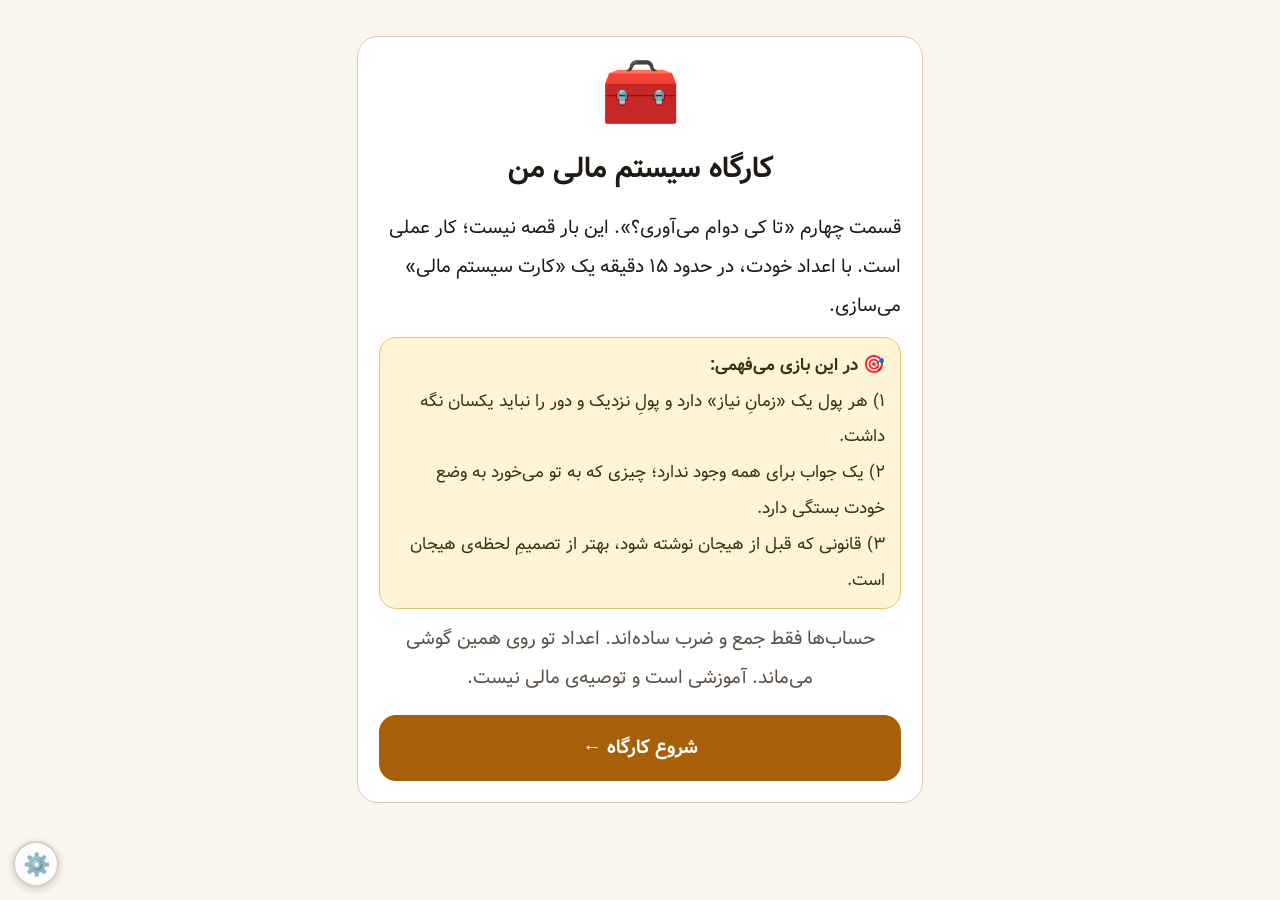
<file: projects/financial-simulation-games/projects/04-game-d-kargah-system-man.html>
<!DOCTYPE html>
<html lang="fa" dir="rtl" data-rem>
<head>
<meta charset="utf-8">
<meta name="viewport" content="width=device-width, initial-scale=1, viewport-fit=cover">
<title>کارگاه سیستم مالی من</title>
<script src="assets/howler.min.js"></script>
<style>
/* فونت وزیرمتن (Vazirmatn، مجوز OFL) فقط با حروف فارسی لازم، داخل فایل */
@font-face{font-family:'VzSub';font-weight:400;src:url(assets/vazirmatn-sub-400.woff2) format('woff2')}
@font-face{font-family:'VzSub';font-weight:700;src:url(assets/vazirmatn-sub-700.woff2) format('woff2')}
:root{--bg:#faf6ee;--card:#fff;--tx:#1f1a14;--mu:#5a5046;--ac:#a85f0a;--bd:#d9ccb6;--bb:#f1e9da;--bad:#b3261e;--good:#1f7a4d;box-sizing:border-box;padding-top:env(safe-area-inset-top,0px);padding-bottom:env(safe-area-inset-bottom,0px)}
@media(prefers-color-scheme:dark){:root:not([data-theme="light"]){--bg:#1d1a16;--card:#2a251f;--tx:#f7f0e4;--mu:#cbbfae;--ac:#e0a040;--bd:#4a4033;--bb:#38302a}}
:root[data-theme="dark"]{--bg:#1d1a16;--card:#2a251f;--tx:#f7f0e4;--mu:#cbbfae;--ac:#e0a040;--bd:#4a4033;--bb:#38302a}
*{box-sizing:border-box}
html{font-size:19px;scroll-padding-top:env(safe-area-inset-top,0px)}
body{margin:0;background:var(--bg);color:var(--tx);font-family:'VzSub',Tahoma,'Segoe UI',sans-serif;font-size:1rem;line-height:2.05;transition:background .8s}
#app{max-width:600px;margin:0 auto;padding:1rem .9rem 4rem}
.top{display:flex;justify-content:space-between;align-items:center;color:var(--mu);font-size:.85rem;gap:.5rem}
.fsz button{min-width:2.3rem;min-height:2.3rem;border:1.5px solid var(--bd);background:var(--card);border-radius:.6rem;font-weight:700}
.card{background:var(--card);border:1.5px solid var(--bd);border-radius:1.1rem;padding:1.1rem;margin:.9rem 0}
.big{font-size:3.4rem;text-align:center;line-height:1.2;animation:pop .5s}
@keyframes pop{from{transform:scale(.9);opacity:0}to{transform:scale(1);opacity:1}}
@keyframes blink{50%{opacity:.4}}
h1{margin:.3rem 0;text-align:center;font-size:1.5rem}
p{margin:.5rem 0}
button{font:inherit;color:inherit;cursor:pointer}
.btn{display:block;width:100%;min-height:3.2rem;padding:.7rem;border-radius:.9rem;border:0;background:var(--ac);color:#fff;font-weight:700;margin-top:.9rem}
.btn:disabled{opacity:.45}
.btn.sec{background:transparent;border:2px solid var(--ac);color:var(--tx)}
.ch{display:block;width:100%;text-align:right;min-height:3.2rem;padding:.7rem .9rem;margin:.55rem 0;border-radius:.9rem;border:2px solid var(--bd);background:var(--card)}
.ch:hover{border-color:var(--ac)}
.ch.on,.hc.on{border-color:var(--ac);background:var(--bb)}
.grid{display:grid;grid-template-columns:1fr 1fr;gap:.6rem}
.hc{border:2px solid var(--bd);border-radius:.9rem;background:var(--card);padding:.6rem .4rem;text-align:center;min-height:3.2rem}
.bb{display:flex;gap:.6rem;align-items:flex-start;margin:.8rem 0;animation:pop .4s}
.bb>span{font-size:1.7rem;line-height:1.5}
.bb small{display:block;font-weight:700;color:var(--mu);font-size:.8rem}
.bb p{margin:0;background:var(--bb);border-radius:.9rem;padding:.4rem .8rem .5rem}
.goal{background:#fff4d6;border:1.5px solid #e6c36a;border-radius:.9rem;padding:.5rem .8rem;margin:.6rem 0;color:#3b2f10;font-size:.92rem}
@media(prefers-color-scheme:dark){:root:not([data-theme="light"]) .goal{background:#3b3017;border-color:#7a6224;color:#f7e9c4}}
:root[data-theme="dark"] .goal{background:#3b3017;border-color:#7a6224;color:#f7e9c4}
.q{border-top:2px dashed var(--bd);margin-top:.9rem;padding-top:.7rem}
.pr{color:var(--ac);font-weight:700}
.rx{border-right:5px solid var(--ac);padding:.2rem .8rem;margin-top:.8rem;animation:pop .4s}
.w{text-align:center;color:var(--mu)}
.sm{font-size:.82rem;color:var(--mu)}
.hint{text-align:center;color:var(--mu);animation:blink 1.6s infinite;margin-top:1rem}
.pg{height:.55rem;border-radius:.3rem;background:var(--bd);margin:.3rem 0 .5rem;overflow:hidden}.pg i{display:block;height:100%;background:var(--ac);transition:width .6s}
.row{display:flex;justify-content:space-between;align-items:center;margin:.5rem 0;gap:.5rem}
.row button{width:2.6rem;height:2.6rem;border-radius:50%;border:2px solid var(--bd);background:var(--card);font-size:1.3rem}
input[type=range]{width:100%;height:2rem;accent-color:var(--ac)}
input[type=text]{width:100%;font:inherit;font-size:1.1rem;padding:.55rem .7rem;border:2px solid var(--bd);border-radius:.7rem;background:var(--card);color:var(--tx)}
.fld{display:block;margin:.8rem 0}.fld .hint2{display:block;color:var(--mu);font-size:.82rem}
.tb{width:100%;border-collapse:collapse;font-size:.9rem}.tb td,.tb th{padding:.3rem .4rem;border-bottom:1px solid var(--bd);text-align:center}
.pos{background:var(--bb);border-radius:.8rem;padding:.4rem .8rem;font-size:.92rem;margin:.5rem 0}
.bad{color:var(--bad);font-weight:700}.ok{color:var(--good);font-weight:700}
.chk{display:flex;gap:.4rem;justify-content:center;font-size:.8rem;color:var(--mu);margin:.2rem 0}
.shimg{width:100%;border-radius:.9rem;border:1.5px solid var(--bd)}
textarea{width:100%;height:9rem;font:inherit;border-radius:.7rem;border:2px solid var(--bd);background:var(--card);color:var(--tx);padding:.5rem}
.ov{position:fixed;inset:0;z-index:9;display:flex;flex-direction:column;align-items:center;justify-content:center;color:var(--tx);animation:fi .4s}
.ov.out{opacity:0;transition:opacity .4s}
.ov h2{margin:.5rem 0 0}.ov p{color:var(--mu);margin:0}
.em{position:relative;width:140px;height:140px;font-size:110px;text-align:center;line-height:140px}
.em span{position:absolute;inset:0}
.em .o{animation:fo 1s .5s forwards}
.em .n{opacity:0;animation:ageup 1s 1.2s forwards}
@keyframes fo{to{opacity:0;transform:scale(.3) rotate(-30deg)}}
@keyframes ageup{0%{opacity:0;transform:scale(.3) rotate(30deg)}70%{opacity:1;transform:scale(1.2)}100%{opacity:1;transform:scale(1)}}
@keyframes fi{from{opacity:0}}
a.btn{text-decoration:none;text-align:center}
@media (prefers-reduced-motion:reduce){.hint{animation:none}}
</style>
<script src="assets/ui.js"></script>
</head>
<body>
<div id="app"></div>
<script>
function fa(s){return String(s).replace(/\d/g,function(d){return '۰۱۲۳۴۵۶۷۸۹'[d]})}
function dig(s){return String(s).replace(/[۰-۹]/g,function(c){return '۰۱۲۳۴۵۶۷۸۹'.indexOf(c)}).replace(/[٠-٩]/g,function(c){return '٠١٢٣٤٥٦٧٨٩'.indexOf(c)}).replace(/[٫,،]/g,'.')}
function m1(n){return fa((Math.round(n*10)/10).toString().replace('.','٫'))}
function wav(n,d){d=d||.15;var r=8000,o=[];n.forEach(function(f){var L=r*d;for(var i=0;i<L;i++)o.push(128+Math.round(60*Math.sin(2*Math.PI*f*i/r)*(1-i/L)))});
var b=new Uint8Array(44+o.length),v=new DataView(b.buffer),s=function(p,t){for(var i=0;i<t.length;i++)b[p+i]=t.charCodeAt(i)};
s(0,'RIFF');v.setUint32(4,36+o.length,true);s(8,'WAVEfmt ');v.setUint32(16,16,true);v.setUint16(20,1,true);v.setUint16(22,1,true);v.setUint32(24,r,true);v.setUint32(28,r,true);v.setUint16(32,1,true);v.setUint16(34,8,true);s(36,'data');v.setUint32(40,o.length,true);b.set(o,44);
var t='';b.forEach(function(x){t+=String.fromCharCode(x)});return 'data:audio/wav;base64,'+btoa(t)}
var DEF={click:[[660],.07],pop:[[500,600],.06],tick:[[300],.05],good:[[392,523,659],.16],bad:[[247,196],.2],win:[[523,659,784,1047],.18]};
var SND={},muted=false;
function play(k){if(muted||!window.Howl)return;try{if(!SND[k])SND[k]=new Howl({src:[wav(DEF[k][0],DEF[k][1])],format:['wav'],volume:.5});SND[k].play()}catch(e){}}
function fsz(d){var v=Math.max(17,Math.min(26,(parseInt(localStorage.getItem('fc_fs'))||19)+d));document.documentElement.style.fontSize=v+'px';try{localStorage.setItem('fc_fs',v)}catch(e){}}
try{var f0=parseInt(localStorage.getItem('fc_fs'));if(f0)document.documentElement.style.fontSize=f0+'px'}catch(e){}

var Sh='شهریار (مربی)',R='راوی';
var ST=[{n:'شروع کارگاه',e:'🧰',age:'قدم اول',c:['#fff1cc','#3b3017']},
{n:'پول و زمان',e:'⏳',age:'کار اول: جعبه‌ها',c:['#e0f3df','#1b2f21']},
{n:'مناسب خودم',e:'🧭',age:'کار دوم: پروفایل',c:['#dfe6ee','#1c2430']},
{n:'قانون‌های من',e:'📜',age:'کار سوم: قانون‌ها',c:['#fde5d3','#35241a']},
{n:'کارت من',e:'🪪',age:'پایان کارگاه',c:['#f4efe0','#2a2820']}];
var PR={self:'حالا سه حدس درباره‌ی خودت را مشخص کن:',nums:'حالا چهار عدد را وارد کن:',choice:'حالا به این پرسش پاسخ بده:',timed:'⏱️ حالا سریع جواب بده (۱۵ ثانیه وقت داری):',views:'حالا همه‌ی نماها را ببین:',guess:'حالا حدس بزن:',boxes:'حالا جعبه‌ها را بساز:',profile:'حالا دو پرسش را جواب بده:',rules:'حالا قانون‌هایت را انتخاب کن:',gaps:'حالا جاهای خالی را پر کن:',plan:'حالا سه کار انتخاب کن:',confirm:'حالا کارت را ببین:'};
/* داده‌ی واقعی (بورس تهران ۱۳۸۷–۱۴۰۲، دلار آزاد TGJU) */
var STAT={t1:17,t3:3,t5:0,d1:53,d3:36,d5:17};
var PATH=[['۳ ماه بعد (۱۸ آبان ۱۳۹۹)',59.7],['۹ ماه بعد (۳ خرداد ۱۴۰۰)',52.7],['۳ سال بعد (۷ آبان ۱۴۰۲)',94.4]];
var RULES=[
 ['۲۴ ساعت صبر','هر خرید یا فروش بزرگ را ۲۴ ساعت نگه می‌دارم.','مثال: ساعت ۶ عصر «فقط امروز» می‌شنوم؛ فردا تصمیم می‌گیرم.',[0,4]],
 ['سقف ۲۰٪','هیچ دارایی پرنوسانی بیش از ۲۰٪ پول دورم (جعبه‌ی ۳) نباشد.','مثال: از ۱۰۰ میلیون، حداکثر ۲۰ میلیون در یک چیز.',[0,1]],
 ['پس‌انداز خودکار','روز حقوق، ۱۰٪ آن خودکار به پس‌انداز می‌رود.','مثال: حقوق ۴۰ میلیون ← ۴ میلیون خودکار کنار می‌رود.',[2,3]],
 ['۴۸ ساعت بدون تصمیم','اگر قیمت ۲۰٪ افت کرد، ۴۸ ساعت تصمیم نمی‌گیرم؛ بعد طبق برنامه‌ی نوشته‌شده عمل می‌کنم.','مثال: ۱۰۰ شد ۸۰؛ دو روز صبر، بعد طبق برنامه.',[1]],
 ['مرور ماهانه','ماهی یک بار ۱۵ دقیقه سه جعبه‌ام را مرور می‌کنم.','مثال: اول هر ماه، ساعت ۹ شب، ۱۵ دقیقه.',[2,3]],
 ['اول پول اضطراری','تا پول اضطراری ۶ ماهه کامل نشده، ریسک تازه‌ای نمی‌کنم.','مثال: ۶ × ۳۰ میلیون = ۱۸۰ میلیون، بعد سراغ بقیه.',[3,1]],
 ['منبع و سند','هر خبر یا پیشنهاد را با «منبع؟ سند؟ اگر اشتباه باشد چقدر از دست می‌دهم؟» می‌سنجم.','مثال: «دوستم گفت دلار ۲۰۰ می‌شود» بدون سند یعنی شایعه.',[0,4]],
 ['پول نزدیک، جای آرام','پولی که تا ۱ سال لازم دارم فقط در جای کم‌نوسان بماند.','مثال: اجاره‌ی ۶ ماه دیگر را در جای پرنوسان نمی‌گذارم.',[1,2]]];
var SHOCK=[
 ['💱','جهش قیمت ارز (مهر ۱۳۹۷)','دلار آزاد در ۳۰ روز حدود ۷۴٪ بالا رفت (به ۱۸۶ هزار ریال)، بعد تا آذر حدود ۴۸٪ از اوج برگشت. دوستانت می‌گویند «فقط امروز!»'],
 ['📉','ریزش ۲۰٪ بورس (مرداد ۱۳۹۹)','دو هفته شاخص ریخت و ۲۰٪ از اوج پایین آمد؛ ۱۰۰ شد ۸۰. بعد تا ۴۷٪ هم ریخت.'],
 ['🏠','جهش اجاره','شاخص رسمی اجاره در اردیبهشت ۱۴۰۵ حدود ۳۳٪ سالانه رشد کرد؛ قرارداد جدید معمولاً بیشتر. اجاره‌ی ۱۰ میلیونی می‌شود ۱۳ میلیون.'],
 ['💼','درآمد دو ماه نصف می‌شود','حقوق یا درآمد کاری‌ات برای دو ماه نصف می‌شود؛ مثلاً ۴۰ شد ۲۰ میلیون.'],
 ['🗣️','پیشنهاد «آخرین فرصت»','دوست باخبری می‌گوید: «از منبع موثق شنیدم؛ همین امشب بخر، فردا دیر است.»']];
var PLAN=['امشب ۱۵ دقیقه: مبلغ سه جعبه‌ام را روی کاغذ یا گوشی بنویسم.','این هفته: انتقال خودکار ۱۰٪ حقوق را در برنامه‌ی بانک تنظیم کنم.','این هفته: قانون ۲۴ ساعت را به خانواده بگویم تا مرا یادآوری کنند.','تا ۱۵ روز: پول لازم تا ۱ سال را به جای کم‌نوسان منتقل کنم.','تا ۳۰ روز: اولین مرور ماهانه‌ی ۱۵ دقیقه‌ای را انجام دهم.','تا ۳۰ روز: همین کارگاه را دوباره انجام دهم و فاصله‌ی تصور و رفتارم را ببینم.'];

var M=[
{st:0,e:'🧰',t:'self',goal:'می‌فهمی پول‌های مختلف زندگی‌ات را بر اساس «زمانِ نیاز» و موقعیت خودت چطور جدا کنی و چطور با چند قانون ساده تصمیم بگیری.',d:[
 ['🧑‍🏫',Sh,'«سلام! این یک کارگاه کوتاه است. آخرش یک کارت یک‌صفحه‌ای به اسم «سیستم مالی من» دستت می‌دهیم؛ کاری که هر آدمی قبل از تصمیم‌های بزرگ پول باید انجام بدهد.»'],
 ['🧑‍🏫',Sh,'«سه کار می‌کنیم: ۱) پولت را بر اساس زمانِ نیاز در سه جعبه می‌چینیم. ۲) می‌فهمیم چه چیزی برای شخص خودت مناسب است. ۳) چند قانون ساده می‌نویسیم تا وقتی هیجان‌زده شدی، قانون تصمیم بگیرد.»'],
 ['🧑‍🏫',Sh,'«قبل از شروع، سه حدس درباره‌ی خودت بزن. آخر کارگاه می‌بینیم رفتارت چقدر با حدست جور بود. جواب درست و غلط ندارد.»'],
 ['📖',R,'یک توضیح برای حدس دوم: «۲۰٪ افت» یعنی اگر ۱۰۰ میلیونِ تو شود ۸۰ میلیون.']],
 q:'سه حدس درباره‌ی خودت',k:'حدس‌هایت ثبت شد. آخر کارگاه آن‌ها را با رفتار واقعی‌ات مقایسه می‌کنیم.'},
{st:0,e:'🔢',t:'nums',goal:'چهار عدد تقریبی از وضع خودت وارد می‌کنی تا بقیه‌ی کارگاه با عدد خودت حساب شود.',d:[
 ['🧑‍🏫',Sh,'«برای ساختن کارت، چهار عدد تقریبی لازم داریم. اگر دقیق نمی‌دانی، حدس بزن. این اعداد فقط روی گوشی خودت می‌ماند و جایی ارسال نمی‌شود.»'],
 ['🧑‍🏫',Sh,'«مثال: خانواده‌ای که ماهی ۳۰ میلیون خرج دارد، ۳۰۰ میلیون پس‌انداز دارد و ۱۵۰ میلیون تا پنج سال دیگر برای ودیعه و جهیزیه لازم دارد. (همه‌ی اعداد به میلیون تومان)»']],
 q:'چهار عدد خودت',k:'اعداد ثبت شد. اگر عدد واقعی‌ات را نمی‌خواستی بزنی، همان مثال هم برای آموزش کافی است.'},
{st:1,e:'⏳',t:'choice',dm:['hz'],goal:'می‌فهمی چرا پولِ نزدیک (مثل اجاره‌ی ماه‌های بعد) و پولِ دور (مثل بازنشستگی) را نباید یکسان نگه داشت.',d:[
 ['🧑‍🏫',Sh,'«اصل اول: هر پول یک «زمانِ نیاز» دارد. پول اجاره‌ی شش ماه دیگر را زود لازم داری؛ پول بازنشستگی را بیست سال دیگر.»'],
 ['🧑‍🏫',Sh,'«چرا مهم است؟ اگر پولی که زود لازم داری در جایی باشد که قیمتش خیلی بالا و پایین می‌شود، ممکن است درست روز نیازت قیمت پایین باشد. مثال: ۱۰۰ میلیون شده ۸۰ میلیون و اجاره‌ات ۱۰۰ میلیون است؛ ۲۰ میلیون کم می‌آوری.»']],
 q:'پول اجاره‌ی ۶ ماه دیگر را در چه نوع جایی نگه می‌داری؟',o:[['جایی که قیمتش خیلی بالا و پایین می‌شود ولی ممکن است سود زیاد بدهد.',{hz:0}],['جایی که قیمتش کم بالا و پایین می‌شود و هر وقت بخواهم می‌توانم بردارم.',{hz:3}],['هر جا که دوستم گفت.',{hz:0}]],
 k:'پول نزدیک را باید جایی نگه داشت که قیمتش کم تکان بخورد و هر وقت لازم شد در دسترس باشد. سود زیاد تقریباً همیشه با تکان زیاد می‌آید.'},
{st:1,e:'🔍',t:'views',vf:'v4',goal:'با یک اتفاق واقعی می‌بینی صبر کردن چه فرقی ایجاد می‌کند.',views:['۳ ماه بعد','۹ ماه بعد','۳ سال بعد'],d:[
 ['🧑‍🏫',Sh,'«حالا یک اتفاق واقعی. ۱۹ مرداد ۱۳۹۹ شاخص بورس تهران به بالاترین عدد تاریخی‌اش رسید. فرض کن آن روز ۱۰۰ میلیون در بورس گذاشته بودی.»'],
 ['🧑‍🏫',Sh,'«ببین اگر در این سه زمان پولت را لازم داشتی چقدر داشتی. (اعداد به تومان و واقعی‌اند.)»']],
 q:'سه زمان را ببین.',k:'اگر پولت را زود لازم داشتی، به‌شدت ضرر می‌کردی؛ اگر صبر می‌کردی تقریباً جبران می‌شد. زمانِ نیاز تعیین می‌کند ریسک قابل‌تحمل است یا نه.'},
{st:1,e:'🎯',t:'guess',dm:['hz'],goal:'می‌فهمی با بلندتر شدن زمان، شانس ضرر چطور تغییر می‌کند.',d:[
 ['🧑‍🏫',Sh,'««بازه‌ی ۱ ساله» یعنی: از یک روز مشخص شروع کن و ببین یک سال بعد شاخص بورس بالاتر رفته یا پایین‌تر. این کار را برای هر روز ۱۵ سال گذشته (۱۳۸۷ تا ۱۴۰۲) انجام دادیم.»']],
 q:'از هر ۱۰ بازه‌ی ۱ ساله، فکر می‌کنی چندتا ضرر داشت؟',k:'زمان بیشتر شانس ضرر را کم می‌کند. این برای همین است که پول دور را می‌شود با آرامش بیشتری در جای پرنوسان گذاشت.'},
{st:1,e:'🪙',t:'views',vf:'v6',goal:'می‌فهمی ضرر را با چه معیاری می‌سنجی، نتیجه را عوض می‌کند.',views:['به تومان','به دلار'],d:[
 ['🧑‍🏫',Sh,'«یک نکته‌ی مهم: ضرر را با چه معیاری می‌سنجی؟ مثال: حقوقت ۱۰٪ بالا رفته ولی قیمت‌ها ۳۰٪؛ عددت بیشتر شده ولی چیز کمتری می‌خری.»'],
 ['🧑‍🏫',Sh,'«به تومان بیشتر چیزها بالا رفته‌اند. به دلار، قدرت خرید را بهتر نشان می‌دهد. هر دو را ببین.»']],
 q:'دو نگاه را ببین.',k:'زمان بیشتر کمک می‌کند، ولی تضمین نیست و معیار مهم است. بدترین بازه‌ی ۵ ساله به دلار حدود ۶۰٪ افت داشت.'},
{st:1,e:'📦',t:'boxes',dm:['hz'],goal:'پول خودت را به سه جعبه‌ی زمانی تقسیم می‌کنی و می‌بینی در هر جعبه چقدر می‌ماند.',d:[
 ['🧑‍🏫',Sh,'«حالا سه جعبه برای پول خودت. جعبه‌ی ۱: پول اضطراری و نزدیک (تا ۱ سال). جعبه‌ی ۲: هدف‌های ۱ تا ۵ ساله. جعبه‌ی ۳: پول دور (بیش از ۵ سال).»'],
 ['🧑‍🏫',Sh,'«جعبه‌ی ۱ را با «ماه‌های هزینه» می‌سنجیم: خرج ماهانه × تعداد ماه. مثال: ۳۰ میلیون × ۶ ماه = ۱۸۰ میلیون. قاعده‌ی ساده: درآمد ثابت ۳ تا ۶ ماه، درآمد نوسانی ۶ تا ۹ ماه.»']],
 q:'جعبه‌ی ۱ را چند ماه هزینه بگذاری؟',k:'جعبه‌ی ۱ اول پر می‌شود، بعد جعبه‌ی ۲ و در آخر جعبه‌ی ۳. اگر باقی‌مانده منفی شد یعنی هدف‌هایت از پولت بیشتر است و باید یکی را کوچک‌تر یا دیرتر کنی.'},
{st:2,e:'👥',t:'choice',dm:['hz'],goal:'می‌فهمی چرا یک جواب برای همه وجود ندارد و سه چیز تعیین می‌کند چه چیزی به تو می‌خورد.',d:[
 ['🧑‍🏫',Sh,'«اصل دوم: یک جواب برای همه نیست. سه چیز تعیین می‌کند چه چیزی به تو می‌خورد: ۱) پولت کی لازم می‌شود، ۲) درآمدت ثابت است یا نوسانی، ۳) افت قیمت را چقدر تحمل می‌کنی.»'],
 ['🧑‍🏫',Sh,'«دو نمونه: نگار ۲۵ ساله است، حقوق ثابت دارد و پولش را ۱۵ سال دیگر می‌خواهد. کامران ۵۵ ساله است، درآمدش نوسانی است و ۲ سال دیگر ودیعه لازم دارد.»']],
 q:'کدام‌یک می‌تواند بخش بیشتری از پولش را در جای پرنوسان بگذارد؟',o:[['نگار؛ چون زمان بیشتری دارد و درآمدش ثابت است.',{hz:3}],['کامران؛ چون تجربه‌ی بیشتری دارد.',{hz:0}],['هیچ فرقی ندارد.',{hz:0}]],
 k:'نگار می‌تواند، چون اگر قیمت افت کرد وقت دارد صبر کند و درآمدش هر ماه می‌آید. کامران پولش را زود لازم دارد و درآمدش نوسان دارد، پس باید محتاط‌تر باشد.'},
{st:2,e:'🧭',t:'profile',goal:'پروفایل سه‌بخشی خودت (زمان نیاز، ثبات درآمد، نیاز به پول سریع) را می‌سازی.',d:[
 ['🧑‍🏫',Sh,'«حالا نوبت خودت: دو پرسش ساده. با جواب‌هایت و ثبات درآمدی که قبلاً گفتی، پروفایل خودت را می‌بینیم.»']],
 q:'پروفایل خودت',k:'این پروفایل یک راهنمای آموزشی است، نه تشخیص. هر وقت زندگی‌ات عوض شد، دوباره بسازش.'},
{st:2,e:'⏱️',t:'timed',def:1,dm:['sy'],goal:'واکنش اولت را در یک افت قیمت می‌بینی و می‌فهمی «قانونِ از قبل نوشته‌شده» چه فرقی می‌کند.',d:[
 ['🧑‍🏫',Sh,'«یک آزمایش سریع. فرض کن ۱۰۰ میلیون از پول دورت (جعبه‌ی ۳) در بورس است و دو هفته است قیمت می‌ریزد؛ حالا ۱۰۰ شده ۸۰ میلیون، یعنی ۲۰٪ افت.»'],
 ['📖',R,'این واقعاً ۲ شهریور ۱۳۹۹ اتفاق افتاد. تصمیم درست و غلطی در کار نیست؛ می‌خواهیم واکنش اولت را ببینیم.']],
 q:'همین حالا چه می‌کنی؟',o:[['همه را می‌فروشم تا بیشتر نیفتد.',{sy:0}],['نگه می‌دارم و فقط تماشا می‌کنم.',{sy:1}],['طبق قانونی که از قبل نوشته‌ام عمل می‌کنم (مثلاً ۴۸ ساعت صبر، بعد طبق برنامه).',{sy:3}],['با پول بیشتر می‌خرم؛ ارزان شده.',{sy:1}]],
 on:function(o){G.cmS=o[1].sy},
 k:'هیچ‌کس نمی‌داند قیمت بعد از این چه می‌شود. چیزی که در دست توست «کیفیت تصمیم» است: تصمیمی که با قانون و برنامه گرفته شود، نه با هیجان یا ترس.'},
{st:3,e:'📜',t:'rules',dm:['sy'],goal:'قانون‌های شخصی خودت را انتخاب می‌کنی؛ قانون یعنی تصمیمی که قبل از هیجان نوشته می‌شود.',d:[
 ['🧑‍🏫',Sh,'«اصل سوم: قانون یعنی تصمیمی که قبل از هیجان نوشته می‌شود. مثال: «هر خرید بزرگ را ۲۴ ساعت نگه می‌دارم.»»'],
 ['📖',R,'چرا؟ ۳ مهر ۱۳۹۷ دلار آزاد به حدود ۱۸۶ هزار ریال رسید، یعنی ۷۴٪ بالاتر از ۳۰ روز قبل؛ تا آذر حدود ۴۸٪ از آن اوج برگشت. کسی که قانون ۲۴ ساعت داشت، تصمیم را در هیجان نگرفت.']],
 q:'۳ تا ۶ قانون برای خودت انتخاب کن.',k:'قانون‌های کم و واضح بهتر از قانون‌های زیاد و فراموش‌شدنی‌اند. معمولاً ۳ تا ۶ قانون کافی است.'},
{st:3,e:'🛡️',t:'shocks',dm:['sy'],goal:'قانون‌هایت را با پنج اتفاق واقعی آزمایش می‌کنی تا ببینی کجا حفاظ داری و کجا نه.',d:[
 ['🧑‍🏫',Sh,'«حالا قانون‌هایت را آزمایش می‌کنیم. پنج اتفاق می‌آید؛ برای هر کدام می‌بینی قانونی داری که جلویش را بگیرد یا نه.»']],
 q:'پنج اتفاق را ببین.',k:'خالی‌ماندنِ یک اتفاق یعنی همان‌جا باید یک قانون اضافه کنی. بهتر است جای خالی را قبل از اتفاق ببینی، نه بعد از آن.'},
{st:3,e:'🔧',t:'gaps',goal:'جاهای خالی را با یک قانون ساده پر می‌کنی.',d:[
 ['🧑‍🏫',Sh,'«هر جایی که حفاظ نداشتی، یک قانون پیشنهادی هست. با یک لمس اضافه‌اش کن، یا اگر نمی‌خواهی، رد کن.»']],
 q:'جاهای خالی',k:'سیستمی که همه‌ی اتفاق‌ها را بپوشاند لازم نیست کامل باشد؛ لازم است ساده باشد تا واقعاً اجرا شود.'},
{st:3,e:'🗓️',t:'plan',goal:'سه کار کوچک و مشخص برای ۳۰ روز آینده انتخاب می‌کنی تا سیستم روی کاغذ نماند.',d:[
 ['🧑‍🏫',Sh,'«سیستم بدون اجرا فقط یک تصمیم خوب روی کاغذ است. سه کار کوچک انتخاب کن که در ۳۰ روز آینده انجام می‌دهی.»']],
 q:'سه کار انتخاب کن.',k:'کار کوچک و مشخص (با زمان) بیشتر از هدف بزرگ و مبهم انجام می‌شود.'},
{st:3,e:'🪪',t:'confirm',goal:'کارت یک‌صفحه‌ای «سیستم مالی من» را می‌بینی؛ همان چیزی که از این کارگاه می‌ماند.',d:[
 ['🧑‍🏫',Sh,'«این کارت توست: سه جعبه، پروفایل، قانون‌ها و کارهای ۳۰ روز. روی گوشی یا کاغذ نگهش دار.»']],
 q:'کارت من',k:'کارت را هر چند ماه یک بار یا وقتی زندگی‌ات عوض شد دوباره بساز.'}
];
var S,X,I,G,AL,TM,TO,VS,RN=0,CUR=-1,CHATON=false,app=document.getElementById('app');
function ap(d,dm){for(var k in d)S[k]+=d[k];for(var j=0;j<dm.length;j++)X[dm[j]]+=3}
function pc(k){return X[k]?Math.round(S[k]/X[k]*100):0}
function dark(){var t=document.documentElement.getAttribute('data-theme');return t?t=='dark':!!(window.matchMedia&&matchMedia('(prefers-color-scheme: dark)').matches)}
function paint(s){if(s<0)document.documentElement.style.removeProperty('--bg');else document.documentElement.style.setProperty('--bg',ST[s].c[dark()?1:0])}
function hdr(){var n=Math.min(I+1,16);return '<div class="top"><span>🧰 کارگاه سیستم مالی من</span><span>'+fa(n)+' از ۱۶</span><span class="fsz"> <button onclick="muteT(this)">'+(muted?'🔇':'🔊')+'</button></span></div><div class="pg"><i style="width:'+(n*100/16)+'%"></i></div><div class="chk"><span>'+(G&&G.d1?'✅':'⬜')+' جعبه‌ها</span><span>'+(G&&G.d2?'✅':'⬜')+' پروفایل</span><span>'+(G&&G.d3?'✅':'⬜')+' قانون‌ها</span></div>'}
function muteT(b){muted=!muted;b.textContent=muted?'🔇':'🔊'}
function hub(){CUR=-1;CHATON=false;G=null;paint(-1);
 app.innerHTML='<div class="card"><div class="big">🧰</div><h1>کارگاه سیستم مالی من</h1><p>قسمت چهارم «تا کی دوام می‌آوری؟». این بار قصه نیست؛ کار عملی است. با اعداد خودت، در حدود ۱۵ دقیقه یک «کارت سیستم مالی» می‌سازی.</p><div class="goal"><b>🎯 در این بازی می‌فهمی:</b><br>۱) هر پول یک «زمانِ نیاز» دارد و پولِ نزدیک و دور را نباید یکسان نگه داشت.<br>۲) یک جواب برای همه وجود ندارد؛ چیزی که به تو می‌خورد به وضع خودت بستگی دارد.<br>۳) قانونی که قبل از هیجان نوشته شود، بهتر از تصمیمِ لحظه‌ی هیجان است.</div><p class="w">حساب‌ها فقط جمع و ضرب ساده‌اند. اعداد تو روی همین گوشی می‌ماند. آموزشی است و توصیه‌ی مالی نیست.</p><button class="btn" onclick="go()">شروع کارگاه ←</button></div>'}
function go(){I=0;S={hz:0,sy:0};X={hz:0,sy:0};G={s1:5,s2:5,s3:3,E:30,P:300,GL:150,stab:0,months:4,rules:[],plan:[],cmS:0,d1:0,d2:0,d3:0,hor:null,liq:null};CUR=-1;r(0)}
function age(s,prev,cb){var o=document.createElement('div');o.className='ov';o.style.background=ST[s].c[dark()?1:0];
 o.innerHTML='<div class="em"><span class="o">'+(prev<0?'✨':ST[prev].e)+'</span><span class="n">'+ST[s].e+'</span></div><h2>'+ST[s].n+'</h2><p>'+ST[s].age+'</p>';
 document.body.appendChild(o);paint(s);play('good');CHATON=false;var d=false;
 function end(){if(d)return;d=true;o.classList.add('out');setTimeout(function(){o.remove();cb()},400)}
 o.onclick=end;setTimeout(end,2600)}
function bub(l){return '<div class="bb"><span>'+l[0]+'</span><div><small>'+l[1]+'</small><p>'+l[2]+'</p></div></div>'}
function head(m){var s=ST[m.st];return '<div class="top"><span>'+s.e+' '+s.n+' · '+s.age+'</span><span>ماژول '+fa(I+1)+' از ۱۶</span></div>'}
function r(n){clearInterval(TM);var m=M[I];
 if(n==0&&m.st!==CUR){var s=m.st,pv=CUR;CHATON=false;CUR=s;age(s,pv,function(){r2(0)});return}
 r2(n)}
function r2(n){RN=n;clearInterval(TM);var m=M[I],D0=m.d,inter=n>=D0.length;CHATON=!inter;play('pop');
 var h=hdr()+'<div class="card">'+head(m)+'<div class="goal">🎯 <b>در این مرحله می‌فهمی:</b> '+m.goal+'</div>'+(n==0?'<div class="big">'+m.e+'</div>':'')+D0.slice(0,Math.min(n+1,D0.length)).map(bub).join('');
 if(inter)h+='<div class="q"><p class="pr">👉 '+PR[m.t]+'</p><p><b>'+m.q+'</b></p><div id="ui">'+ui(m)+'</div></div>';
 else h+='<p class="hint">👆 برای ادامه‌ی توضیح روی صفحه بزن</p>';
 app.innerHTML=h+'</div>';if(inter&&m.t=='timed')timer(m);
 setTimeout(function(){window.scrollTo({top:document.body.scrollHeight,behavior:'smooth'})},60)}
document.addEventListener('click',function(e){if(!CHATON||e.target.closest('button'))return;r2(RN+1)});
document.addEventListener('keydown',function(e){if(CHATON&&(e.key==' '||e.key=='Enter')&&!e.target.closest('input,textarea')){e.preventDefault();r2(RN+1)}});
function slr(id,mn,mx,v,lab,lo,hi,sfx){sfx=sfx||'';return '<div class="row"><b>'+lab+'</b><span id="'+id+'v">'+fa(v)+sfx+'</span></div><input id="'+id+'" type="range" min="'+mn+'" max="'+mx+'" value="'+v+'" oninput="document.getElementById(\''+id+'v\').textContent=fa(this.value)+\''+sfx+'\'">'+(lo?'<div class="row sm"><span>'+lo+'</span><span>'+hi+'</span></div>':'')}
function opts(m){return m.o.map(function(o,j){return '<button class="ch" onclick="pk('+j+')">'+o[0]+'</button>'}).join('')}
function num(id,def){var v=parseFloat(dig(document.getElementById(id).value));return isNaN(v)||v<0?def:v}
function ui(m){
 if(m.t=='choice')return opts(m);
 if(m.t=='timed')return '<div class="pg"><i id="tb" style="width:100%"></i></div><p class="w" id="tc">'+fa(15)+' ثانیه</p>'+opts(m);
 if(m.t=='self')return slr('s1',1,10,5,'«پولی که تا ۱ سال لازم دارم را جدا از پولِ دور (بیش از ۵ سال) نگه می‌دارم.» چقدر درباره‌ی من صادق است؟','۱ = اصلاً','۱۰ = کاملاً')+slr('s2',1,10,5,'«وقتی قیمتِ چیزی که خریده‌ام ۲۰٪ افت کند، بدون هیجان تصمیم می‌گیرم.» چقدر درباره‌ی من صادق است؟','۱ = اصلاً','۱۰ = کاملاً')+slr('s3',1,5,3,'«برای سرمایه‌گذاری یک جواب درست هست که برای همه یکی است.» چقدر موافقی؟','۱ = مخالف','۵ = موافق')+'<button class="btn" onclick="ss()">ثبت حدس‌ها</button>';
 if(m.t=='nums')return '<label class="fld"><b>خرج ماهانه‌ی ضروری</b><span class="hint2">میلیون تومان؛ اجاره، خوراک، قبض، رفت‌وآمد، قسط</span><input id="n1" type="text" inputmode="decimal" value="'+fa(G.E)+'"></label><label class="fld"><b>کل پس‌انداز فعلی</b><span class="hint2">میلیون تومان؛ نقد، سپرده، طلا، هر چه داری</span><input id="n2" type="text" inputmode="decimal" value="'+fa(G.P)+'"></label><label class="fld"><b>هدف‌های ۱ تا ۵ ساله (جمع مبلغ)</b><span class="hint2">میلیون تومان؛ ودیعه، جهیزیه، ماشین، تحصیل...</span><input id="n3" type="text" inputmode="decimal" value="'+fa(G.GL)+'"></label><p><b>درآمدت چطور است؟</b></p><button class="ch'+(G.stab==0?' on':'')+'" onclick="stb(0)">ثابت (حقوق ماهانه)</button><button class="ch'+(G.stab==1?' on':'')+'" onclick="stb(1)">نوسانی (فریلنس، کسب‌وکار، پروژه‌ای)</button><button class="btn" onclick="sn()">ثبت اعداد</button>';
 if(m.t=='views'){VS=[];return viewsUI()}
 if(m.t=='guess')return slr('gs',0,10,3,'از هر ۱۰ بازه‌ی ۱ ساله، چندتا ضرر داشت؟','۰','۱۰')+'<button class="btn" onclick="sgu()">ثبت حدس</button>';
 if(m.t=='boxes'){G.months=G.stab?6:4;return boxUI()}
 if(m.t=='profile')return profUI();
 if(m.t=='rules')return rulesUI();
 if(m.t=='shocks'){VS=[];return shockUI()}
 if(m.t=='gaps')return gapUI();
 if(m.t=='plan')return planUI();
 if(m.t=='confirm')return cardHtml()+'<button class="btn" onclick="nx()">🪞 تأیید کارت و دیدن آینه</button>'}
function timer(m){TO=0;var t0=Date.now(),L=15000;TM=setInterval(function(){var left=L-(Date.now()-t0),b=document.getElementById('tb'),c=document.getElementById('tc');if(b)b.style.width=Math.max(left/L,0)*100+'%';if(c)c.textContent=fa(Math.max(Math.ceil(left/1000),0))+' ثانیه';if(left<=0){clearInterval(TM);TO=1;pk(m.def)}},100)}
function pk(j){clearInterval(TM);var m=M[I],o=m.o[j];ap(o[1],m.dm||[]);if(m.on)m.on(o);fin(o[0])}
function ss(){G.s1=+document.getElementById('s1').value;G.s2=+document.getElementById('s2').value;G.s3=+document.getElementById('s3').value;fin('جدا نگه‌داشتن '+fa(G.s1)+' از ۱۰ · آرامش در افت '+fa(G.s2)+' از ۱۰ · باور '+fa(G.s3)+' از ۵')}
function stb(v){G.stab=v;G.E=num('n1',G.E);G.P=num('n2',G.P);G.GL=num('n3',G.GL);play('tick');document.getElementById('ui').innerHTML=ui(M[I])}
function sn(){G.E=Math.max(.1,num('n1',30));G.P=num('n2',300);G.GL=num('n3',150);fin('خرج ماهانه '+m1(G.E)+' · پس‌انداز '+m1(G.P)+' · هدف‌های ۱ تا ۵ ساله '+m1(G.GL)+' (میلیون تومان) · درآمد '+(G.stab?'نوسانی':'ثابت'))}
function dots(n){var s='';for(var i=0;i<10;i++)s+=i<n?'🔴':'⚪';return s}
function viewsUI(){var m=M[I],h='<div class="grid" style="grid-template-columns:repeat('+m.views.length+',1fr)">'+m.views.map(function(t,j){return '<button class="hc'+(VS.cur==j?' on':'')+'" onclick="vw('+j+')">'+(VS.indexOf(j)>-1?'✔ ':'')+t+'</button>'}).join('')+'</div>';
 if(VS.cur>=0)h+=VIEWS[m.vf](VS.cur);else h+='<p class="w">یکی را انتخاب کن.</p>';
 if(VS.length==m.views.length)h+='<div class="rx">💡 '+m.k+'</div><button class="btn" onclick="nx()">ادامه ←</button>';return h}
function vw(j){if(VS.indexOf(j)<0)VS.push(j);VS.cur=j;play('pop');document.getElementById('ui').innerHTML=viewsUI()}
var VIEWS={
v4:function(j){var p=PATH[j],lack=100-p[1];return '<p><b>'+p[0]+'</b></p><p>۱۰۰ میلیون ← <b class="'+(p[1]<90?'bad':'ok')+'">'+m1(p[1])+' میلیون</b></p><p>'+(j==2?'صبر کردن کمک کرد؛ ولی هنوز به ۱۰۰ نرسیده بود، و به قیمت دلار ارزشش حدود ۴۰٪ ارزش آن روز بود.':'اگر آن موقع ۱۰۰ میلیون اجاره لازم داشتی، <b class="bad">'+m1(lack)+' میلیون کم می‌آوردی</b>.')+'</p>'},
v6:function(j){var a=j==0?[STAT.t1,STAT.t3,STAT.t5]:[STAT.d1,STAT.d3,STAT.d5],n=['۱ ساله','۳ ساله','۵ ساله'],h='<p>از هر ۱۰ بازه (🔴 = ضرر):</p>';a.forEach(function(v,i){h+='<div class="row" style="margin:.2rem 0"><span>بازه‌ی '+n[i]+'</span><span>'+dots(Math.round(v/10))+'</span></div>'});
 return h+'<p class="sm">'+(j==0?'به تومان: ۱۷٪ بازه‌های ۱ ساله ضرر داشت (بدترین: ۳۲٪ افت)، ۳٪ بازه‌های ۳ ساله و هیچ‌کدام از ۵ ساله‌ها.':'به دلار: ۵۳٪ بازه‌های ۱ ساله، ۳۶٪ بازه‌های ۳ ساله و ۱۷٪ بازه‌های ۵ ساله ضرر داشتند.')+'</p><p class="sm">منبع: شاخص کل بورس تهران (آذر ۱۳۸۷ تا آبان ۱۴۰۲) و دلار آزاد TGJU (از آذر ۱۳۹۰). بازه‌ها هم‌پوشانی دارند و فقط ۱۵ سال را می‌پوشانند.</p>'},
vs:function(j){var s=SHOCK[j],cov=[];G.rules.forEach(function(ri){if(RULES[ri][3].indexOf(j)>-1)cov.push(RULES[ri][0])});return '<p><b>'+s[0]+' '+s[1]+'</b></p><p>'+s[2]+'</p>'+(cov.length?'<p class="ok">✅ پوشش داری با: '+cov.join('، ')+'</p>':'<p class="bad">❌ هیچ قانونی برای این اتفاق نداری.</p>')}};
function sgu(){var v=+document.getElementById('gs').value,d=Math.abs(v-2)<=1?3:Math.abs(v-2)<=3?2:1;ap({hz:d},['hz']);fin('حدس تو: '+fa(v)+' از ۱۰','<p>واقعیت: حدود <b>۲ از ۱۰</b> بازه‌ی ۱ ساله ضرر داشت (۱۷٪). از ۳ ساله‌ها حدود ۰ و از ۵ ساله‌ها ۰ از ۱۰ (به تومان).</p>'+(Math.abs(v-2)<=1?'<p class="ok">حدست نزدیک بود.</p>':v>3?'<p>ضرر را بیشتر از واقعیت فکر می‌کردی؛ بیشتر آدم‌ها ریسک کوتاه‌مدت را بزرگ می‌بینند.</p>':'<p>ضرر را کمتر از واقعیت فکر می‌کردی؛ یک‌سال کوتاه است.</p>'))}
function boxUI(){var E=G.E,m=G.months,b1=m*E,b2=G.GL,b3=G.P-b1-b2,rec=G.stab?'۶ تا ۹':'۳ تا ۶';
 return slr('mo',1,12,m,'جعبه‌ی ۱: چند ماه خرج؟','۱ ماه','۱۲ ماه',' ماه')+'<div class="pos">'+fa(m)+' ماه × '+m1(E)+' میلیون = <b>'+m1(b1)+' میلیون</b><br><span class="sm">پیشنهاد برای درآمد '+(G.stab?'نوسانی':'ثابت')+': '+rec+' ماه</span></div><table class="tb"><tr><th>جعبه</th><th>مبلغ</th></tr><tr><td>۱) اضطراری و نزدیک (تا ۱ سال)</td><td>'+m1(b1)+'</td></tr><tr><td>۲) هدف‌های ۱ تا ۵ ساله</td><td>'+m1(b2)+'</td></tr><tr><td>۳) پول دور (بیش از ۵ سال)</td><td class="'+(b3<0?'bad':'ok')+'">'+(b3<0?'کمبود '+m1(-b3):m1(b3))+'</td></tr></table><p class="sm">همه‌ی اعداد به میلیون تومان؛ جعبه‌ی ۳ = کل پس‌انداز (<b>'+m1(G.P)+'</b>) − جعبه‌ی ۱ − جعبه‌ی ۲.</p><button class="btn" onclick="sbx()">ثبت جعبه‌ها</button>'+'<span id="mohook"></span>'}
function mohook(){var e=document.getElementById('mo');if(e&&!e._h){e._h=1;e.addEventListener('input',function(){G.months=+this.value;var ui=document.getElementById('ui');ui.innerHTML=boxUI();mohook();var n=document.getElementById('mo');if(n)n.focus()})}}
function sbx(){var m=G.months,lo=G.stab?6:3,hi=G.stab?9:6,d=(m>=lo&&m<=hi)?3:(m==lo-1||m==hi+1)?2:1,b3=G.P-m*G.E-G.GL;ap({hz:d},['hz']);G.d1=1;G.b3=b3;fin(fa(m)+' ماه هزینه برای جعبه‌ی ۱ ('+m1(m*G.E)+' میلیون)',b3<0?'<p class="bad">جعبه‌ی ۳ منفی شد: '+m1(-b3)+' میلیون کمبود. یعنی هدف‌های ۱ تا ۵ ساله از پولت بیشتر است؛ باید یکی را کوچک‌تر یا دیرتر کنی.</p>':'<p class="ok">برای جعبه‌ی ۳ حدود '+m1(b3)+' میلیون می‌ماند.</p>')}
function profUI(){var h1=['تا ۱ سال','۱ تا ۵ سال','بیش از ۵ سال'],h2=['کم','متوسط','زیاد'];return '<p><b>۱) مهم‌ترین پولی که برنامه‌ریزی می‌کنی کی لازم می‌شود؟</b></p><div class="grid" style="grid-template-columns:repeat(3,1fr)">'+h1.map(function(t,j){return '<button class="hc'+(G.hor===j?' on':'')+'" onclick="pf(1,'+j+')">'+t+'</button>'}).join('')+'</div><p><b>۲) چقدر ممکن است ناگهان پول نقد لازم شود (بیماری، تعمیر، کار)؟</b></p><div class="grid" style="grid-template-columns:repeat(3,1fr)">'+h2.map(function(t,j){return '<button class="hc'+(G.liq===j?' on':'')+'" onclick="pf(2,'+j+')">'+t+'</button>'}).join('')+'</div><button class="btn" '+(G.hor!=null&&G.liq!=null?'':'disabled')+' onclick="spf()">ساختن پروفایل</button>'}
function pf(q,j){if(q==1)G.hor=j;else G.liq=j;play('tick');document.getElementById('ui').innerHTML=profUI()}
function recMonths(){var b=G.stab?6:3;if(G.liq==2)b+=3;else if(G.liq==1)b+=1;return Math.min(9,b)}
function spf(){G.d2=1;var h1=['تا ۱ سال','۱ تا ۵ سال','بیش از ۵ سال'],h2=['کم','متوسط','زیاد'],rm=recMonths();fin('زمان نیاز: '+h1[G.hor]+' · ثبات درآمد: '+(G.stab?'نوسانی':'ثابت')+' · نیاز به پول سریع: '+h2[G.liq],'<div class="pos">راهنمای آموزشی برای جعبه‌ی ۱: <b>'+fa(rm)+' ماه</b> هزینه ('+m1(rm*G.E)+' میلیون). تو '+fa(G.months)+' ماه گذاشتی.<br><span class="sm">قاعده: درآمد ثابت ۳ ماه، نوسانی ۶ ماه؛ اگر نیاز ناگهانی به پول زیاد است ۱ تا ۳ ماه بیشتر (حداکثر ۹).</span></div>'+(G.hor==0?'<p>چون پولت را زود لازم داری، بیشترِ آن باید در جاهای کم‌نوسان بماند.</p>':G.hor==2?'<p>چون پولت را دیر لازم داری، می‌توانی بخشی از جعبه‌ی ۳ را با تحمل نوسان نگه داری.</p>':'<p>برای هدف ۱ تا ۵ ساله، نوسان متوسط قابل‌تحمل است ولی نه زیاد.</p>'))}
function rulesUI(){var h='<p class="sm">هر قانون را بزن تا انتخاب یا لغو شود. انتخاب‌شده: <b>'+fa(G.rules.length)+'</b></p>';RULES.forEach(function(r,i){var on=G.rules.indexOf(i)>-1;h+='<button class="ch'+(on?' on':'')+'" onclick="rl('+i+')">'+(on?'✅ ':'⬜ ')+'<b>'+r[0]+'</b><br>'+r[1]+'<br><span class="sm">'+r[2]+'</span></button>'});return h+'<button class="btn" '+(G.rules.length?'':'disabled')+' onclick="srl()">ثبت قانون‌ها</button>'}
function rl(i){var k=G.rules.indexOf(i);if(k>-1)G.rules.splice(k,1);else G.rules.push(i);play('tick');document.getElementById('ui').innerHTML=rulesUI()}
function srl(){var n=G.rules.length,d=(n>=3&&n<=6)?3:(n==2||n==7||n==8)?2:1;ap({sy:d},['sy']);fin(fa(n)+' قانون انتخاب کردی',n<3?'<p class="sm">کمتر از ۳ قانون ممکن است برای پوشش اتفاق‌ها کافی نباشد.</p>':n>6?'<p class="sm">بیش از ۶ قانون ممکن است سخت اجرا شود.</p>':'')}
function covers(){var c=0;for(var j=0;j<5;j++){var ok=G.rules.some(function(ri){return RULES[ri][3].indexOf(j)>-1});if(ok)c++}return c}
function shockUI(){var h='<div class="grid" style="grid-template-columns:repeat(5,1fr)">'+SHOCK.map(function(s,j){return '<button class="hc'+(VS.cur==j?' on':'')+'" onclick="sk('+j+')">'+(VS.indexOf(j)>-1?'✔':s[0])+'</button>'}).join('')+'</div>';
 if(VS.cur>=0)h+=VIEWS.vs(VS.cur);else h+='<p class="w">یکی از پنج اتفاق را انتخاب کن.</p>';
 if(VS.length==5){var c=covers();h+='<div class="pos">پوشش قانون‌های تو: <b>'+fa(c)+' از ۵</b> اتفاق</div><button class="btn" onclick="ssk()">ثبت نتیجه</button>'}return h}
function sk(j){if(VS.indexOf(j)<0)VS.push(j);VS.cur=j;play('pop');document.getElementById('ui').innerHTML=shockUI()}
function ssk(){var c=covers(),d=c>=4?3:c>=3?2:c>=2?1:0;ap({sy:d},['sy']);fin(fa(c)+' از ۵ اتفاق پوشش داده شد',c<5?'<p>اتفاق‌های بدون پوشش را در مرحله‌ی بعد پر می‌کنیم.</p>':'<p class="ok">همه‌ی پنج اتفاق پوشش دارد.</p>')}
function gapsList(){var l=[];for(var j=0;j<5;j++){var ok=G.rules.some(function(ri){return RULES[ri][3].indexOf(j)>-1});if(!ok){var sug=null;RULES.forEach(function(r,i){if(sug==null&&G.rules.indexOf(i)<0&&r[3].indexOf(j)>-1)sug=i});l.push([j,sug])}}return l}
function gapUI(){var l=gapsList(),h='';if(!l.length)h+='<p class="ok">همه‌ی اتفاق‌ها پوشش دارند؛ نیازی به قانون تازه نیست.</p>';
 l.forEach(function(x){h+='<div class="pos"><b>'+SHOCK[x[0]][0]+' '+SHOCK[x[0]][1]+'</b></div>'+(x[1]!=null?'<button class="ch" onclick="ga('+x[1]+')">➕ اضافه کن: <b>'+RULES[x[1]][0]+'</b><br><span class="sm">'+RULES[x[1]][1]+'</span></button>':'')});
 return h+'<p class="sm">پوشش فعلی: '+fa(covers())+' از ۵</p><button class="btn" onclick="sga()">ادامه</button>'}
function ga(i){if(G.rules.indexOf(i)<0)G.rules.push(i);play('good');document.getElementById('ui').innerHTML=gapUI()}
function sga(){G.d3=1;fin('پوشش نهایی: '+fa(covers())+' از ۵ اتفاق با '+fa(G.rules.length)+' قانون')}
function planUI(){var h='<p class="sm">دقیقاً ۳ کار را انتخاب کن. انتخاب‌شده: <b>'+fa(G.plan.length)+'</b></p>';PLAN.forEach(function(t,i){var on=G.plan.indexOf(i)>-1;h+='<button class="ch'+(on?' on':'')+'" onclick="pl('+i+')">'+(on?'✅ ':'⬜ ')+t+'</button>'});return h+'<button class="btn" '+(G.plan.length==3?'':'disabled')+' onclick="spl()">ثبت</button>'}
function pl(i){var k=G.plan.indexOf(i);if(k>-1)G.plan.splice(k,1);else if(G.plan.length<3)G.plan.push(i);play('tick');document.getElementById('ui').innerHTML=planUI()}
function spl(){fin('سه کار ۳۰ روزه ثبت شد')}
function cardHtml(show){var b1=G.months*G.E,b2=G.GL,b3=G.P-b1-b2,h1=['تا ۱ سال','۱ تا ۵ سال','بیش از ۵ سال'],h2=['کم','متوسط','زیاد'];
 return '<div class="card" style="border-color:var(--ac)"><h1>🪪 سیستم مالی من</h1><p><b>۱) سه جعبه</b></p><table class="tb"><tr><td>اضطراری (تا ۱ سال)</td><td>'+fa(G.months)+' ماه خرج = '+m1(b1)+'</td></tr><tr><td>هدف‌های ۱ تا ۵ ساله</td><td>'+m1(b2)+'</td></tr><tr><td>پول دور (بیش از ۵ سال)</td><td class="'+(b3<0?'bad':'')+'">'+(b3<0?'کمبود '+m1(-b3):m1(b3))+'</td></tr></table><p class="sm">میلیون تومان</p><p><b>۲) پروفایل:</b> زمان نیاز '+(G.hor!=null?h1[G.hor]:'—')+' · درآمد '+(G.stab?'نوسانی':'ثابت')+' · نیاز به پول سریع '+(G.liq!=null?h2[G.liq]:'—')+'</p><p><b>۳) قانون‌های من ('+fa(G.rules.length)+'):</b></p>'+G.rules.map(function(i){return '<p style="margin:.1rem 0">• '+RULES[i][1]+'</p>'}).join('')+'<p><b>پوشش اتفاق‌ها:</b> '+fa(covers())+' از ۵</p><p><b>۴) کارهای ۳۰ روز:</b></p>'+G.plan.map(function(i){return '<p style="margin:.1rem 0">☑ '+PLAN[i]+'</p>'}).join('')+'</div>'}
function fin(t,ex){clearInterval(TM);var m=M[I];play('click');CHATON=false;
 app.innerHTML=hdr()+'<div class="card">'+head(m)+'<p><b>'+m.q+'</b></p>'+(TO?'<p class="w">⏱️ وقت تمام شد؛ ذهن به عادتش برگشت و این هم یک انتخاب بود.</p>':'')+'<p>✔ '+t+'</p>'+(ex||'')+'<div class="rx">💡 '+m.k+'</div><button class="btn" onclick="nx()">'+(I>=14?'🪞 دیدن آینه':'ادامه ←')+'</button></div>';TO=0}
function nx(){I++;if(I>=15){var pv=CUR;CUR=4;age(4,pv,function(){pre()})}else r(0)}
function pre(){I=15;CHATON=false;
 app.innerHTML=hdr()+'<div class="card"><div class="big">🪞</div><h1>یک سؤال آخر</h1><p class="w">قبل از دیدن آینه:</p>'+slr('b2',1,5,3,'«برای سرمایه‌گذاری یک جواب درست هست که برای همه یکی است.» چقدر موافقی؟','۱ = مخالف','۵ = موافق')+'<button class="btn" onclick="mirror()">نمایش آینه ←</button></div>'}
function cmp(lab,sp,bp,su,bu,txt){return '<div class="card"><b>'+lab+'</b><div class="row"><span>تصور تو</span><b>'+su+'</b></div><div class="pg"><i style="width:'+sp+'%;background:#b9a98e"></i></div><div class="row"><span>رفتار تو</span><b>'+bu+'</b></div><div class="pg"><i style="width:'+bp+'%"></i></div><p>'+txt+'</p></div>'}
function gapTxt(d,t){return d>=t?'🔦 <b>نقطه‌ی کور:</b> خودت را بهتر از رفتارت می‌بینی. این شرم‌آور نیست؛ بیشتر آدم‌ها همین‌طورند.':d<=-t?'💪 <b>قدرت پنهان:</b> رفتارت بهتر از تصورت است. به خودت اعتماد بیشتری بده.':'🎯 تصورت و رفتارت نزدیک‌اند؛ خودت را خوب می‌شناسی.'}
function shareText(){var hz=pc('hz'),cm=Math.round(G.cmS/3*100);return '🧰 کارگاه سیستم مالی من\nجدا کردن پول بر اساس زمان: تصور '+fa(G.s1*10)+'٪ ← رفتار '+fa(hz)+'٪\nآرامش در افت ۲۰٪: تصور '+fa(G.s2*10)+'٪ ← رفتار '+fa(cm)+'٪\nقانون‌های من: '+fa(G.rules.length)+' · پوشش '+fa(covers())+' از ۵ اتفاق\n'+(G.cm?'':'')+'تو چه سیستمی داری؟'}
function pageUrl(){return (location.protocol=='http:'||location.protocol=='https:')?location.href:''}
function wrapT(g,t,x,y,w,lh){var l='';t.split(' ').forEach(function(wd){var tr=l?l+' '+wd:wd;if(g.measureText(tr).width>w&&l){g.fillText(l,x,y);y+=lh;l=wd}else l=tr});g.fillText(l,x,y);return y+lh}
function drawCard(show){var c=document.createElement('canvas');c.width=1080;c.height=1350;var g=c.getContext('2d'),F="'VzSub',Tahoma,sans-serif";g.fillStyle='#faf6ee';g.fillRect(0,0,1080,1350);g.fillStyle='#a85f0a';g.fillRect(0,0,1080,22);g.direction='rtl';g.textAlign='center';
 g.fillStyle='#1f1a14';g.font='700 62px '+F;g.fillText('سیستم مالی من',540,130);
 var b1=G.months*G.E,b2=G.GL,b3=G.P-b1-b2,y=230;g.font='700 44px '+F;g.fillStyle='#a85f0a';g.fillText('سه جعبه‌ی پول',540,y);y+=70;g.font='400 42px '+F;g.fillStyle='#1f1a14';
 var rows=show?[['۱) اضطراری (تا ۱ سال)',fa(G.months)+' ماه خرج = '+m1(b1)+' م'],['۲) هدف‌های ۱ تا ۵ ساله',m1(b2)+' م'],['۳) پول دور (بیش از ۵ سال)',b3<0?'کمبود '+m1(-b3)+' م':m1(b3)+' م']]:[['۱) اضطراری (تا ۱ سال)',fa(G.months)+' ماه هزینه'],['۲) هدف‌های ۱ تا ۵ ساله','جدا شده'],['۳) پول دور (بیش از ۵ سال)',b3<0?'کمبود':'جدا شده']];
 rows.forEach(function(r){g.fillText(r[0]+' ← '+r[1],540,y);y+=64});y+=20;
 g.font='700 44px '+F;g.fillStyle='#a85f0a';g.fillText('قانون‌های من ('+fa(G.rules.length)+')',540,y);y+=64;g.font='400 38px '+F;g.fillStyle='#1f1a14';
 G.rules.slice(0,5).forEach(function(i){g.fillText('• '+RULES[i][0],540,y);y+=56});y+=20;
 g.font='700 46px '+F;g.fillStyle='#1f7a4d';g.fillText('پوشش اتفاق‌ها: '+fa(covers())+' از ۵',540,y);y+=90;
 g.font='700 40px '+F;g.fillStyle='#a85f0a';g.fillText('تصور ← رفتار',540,y);y+=62;g.font='400 38px '+F;g.fillStyle='#1f1a14';
 g.fillText('جدا کردن پول بر اساس زمان: '+fa(G.s1*10)+'٪ ← '+fa(pc('hz'))+'٪',540,y);y+=56;g.fillText('آرامش در افت ۲۰٪: '+fa(G.s2*10)+'٪ ← '+fa(Math.round(G.cmS/3*100))+'٪',540,y);
 g.fillStyle='#5a5046';g.font='400 28px '+F;g.fillText('شبیه‌سازی آموزشی؛ توصیه‌ی مالی نیست',540,1300);return c}
function cardImg(show,cb){var go2=function(){try{var c=drawCard(show);cb(c.toDataURL('image/png'),c)}catch(e){cb('',null)}};if(document.fonts&&document.fonts.load){Promise.all([document.fonts.load("700 40px VzSub"),document.fonts.load("400 40px VzSub")]).then(go2,go2)}else go2()}
function refreshImg(){var sh=document.getElementById('shamt')&&document.getElementById('shamt').checked;cardImg(sh,function(url){var i=document.getElementById('cimg');if(i&&url){i.src=url;i.style.display='block'}var a=document.getElementById('cdl');if(a&&url)a.href=url})}
function msg(t){var e=document.getElementById('cpm');if(e)e.textContent=t}
function shNative(){var sh=document.getElementById('shamt').checked,t=shareText();cardImg(sh,function(url,c){if(!c){msg('ساخت تصویر ممکن نشد؛ متن را کپی کن.');return}
 c.toBlob(function(b){try{var f=new File([b],'my-financial-system.png',{type:'image/png'});if(navigator.canShare&&navigator.canShare({files:[f]}))navigator.share({files:[f],text:t}).catch(function(){});else if(navigator.share)navigator.share({text:t}).catch(function(){});else msg('مرورگر منوی اشتراک را پشتیبانی نمی‌کند؛ تصویر را ذخیره کن و در برنامه‌ات بفرست.')}catch(e){msg('ارسال مستقیم ممکن نشد؛ تصویر را ذخیره کن و در برنامه‌ات بفرست.')}})})}
function cp(){var t=shareText(),fb=function(){document.getElementById('cpa').innerHTML='<textarea id="cpt" readonly></textarea>';var a=document.getElementById('cpt');a.value=t;a.select();msg('متن را انتخاب کن و کپی کن.')};
 try{if(navigator.clipboard&&navigator.clipboard.writeText)navigator.clipboard.writeText(t).then(function(){msg('کپی شد ✅')},fb);else fb()}catch(e){fb()}}
function code(){var o={g:'d',v:1,hz:pc('hz'),sy:pc('sy'),selfHz:G.s1*10,cm:Math.round(G.cmS/3*100),selfCm:G.s2*10,rules:G.rules.length,cov:covers(),belief:[G.s3,G.b2]};var j=JSON.stringify(o);try{return btoa(unescape(encodeURIComponent(j)))}catch(e){return j}}
function cpc(){var t=code();try{navigator.clipboard.writeText(t).then(function(){msg('کد پروفایل کپی شد ✅')},function(){msg('کد: '+t)})}catch(e){msg('کد: '+t)}}
function mirror(){play('win');G.b2=+document.getElementById('b2').value;var hz=pc('hz'),sy=pc('sy'),cm=Math.round(G.cmS/3*100),b1=G.s3,b2=G.b2;
 var bt=b2<b1?'ذهنت عوض شد: دیگر فکر نمی‌کنی یک جواب برای همه هست.':(b1<=2?'از اول هم می‌دانستی که یک جواب برای همه نیست.':'هنوز فکر می‌کنی یک جواب برای همه هست. ماژول «نگار و کامران» را دوباره ببین.');
 var note=(G.s1*10-hz>=20||G.s2*10-cm>=20)?'بیشتر آدم‌ها «جدا کردن پول بر اساس زمان» و «آرامش در افت» را بیشتر از رفتار واقعی‌شان می‌بینند، چون در لحظه‌ی هیجان قانون جایش را به احساس می‌دهد. دیدن این فاصله و داشتن قانون نوشته‌شده اولین قدم برای پر کردنش است.':(G.s1*10-hz<=-20||G.s2*10-cm<=-20)?'رفتارت از تصورت بهتر بود. با داشتن کارت، می‌توانی با اطمینان بیشتری تصمیم بگیری.':'تصور و رفتارت نزدیک بودند. حالا کارت را اجرا کن تا هر دو بهتر شوند.';
 var tg='https://t.me/share/url?url='+encodeURIComponent(pageUrl()||' ')+'&text='+encodeURIComponent(shareText()),wa='https://wa.me/?text='+encodeURIComponent(shareText()+(pageUrl()?'\n'+pageUrl():''));
 app.innerHTML=hdr()+'<div class="card"><div class="big">🪪</div><h1>کارت تو آماده است</h1><p class="w">پوشش اتفاق‌ها: '+fa(covers())+' از ۵ · '+fa(G.rules.length)+' قانون</p></div>'+
 cmp('📦 جدا کردن پول بر اساس زمان',G.s1*10,hz,fa(G.s1*10)+'٪',fa(hz)+'٪',gapTxt(G.s1*10-hz,20))+
 cmp('🧘 آرامش در افت ۲۰٪',G.s2*10,cm,fa(G.s2*10)+'٪',fa(cm)+'٪',gapTxt(G.s2*10-cm,20))+
 '<div class="card"><b>🧠 باور تو</b><p>قبل: '+fa(b1)+' از ۵ ← بعد: '+fa(b2)+' از ۵</p><p>'+bt+'</p></div>'+
 '<div class="card"><b>🧑‍🏫 یادداشت شهریار</b><p>'+note+'</p></div>'+cardHtml()+
 '<div class="card"><p><b>📤 تصویر و اشتراک‌گذاری</b></p><label class="fld" style="display:flex;gap:.5rem;align-items:center"><input type="checkbox" id="shamt" onchange="refreshImg()"> مبلغ‌ها در تصویر نمایش داده شود (پیش‌فرض: پنهان)</label><img id="cimg" class="shimg" alt="کارت" style="display:none"><a id="cdl" class="btn sec" download="my-financial-system.png" href="#">💾 ذخیره‌ی تصویر</a><button class="btn" onclick="shNative()">📤 ارسال با گوشی (انتخاب برنامه)</button><a class="btn sec" target="_blank" rel="noopener" href="'+tg+'">تلگرام</a><a class="btn sec" target="_blank" rel="noopener" href="'+wa+'">واتساپ</a><button class="btn sec" onclick="cp()">📋 کپی متن</button><div id="cpa"></div><p class="w sm" id="cpm"></p><p class="sm">برای بله، ایتا و روبیکا: دکمه‌ی «ارسال با گوشی» منوی برنامه‌های نصب‌شده را باز می‌کند (اگر مرورگر پشتیبانی کند، معمولاً روی https و موبایل). در غیر این صورت تصویر را ذخیره کن و در برنامه‌ی دلخواه بفرست.</p></div>'+
 '<div class="card"><p><b>🔗 کد پروفایل برای داشبورد</b></p><p class="sm">این کد فقط نتیجه‌های خلاصه (درصدها) را دارد؛ مبلغ‌هایت در آن نیست.</p><button class="btn sec" onclick="cpc()">کپی کد پروفایل</button></div>'+
 '<div class="card"><p><b>📚 منبع داده‌ها و محدودیت‌ها</b></p><p class="sm">بازه‌های ۱، ۳ و ۵ ساله: شاخص کل بورس تهران (آذر ۱۳۸۷ تا آبان ۱۴۰۲، مجموعه‌داده‌ی عمومی) و دلار آزاد TGJU؛ شروع هر ۵ روز معاملاتی، فقط ۱۵ سال و هم‌پوشان. به تومان یعنی عدد اسمی و تورم لحاظ نشده است. مسیر ۱۰۰ میلیون از اوج مرداد ۱۳۹۹، ریزش ۲۰٪ و جهش دلار ۱۳۹۷ از همان داده‌هاست و با گزارش‌های Iran Times و Gulf News همخوان بود. رشد اجاره: مرکز آمار، اردیبهشت ۱۴۰۵. قاعده‌ی ماه‌های هزینه (۳ تا ۶ و ۶ تا ۹) راهنمای عمومی آموزشی است، نه نسخه‌ی شخصی. آموزشی است و توصیه‌ی مالی یا سرمایه‌گذاری نیست.</p></div>'+
 '<button class="btn sec" onclick="hub()">↻ دوباره انجام بده</button>';
 try{localStorage.setItem('fc_game_d',JSON.stringify({hz:hz,sy:sy,selfHz:G.s1*10,cm:cm,selfCm:G.s2*10,rules:G.rules.length,cov:covers(),belief:[b1,b2],ts:Date.now()}))}catch(e){}
 refreshImg();window.scrollTo({top:0})}
setInterval(function(){if(M[I]&&M[I].t=='boxes'&&document.getElementById('mo'))mohook()},300);
hub();
</script>
</body>
</html>
</file>
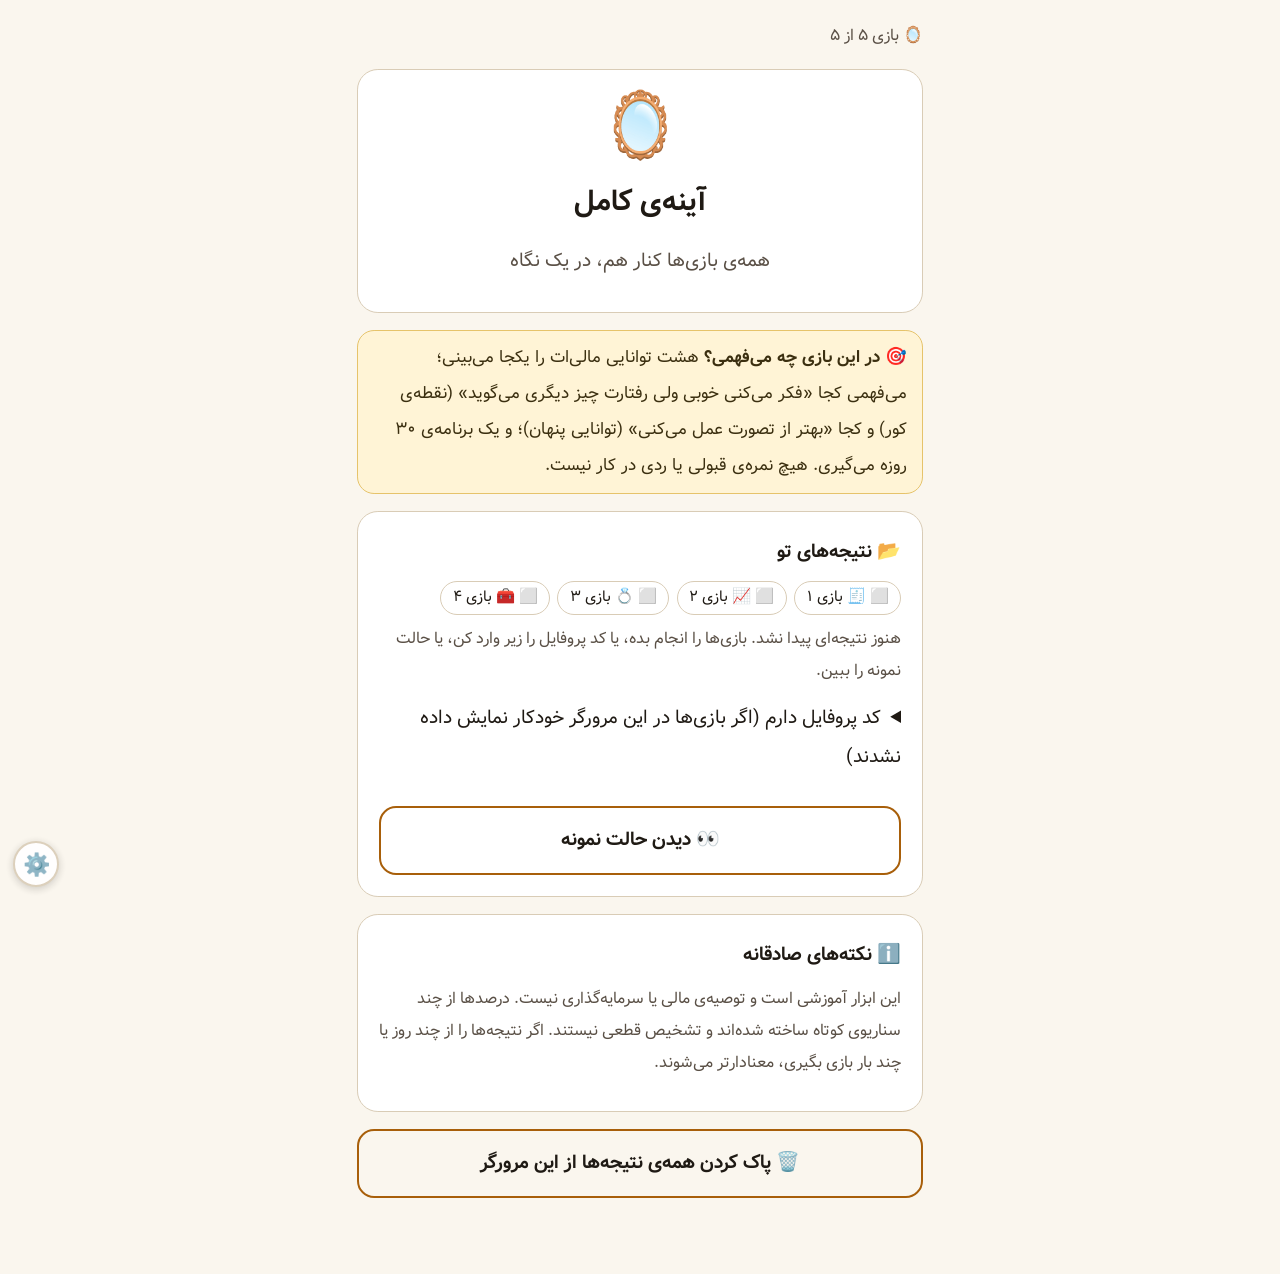
<file: projects/financial-simulation-games/projects/05-game-e-ayeneh-kamel.html>
<!DOCTYPE html>
<html lang="fa" dir="rtl" data-rem>
<head>
<meta charset="utf-8">
<meta name="viewport" content="width=device-width, initial-scale=1, viewport-fit=cover">
<title>آینه‌ی کامل مالی من</title>
<style>
/* فونت وزیرمتن (Vazirmatn، مجوز OFL) فقط با حروف فارسی لازم، داخل فایل */
@font-face{font-family:'VzSub';font-weight:400;src:url(assets/vazirmatn-sub-400.woff2) format('woff2')}
@font-face{font-family:'VzSub';font-weight:700;src:url(assets/vazirmatn-sub-700.woff2) format('woff2')}
:root{--bg:#faf6ee;--card:#fff;--tx:#1f1a14;--mu:#5a5046;--ac:#a85f0a;--bd:#d9ccb6;--bb:#f1e9da;--bad:#b3261e;--good:#1f7a4d;box-sizing:border-box;padding-top:env(safe-area-inset-top,0px);padding-bottom:env(safe-area-inset-bottom,0px)}
@media(prefers-color-scheme:dark){:root:not([data-theme="light"]){--bg:#1d1a16;--card:#2a251f;--tx:#f7f0e4;--mu:#cbbfae;--ac:#e0a040;--bd:#4a4033;--bb:#38302a}}
:root[data-theme="dark"]{--bg:#1d1a16;--card:#2a251f;--tx:#f7f0e4;--mu:#cbbfae;--ac:#e0a040;--bd:#4a4033;--bb:#38302a}
*{box-sizing:border-box}
html{font-size:19px;scroll-padding-top:env(safe-area-inset-top,0px)}
body{margin:0;background:var(--bg);color:var(--tx);font-family:'VzSub',Tahoma,'Segoe UI',sans-serif;font-size:1rem;line-height:2.05;transition:background .8s}
#app{max-width:600px;margin:0 auto;padding:1rem .9rem 4rem}
.top{display:flex;justify-content:space-between;align-items:center;color:var(--mu);font-size:.85rem;gap:.5rem}
.fsz button{min-width:2.3rem;min-height:2.3rem;border:1.5px solid var(--bd);background:var(--card);border-radius:.6rem;font-weight:700}
.card{background:var(--card);border:1.5px solid var(--bd);border-radius:1.1rem;padding:1.1rem;margin:.9rem 0}
.big{font-size:3.4rem;text-align:center;line-height:1.2;animation:pop .5s}
@keyframes pop{from{transform:scale(.9);opacity:0}to{transform:scale(1);opacity:1}}
@keyframes blink{50%{opacity:.4}}
h1{margin:.3rem 0;text-align:center;font-size:1.5rem}
p{margin:.5rem 0}
button{font:inherit;color:inherit;cursor:pointer}
.btn{display:block;width:100%;min-height:3.2rem;padding:.7rem;border-radius:.9rem;border:0;background:var(--ac);color:#fff;font-weight:700;margin-top:.9rem}
.btn:disabled{opacity:.45}
.btn.sec{background:transparent;border:2px solid var(--ac);color:var(--tx)}
.ch{display:block;width:100%;text-align:right;min-height:3.2rem;padding:.7rem .9rem;margin:.55rem 0;border-radius:.9rem;border:2px solid var(--bd);background:var(--card)}
.ch:hover{border-color:var(--ac)}
.ch.on,.hc.on{border-color:var(--ac);background:var(--bb)}
.grid{display:grid;grid-template-columns:1fr 1fr;gap:.6rem}
.hc{border:2px solid var(--bd);border-radius:.9rem;background:var(--card);padding:.6rem .4rem;text-align:center;min-height:3.2rem}
.bb{display:flex;gap:.6rem;align-items:flex-start;margin:.8rem 0;animation:pop .4s}
.bb>span{font-size:1.7rem;line-height:1.5}
.bb small{display:block;font-weight:700;color:var(--mu);font-size:.8rem}
.bb p{margin:0;background:var(--bb);border-radius:.9rem;padding:.4rem .8rem .5rem}
.goal{background:#fff4d6;border:1.5px solid #e6c36a;border-radius:.9rem;padding:.5rem .8rem;margin:.6rem 0;color:#3b2f10;font-size:.92rem}
@media(prefers-color-scheme:dark){:root:not([data-theme="light"]) .goal{background:#3b3017;border-color:#7a6224;color:#f7e9c4}}
:root[data-theme="dark"] .goal{background:#3b3017;border-color:#7a6224;color:#f7e9c4}
.q{border-top:2px dashed var(--bd);margin-top:.9rem;padding-top:.7rem}
.pr{color:var(--ac);font-weight:700}
.rx{border-right:5px solid var(--ac);padding:.2rem .8rem;margin-top:.8rem;animation:pop .4s}
.w{text-align:center;color:var(--mu)}
.sm{font-size:.82rem;color:var(--mu)}
.hint{text-align:center;color:var(--mu);animation:blink 1.6s infinite;margin-top:1rem}
.pg{height:.55rem;border-radius:.3rem;background:var(--bd);margin:.3rem 0 .5rem;overflow:hidden}.pg i{display:block;height:100%;background:var(--ac);transition:width .6s}
.row{display:flex;justify-content:space-between;align-items:center;margin:.5rem 0;gap:.5rem}
.row button{width:2.6rem;height:2.6rem;border-radius:50%;border:2px solid var(--bd);background:var(--card);font-size:1.3rem}
input[type=range]{width:100%;height:2rem;accent-color:var(--ac)}
input[type=text]{width:100%;font:inherit;font-size:1.1rem;padding:.55rem .7rem;border:2px solid var(--bd);border-radius:.7rem;background:var(--card);color:var(--tx)}
.fld{display:block;margin:.8rem 0}.fld .hint2{display:block;color:var(--mu);font-size:.82rem}
.tb{width:100%;border-collapse:collapse;font-size:.9rem}.tb td,.tb th{padding:.3rem .4rem;border-bottom:1px solid var(--bd);text-align:center}
.pos{background:var(--bb);border-radius:.8rem;padding:.4rem .8rem;font-size:.92rem;margin:.5rem 0}
.bad{color:var(--bad);font-weight:700}.ok{color:var(--good);font-weight:700}
.chk{display:flex;gap:.4rem;justify-content:center;font-size:.8rem;color:var(--mu);margin:.2rem 0}
.shimg{width:100%;border-radius:.9rem;border:1.5px solid var(--bd)}
textarea{width:100%;height:9rem;font:inherit;border-radius:.7rem;border:2px solid var(--bd);background:var(--card);color:var(--tx);padding:.5rem}
.ov{position:fixed;inset:0;z-index:9;display:flex;flex-direction:column;align-items:center;justify-content:center;color:var(--tx);animation:fi .4s}
.ov.out{opacity:0;transition:opacity .4s}
.ov h2{margin:.5rem 0 0}.ov p{color:var(--mu);margin:0}
.em{position:relative;width:140px;height:140px;font-size:110px;text-align:center;line-height:140px}
.em span{position:absolute;inset:0}
.em .o{animation:fo 1s .5s forwards}
.em .n{opacity:0;animation:ageup 1s 1.2s forwards}
@keyframes fo{to{opacity:0;transform:scale(.3) rotate(-30deg)}}
@keyframes ageup{0%{opacity:0;transform:scale(.3) rotate(30deg)}70%{opacity:1;transform:scale(1.2)}100%{opacity:1;transform:scale(1)}}
@keyframes fi{from{opacity:0}}
a.btn{text-decoration:none;text-align:center}
@media (prefers-reduced-motion:reduce){.hint{animation:none}}
.rad{width:100%;max-width:380px;display:block;margin:.4rem auto}
.rad text{fill:var(--tx)}
.bx{border-top:1.5px solid var(--bd);padding-top:.5rem;margin-top:.6rem}.bx.off{opacity:.6}
.tg{font-size:.78rem;padding:.1rem .5rem;border-radius:1rem;font-weight:700}
.tg.bl{background:#ffe3c2;color:#6b3200}.tg.hs{background:#d8f0dd;color:#14502f}.tg.eq{background:var(--bb);color:var(--mu)}
.bl2{display:flex;align-items:center;gap:.5rem;font-size:.85rem;margin:.2rem 0}.bl2 span{width:5.2rem;flex:none;color:var(--mu)}.bl2 em{width:3rem;flex:none;font-style:normal;text-align:left}
.tr{position:relative;flex:1;height:.8rem;background:var(--bb);border-radius:.4rem;overflow:hidden}
.tr i{position:absolute;right:0;top:0;bottom:0;display:block;border-radius:.4rem}.tr i.s{background:var(--mu);opacity:.65}.tr i.b{background:var(--ac)}
.tr u{position:absolute;right:70%;top:0;bottom:0;width:2px;background:var(--tx);opacity:.7}
.chs{display:flex;flex-wrap:wrap;gap:.4rem;margin:.5rem 0}.chp{font-size:.8rem;border:1.5px solid var(--bd);border-radius:1rem;padding:0 .6rem}.chp.on{background:var(--bb);border-color:var(--ac)}
.gl.off{opacity:.6}
.pl{display:flex;gap:.6rem;align-items:flex-start;margin:.6rem 0}.pl input{width:1.4rem;height:1.4rem;margin-top:.6rem;accent-color:var(--ac)}
summary{cursor:pointer;margin:.6rem 0}
</style>
<script src="assets/ui.js"></script>
</head>
<body>
<div id="app"></div>
<script>
var PD='۰۱۲۳۴۵۶۷۸۹';
function fa(n){return String(n).replace(/\d/g,function(d){return PD[d]})}
function dig(s){return String(s).replace(/[۰-۹]/g,function(c){return PD.indexOf(c)}).replace(/[٠-٩]/g,function(c){return '٠١٢٣٤٥٦٧٨٩'.indexOf(c)})}
function esc(s){return String(s).replace(/[&<>"]/g,function(c){return {'&':'&amp;','<':'&lt;','>':'&gt;','"':'&quot;'}[c]})}
function lsGet(k){try{return JSON.parse(localStorage.getItem(k))}catch(e){return null}}
function lsSet(k,v){try{localStorage.setItem(k,JSON.stringify(v))}catch(e){}}
function fsz(d){var v=Math.max(17,Math.min(26,(parseInt(localStorage.getItem('fc_fs'))||19)+d));document.documentElement.style.fontSize=v+'px';try{localStorage.setItem('fc_fs',v)}catch(e){}}
try{var f0=parseInt(localStorage.getItem('fc_fs'));if(f0)document.documentElement.style.fontSize=f0+'px'}catch(e){}
function g2j(gy,gm,gd){var gdm=[0,31,59,90,120,151,181,212,243,273,304,334];var gy2=gm>2?gy+1:gy;var days=355666+365*gy+Math.floor((gy2+3)/4)-Math.floor((gy2+99)/100)+Math.floor((gy2+399)/400)+gd+gdm[gm-1];var jy=-1595+33*Math.floor(days/12053);days%=12053;jy+=4*Math.floor(days/1461);days%=1461;if(days>365){jy+=Math.floor((days-1)/365);days=(days-1)%365}var jm=days<186?1+Math.floor(days/31):7+Math.floor((days-186)/30);var jd=1+(days<186?days%31:(days-186)%30);return [jy,jm,jd]}
var MN=['فروردین','اردیبهشت','خرداد','تیر','مرداد','شهریور','مهر','آبان','آذر','دی','بهمن','اسفند'];
function jdate(t){var d=new Date(t),j=g2j(d.getFullYear(),d.getMonth()+1,d.getDate());return fa(j[2])+' '+MN[j[1]-1]+' '+fa(j[0])}

/* محورها: هر بازی دو محور */
var AX=[
{id:'cf',g:'a',n:'نظم جریان نقد',e:'💵',w:'دخل و خرج را می‌بینی و مهارش می‌کنی',tip:'بازی ۱'},
{id:'rs',g:'a',n:'تاب‌آوری ماه‌های سخت',e:'🛟',w:'برای روز بد ذخیره و برنامه داری',tip:'بازی ۱'},
{id:'hd',g:'b',n:'استقلال از هیجان جمع',e:'🧍',w:'در بازار داغ دنبال جمعیت نمی‌روی',tip:'بازی ۲'},
{id:'cm',g:'b',n:'آرامش در افت',e:'🌊',w:'وقتی قیمت می‌ریزد سرد تصمیم می‌گیری',tip:'بازی ۲'},
{id:'cl',g:'c',n:'شفافیت هزینه',e:'🔍',w:'هزینه‌ی واقعی هدف بزرگ را می‌دانی',tip:'بازی ۳'},
{id:'sh',g:'c',n:'سپر و برنامه‌ی هدف',e:'🛡️',w:'برای هدف بزرگ برنامه‌ی ماه‌به‌ماه داری',tip:'بازی ۳'},
{id:'hz',g:'d',n:'جور کردن پول با زمان',e:'⏳',w:'پول هر کار را بر اساس زمان لازمش جدا می‌کنی',tip:'بازی ۴'},
{id:'sy',g:'d',n:'قانون به‌جای حال‌وهوا',e:'📋',w:'با قانون از پیش نوشته تصمیم می‌گیری',tip:'بازی ۴'}];
var GM={a:{k:'fc_game_a',t:'🧾 بازی ۱ · پنج سال یک حقوق',f:function(r){return [[r.selfCf,r.cf],[null,r.rs]]}},
b:{k:'fc_game_b',t:'📈 بازی ۲ · بازار در ذهن من',f:function(r){return [[r.selfHd,r.hd],[r.selfCm,r.cm]]}},
c:{k:'fc_game_c',t:'💍 بازی ۳ · همه‌چیز تا عروسی',f:function(r){return [[r.selfCl,r.cl],[r.selfSh,r.sh]]}},
d:{k:'fc_game_d',t:'🧰 بازی ۴ · کارگاه سیستم من',f:function(r){return [[r.selfHz,r.hz],[r.selfCm,r.cm!=null&&r.sy!=null?Math.round((r.cm+r.sy)/2):r.sy]]}}};
var GL=['a','b','c','d'];
var DATA={},DEMO=false;
function num(x){return typeof x=='number'&&isFinite(x)?Math.max(0,Math.min(100,Math.round(x))):null}
function load(){DATA={};var imp=lsGet('fc_dash_data')||{};GL.forEach(function(g){var r=lsGet(GM[g].k)||imp[g];if(r&&typeof r=='object')DATA[g]=r});var s=lsGet('fc_game_s')||imp.s;if(s&&typeof s=='object')DATA.s=s}
function demoData(){return {a:{cf:72,rs:48,selfCf:85},b:{hd:41,cm:66,selfHd:70,selfCm:45},c:{cl:55,sh:38,selfCl:50,selfSh:75},d:{hz:80,sy:58,selfHz:60,cm:62,selfCm:40},s:{a:35,w:70,s:45,v:55}}}
function vals(){var src=DEMO?demoData():DATA,out=[];AX.forEach(function(a){out.push({a:a,b:null,s:null})});GL.forEach(function(g,gi){var r=src[g];if(!r)return;var p;try{p=GM[g].f(r)}catch(e){return}for(var j=0;j<2;j++){var o=out[gi*2+j];o.s=num(p[j][0]);o.b=num(p[j][1])}});return out}
function importCodes(txt){var n=0,imp=lsGet('fc_dash_data')||{};String(txt).split(/[\s,\n]+/).forEach(function(c){c=c.trim();if(!c)return;var o=null;try{o=JSON.parse(decodeURIComponent(escape(atob(c))))}catch(e){try{o=JSON.parse(c)}catch(e2){}}
 if(o&&typeof o=='object'&&GL.indexOf(o.g)>=0){var g=o.g;delete o.g;delete o.v;imp[g]=o;n++}else if(o&&o.g=='s'){delete o.g;delete o.v;imp.s=o;n++}});
 lsSet('fc_dash_data',imp);load();return n}
function haveCount(){return GL.filter(function(g){return DATA[g]}).length}
function avgB(v){var a=v.filter(function(x){return x.b!=null});return a.length?Math.round(a.reduce(function(s,x){return s+x.b},0)/a.length):null}

/* تاریخچه */
function hist(){return lsGet('fc_dash_hist')||[]}
function snap(v){if(DEMO)return;var b=avgB(v);if(b==null)return;var h=hist(),last=h[h.length-1],key=JSON.stringify(v.map(function(x){return x.b}));if(last&&last.key==key)return;h.push({t:Date.now(),avg:b,key:key,v:v.map(function(x){return x.b})});lsSet('fc_dash_hist',h.slice(-6))}

/* رادار */
function pt(i,r,R,cx,cy){var a=-Math.PI/2+i*2*Math.PI/8;return [cx+Math.cos(a)*R*r/100,cy+Math.sin(a)*R*r/100]}
function radar(v,forCanvas){var W=340,cx=170,cy=170,R=105,s='<svg viewBox="0 0 340 340" class="rad" role="img" aria-label="نمودار راداری هشت محور">';
 [25,50,75,100].forEach(function(l){var p=[];for(var i=0;i<8;i++)p.push(pt(i,l,R,cx,cy).join(','));s+='<polygon points="'+p.join(' ')+'" fill="none" stroke="var(--bd)" stroke-width="'+(l==70||l==75?1.5:1)+'"/>'});
 for(var i=0;i<8;i++){var e=pt(i,100,R,cx,cy);s+='<line x1="'+cx+'" y1="'+cy+'" x2="'+e[0]+'" y2="'+e[1]+'" stroke="var(--bd)"/>';var l=pt(i,128,R,cx,cy);s+='<text x="'+l[0]+'" y="'+(l[1]+7)+'" text-anchor="middle" font-size="22">'+AX[i].e+'</text>'}
 var sp=[],bp=[];v.forEach(function(x,i){sp.push(pt(i,x.s==null?0:x.s,R,cx,cy).join(','));bp.push(pt(i,x.b==null?0:x.b,R,cx,cy).join(','))});
 if(v.some(function(x){return x.s!=null}))s+='<polygon points="'+sp.join(' ')+'" fill="none" stroke="var(--mu)" stroke-width="2.5" stroke-dasharray="6 5"/>';
 s+='<polygon points="'+bp.join(' ')+'" fill="var(--ac)" fill-opacity=".28" stroke="var(--ac)" stroke-width="3"/>';
 v.forEach(function(x,i){if(x.b!=null){var p=pt(i,x.b,R,cx,cy);s+='<circle cx="'+p[0]+'" cy="'+p[1]+'" r="5" fill="var(--ac)"/>'}});
 return s+'</svg>'}

function bars(v){return v.map(function(x){var a=x.a;if(x.b==null)return '<div class="bx off"><b>'+a.e+' '+a.n+'</b><div class="sm">هنوز اندازه‌گیری نشده — '+a.tip+' را بازی کن.</div></div>';
 var gap=x.s==null?null:x.s-x.b,tag='';
 if(gap!=null){if(gap>=15)tag='<span class="tg bl">نقطه‌ی کور</span>';else if(gap<=-15)tag='<span class="tg hs">توانایی پنهان</span>';else tag='<span class="tg eq">تصور ≈ رفتار</span>'}
 return '<div class="bx"><b>'+a.e+' '+a.n+'</b> '+tag+'<div class="sm">'+a.w+'</div>'+
 (x.s!=null?'<div class="bl2"><span>تصور من</span><div class="tr"><i class="s" style="width:'+x.s+'%"></i><u></u></div><em>'+fa(x.s)+'٪</em></div>':'')+
 '<div class="bl2"><span>رفتار من</span><div class="tr"><i class="b" style="width:'+x.b+'%"></i><u></u></div><em>'+fa(x.b)+'٪</em></div></div>'}).join('')}

/* صدای ریشه */
var VN={a:['اجتناب از پول','🙈'],w:['پرستش پول','✨'],s:['منزلت با پول','👑'],v:['هوشیاری نسبت به پول','🔎']};
var VH={a:'وقتی پول سخت می‌شود احتمالاً دورش را خط می‌کشی؛ این می‌تواند باعث شود نظم دخل‌وخرج یا آمادگی روز بد عقب بیفتد.',w:'وقتی فکر می‌کنی «با پول بیشتر همه‌چیز حل می‌شود» ممکن است تصمیم‌ها هیجانی‌تر شوند، مثلاً دنبال بازار داغ رفتن.',s:'وقتی ارزشت را با پولت می‌سنجی ممکن است برای چشم دیگران خرج کنی؛ این به شفافیت هزینه و برنامه‌ی هدف ضربه می‌زند.',v:'نگرانی و هوشیاری بالا اگر از حد بگذرد ممکن است در افت قیمت‌ها آرامشت را بگیرد، هرچند معمولاً کمک به برنامه‌ریزی هم می‌کند.'};
function root(){var s=(DEMO?demoData():DATA).s;if(!s)return '<div class="card"><b>🎙️ صدای ریشه‌ای</b><p class="sm">برای دیدن ارتباط الگوهایت با «صدای پولی» ذهنت، بازی «اسکریپت‌های پولی» را بازی کن؛ بعد از آن اینجا فرضیه‌ها ظاهر می‌شوند. (اگر نسخه‌ای از آن بازی نتیجه را نمی‌نویسد، این بخش خالی می‌ماند.)</p></div>';
 var k=['a','w','s','v'].sort(function(x,y){return (s[y]||0)-(s[x]||0)})[0];
 var h='<div class="card"><b>🎙️ صدای ریشه‌ای</b><p>قوی‌ترین صدای تو در بازی اسکریپت‌های پولی: <span class="pr">'+VN[k][1]+' '+VN[k][0]+'</span> ('+fa(s[k])+'٪)</p>';
 h+='<p class="pos">'+VH[k]+'</p><p class="sm">این یک <b>فرضیه</b> است نه حکم. اگر با زندگی‌ات جور درمی‌آید، همان را با نمودارهای بالا مقایسه کن؛ اگر نه، کنارش بگذار.</p>';
 return h+'</div>'}

/* برنامه ۳۰ روزه */
var ACT={cf:['۷ روز، هر خرج را همان لحظه در یادداشت گوشی بنویس.','اول ماه یک سقف برای «خرج‌های دلبخواهی» تعیین کن.','پایان هر هفته ۵ دقیقه مرور کن: کجا از برنامه جلو زدم؟'],
rs:['مبلغ یک ماه خرج ضروری را حساب کن و بنویس.','هر بار که پول به دستت می‌رسد، همان روز مبلغ کوچکی (حتی ۵٪) کنار بگذار.','یک «حساب جدا برای روز بد» باز کن که کارتش دم دست نباشد.'],
hd:['قبل از هر خرید سرمایه‌ای ۲۴ ساعت صبر کن و دلیلت را بنویس.','هر وقت همه از یک چیز حرف می‌زنند، از خودت بپرس: «اگر کسی نمی‌گفت، باز هم می‌خریدم؟»','فهرستی از «دلیل‌های خوب خرید» خودت بنویس که با حرف دیگران ربطی نداشته باشد.'],
cm:['از قبل بنویس: «اگر دارایی‌ام ۲۰٪ افت کرد، من کاری نمی‌کنم مگر ...».','در افت قیمت‌ها ۴۸ ساعت بدون فروش بمان و بعد تصمیم بگیر.','فقط پولی را سرمایه‌گذاری کن که تا چند سال لازمش نداری.'],
cl:['برای هدف بزرگ‌ات هزینه‌ها را در ۵ ردیف بنویس و قیمت روز هر کدام را پیدا کن.','یک ردیف «بقیه‌ی خرج‌های ریز» با ۱۰ تا ۲۰٪ اضافه بگذار.','هزینه‌ها را با تورم سال بعد دوباره حساب کن، نه فقط امروز.'],
sh:['هدف را به ماه تقسیم کن: مبلغ کل ÷ تعداد ماه‌ها.','یک تاریخ و یک مبلغ ثابت برای پس‌انداز ماهانه انتخاب کن.','اگر ماهی نتوانستی، جبرانش را همان ماه بعد در برنامه بنویس، نه اینکه رهایش کنی.'],
hz:['پول‌هایت را در سه جعبه بنویس: کمتر از ۱ سال / ۱ تا ۵ سال / بیشتر از ۵ سال.','پولی که ظرف یک سال لازم است را جدا از سرمایه‌گذاری بلندمدت نگه دار.','برای هر پول یک «تاریخ مصرف» بنویس.'],
sy:['۳ قانون کوتاه بنویس («اگر ... آنگاه ...») و جایی ببین که ببینی‌شان.','قبل از تصمیم بزرگ مالی، قانون‌ها را بلند بخوان.','ماهی یک بار قانون‌ها را با آنچه واقعاً کردی مقایسه کن.']};
function pickPlan(v){var k=v.filter(function(x){return x.b!=null}).sort(function(a,b){return a.b-b.b}).slice(0,2);if(!k.length)return [];var o=[];
 if(k.length==1){ACT[k[0].a.id].forEach(function(t){o.push({ax:k[0].a.id,t:t})});return o.slice(0,3)}
 o.push({ax:k[0].a.id,t:ACT[k[0].a.id][0]},{ax:k[0].a.id,t:ACT[k[0].a.id][1]},{ax:k[1].a.id,t:ACT[k[1].a.id][0]});return o}
function axN(id){for(var i=0;i<AX.length;i++)if(AX[i].id==id)return AX[i].e+' '+AX[i].n;return id}
function planHTML(v){var p=pickPlan(v);if(!p.length)return '<p class="sm">بعد از انجام حداقل یک بازی، برنامه‌ی سی‌روزه‌ات اینجا ساخته می‌شود.</p>';
 var saved=lsGet('fc_dash_plan'),h='<p>۳ کار کوچک، فقط برای دو محوری که الان بیشترین جا برای رشد دارند:</p>';
 p.forEach(function(x,i){var on=saved&&saved.done&&saved.done[i];h+='<label class="pl"><input type="checkbox" '+(on?'checked':'')+' onchange="tick('+i+',this.checked)"><span><b>'+axN(x.ax)+'</b><br>'+esc(x.t)+'</span></label>'});
 var d=saved&&saved.start?saved.start:null;
 h+=d?'<p class="pos">شروع: '+jdate(d)+' · بازآزمایی پیشنهادی: <b>'+jdate(d+30*864e5)+'</b>. آن روز همین بازی‌ها را دوباره انجام بده و داشبورد را با قبل مقایسه کن.</p>':'<button class="btn" onclick="startPlan()">▶️ شروع برنامه‌ی ۳۰ روزه</button>';
 return h}
function startPlan(){var p=lsGet('fc_dash_plan')||{};p.start=Date.now();p.done=p.done||{};lsSet('fc_dash_plan',p);render()}
function tick(i,c){var p=lsGet('fc_dash_plan')||{start:null,done:{}};p.done=p.done||{};p.done[i]=c;lsSet('fc_dash_plan',p)}

/* اشتراک */
function summary(v){var parts=[];var s=v.filter(function(x){return x.b!=null}),bl=v.filter(function(x){return x.s!=null&&x.b!=null&&x.s-x.b>=15}),hs=v.filter(function(x){return x.s!=null&&x.b!=null&&x.s-x.b<=-15});
 var t='🪞 آینه‌ی کامل مالی من\n';s.forEach(function(x){t+=x.a.e+' '+x.a.n+': '+fa(x.b)+'٪\n'});
 if(bl.length)t+='\n🔸 نقطه‌ی کور: '+bl.map(function(x){return x.a.n}).join('، ');
 if(hs.length)t+='\n💪 توانایی پنهان: '+hs.map(function(x){return x.a.n}).join('، ');
 return t+'\n\nآموزشی است، توصیه‌ی مالی نیست. — شهر ابزار مالی'}
function cardCanvas(v){var c=document.createElement('canvas');c.width=1080;c.height=1350;var x=c.getContext('2d');x.fillStyle='#faf6ee';x.fillRect(0,0,1080,1350);x.direction='rtl';x.textAlign='center';
 x.fillStyle='#1f1a14';x.font='bold 54px VzSub,Tahoma,sans-serif';x.fillText('🪞 آینه‌ی کامل مالی من',540,110);
 var cx=540,cy=500,R=290;function P(i,r){var a=-Math.PI/2+i*Math.PI/4;return [cx+Math.cos(a)*R*r/100,cy+Math.sin(a)*R*r/100]}
 x.strokeStyle='#d9ccb6';x.lineWidth=2;[25,50,75,100].forEach(function(l){x.beginPath();for(var i=0;i<8;i++){var p=P(i,l);i?x.lineTo(p[0],p[1]):x.moveTo(p[0],p[1])}x.closePath();x.stroke()});
 for(var i=0;i<8;i++){var e=P(i,100);x.beginPath();x.moveTo(cx,cy);x.lineTo(e[0],e[1]);x.stroke();var l=P(i,122);x.font='46px sans-serif';x.fillStyle='#1f1a14';x.fillText(AX[i].e,l[0],l[1]+16)}
 if(v.some(function(q){return q.s!=null})){x.setLineDash([16,12]);x.strokeStyle='#5a5046';x.lineWidth=5;x.beginPath();v.forEach(function(q,i){var p=P(i,q.s==null?0:q.s);i?x.lineTo(p[0],p[1]):x.moveTo(p[0],p[1])});x.closePath();x.stroke();x.setLineDash([])}
 x.beginPath();v.forEach(function(q,i){var p=P(i,q.b==null?0:q.b);i?x.lineTo(p[0],p[1]):x.moveTo(p[0],p[1])});x.closePath();x.fillStyle='rgba(168,95,10,.3)';x.fill();x.strokeStyle='#a85f0a';x.lineWidth=6;x.stroke();
 x.fillStyle='#5a5046';x.font='32px VzSub,Tahoma,sans-serif';x.fillText('خط پُر = رفتار من    خط‌چین = تصور من',540,880);
 var y=950;x.font='bold 36px VzSub,Tahoma,sans-serif';x.fillStyle='#1f1a14';
 var bl=v.filter(function(q){return q.s!=null&&q.b!=null&&q.s-q.b>=15}),hs=v.filter(function(q){return q.s!=null&&q.b!=null&&q.s-q.b<=-15});
 if(bl.length){x.fillText('🔸 نقطه‌ی کور: '+bl.slice(0,2).map(function(q){return q.a.n}).join('، '),540,y);y+=62}
 if(hs.length){x.fillText('💪 توانایی پنهان: '+hs.slice(0,2).map(function(q){return q.a.n}).join('، '),540,y);y+=62}
 var b=avgB(v);if(b!=null){x.fillText('میانگین رفتار: '+fa(b)+'٪',540,y);y+=62}
 x.fillStyle='#5a5046';x.font='28px VzSub,Tahoma,sans-serif';x.fillText('آموزشی است، توصیه‌ی مالی نیست · شهر ابزار مالی',540,1290);return c}
function msg(t){var e=document.getElementById('msg');if(e){e.textContent=t;e.style.display='block'}}
function shNative(){var v=vals(),t=summary(v),c=cardCanvas(v);c.toBlob(function(b){try{var f=new File([b],'my-financial-mirror.png',{type:'image/png'});if(navigator.canShare&&navigator.canShare({files:[f]}))navigator.share({files:[f],text:t}).catch(function(){});else if(navigator.share)navigator.share({text:t}).catch(function(){});else msg('مرورگر منوی اشتراک را ندارد؛ تصویر را ذخیره کن و در برنامه‌ات بفرست.')}catch(e){msg('ارسال مستقیم ممکن نشد؛ تصویر را ذخیره کن.')}})}
function shDl(){var c=cardCanvas(vals());var a=document.createElement('a');a.download='my-financial-mirror.png';a.href=c.toDataURL('image/png');document.body.appendChild(a);a.click();a.remove();msg('تصویر ذخیره شد ✅')}
function pageUrl(){return /^https?:/.test(location.href)?location.href.split('#')[0]:''}
function shCopy(){var t=summary(vals()),fb=function(){var e=document.getElementById('cpa');e.innerHTML='<textarea id="cpt" readonly></textarea>';var a=document.getElementById('cpt');a.value=t;a.select();msg('متن را انتخاب کن و کپی کن.')};try{if(navigator.clipboard&&navigator.clipboard.writeText)navigator.clipboard.writeText(t).then(function(){msg('کپی شد ✅')},fb);else fb()}catch(e){fb()}}
function doImport(){var n=importCodes(document.getElementById('codes').value);msg(n?fa(n)+' نتیجه وارد شد ✅':'کد معتبری پیدا نشد. کد را کامل از انتهای بازی کپی کن.');if(n)setTimeout(render,600)}
function toggleDemo(){DEMO=!DEMO;render()}
function clearAll(){if(!confirm('همه‌ی نتیجه‌های ذخیره‌شده‌ی بازی‌ها و داشبورد پاک شود؟'))return;try{Object.keys(localStorage).filter(function(k){return /^fc_(game|dash)/.test(k)}).forEach(function(k){localStorage.removeItem(k)})}catch(e){}DATA={};DEMO=false;render()}

function gallery(v){var src=DEMO?demoData():DATA;return GL.map(function(g,gi){var r=src[g];var a=v[gi*2],b=v[gi*2+1];
 if(!r)return '<div class="card gl off"><b>'+GM[g].t+'</b><p class="sm">هنوز انجام نشده. با انجام آن، دو محور از هشت محور کامل می‌شود.</p></div>';
 function mini(x){return '<div class="bl2"><span>'+x.a.n+'</span><div class="tr"><i class="b" style="width:'+(x.b||0)+'%"></i></div><em>'+(x.b==null?'—':fa(x.b)+'٪')+'</em></div>'}
 return '<div class="card gl"><b>'+GM[g].t+'</b>'+mini(a)+mini(b)+'</div>'}).join('')}

function render(){load();var v=vals();snap(v);var n=DEMO?4:haveCount(),b=avgB(v),h=hist(),app=document.getElementById('app');
 var delta='';if(!DEMO&&h.length>=2){var d=h[h.length-1].avg-h[h.length-2].avg;delta='<p class="sm w">نسبت به نتیجه‌ی قبلی ('+jdate(h[h.length-2].t)+'): '+(d>0?'<span class="ok">▲ '+fa(d)+' واحد بهتر</span>':d<0?'<span class="bad">▼ '+fa(-d)+' واحد پایین‌تر</span>':'بدون تغییر')+'</p>'}
 var chips=GL.map(function(g){var ok=DEMO||DATA[g];return '<span class="chp '+(ok?'on':'')+'">'+(ok?'✅':'⬜')+' '+GM[g].t.split('·')[0]+'</span>'}).join('');
 app.innerHTML='<div class="top"><span>🪞 بازی ۵ از ۵</span><span class="fsz"></span></div>'+
 '<div class="card"><div class="big">🪞</div><h1>آینه‌ی کامل</h1><p class="w">همه‌ی بازی‌ها کنار هم، در یک نگاه</p>'+(DEMO?'<p class="pos">حالت نمونه: داده‌های زیر ساختگی‌اند، فقط برای دیدن شکل داشبورد.</p>':'')+'</div>'+
 '<div class="goal">🎯 <b>در این بازی چه می‌فهمی؟</b> هشت توانایی مالی‌ات را یکجا می‌بینی؛ می‌فهمی کجا «فکر می‌کنی خوبی ولی رفتارت چیز دیگری می‌گوید» (نقطه‌ی کور) و کجا «بهتر از تصورت عمل می‌کنی» (توانایی پنهان)؛ و یک برنامه‌ی ۳۰ روزه می‌گیری. هیچ نمره‌ی قبولی یا ردی در کار نیست.</div>'+
 '<div class="card"><b>📂 نتیجه‌های تو</b><div class="chs">'+chips+'</div><p class="sm">'+(n?fa(n)+' بازی از ۴ بازی انجام شده است.':'هنوز نتیجه‌ای پیدا نشد. بازی‌ها را انجام بده، یا کد پروفایل را زیر وارد کن، یا حالت نمونه را ببین.')+'</p>'+
 '<details><summary>کد پروفایل دارم (اگر بازی‌ها در این مرورگر خودکار نمایش داده نشدند)</summary><p class="sm">در پایان هر بازی «کد پروفایل» را کپی کن و اینجا بچسبان؛ هر کد در یک خط. فعلاً بازی ۴ کد نشان می‌دهد؛ نسخه‌های قبلی با هم‌خانه بودن در یک مرورگر خودکار می‌خوانند.</p><textarea id="codes" placeholder="کدها را اینجا بچسبان"></textarea><button class="btn sec" onclick="doImport()">وارد کردن</button></details>'+
 '<button class="btn sec" onclick="toggleDemo()">'+(DEMO?'↩ برگشت به نتیجه‌ی واقعی من':'👀 دیدن حالت نمونه')+'</button><p id="msg" class="pos" style="display:none"></p></div>'+
 (b==null&&!DEMO?'':
 '<div class="card"><b>🕸️ رادار هشت‌گانه</b>'+radar(v)+'<div class="chk"><span>▬ رفتار من</span><span>┅ تصور من</span></div><p class="sm w">هر چه نقطه از مرکز دورتر، آن توانایی در رفتارت قوی‌تر دیده شده است. میانگین رفتار: <b>'+fa(b)+'٪</b></p>'+delta+'</div>'+
 '<div class="card"><b>📊 تصور در برابر رفتار</b><p class="sm">خط عمودی روی نوار = هدف آموزشی ۷۰٪ (یک راهنمای ساده، نه استاندارد علمی). «نقطه‌ی کور» یعنی تصورت از رفتارت حداقل ۱۵ واحد بالاتر بوده؛ «توانایی پنهان» یعنی رفتارت حداقل ۱۵ واحد بهتر از تصورت بوده.</p>'+bars(v)+'</div>'+
 '<div class="card"><b>🖼️ گالری بازی‌ها</b></div>'+gallery(v)+root()+
 '<div class="card"><b>🗓️ برنامه‌ی ۳۰ روزه</b>'+planHTML(v)+'</div>'+
 '<div class="card"><b>📤 اشتراک‌گذاری</b><p class="sm">فقط درصدها و برچسب‌ها در تصویر هست؛ بدون اسم و بدون مبلغ.</p>'+
 '<button class="btn" onclick="shNative()">📲 ارسال تصویر (منوی گوشی)</button>'+
 '<a class="btn sec" target="_blank" rel="noopener" href="https://t.me/share/url?url='+encodeURIComponent(pageUrl()||' ')+'&text='+encodeURIComponent(summary(v))+'">✈️ تلگرام (متن)</a>'+
 '<a class="btn sec" target="_blank" rel="noopener" href="https://wa.me/?text='+encodeURIComponent(summary(v)+(pageUrl()?'\n'+pageUrl():''))+'">💬 واتس‌اپ (متن)</a>'+
 '<button class="btn sec" onclick="shDl()">⬇️ ذخیره‌ی تصویر</button><button class="btn sec" onclick="shCopy()">📋 کپی متن</button><div id="cpa"></div>'+
 '<p class="sm">برای بله، ایتا، روبیکا و ... تصویر را ذخیره کن و از داخل خود برنامه بفرست؛ دکمه‌ی مستقیم آن‌ها را راستی‌آزمایی نکرده‌ایم.</p></div>')+
 '<div class="card"><b>ℹ️ نکته‌های صادقانه</b><p class="sm">این ابزار آموزشی است و توصیه‌ی مالی یا سرمایه‌گذاری نیست. درصدها از چند سناریوی کوتاه ساخته شده‌اند و تشخیص قطعی نیستند. اگر نتیجه‌ها را از چند روز یا چند بار بازی بگیری، معنادارتر می‌شوند.</p></div>'+
 '<button class="btn sec" onclick="clearAll()">🗑️ پاک کردن همه‌ی نتیجه‌ها از این مرورگر</button>';
 window.scrollTo({top:0})}
render();

</script>
</body>
</html>
</file>
